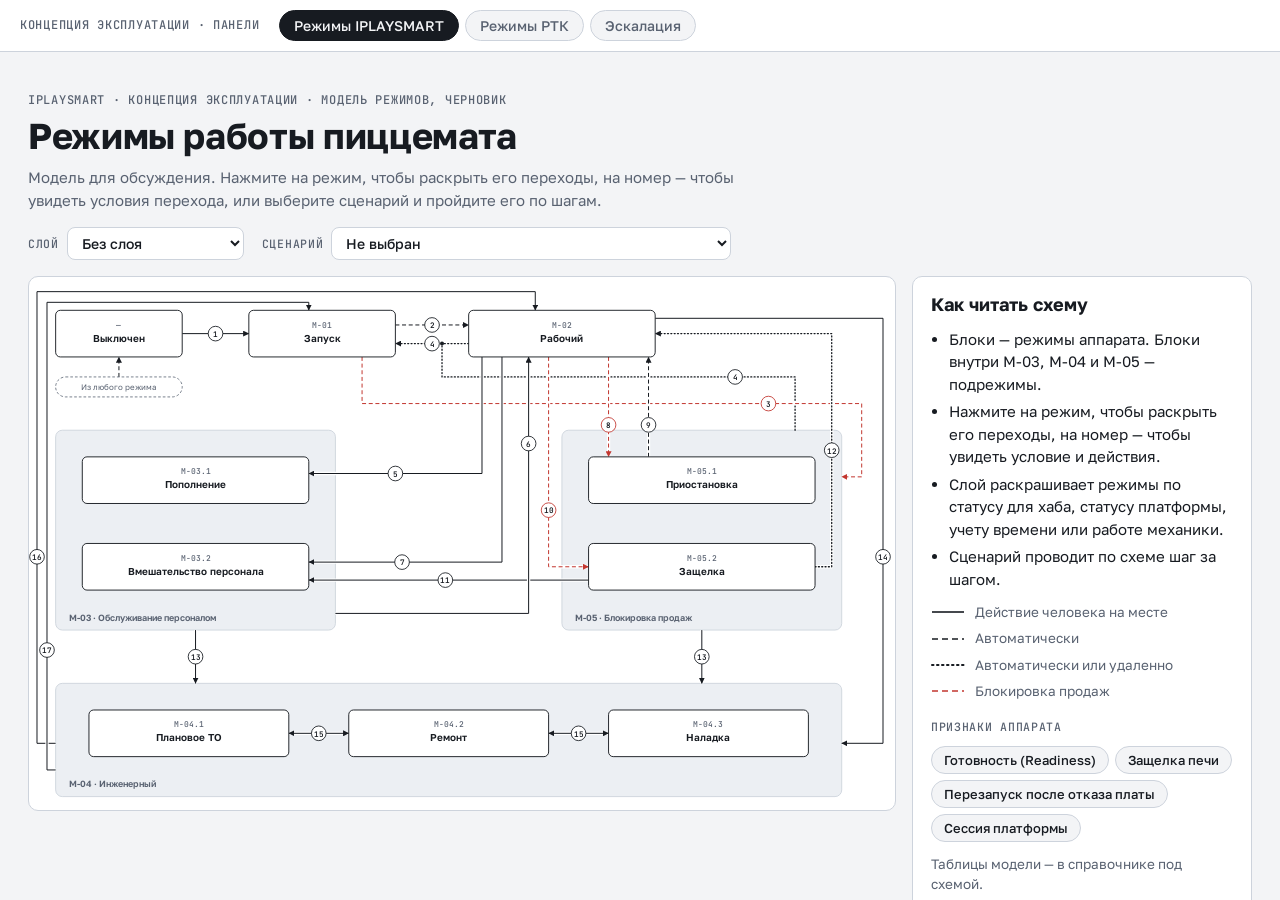
<file: index.html>
<!doctype html>
<html lang="ru">
<head>
<meta charset="utf-8">
<meta name="viewport" content="width=device-width, initial-scale=1">
<title>Концепция эксплуатации: панели</title>
<link rel="preconnect" href="https://fonts.googleapis.com">
<link rel="preconnect" href="https://fonts.gstatic.com" crossorigin>
<link rel="stylesheet" href="https://fonts.googleapis.com/css2?family=Golos+Text:wght@400;500;600;700&family=JetBrains+Mono:wght@400;500;600&display=swap">
<style>
:root{--bg:#f3f4f6;--surface:#ffffff;--fg:#171b21;--muted:#596271;--line:#cdd3dc;--sel:#e6eaf0;--font-body:"Golos Text",system-ui,-apple-system,"Segoe UI",Roboto,Arial,sans-serif;--font-mono:"JetBrains Mono",ui-monospace,Menlo,Consolas,monospace}
@media (prefers-color-scheme: dark){:root:not([data-theme="light"]){--bg:#111317;--surface:#191c21;--fg:#e6e9ed;--muted:#9aa3af;--line:#343a44;--sel:#232830;color-scheme:dark}}
:root[data-theme="dark"]{--bg:#111317;--surface:#191c21;--fg:#e6e9ed;--muted:#9aa3af;--line:#343a44;--sel:#232830;color-scheme:dark}
html,body{margin:0;height:100%}
body{background:var(--bg);color:var(--fg);font:15px/1.5 var(--font-body);display:flex;flex-direction:column}
.bar{display:flex;flex-wrap:wrap;align-items:center;gap:8px 20px;padding:10px 20px;background:var(--surface);border-bottom:1px solid var(--line)}
.bar .t{font:500 12px/1.4 var(--font-mono);letter-spacing:.06em;text-transform:uppercase;color:var(--muted)}
.tabs{display:flex;flex-wrap:wrap;gap:6px}
.tabs button{font:500 14px var(--font-body);padding:6px 14px;border:1px solid var(--line);border-radius:999px;background:var(--bg);color:var(--muted);cursor:pointer}
.tabs button[aria-selected="true"]{background:var(--fg);color:var(--bg);border-color:var(--fg)}
.tabs button:focus-visible{outline:2px solid var(--fg);outline-offset:2px}
main{flex:1;min-height:0;position:relative}
iframe{position:absolute;inset:0;width:100%;height:100%;border:0;background:var(--bg)}
[hidden]{display:none!important}
</style>
</head>
<body>
<div class="bar">
  <span class="t">Концепция эксплуатации · панели</span>
  <div class="tabs" role="tablist" aria-label="Панели">
    <button type="button" role="tab" data-p="ips" aria-selected="true">Режимы IPLAYSMART</button>
    <button type="button" role="tab" data-p="rtk" aria-selected="false">Режимы РТК</button>
    <button type="button" role="tab" data-p="esc" aria-selected="false">Эскалация</button>
  </div>
</div>
<main id="frames"></main>
<script type="application/json" id="pages">{"ips":"<!doctype html>\n<html lang=\"ru\">\n<head>\n<meta charset=\"utf-8\">\n<meta name=\"viewport\" content=\"width=device-width, initial-scale=1\">\n<title>Режимы пиццемата IPLAYSMART<\/title>\n<link rel=\"preconnect\" href=\"https://fonts.googleapis.com\">\n<link rel=\"preconnect\" href=\"https://fonts.gstatic.com\" crossorigin>\n<link rel=\"stylesheet\" href=\"https://fonts.googleapis.com/css2?family=Golos+Text:wght@400;500;600;700&family=JetBrains+Mono:wght@400;500;600&display=swap\">\n<style>/* Схема-лист: шапка с навигацией, панель управления, диаграмма во всю ширину, карточка выделения, справочные разделы */\n:root{\n  --bg:#f3f4f6; --surface:#ffffff; --fg:#171b21; --muted:#596271; --line:#cdd3dc; --comp:#eceff3; --sel:#e6eaf0;\n  --ok:#2e8049; --ok-bg:#e1f1e6;\n  --part:#a86e14; --part-bg:#f8edd4;\n  --pause:#3a66b8; --pause-bg:#e3ebfa;\n  --off:#b0413f; --off-bg:#f6e2e1;\n  --none:#768090; --none-bg:#e7eaee;\n  --danger:#c2362f;\n  --font-body:\"Golos Text\", system-ui, -apple-system, \"Segoe UI\", Roboto, Arial, sans-serif;\n  --font-mono:\"JetBrains Mono\", ui-monospace, SFMono-Regular, Menlo, Consolas, monospace;\n}\n@media (prefers-color-scheme: dark){\n  :root:not([data-theme=\"light\"]){\n    --bg:#111317; --surface:#191c21; --fg:#e6e9ed; --muted:#9aa3af; --line:#343a44; --comp:#15181c; --sel:#232830;\n    --ok:#5fbf80; --ok-bg:#15291c; --part:#e0a64a; --part-bg:#32260e; --pause:#80a7ee; --pause-bg:#172239;\n    --off:#e2797a; --off-bg:#361b1c; --none:#9aa3b0; --none-bg:#22262d; --danger:#ef6b63;\n    color-scheme:dark;\n  }\n}\n:root[data-theme=\"dark\"]{\n  --bg:#111317; --surface:#191c21; --fg:#e6e9ed; --muted:#9aa3af; --line:#343a44; --comp:#15181c; --sel:#232830;\n  --ok:#5fbf80; --ok-bg:#15291c; --part:#e0a64a; --part-bg:#32260e; --pause:#80a7ee; --pause-bg:#172239;\n  --off:#e2797a; --off-bg:#361b1c; --none:#9aa3b0; --none-bg:#22262d; --danger:#ef6b63;\n  color-scheme:dark;\n}\nbody{background:var(--bg);color:var(--fg);font:15px/1.5 var(--font-body)}\n.wrap{max-width:1300px;margin:0 auto;padding-inline:20px;padding-block:32px 56px;display:grid;gap:20px}\n.eyebrow{font:500 12px/1.4 var(--font-mono);letter-spacing:.06em;text-transform:uppercase;color:var(--muted)}\nh1{font-size:clamp(26px,3.4vw,36px);line-height:1.15;font-weight:700;letter-spacing:-.01em;margin:6px 0 10px;text-wrap:balance}\n.lead{max-width:72ch;margin:0;color:var(--muted)}\n.meta{display:flex;flex-wrap:wrap;gap:6px 18px;margin-top:12px;font:500 13px var(--font-mono)}\n.toc{display:flex;flex-wrap:wrap;gap:6px 8px;margin-top:16px}\n.toc a{font:500 13px var(--font-body);color:var(--fg);text-decoration:none;padding:5px 11px;border:1px solid var(--line);border-radius:999px;background:var(--surface)}\n.toc a:hover{background:var(--sel)}\n.toolbar{display:flex;flex-wrap:wrap;align-items:center;gap:12px 28px;scroll-margin-top:16px}\n.group{display:flex;flex-wrap:wrap;align-items:center;gap:8px 14px;min-width:0}\n.glabel,.d-cols h4,.kv dt,th{font:500 11.5px var(--font-mono);letter-spacing:.06em;text-transform:uppercase;color:var(--muted)}\n.seg{display:inline-flex;flex-wrap:wrap;border:1px solid var(--line);border-radius:8px;padding:2px;background:var(--surface)}\n.seg button{font:500 13.5px var(--font-body);padding:6px 12px;border:0;border-radius:6px;background:transparent;color:var(--muted);cursor:pointer}\n.seg button[aria-pressed=\"true\"]{background:var(--fg);color:var(--bg)}\n.seg button:focus-visible,.reset:focus-visible,.tlink:focus-visible,.goto:focus-visible,.toc a:focus-visible{outline:2px solid var(--fg);outline-offset:2px}\n.legend{display:flex;flex-wrap:wrap;gap:6px 14px;font-size:13px;color:var(--muted)}\n.legend span{display:inline-flex;align-items:center;gap:6px;white-space:nowrap}\n.sw{width:12px;height:12px;border-radius:3px;border:1.5px solid;display:inline-block}\n.lg line{stroke:var(--fg);stroke-width:1.6}\n.lg .dash{stroke-dasharray:6 4}\n.lg .dot{stroke-dasharray:1.5 3.5;stroke-linecap:round;stroke-width:2}\n.lg .danger{stroke:var(--danger);stroke-dasharray:6 4}\n.reset{font:500 13px var(--font-body);padding:6px 12px;border:1px solid var(--line);border-radius:8px;background:var(--surface);color:var(--fg);cursor:pointer}\n\nfigure.diagram{margin:0;background:var(--surface);border:1px solid var(--line);border-radius:10px;overflow:hidden}\n.scroll{overflow-x:auto}\n#sm{display:block;width:100%;min-width:980px;height:auto;color:var(--fg)}\nfigcaption{padding:10px 16px 14px;border-top:1px solid var(--line);font-size:13px;color:var(--muted)}\n#sm text{font-family:var(--font-body)}\n#sm .node rect{stroke-width:1.6}\n#sm .nid{font:500 11px var(--font-mono);fill:var(--muted);text-anchor:middle}\n#sm .nname{font-size:13.5px;font-weight:600;fill:var(--fg);text-anchor:middle}\n#sm .nstat{font-size:11px;font-weight:500;fill:var(--muted);text-anchor:middle}\n#sm .atitle{font-size:11.5px;font-weight:600;fill:var(--fg)}\n#sm .aval{font-size:11px;fill:var(--muted)}\n#sm .divl{stroke:var(--line);stroke-width:1}\n#sm .comp rect{fill:var(--comp);stroke:var(--line);stroke-width:1.3}\n#sm .ctitle{font-size:12.5px;font-weight:600;fill:var(--muted)}\n#sm .grp{fill:none;stroke:var(--muted);stroke-width:1.2;stroke-dasharray:4 3}\n#sm .pseudo rect{fill:var(--surface);stroke:var(--muted);stroke-width:1.2;stroke-dasharray:4 3}\n#sm .pseudo text{font-size:12px;fill:var(--muted);text-anchor:middle}\n#sm .tr path{fill:none;stroke-linejoin:round}\n#sm .tr path.halo{stroke:var(--surface);stroke-width:5}\n#sm .tr path.ln{stroke:var(--fg);stroke-width:1.5}\n#sm .tr.auto path.ln,#sm .tr.safety path.ln{stroke-dasharray:6 4}\n#sm .tr.remote path.ln{stroke-dasharray:1.5 3.5;stroke-linecap:round;stroke-width:2}\n#sm .tr.safety path.ln{stroke:var(--danger)}\n#sm .tr path.hit{stroke:transparent;stroke-width:14}\n#sm .junc{fill:var(--fg)}\n#sm .badge circle{fill:var(--surface);stroke:var(--fg);stroke-width:1.3}\n#sm .tr.safety .badge circle{stroke:var(--danger)}\n#sm .badge text{font:600 10.5px var(--font-mono);fill:var(--fg);text-anchor:middle;dominant-baseline:central}\n#sm .mk-fg{fill:var(--fg)}\n#sm .mk-danger{fill:var(--danger)}\n#sm .node,#sm .badge,#sm .pseudo,#sm .tr{cursor:pointer}\n#sm .node:focus,#sm .badge:focus,#sm .pseudo:focus{outline:none}\n#sm .node:focus-visible rect{stroke-width:3.2}\n#sm .badge:focus-visible circle{stroke-width:2.8}\n#sm .node,#sm .tr,#sm .pseudo,#sm .grp{transition:opacity .15s}\n#sm.has-sel .node:not(.on),#sm.has-sel .tr:not(.on),#sm.has-sel .pseudo:not(.on){opacity:.15}\n#sm.has-sel .comp:not(.on){opacity:.5}\n#sm .tr.on path.ln{stroke-width:2.6}\n#sm .tr.on .badge circle{stroke-width:2.2}\n#sm .node.cur rect{stroke-width:3.2}\n\n.detail{background:var(--surface);border:1px solid var(--line);border-radius:10px;padding:18px 20px;display:grid;gap:14px;min-width:0}\n.detail .hint{margin:0;color:var(--muted)}\n.d-head{display:flex;flex-wrap:wrap;align-items:baseline;gap:4px 12px}\n.d-id{font:600 13px var(--font-mono);color:var(--muted)}\n.d-head h3{margin:0;font-size:20px;line-height:1.25;font-weight:700;text-wrap:balance}\n.d-desc{margin:0;max-width:75ch}\n.chips{display:flex;flex-wrap:wrap;gap:8px}\n.chip{display:inline-flex;align-items:center;gap:8px;padding:4px 10px;border:1px solid var(--line);border-radius:999px;font-size:13px;background:var(--bg);max-width:100%}\n.chip b{font-weight:500;color:var(--muted);white-space:nowrap}\n.st{display:inline-flex;align-items:center;gap:7px}\n.st i{width:9px;height:9px;border-radius:50%;display:inline-block;flex:none}\n.d-cols{display:grid;grid-template-columns:repeat(auto-fit,minmax(280px,1fr));gap:14px 28px}\n.d-cols h4{margin:0 0 6px}\n.d-cols ul{list-style:none;margin:0;padding:0;display:grid;gap:4px}\n.tlink{display:grid;grid-template-columns:34px 1fr;gap:0 10px;width:100%;text-align:left;padding:6px 8px;border:0;border-radius:6px;background:transparent;color:var(--fg);font:inherit;cursor:pointer}\n.tlink:hover{background:var(--sel)}\n.tn{grid-row:span 2;font:600 11px var(--font-mono);display:inline-grid;place-items:center;width:28px;height:28px;border:1.3px solid var(--fg);border-radius:50%;align-self:start}\n.tlink.safety .tn{border-color:var(--danger)}\n.tlink span:not(.tn){font-size:14px;font-weight:500}\n.tlink small{font-size:13px;color:var(--muted)}\n.empty,.note{font-size:13.5px;color:var(--muted)}\n.note{margin:0;max-width:85ch}\n.kv{display:grid;grid-template-columns:max-content minmax(0,1fr);gap:8px 18px;margin:0}\n.kv dt{line-height:1.9}\n.kv dd{margin:0}\n.goto{display:inline-flex;align-items:center;gap:8px;padding:5px 12px;border:1px solid var(--line);border-radius:999px;background:var(--bg);color:var(--fg);font:500 13px var(--font-body);cursor:pointer}\n.goto:hover{background:var(--sel)}\n.goto code{font:600 12px var(--font-mono);color:var(--muted)}\n.rc{list-style:none;margin:0;padding:0;display:grid;gap:4px;font-size:14px}\n.rc i{font-style:normal;color:var(--muted)}\n\n.sec{display:grid;gap:10px;scroll-margin-top:16px;min-width:0}\n.sec h2{font-size:18px;font-weight:700;margin:8px 0 0}\n.sec h3{font-size:14.5px;font-weight:600;margin:6px 0 0}\n.sec p{margin:0;max-width:80ch}\n.card{background:var(--surface);border:1px solid var(--line);border-radius:10px;padding:16px 20px;display:grid;gap:10px;min-width:0}\n.cols2{display:grid;grid-template-columns:repeat(auto-fit,minmax(300px,1fr));gap:12px 32px}\n.plain,.steps{margin:0;padding-left:20px;display:grid;gap:4px}\n.tscroll{overflow-x:auto;background:var(--surface);border:1px solid var(--line);border-radius:10px}\ntable{width:100%;min-width:820px;border-collapse:collapse;font-size:14px}\ntable.wide{min-width:1120px}\nth{text-align:left;padding:10px 12px;border-bottom:1px solid var(--line);background:var(--surface);white-space:nowrap}\ntd{padding:9px 12px;border-bottom:1px solid var(--line);vertical-align:top}\ntbody tr:last-child td{border-bottom:0}\ntbody tr[data-s],tbody tr[data-t]{cursor:pointer}\ntbody tr[data-s]:hover td,tbody tr[data-t]:hover td,tbody tr.sel td{background:var(--sel)}\ntbody tr.sel td:first-child{box-shadow:inset 3px 0 0 var(--fg)}\ntbody tr:focus-visible{outline:2px solid var(--fg);outline-offset:-2px}\ntd.id{font:500 13px var(--font-mono);white-space:nowrap;font-variant-numeric:tabular-nums}\ntr.sub td.id{padding-left:28px;color:var(--muted)}\ntr.parent td:nth-child(2){font-weight:600}\ntd.path{white-space:nowrap;font-weight:500}\ntable.matrix{min-width:1080px}\n.matrix th.m{text-align:center;white-space:normal;min-width:96px}\n.matrix th.m small{display:block;font:400 11px var(--font-body);letter-spacing:0;text-transform:none;color:var(--muted)}\n.matrix td.c{text-align:center;vertical-align:middle;padding:6px}\n.cell{display:inline-flex;flex-direction:column;align-items:center;gap:2px;min-width:62px;padding:4px 6px;border-radius:6px;font-size:12.5px;font-weight:600;line-height:1.25}\n.cell small{font-weight:400;font-size:11px;max-width:112px}\n.c-y{background:var(--ok-bg);color:var(--ok)}\n.c-c{background:var(--part-bg);color:var(--part)}\n.c-n{color:var(--muted);font-weight:500}\n.c-u{border:1px dashed var(--muted);color:var(--muted);font-weight:500}\ntd.cmd{font-weight:600;min-width:200px}\ntd.cmd small{display:block;font:500 11.5px var(--font-mono);color:var(--muted);margin-top:3px}\ntd.cmd span{display:block;font-weight:400;font-size:12.5px;color:var(--muted);margin-top:2px}\n.mlegend{display:flex;flex-wrap:wrap;gap:8px 14px;align-items:center;font-size:13px;color:var(--muted)}\nfooter{font-size:13px;color:var(--muted);max-width:80ch}\n@media (prefers-reduced-motion: reduce){#sm .node,#sm .tr,#sm .pseudo,#sm .grp{transition:none}}\n:root{--shadow:0 10px 30px rgba(20,24,31,.16)}\n@media (prefers-color-scheme: dark){:root:not([data-theme=\"light\"]){--shadow:0 10px 30px rgba(0,0,0,.55)}}\n:root[data-theme=\"dark\"]{--shadow:0 10px 30px rgba(0,0,0,.55)}\n#tm{min-width:1340px}\n.ref{font:500 .9em var(--font-mono);color:inherit;background:none;border:0;border-bottom:1px dotted currentColor;padding:0;margin:0;cursor:pointer;line-height:inherit}\n.ref:hover{color:var(--pause)}\n.ref:focus-visible,.rc-x:focus-visible,#sm .fl:focus-visible rect{outline:2px solid var(--fg);outline-offset:2px}\n.refcard{position:fixed;left:16px;right:16px;bottom:calc(16px + env(safe-area-inset-bottom, 0px));z-index:10;max-width:640px;margin-inline:auto;background:var(--surface);border:1px solid var(--line);border-radius:12px;box-shadow:var(--shadow);padding:14px 16px;display:grid;gap:8px;max-height:55vh;overflow:auto}\n.rc-head{display:flex;align-items:baseline;gap:10px}\n.rc-head code{font:600 13px var(--font-mono)}\n.rc-head span{font-size:12.5px;color:var(--muted);flex:1;min-width:0}\n.rc-x{border:0;background:none;color:var(--muted);font-size:22px;line-height:1;cursor:pointer;padding:0 4px}\n.refcard p{margin:0;font-size:14px}\n.rc-st{font-size:12.5px;color:var(--muted)}\ntr.x td{color:var(--muted)}\ntr.x td:not(:first-child){font-style:italic}\n.dchip{display:inline-block;padding:2px 9px;border-radius:999px;font-size:12.5px;font-weight:600;white-space:nowrap}\n.d-ok{background:var(--ok-bg);color:var(--ok)}\n.d-none{background:var(--none-bg);color:var(--none)}\n.d-part{background:var(--part-bg);color:var(--part)}\n.d-pause{background:var(--pause-bg);color:var(--pause)}\n.steps li,.plain li{max-width:85ch}\n.detail ol{margin:0;padding-left:20px;display:grid;gap:3px}\n#sm .fbox{fill:var(--surface);stroke:var(--line);stroke-width:1.2}\n#sm .fl rect{fill:var(--bg);stroke:var(--muted);stroke-width:1}\n#sm .fl text{font-size:11.5px;fill:var(--fg)}\n#sm .fl{cursor:pointer;transition:opacity .15s}\n#sm .fl:focus{outline:none}\n#sm .fl.cur rect{stroke:var(--fg);stroke-width:2}\n#sm.has-sel .fl:not(.on){opacity:.35}\n@media (prefers-reduced-motion: reduce){#sm .fl{transition:none}}\n[hidden]{display:none!important}\n.wrap{max-width:1480px;gap:16px}\nheader .lead{max-width:80ch}\n.controls{display:flex;flex-wrap:wrap;align-items:center;gap:10px 18px}\n.wrap > *{min-width:0}\n.ctl{display:inline-flex;align-items:center;gap:8px;max-width:100%;min-width:0;font:500 11.5px var(--font-mono);letter-spacing:.06em;text-transform:uppercase;color:var(--muted)}\n.ctl select{min-width:0;flex:0 1 auto;font:500 14px var(--font-body);letter-spacing:0;text-transform:none;color:var(--fg);background:var(--surface);border:1px solid var(--line);border-radius:8px;padding:6px 10px;max-width:100%}\n.ctl select:focus-visible{outline:2px solid var(--fg);outline-offset:2px}\n.main{display:grid;grid-template-columns:minmax(0,1fr);gap:16px;align-items:start}\n.side{background:var(--surface);border:1px solid var(--line);border-radius:10px;padding:16px 18px;display:grid;gap:12px;min-width:0;align-content:start}\n@media (min-width:1200px){\n  .main{grid-template-columns:minmax(0,1fr) 340px}\n  .side{position:sticky;top:calc(12px + env(safe-area-inset-top, 0px));max-height:calc(100vh - 24px);overflow:auto}\n}\n.side h3{margin:0;font-size:18px;line-height:1.25;font-weight:700;text-wrap:balance}\n.side p{margin:0}\n.side ul,.side ol{margin:0;padding-left:18px;display:grid;gap:5px}\n.side .kv{grid-template-columns:minmax(0,1fr);gap:2px 0}\n.side .kv dt{line-height:1.4;margin-top:8px}\n.side .kv dd{font-size:14px}\n.side .d-cols{grid-template-columns:minmax(0,1fr)}\n.crumb{font:500 12px var(--font-mono);color:var(--muted)}\n.back{justify-self:start;font:500 13px var(--font-body);padding:5px 10px;border:1px solid var(--line);border-radius:8px;background:var(--bg);color:var(--fg);cursor:pointer}\n.nav{display:flex;flex-wrap:wrap;gap:8px;align-items:center}\n.nav button{font:500 13.5px var(--font-body);padding:7px 14px;border:1px solid var(--line);border-radius:8px;background:var(--bg);color:var(--fg);cursor:pointer}\n.nav button.primary{background:var(--fg);color:var(--bg);border-color:var(--fg)}\n.nav button:disabled{opacity:.4;cursor:default}\n.nav .step{font:500 12px var(--font-mono);color:var(--muted);margin-left:auto}\n.back:focus-visible,.nav button:focus-visible,.tabs button:focus-visible,.refblock summary:focus-visible{outline:2px solid var(--fg);outline-offset:2px}\n.attrs{display:grid;gap:6px;margin:0;padding:10px 12px;background:var(--bg);border-radius:8px;font-size:13.5px}\n.attrs b{font-weight:600}\n.lgline{display:grid;grid-template-columns:34px 1fr;gap:6px 10px;align-items:center;font-size:13.5px;color:var(--muted)}\n.lgline svg line{stroke:var(--fg);stroke-width:1.6}\n.lgline .cyc{stroke-width:3}\n.lgline .thin{stroke:var(--muted);stroke-width:1.4}\n.lgline .dash{stroke-dasharray:6 4}\n.lgline .dot{stroke-dasharray:1.5 3.5;stroke-linecap:round;stroke-width:2}\n.lgline .danger{stroke:var(--danger);stroke-dasharray:6 4}\n#legend:empty{display:none}\n\n#sm{min-width:900px}\n@media (min-width:1200px){#sm{min-width:0}}\n#sm .nid{font-size:12px}\n#sm .nname{font-size:15px}\n#sm .nstat{font-size:12px}\n#sm .ctitle{font-size:13.5px}\n#sm .badge text{font-size:11.5px}\n#sm.v-ov #g-dt{display:none}\n#sm.v-dt #g-ov{display:none}\n#sm:not(.l-safety) #g-flags{display:none}\n#sm.l-none .node.atom rect{fill:var(--surface);stroke:var(--fg);stroke-width:1.4}\n#sm.v-ov.l-none .node.sub rect{fill:transparent;stroke:var(--muted);stroke-dasharray:4 3;stroke-width:1.2}\n#sm.v-ov.l-none .node.sub text{fill:var(--muted)}\n#sm .ag path{fill:none;stroke-linejoin:round}\n#sm .ag path.halo{stroke:var(--surface);stroke-width:6}\n#sm .ag path.ln{stroke:var(--muted);stroke-width:1.4}\n#sm .ag.cycle path.ln{stroke:var(--fg);stroke-width:2.8}\n#sm .ag.safety path.ln{stroke:var(--danger);stroke-dasharray:6 4}\n#sm .ag.remote path.ln{stroke-dasharray:1.5 3.5;stroke-linecap:round;stroke-width:2}\n#sm .ag path.hit{stroke:transparent;stroke-width:16}\n#sm .ag{cursor:pointer;transition:opacity .15s}\n#sm .ag:focus{outline:none}\n#sm .ag:focus-visible path.ln{stroke-width:4}\n#sm .pill rect{fill:var(--surface);stroke:var(--muted);stroke-width:1.2}\n#sm .pill text{font:600 11.5px var(--font-mono);fill:var(--muted);text-anchor:middle;dominant-baseline:central}\n#sm .mk-muted{fill:var(--muted)}\n#sm.has-sel .ag:not(.on){opacity:.15}\n#sm .ag.on path.ln{stroke-width:3.2}\n#sm.has-sel .tr.trail{opacity:.5}\n#sm.has-sel .node.trail{opacity:.65}\n@media (prefers-reduced-motion: reduce){#sm .ag{transition:none}}\n\n.refblock{background:var(--surface);border:1px solid var(--line);border-radius:10px;padding:0 18px}\n.refblock summary{cursor:pointer;padding:14px 0;font-weight:700;font-size:16px}\n.refblock summary span{font-weight:400;font-size:13.5px;color:var(--muted);margin-left:8px}\n.refblock[open]{padding-bottom:18px}\n.tabs{display:flex;flex-wrap:wrap;gap:6px;margin-bottom:14px}\n.tabs button{font:500 13.5px var(--font-body);padding:6px 12px;border:1px solid var(--line);border-radius:999px;background:var(--bg);color:var(--muted);cursor:pointer}\n.tabs button[aria-selected=\"true\"]{background:var(--fg);color:var(--bg);border-color:var(--fg)}\n.tabp{display:grid;gap:10px;min-width:0}\n.pillsample{justify-self:start;font:600 11.5px var(--font-mono);color:var(--muted);border:1.2px solid var(--muted);border-radius:10px;padding:0 7px;line-height:18px}\n.rsec{display:grid;gap:10px;min-width:0}\n.rsec + .rsec{margin-top:10px}\n.rsec h3{margin:4px 0 0;font-size:16px;font-weight:700}\n.card p{margin:0;max-width:85ch}\n.dg{display:inline-block;margin-left:4px;padding:0 7px;border-radius:999px;font-size:11.5px;font-weight:600;line-height:18px;background:var(--off-bg);color:var(--off);white-space:nowrap}\ntable.matrix{min-width:1220px}\ntd.dz{font-size:13px;min-width:150px}\n.side h4{margin:6px 0 0;font:500 11.5px var(--font-mono);letter-spacing:.06em;text-transform:uppercase;color:var(--muted)}\n\n.side .chips{gap:6px}\n.pnav{display:flex;flex-wrap:wrap;gap:6px;margin-top:14px}\n.pnav a,.pnav span{font:500 13px var(--font-body);padding:5px 12px;border:1px solid var(--line);border-radius:999px;color:var(--fg);text-decoration:none;background:var(--surface)}\n.pnav span{background:var(--fg);color:var(--bg);border-color:var(--fg)}\n.pnav a:hover{background:var(--sel)}\n\n#sm .tr.lock path.ln{stroke:var(--danger);stroke-dasharray:6 4}\n#sm .tr.lock .badge circle{stroke:var(--danger)}\n#sm .node.comp rect{fill:var(--comp);stroke:var(--line)}\n#sm .node.comp.on rect{stroke:var(--muted)}\n#sm .junc{fill:var(--fg)}\n.scheme-only header,.scheme-only .controls,.scheme-only .side,.scheme-only .refblock,.scheme-only footer{display:none}\n.scheme-only .wrap{padding:0;max-width:none}\n.scheme-only .main{display:block}\n.scheme-only figure.diagram{border:0;border-radius:0}\n.scheme-only #sm{min-width:0}\n<\/style>\n<\/head>\n<body>\n<div class=\"wrap\">\n  <header>\n    <div class=\"eyebrow\">IPLAYSMART · Концепция эксплуатации · модель режимов, черновик<\/div>\n    <h1>Режимы работы пиццемата<\/h1>\n    <p class=\"lead\">Модель для обсуждения. Нажмите на режим, чтобы раскрыть его переходы, на номер — чтобы увидеть условия перехода, или выберите сценарий и пройдите его по шагам.<\/p>  <\/header>\n\n  <div class=\"controls\">\n    <label class=\"ctl\" for=\"layer\">Слой\n      <select id=\"layer\">\n        <option value=\"none\">Без слоя<\/option>\n        <option value=\"hub\">Статус для хаба<\/option>\n        <option value=\"plat\">Статус платформы<\/option>\n        <option value=\"time\">Учет времени<\/option>\n        <option value=\"motion\">Механика и нагрев<\/option>\n      <\/select>\n    <\/label>\n    <label class=\"ctl\" for=\"scen\">Сценарий\n      <select id=\"scen\"><option value=\"\">Не выбран<\/option><\/select>\n    <\/label>\n    <div class=\"legend\" id=\"legend\"><\/div>\n  <\/div>\n\n  <div class=\"main\">\n    <figure class=\"diagram\" id=\"fig\">\n      <div class=\"scroll\">\n        <svg id=\"sm\" viewBox=\"0 0 1300 800\" role=\"group\" aria-label=\"Схема режимов пиццемата: режимы, подрежимы и переходы\"><\/svg>\n      <\/div>\n    <\/figure>\n    <aside class=\"side\" id=\"card\" aria-live=\"polite\"><\/aside>\n  <\/div>\n\n  <details class=\"refblock\" id=\"ref\">\n    <summary>Справочник модели<span>принципы, режимы, переходы, причины отказа, отказы, команды, заказ, параметры, решения, вопросы<\/span><\/summary>\n    <div class=\"tabs\" role=\"tablist\" aria-label=\"Разделы справочника\" id=\"tabs\"><\/div>\n    <div id=\"tabps\"><\/div>\n  <\/details>\n\n  <footer>Панель построена из той же модели, что и документ «IPS_ Концепция эксплуатации» (model/ips-model.js). Факты — по агенту 2.2.25, ЧТЗ v1.1, ICD-IPSM rev01 и документам изготовителя. Пометка «Требует обсуждения» означает предложение, не утвержденное владельцем продукта.<\/footer>\n<\/div>\n<script>\nconst M = {\"meta\":{\"title\":\"Концепция эксплуатации\",\"object\":\"вендинговый аппарат разогрева пиццы IPLAYSMART\",\"code\":\"ConOps-IPSM\",\"org\":\"ООО «Кибершеф». Москва, 2026\",\"rev\":\"00\",\"date\":\"03.11.2026\",\"status\":\"Черновик\",\"basis\":\"Агент шлюза 2.2.25 на обоих аппаратах, Android-приложение изготовителя 1.1.66\"},\"intro\":{\"background\":[\"Пиццемат IPLAYSMART (вендинговый аппарат разогрева пиццы 5-го поколения, изготовитель Guangzhou iPlaySmart Technology) продает замороженную пиццу, разогревает ее и выдает покупателю в окно выдачи. Аппарат работает в Контуре зоны кафетерия магазина «ВкусВилл»: заказ и оплата проходят на кассе самообслуживания (КСО) Контура, хаб интеграции передает аппарату оплаченный заказ.\",\"Аппарат — покупное готовое изделие. Штатное Android-приложение изготовителя (Aiwan, com.aiwan.automat) управляет платой готовки и связано с облаком изготовителя. Интегратор встроил в приложение шлюз (агент): локальный REST-интерфейс для хаба, локальный MQTT для подрядчика хаба и канал в систему мониторинга RB Monitoring. Механику, нагрев и холодильник аппарата интегратор не меняет.\",\"Документ описывает эксплуатацию аппарата в Контуре: режимы, роли, переходы, сценарии штатной и нештатной работы. Устройство шлюза и форматы обмена описаны в ICD-IPSM и ЧТЗ интеграции, документ ссылается на них и не повторяет их.\",\"Описано состояние на пилоте (две точки) и целевое решение. Отличия этапов приведены в приложении Г. Положения с пометкой «Требует обсуждения» — предложения, они не подтверждены владельцем продукта.\"],\"kpi\":[[\"Показатель\",\"Значение\"],[\"Пропускная способность\",\"Ограничена одной печью: пиццы готовятся по одной. Время цикла задает программа разогрева товара (по продукт-листу этапа 1 — 260 °C, 130 с) плюс перемещения. Целевое значение не определено\"],[\"Коэффициент эксплуатационной готовности\",\"Не определено. Измеряется по времени в M-02 с открытым приемом в часы работы точки (раздел 2.4, приложение Е.2)\"],[\"Доля заказов без итога\",\"Цель — ноль заказов в статусе «ожидание» дольше 15 мин. Обеспечено агентом с 2.2.20 (приложение Е.6)\"],[\"Время реакции на блокировку\",\"Не определено. Защелку печи снимает человек после осмотра (раздел 2.4)\"],[\"Конфигурация\",\"Единая для всех точек: одна сборка APK с агентом, один формат обмена с хабом\"]],\"assumptions\":[\"Аппарат стоит в торговом зале с поддерживаемым климатом. Изготовитель допускает установку внутри и снаружи помещения, без дождя и прямого солнца, с зазором не менее 30 см за задней стенкой для отвода тепла.\",\"Магазин дает электропитание 220 В с заземлением (номинальная мощность по руководству — 8,7 кВт), сетевое подключение (Ethernet или LTE-модем) и место для пополнения.\",\"Оплата и фискализация выполняются в Контуре на КСО. Хаб передает аппарату только оплаченные заказы. Возврат денег по невыданной позиции выполняет Контур по итогу, который сообщил аппарат.\",\"Пиццы поступают замороженными в коробках 12″ и хранятся в холодильной камере аппарата в ячейках, сгруппированных по видам. Пополняет и отмечает ячейки сотрудник магазина.\",\"Аппарат и КСО находятся в одном сегменте локальной сети точки. Хаб обращается к аппарату по LAN, без облака изготовителя.\",\"Мониторинг ведет диспетчер в RB Monitoring. Удаленный доступ инженера — через ADB-туннель через VPS интегратора.\",\"Ремонт механики, печи и холодильника выполняет сервисный инженер. Запасные части — по перечню изнашиваемых деталей изготовителя.\"],\"limits\":[\"Кнопки аварийного останова нет. Чтобы остановить аппарат немедленно, его обесточивают (акт приемки от 30.07.2026).\",\"Датчика «пицца в печи» нет. После невыданной позиции аппарат не знает, осталась ли пицца в камере, поэтому ставит защелку печи до осмотра человеком.\",\"Датчиков улицы, испарителя и влажности нет. Аппарат сообщает только температуру холодильной камеры и печи.\",\"Вход в сервисное меню защищен служебным кодом изготовителя. Персонал и инженер программно не различаются.\",\"Плата готовки управляется только через приложение изготовителя по последовательному порту. Интегратор не меняет прошивку платы и форматы JSON подрядчика хаба.\",\"Второй вход в облако изготовителя от имени аппарата запрещен: он вытесняет сессию аппарата.\"],\"modules\":[[\"Узел\",\"Назначение\"],[\"Холодильная камера\",\"Хранение замороженной пиццы в ячейках (на экране пополнения — 01…67), группы ячеек по видам пиццы. Режимы охлаждения или заморозки, оттаивание по таймеру, УФ-обеззараживание\"],[\"Тележка и лоток ячеек\",\"Извлекают коробку из ячейки и через дверцу холодильника подают ее в печь\"],[\"Печь\",\"Разогрев: нагревательные элементы, СВЧ или оба способа. Поддон с подъемом, вилка, поворотный стол. Программа разогрева задается на товар\"],[\"Окно выдачи\",\"Автоматическая дверь с фотоэлементом защиты от прищемления\"],[\"Компьютер аппарата\",\"Android 7.1.2 (rk3288), сенсорный экран, приложение изготовителя с агентом интегратора, Termux (локальный брокер MQTT, ADB-туннель)\"],[\"Плата готовки\",\"Управляет механикой и нагревом, отвечает на опрос статуса и сообщает температуры\"]],\"customer\":[\"Покупатель выбирает пиццу на КСО, оплачивает заказ (СБП, банковская карта, приложение ВкусВилл), получает чек и номер заказа.\",\"Хаб передает аппарату оплаченный заказ (POST /v1/vend). Аппарат принимает заказ и ставит позиции в очередь платы.\",\"Плата извлекает коробку из ячейки, разогревает пиццу и выдает ее в окно. На КСО покупатель видит «Заказ готов».\",\"Покупатель забирает пиццу из окна выдачи. Кнопка «Следующий заказ» на КСО освобождает кассу.\",\"Если позиция не выдана, аппарат сообщает итог «не выдан» с причиной. Возврат денег выполняет Контур.\"],\"externals\":[[\"Внешняя система\",\"Взаимодействие с аппаратом\"],[\"Хаб интеграции Контура (через КСО)\",\"Передает оплаченные заказы (REST :8787), получает перечень ячеек и остатки, итоги позиций, хартбит и ошибки (MQTT :1883). Интерфейс IF-27, документ ICD-IPSM\"],[\"RB Monitoring (диспетчеризация)\",\"Получает статус аппарата, температуры, фазы заказов и ошибки по MQTTS с клиентским сертификатом. Передает команды: опрос, остатки, перезагрузка, ADB-туннель, обновление агента\"],[\"Облако изготовителя Aiwan\",\"Учет заказов и ячеек изготовителя. Обмен ведет только приложение аппарата. Хаб и диспетчер к облаку не обращаются\"],[\"Репозиторий релизов агента\",\"Источник пакета обновления (OTA) агента\"],[\"VPS интегратора\",\"Обратный ADB-туннель для удаленной диагностики и установки\"],[\"Инженерная инфраструктура магазина\",\"Электропитание, сеть, размещение\"]]},\"needs\":[[\"Заинтересованная сторона\",\"Ожидание от аппарата\"],[\"Бизнес\",\"Продажа горячей пиццы без персонала у аппарата, предсказуемая выручка\"],[\"Покупатель\",\"Горячая пицца за несколько минут после оплаты. Если пицца не выдана — честный итог и возврат денег\"],[\"Сотрудник магазина\",\"Пополнение по понятной инструкции за несколько минут, без инженерной квалификации\"],[\"Диспетчер\",\"Видеть, доступен ли аппарат и почему нет, получать события о невыдаче и блокировках, восстанавливать работу удаленно, где это безопасно\"],[\"Подрядчик хаба\",\"Стабильный контракт REST и MQTT, однозначный итог каждой позиции\"],[\"Сервисный инженер\",\"Диагностика по журналам и дампам обмена с платой без выезда, ремонт механики на месте\"],[\"Интегратор (разработчик агента)\",\"Обновление агента удаленно, без потери настроек и сертификатов, с откатом через ADB\"]],\"functions\":[[\"Функция\",\"Что делает аппарат\"],[\"Прием заказов\",\"Принимает от хаба оплаченный заказ, проверяет готовность и остаток, ставит позиции в очередь платы. Отказывает с причиной (409, 503), если принять нельзя\"],[\"Хранение\",\"Держит пиццу в холодильной камере, ведет остатки ячеек по отметкам персонала, останавливает продажу при превышении температуры\"],[\"Приготовление и выдача\",\"Подает коробку в печь, разогревает по программе товара, выдает в окно\"],[\"Учет итога\",\"Ведет журнал заказов, сообщает итог каждой позиции: выдан, частично, не выдан, не подтвержден\"],[\"Защита от повторной готовки\",\"Ставит защелку печи после невыданной позиции, пока человек не проверит камеру\"],[\"Самовосстановление\",\"Перезапускает приложение, если плата не приняла задачу готовки, и передает дело инженеру при повторе\"],[\"Мониторинг\",\"Публикует хартбит, температуры, фазы заказов и ошибки на платформу и в локальный MQTT\"],[\"Удаленное обслуживание\",\"Выполняет команды платформы из белого списка, принимает обновление агента, открывает ADB-туннель\"]],\"roles\":[[\"Роль\",\"Что делает с аппаратом\"],[\"Покупатель\",\"Оплачивает заказ на КСО, забирает пиццу из окна выдачи\"],[\"Сотрудник магазина\",\"Пополняет ячейки и отмечает их в сервисном меню. По вызову диспетчера осматривает печь и окно выдачи, извлекает оставшуюся пиццу, сообщает «камера пуста». Не пользуется тестовым окном\"],[\"Диспетчер\",\"Следит за аппаратами в RB Monitoring, отдает удаленные команды, снимает защелку печи после подтверждения человека на месте, вызывает инженера\"],[\"Сервисный инженер\",\"ТО, ремонт и наладка на месте: тестовое окно, позиционирование ячеек, программы разогрева, устранение замятий\"],[\"Инженер-интегратор\",\"Выпускает агент, диагностирует по журналам и дампам удаленно, устанавливает APK\"],[\"Технолог\",\"Задает товар, время и температуру разогрева. С аппаратом напрямую не работает\"],[\"Изготовитель\",\"Гарантия и поддержка механики, печи, холодильника и приложения\"]],\"hmi\":[[\"Кто\",\"Средство\",\"Назначение\"],[\"Покупатель\",\"КСО Контура\",\"Выбор, оплата, номер заказа, «Заказ готов»\"],[\"Покупатель\",\"Окно выдачи\",\"Получение пиццы\"],[\"Покупатель\",\"Экран аппарата\",\"Состояние аппарата и выдачи. Продажа с экрана аппарата в Контуре не используется\"],[\"Сотрудник, инженер\",\"Ключ дверей аппарата\",\"Доступ к холодильной камере и узлам\"],[\"Сотрудник, инженер\",\"Сервисное меню (служебный код)\",\"Отметка ячеек, сброс ошибок, журнал отказов, пауза, перезапуск. Тестовое окно — только инженер\"],[\"Диспетчер\",\"RB Monitoring\",\"Статус, температуры, события, команды\"],[\"Инженер-интегратор\",\"ADB-туннель, локальный REST\",\"Журналы, дампы, снятие защелки, установка APK\"]],\"principles\":[\"Режим выделяется, если он отличается от соседних хотя бы одним из пяти признаков и это отличие можно проверить: прием заказов, механика и нагрев, кто внутри аппарата, статус для хаба, учет времени.\",\"Подрежим наследует свойства режима и добавляет свои. Подрежимы одного режима взаимоисключающие.\",\"Типовой день проходит так: M-02 → M-03.1 → M-02. Аппарат включен круглосуточно, потому что холодильная камера хранит товар. Работа вне часов точки требует обсуждения (В-01).\",\"Готовность к заказу определяется одним правилом Readiness: плата отвечала на опрос не более 30 с назад, статус платы не 7, защелки печи нет. То же значение получают хаб (/health, iplaysmart/status) и платформа.\",\"В RB Monitoring признак online означает живую сессию MQTTS, а не готовность. Готовность смотрят в /health. Два «онлайна» не смешивают.\",\"Защелка печи снимается только после того, как человек на месте подтвердил, что камера пуста. Перезапуск, перезагрузка и обновление защелку не снимают.\",\"Пока открыто сервисное меню, приложение закрывает порт платы. Сервисное меню и тестовое окно не открывают, пока в очереди есть заказ.\",\"Заказ не висит без итога: позиция без событий платы закрывается по таймауту с причиной (приложение Е.6).\",\"Агент не готовит пиццу сам. Готовка начинается только по оплаченному заказу хаба или по команде инженера в тестовом окне.\",\"Опасные удаленные команды выполняются только при пустой очереди и только из режима, указанного в приложении Е.5.\"],\"modes\":[{\"id\":\"OFF\",\"disp\":\"—\",\"name\":\"Выключен\",\"purpose\":\"Монтаж, перевозка, пропадание сети, остановка вместо аварийного останова\",\"accept\":\"Нет\",\"motion\":\"Обесточены. Холодильная камера не охлаждает\",\"person\":\"По процедуре\",\"hub\":\"Нет связи: соединение с :8787 отклонено или таймаут\",\"plat\":\"online:false по Will\",\"time\":\"В часы работы точки — организационный простой, иначе не учитывается\"},{\"id\":\"M-01\",\"disp\":\"M-01\",\"name\":\"Запуск\",\"purpose\":\"Загрузка Android, автозапуск брокера и туннеля, старт приложения и агента, выход на главный экран, возобновление опроса платы, прогрев печи\",\"accept\":\"Нет\",\"motion\":\"Самопроверка изготовителя, прогрев печи\",\"person\":\"Никого\",\"hub\":\"Нет связи, затем /health online:false\",\"plat\":\"online:false до сессии MQTTS\",\"time\":\"Как у режима, из которого выполнен вход\"},{\"id\":\"M-02\",\"disp\":\"M-02\",\"name\":\"Рабочий\",\"purpose\":\"Прием, разогрев и выдача пиццы\",\"accept\":\"Да, если нет причин П1\",\"motion\":\"Автоматически по заказу\",\"person\":\"Никого, двери закрыты\",\"hub\":\"/health online:true или 409 с причиной\",\"plat\":\"online:true, фазы заказов\",\"time\":\"Рабочее время, при причинах П1 — по причине\"},{\"id\":\"M-03\",\"disp\":\"M-03\",\"name\":\"Обслуживание персоналом\",\"purpose\":\"Работы сотрудника магазина через дверь и сервисное меню\"},{\"id\":\"M-03.1\",\"disp\":\"M-03.1\",\"name\":\"Пополнение\",\"purpose\":\"Загрузка коробок в ячейки, отметка ячеек и сохранение по видам, проверка сроков, уборка\",\"accept\":\"Нет\",\"motion\":\"Опрос платы прерван сервисным меню\",\"person\":\"Сотрудник магазина\",\"hub\":\"online:false через 30 с после закрытия порта\",\"plat\":\"online:true (сессия жива)\",\"time\":\"Плановый простой\"},{\"id\":\"M-03.2\",\"disp\":\"M-03.2\",\"name\":\"Вмешательство персонала\",\"purpose\":\"Осмотр печи и окна выдачи, извлечение оставшейся пиццы, сброс ошибок по указанию диспетчера\",\"accept\":\"Нет\",\"motion\":\"Опрос платы прерван сервисным меню\",\"person\":\"Сотрудник магазина\",\"hub\":\"online:false\",\"plat\":\"online:true\",\"time\":\"Внеплановый простой\"},{\"id\":\"M-04\",\"disp\":\"M-04\",\"name\":\"Инженерный\",\"purpose\":\"Работы сервисного инженера на месте\"},{\"id\":\"M-04.1\",\"disp\":\"M-04.1\",\"name\":\"Плановое ТО\",\"purpose\":\"ТО по регламенту изготовителя: чистка, проверка механики, печи, холодильника\",\"accept\":\"Нет\",\"motion\":\"Ручное управление из тестового окна\",\"person\":\"Сервисный инженер\",\"hub\":\"online:false\",\"plat\":\"online:true\",\"time\":\"Плановый простой\"},{\"id\":\"M-04.2\",\"disp\":\"M-04.2\",\"name\":\"Ремонт\",\"purpose\":\"Устранение отказа: замятие коробки, мотор, датчик, печь, холодильник\",\"accept\":\"Нет\",\"motion\":\"Ручное управление из тестового окна\",\"person\":\"Сервисный инженер\",\"hub\":\"online:false\",\"plat\":\"online:true\",\"time\":\"Внеплановый простой\"},{\"id\":\"M-04.3\",\"disp\":\"M-04.3\",\"name\":\"Наладка\",\"purpose\":\"Пусконаладка, позиционирование ячеек, программы разогрева, установка APK на месте, перемещение, вывод из эксплуатации\",\"accept\":\"Нет\",\"motion\":\"Ручное управление из тестового окна\",\"person\":\"Сервисный инженер, интегратор\",\"hub\":\"online:false\",\"plat\":\"online:true\",\"time\":\"Плановый простой\"},{\"id\":\"M-05\",\"disp\":\"M-05\",\"name\":\"Блокировка продаж\",\"purpose\":\"Аппарат включен, на главном экране, но заказы не принимает\"},{\"id\":\"M-05.1\",\"disp\":\"M-05.1\",\"name\":\"Приостановка\",\"purpose\":\"Статус платы 7 («использование приостановлено»), превышение температуры холодильной камеры, пауза из сервисного меню. Снимается автоматически или с экрана\",\"accept\":\"Нет, 409\",\"motion\":\"Готовка не начинается, охлаждение работает\",\"person\":\"Никого\",\"hub\":\"online:false, событие machine_blocked\",\"plat\":\"online:true, событие блокировки\",\"time\":\"Внеплановый простой, пауза — по причине\"},{\"id\":\"M-05.2\",\"disp\":\"M-05.2\",\"name\":\"Защелка\",\"purpose\":\"После невыданной позиции в камере может остаться пицца, либо плата повторно не принимает задачи готовки. Снимается только после проверки человеком\",\"accept\":\"Нет, 409\",\"motion\":\"Новая готовка запрещена\",\"person\":\"Никого до осмотра\",\"hub\":\"online:false, oven_blocked:true с причиной и заказом\",\"plat\":\"online:true, блокирующее событие\",\"time\":\"Внеплановый простой\"}],\"flags\":[{\"id\":\"ready\",\"name\":\"Готовность (Readiness)\",\"set\":\"Плата ответила на опрос не более 30 с назад, статус платы не 7, защелки нет\",\"clear\":\"Нарушено любое условие\",\"act\":\"Определяет online в /health и iplaysmart/status. /v1/vend при online:false отвечает 409\",\"t\":[2,6,9,12]},{\"id\":\"latch\",\"name\":\"Защелка печи\",\"set\":\"Позиция «не выдан» (пицца могла остаться в камере), повторный отказ платы в течение часа после перезапуска, процесс не перезапустился за 90 с\",\"clear\":\"POST /v1/oven/clear после подтверждения человека на месте, что камера пуста. Успешная выдача\",\"act\":\"Хранится в файле, переживает перезапуск и обновление. Запрещает новую готовку. Событие oven_blocked на платформу\",\"t\":[3,10,11,12]},{\"id\":\"restart\",\"name\":\"Перезапуск после отказа платы\",\"set\":\"Плата не подтвердила задачу готовки за 45 с (первый раз)\",\"clear\":\"Новый процесс приложения\",\"act\":\"/v1/vend отвечает 409 «повторите через минуту», очередь не отправляется, приложение перезапускается не чаще раза в час\",\"t\":[4]},{\"id\":\"plat\",\"name\":\"Сессия платформы\",\"set\":\"Установлена сессия MQTTS с RB Monitoring\",\"clear\":\"60 с без входящих пакетов, обрыв сети\",\"act\":\"Без сессии удаленные команды не доходят, события фаз заказа теряются (очереди платформы нет)\",\"t\":[]}],\"attrs02\":[[\"Признак\",\"Значения\",\"Правила\"],[\"П1 Прием\",\"Перечень активных причин отказа в приеме. Пустой перечень — прием открыт\",\"Причины и учет времени — в приложении Е.2. Причина снимается сама при устранении\"],[\"П2 Исполнение\",\"Простой (0), Готовит (1), Нужно подтверждение (2) — статус платы\",\"Пока плата не в простое или в очереди есть позиции, сервисное меню, тестовое окно, перезагрузку и обновление не выполняют\"],[\"П3 Состав меню\",\"Ячейки с остатком больше нуля и включенным каналом\",\"Остаток уменьшается при выдаче и задается отметкой ячеек или POST /v1/stock. Хаб опрашивает /v1/channels раз в 5 мин\"]],\"trans\":[{\"n\":1,\"from\":[\"OFF\"],\"to\":[\"M-01\"],\"fromL\":\"Выключен\",\"toL\":\"M-01\",\"kind\":\"human\",\"who\":\"Сотрудник или инженер на месте; автоматически при возврате сети\",\"cond\":\"Подано питание\",\"act\":\"Загрузка Android, автозапуск брокера MQTT и ADB-туннеля, запуск приложения и агента\"},{\"n\":2,\"from\":[\"M-01\"],\"to\":[\"M-02\"],\"fromL\":\"M-01\",\"toL\":\"M-02\",\"kind\":\"auto\",\"who\":\"Автоматически\",\"cond\":\"Главный экран продаж на переднем плане, плата отвечает на опрос, статус платы не 7, защелки нет\",\"act\":\"/health online:true, хартбит iplaysmart/status, статус на платформу\"},{\"n\":3,\"from\":[\"M-01\"],\"to\":[\"M-05\"],\"fromL\":\"M-01\",\"toL\":\"M-05\",\"kind\":\"lock\",\"who\":\"Автоматически\",\"cond\":\"При старте действует защелка печи из файла или плата сообщает статус 7\",\"act\":\"Отказ в приеме, /health oven_blocked:true или machine_blocked\"},{\"n\":4,\"from\":[\"M-02\",\"M-05\"],\"to\":[\"M-01\"],\"fromL\":\"M-02, M-05\",\"toL\":\"M-01\",\"kind\":\"remote\",\"who\":\"Автоматически: первый отказ платы принять задачу, падение процесса. Диспетчер удаленно: перезагрузка, обновление агента\",\"cond\":\"Для команд диспетчера — очередь пуста, П2 = «Простой». Авто-перезапуск — не чаще раза в час\",\"act\":\"Позиции, не начатые до перезапуска, закрываются через 60 с после старта с причиной «автомат перезапускался». Начатые — через 15 мин как неподтвержденные\"},{\"n\":5,\"from\":[\"M-02\"],\"to\":[\"M-03.1\"],\"fromL\":\"M-02\",\"toL\":\"M-03.1\",\"kind\":\"human\",\"who\":\"Сотрудник, ключ и сервисное меню\",\"cond\":\"Очередь пуста, П2 = «Простой». Сейчас проверяется только организационно\",\"act\":\"Сервисное меню закрывает порт платы, через 30 с /health online:false\"},{\"n\":6,\"from\":[\"M-03\"],\"to\":[\"M-02\"],\"fromL\":\"M-03\",\"toL\":\"M-02\",\"kind\":\"human\",\"who\":\"Сотрудник, выход из меню «Назад»\",\"cond\":\"Ячейки отмечены и сохранены по видам, двери закрыты, защелки нет\",\"act\":\"Главный экран, опрос платы возобновлен. Если защелка не снята, аппарат остается в M-05.2\"},{\"n\":7,\"from\":[\"M-02\"],\"to\":[\"M-03.2\"],\"fromL\":\"M-02\",\"toL\":\"M-03.2\",\"kind\":\"human\",\"who\":\"Сотрудник по вызову диспетчера\",\"cond\":\"Ошибка платы, пицца не забрана или застряла в окне выдачи. Очередь пуста\",\"act\":\"Как T-05\"},{\"n\":8,\"from\":[\"M-02\"],\"to\":[\"M-05.1\"],\"fromL\":\"M-02\",\"toL\":\"M-05.1\",\"kind\":\"lock\",\"who\":\"Автоматически; сотрудник — пауза\",\"cond\":\"Статус платы 7, температура камеры выше порога отключения, кнопка «Пауза» в сервисном меню\",\"act\":\"409 на /v1/vend, событие machine_blocked (blocking:true)\"},{\"n\":9,\"from\":[\"M-05.1\"],\"to\":[\"M-02\"],\"fromL\":\"M-05.1\",\"toL\":\"M-02\",\"kind\":\"auto\",\"who\":\"Автоматически; сотрудник — снятие паузы с экрана\",\"cond\":\"Статус 7 снят (авто-сброс с 2.2.7), температура вернулась в норму за время восстановления, пауза снята\",\"act\":\"Событие machine_unblocked, прием открыт\"},{\"n\":10,\"from\":[\"M-02\"],\"to\":[\"M-05.2\"],\"fromL\":\"M-02\",\"toL\":\"M-05.2\",\"kind\":\"lock\",\"who\":\"Автоматически\",\"cond\":\"Позиция «не выдан» (плата вернула ошибку, пицца могла остаться в камере); повторный отказ платы в течение часа после авто-перезапуска; процесс жив через 90 с после отказа\",\"act\":\"Защелка в файле, 409 «нужна проверка печи» или «нужен техник», событие oven_blocked или блокирующее board_no_ack на платформу\"},{\"n\":11,\"from\":[\"M-05.2\"],\"to\":[\"M-03.2\"],\"fromL\":\"M-05.2\",\"toL\":\"M-03.2\",\"kind\":\"human\",\"who\":\"Сотрудник или инженер на месте по вызову диспетчера\",\"cond\":\"—\",\"act\":\"Защелка сохраняется до T-12\"},{\"n\":12,\"from\":[\"M-05.2\"],\"to\":[\"M-02\"],\"fromL\":\"M-05.2\",\"toL\":\"M-02\",\"kind\":\"remote\",\"who\":\"Диспетчер или интегратор удаленно, POST /v1/oven/clear\",\"cond\":\"Человек на месте подтвердил: камера печи пуста, окно выдачи свободно, причина отказа платы устранена\",\"act\":\"Событие oven_cleared на платформу, прием открыт\"},{\"n\":13,\"from\":[\"M-03\",\"M-05\"],\"to\":[\"M-04\"],\"fromL\":\"M-03, M-05\",\"toL\":\"M-04\",\"kind\":\"human\",\"who\":\"Сервисный инженер на месте\",\"cond\":\"Вызов диспетчера, замятие, отказ механизма, повторная защелка\",\"act\":\"Инженер работает из сервисного меню и тестового окна\"},{\"n\":14,\"from\":[\"M-02\"],\"to\":[\"M-04\"],\"fromL\":\"M-02\",\"toL\":\"M-04\",\"kind\":\"human\",\"who\":\"Сервисный инженер на месте\",\"cond\":\"Очередь пуста, П2 = «Простой». Плановое ТО — по графику\",\"act\":\"Как T-05\"},{\"n\":15,\"from\":[\"M-04\"],\"to\":[\"M-04\"],\"fromL\":\"M-04.x\",\"toL\":\"M-04.y\",\"kind\":\"human\",\"who\":\"Сервисный инженер\",\"cond\":\"—\",\"act\":\"—\"},{\"n\":16,\"from\":[\"M-04\"],\"to\":[\"M-02\"],\"fromL\":\"M-04\",\"toL\":\"M-02\",\"kind\":\"human\",\"who\":\"Сервисный инженер, выход из меню\",\"cond\":\"После ремонта, замены узла или позиционирования выполнен тестовый цикл. Двери закрыты, защелка снята\",\"act\":\"Как T-06\"},{\"n\":17,\"from\":[\"M-04\"],\"to\":[\"M-01\"],\"fromL\":\"M-04\",\"toL\":\"M-01\",\"kind\":\"human\",\"who\":\"Сервисный инженер или интегратор\",\"cond\":\"Перезапуск приложения, установка APK, перезагрузка\",\"act\":\"Как T-04. После установки проверить запуск агента и /health\"},{\"n\":18,\"from\":[\"*\"],\"to\":[\"OFF\"],\"fromL\":\"Любой\",\"toL\":\"Выключен\",\"kind\":\"auto\",\"who\":\"Автоматически при пропадании сети; человек на месте — выключение, в том числе вместо аварийного останова\",\"cond\":\"Для штатного выключения — очередь пуста, окно выдачи свободно\",\"act\":\"Очередь платы в памяти теряется. При возврате сети — T-01\"}],\"reasons\":[[\"Причина\",\"Возникает\",\"Снимается\",\"Ответ /v1/vend\",\"Учет времени\"],[\"Нет остатка в ячейке\",\"Остаток канала 0 или канал выключен\",\"Пополнение и отметка ячейки, POST /v1/stock\",\"409 по позиции\",\"Организационный простой, если пусты все ячейки\"],[\"Предыдущий заказ еще передается\",\"Предыдущий /v1/vend не передан в очередь (до 30 с)\",\"Окончание передачи\",\"503\",\"Рабочее время\"],[\"Перезапуск после отказа платы\",\"Плата не подтвердила задачу 45 с\",\"Новый процесс\",\"409 «повторите через минуту»\",\"Внеплановый простой\"],[\"Плата не отвечает\",\"Нет ответа на опрос 30 с\",\"Ответ платы\",\"409\",\"Внеплановый простой, в M-03 и M-04 — по режиму\"],[\"Статус платы 7\",\"Плата сообщила «использование приостановлено»\",\"Авто-сброс, сброс ошибок\",\"409\",\"Внеплановый простой (M-05.1)\"],[\"Температура камеры выше порога\",\"Функция изготовителя «температура автоотключения»\",\"Возврат температуры за время восстановления\",\"409\",\"Внеплановый простой (M-05.1)\"],[\"Пауза\",\"Кнопка в сервисном меню\",\"Снятие паузы с экрана\",\"409\",\"Требует обсуждения: плановый или организационный\"],[\"Защелка печи\",\"T-10\",\"T-12\",\"409 с причиной\",\"Внеплановый простой (M-05.2)\"],[\"Нет связи хаба с аппаратом\",\"Сбой LAN, падение приложения\",\"Восстановление связи\",\"Таймаут\",\"Организационный простой, при падении приложения — внеплановый\"],[\"Вне часов работы точки\",\"График точки\",\"Начало графика\",\"Требует обсуждения (В-01)\",\"Не учитывается\"]],\"reasonsNote\":\"Правило старшинства: при нескольких причинах время учитывается по старшей категории — внеплановый, затем организационный, затем плановый простой. Без причин — рабочее время. Категории учета предложены по образцу РТК и требуют утверждения.\",\"failures\":{\"intro\":\"Отказ, требующий инженера, — состояние, которое сотрудник магазина и диспетчер не устраняют удаленно или без инструмента. К таким отказам относятся:\",\"items\":[\"замятие коробки (обычно при загрузке не язычком вперед) — аппарат стоит до приезда инженера,\",\"отказ мотора, концевика или датчика тележки, лотка, двери холодильника, печи или окна выдачи (событие error_raised с кодом платы),\",\"повторный отказ платы принять задачу готовки в течение часа после авто-перезапуска («нужен техник»),\",\"перегрев или недостаточный нагрев печи, задымление,\",\"холодильная камера не держит температуру, обледенение при выключенном оттаивании,\",\"отказ фотоэлемента окна выдачи (дверь не закрывается при ярком свете).\"],\"note\":\"Перечень составлен по руководству изготовителя и журналу инцидентов пилота. Классификацию «критический / существенный» требует утвердить владелец продукта (В-07).\"},\"rcols\":[\"M-01\",\"M-02\",\"M-03\",\"M-04\",\"M-05.1\",\"M-05.2\"],\"cmds\":[{\"cmd\":\"ping\",\"ch\":\"Платформа\",\"danger\":\"Нет\",\"cells\":{\"M-01\":[\"y\"],\"M-02\":[\"y\"],\"M-03\":[\"y\"],\"M-04\":[\"y\"],\"M-05.1\":[\"y\"],\"M-05.2\":[\"y\"]},\"note\":\"Ответ pong\"},{\"cmd\":\"stock / get_stock\",\"ch\":\"Платформа\",\"danger\":\"Нет\",\"cells\":{\"M-02\":[\"y\"],\"M-03\":[\"y\"],\"M-04\":[\"y\"],\"M-05.1\":[\"y\"],\"M-05.2\":[\"y\"]},\"note\":\"Снимок остатков\"},{\"cmd\":\"adb_tunnel, adb_restart\",\"ch\":\"Платформа\",\"danger\":\"Нет\",\"cells\":{\"M-01\":[\"y\"],\"M-02\":[\"y\"],\"M-03\":[\"y\"],\"M-04\":[\"y\"],\"M-05.1\":[\"y\"],\"M-05.2\":[\"y\"]},\"note\":\"Сторож туннеля в Termux, перезапуск adbd\"},{\"cmd\":\"reboot / reboot_android\",\"ch\":\"Платформа\",\"danger\":\"Да: прерывает готовку\",\"cells\":{\"M-02\":[\"c\",\"очередь пуста\"],\"M-05.1\":[\"y\"],\"M-05.2\":[\"c\",\"защелка сохраняется\"]},\"note\":\"Ведет в M-01 по T-04\"},{\"cmd\":\"ota / update\",\"ch\":\"Платформа\",\"danger\":\"Да: перезапуск приложения\",\"cells\":{\"M-02\":[\"c\",\"очередь пуста\"],\"M-05.1\":[\"y\"],\"M-05.2\":[\"y\"]},\"note\":\"Пакет агента, сертификаты и настройки не затираются. Ведет в M-01\"},{\"cmd\":\"unlock\",\"ch\":\"Платформа\",\"danger\":\"Нет\",\"cells\":{},\"note\":\"Замка нет, ответ ok:false\"},{\"cmd\":\"POST /v1/vend\",\"ch\":\"Хаб, LAN\",\"danger\":\"Да: запускает механику и нагрев\",\"cells\":{\"M-02\":[\"y\"]},\"note\":\"Только оплаченный заказ. 409 при online:false, 503 при незавершенной передаче\"},{\"cmd\":\"POST /v1/stock\",\"ch\":\"Хаб, LAN\",\"danger\":\"Нет\",\"cells\":{\"M-02\":[\"y\"],\"M-03\":[\"y\"],\"M-04\":[\"y\"],\"M-05.1\":[\"y\"],\"M-05.2\":[\"y\"]},\"note\":\"Абсолютный остаток. Не заменяет отметку ячеек при пополнении\"},{\"cmd\":\"POST /v1/oven/clear\",\"ch\":\"Интегратор, туннель\",\"danger\":\"Да: разрешает новую готовку\",\"cells\":{\"M-05.2\":[\"c\",\"после подтверждения на месте\"]},\"note\":\"Снимает защелку (T-12)\"},{\"cmd\":\"POST /v1/board/clear\",\"ch\":\"Интегратор, туннель\",\"danger\":\"Да: стирает очередь платы\",\"cells\":{\"M-04\":[\"y\"],\"M-05.2\":[\"c\",\"очередь проверена\"]},\"note\":\"Ручная очистка очереди\"},{\"cmd\":\"Второй вход в облако изготовителя\",\"ch\":\"—\",\"danger\":\"Запрещено\",\"cells\":{},\"note\":\"Вытесняет сессию аппарата\"}],\"cmdsNote\":[\"Опасная команда — та, после которой без действий человека начинаются движение механизмов или нагрев, либо прерывается начатая готовка, либо снимается защита от повторной готовки.\",\"Команды вне таблицы недопустимы. Возврат в работу из M-03 и M-04 выполняет только человек на месте.\",\"Команды платформы приходят по MQTTS с клиентским сертификатом аппарата. Задержка выполнения (delayMs) — не более 30 с.\",\"Снятие защелки через туннель — решение пилота. В целевом решении предлагается команда платформы oven_clear с обязательным полем «кто подтвердил на месте» (В-05).\"],\"orderStates\":[[\"Состояние позиции\",\"result_code / result\",\"Определение\"],[\"Принята\",\"1 / pending\",\"Заказ принят /v1/vend или кнопкой бесплатного заказа на экране, на платформу ушло order_accepted\"],[\"Готовится\",\"1 / pending, local_state 1\",\"Плата начала готовку штуки. В MQTT подрядчика не публикуется, на платформу — фаза dispensing\"],[\"Выдана\",\"2 / dispensed\",\"Плата сообщила об успехе, экран «заберите». Конечное\"],[\"Частично выдана\",\"3 / partial\",\"Выдана часть штук позиции. Конечное\"],[\"Не выдана\",\"4 / failed\",\"Ошибка платы, отказ до подтверждения, плата не приняла задачу, таймаут. Причина в result_text. Конечное\"],[\"Не подтверждена\",\"4 / failed, unconfirmed:true\",\"Готовка начиналась, итог не пришел. Нужна ручная проверка выдачи. Конечное\"]],\"orderTrans\":[[\"№\",\"Из\",\"В\",\"Событие\"],[\"З-01\",\"—\",\"Принята\",\"POST /v1/vend 200, событие iplaysmart/order, order_accepted на платформу\"],[\"З-02\",\"Принята\",\"Готовится\",\"Плата начала готовку (onMaking)\"],[\"З-03\",\"Готовится\",\"Выдана\",\"board_ready, local_state 2\"],[\"З-04\",\"Готовится\",\"Не выдана\",\"board_failed, local_state 3. Ставится защелка печи (T-10)\"],[\"З-05\",\"Принята\",\"Не выдана\",\"shipment_failed (отказ до подтверждения) или board_no_ack (45 с без подтверждения). Пиццы нет\"],[\"З-06\",\"Принята\",\"Не выдана\",\"Через 60 с после старта процесса: «автомат перезапускался до начала готовки»\"],[\"З-07\",\"Принята\",\"Не выдана\",\"15 мин без событий и не в очереди платы: «плата не начала готовку»\"],[\"З-08\",\"Готовится\",\"Не подтверждена\",\"15 мин без итога: «результат не подтвержден — проверьте выдачу», order_expired\"],[\"З-09\",\"Готовится\",\"Частично выдана\",\"Часть штук выдана, остальные закрыты по З-04…З-08\"]],\"orderNotes\":[\"Конечный статус не меняется: поздний итог от платы после закрытия отбрасывается.\",\"События order_expired и order_error уходят один раз и только для заказов не старше 24 ч. Более старые закрываются без событий.\",\"Хаб считает ответ /v1/vend принятием заказа, а не выдачей. Источник истины по позиции — iplaysmart/order/item, резерв — GET /v1/orders/{id}.\",\"Повторная передача того же заказа хабом опирается на client_order_id и GET /v1/jobs/{client_order_id}. Второй /v1/vend при зависшем первом сразу получает 503 — двойной пиццы нет.\"],\"params\":[[\"Параметр\",\"Значение\"],[\"Порог живости платы\",\"30 с с последнего ответа на опрос\"],[\"Хартбит iplaysmart/status и device_status\",\"30 с\"],[\"Признак падения приложения для хаба\",\"Нет хартбита 60–90 с и нет ответа /health\"],[\"Ожидание подтверждения задачи платой\",\"45 с, повторы кадра через 5 с, до 3 раз\"],[\"Авто-перезапуск приложения\",\"Не чаще раза в час, проверка через 90 с\"],[\"Закрытие позиции без событий\",\"15 мин; не начатые до перезапуска — 60 с после старта\"],[\"Срок отправки событий о закрытии\",\"Заказы не старше 24 ч\"],[\"Ответ /v1/vend\",\"До 30 с (передача в очередь 15 + 15 с)\"],[\"Таймаут хаба на REST по ICD-IPSM\",\"20 с — меньше максимального ответа /v1/vend, требует согласования (В-04)\"],[\"Опрос /v1/channels хабом\",\"5 мин\"],[\"Сессия платформы\",\"keepalive 45 с, связь мертва после 60 с без входящих, переподключение через 3 с\"],[\"Оповещение «аппарат недоступен»\",\"online:false дольше 2 мин\"],[\"Программа разогрева\",\"На товар. Продукт-лист этапа 1: 260 °C, 130 с\"],[\"Порог отключения по температуре камеры, время восстановления\",\"Настройка изготовителя, значения не утверждены (В-06)\"],[\"Оттаивание\",\"Рекомендация изготовителя — каждые 15 мин при температуре ниже −10 °C\"],[\"Дамп обмена с платой\",\"Кольцо 3 мин или 3000 кадров, хранится 30 файлов\"],[\"Очередь публикаций агента\",\"200 сообщений\"]],\"scen\":[{\"id\":\"OS-101\",\"grp\":\"norm\",\"name\":\"Ввод в работу после включения\",\"start\":\"Аппарат выключен, ячейки загружены.\",\"steps\":[[\"Сотрудник или инженер включает питание.\",\"T-1\"],[\"Android загружается, автозапуск поднимает брокер MQTT и ADB-туннель, стартует приложение и агент.\",\"M-01\"],[\"Приложение выходит на главный экран продаж, плата отвечает на опрос, печь прогревается.\",\"M-01\"],[\"Если защелки нет и статус платы не 7, аппарат переходит в M-02: /health online:true, хартбит в iplaysmart/status, статус на платформу.\",\"T-2\"],[\"Если при старте действует защелка, аппарат остается заблокированным (OS-201).\",\"T-3\"]],\"result\":\"Аппарат принимает заказы.\"},{\"id\":\"OS-102\",\"grp\":\"norm\",\"name\":\"Покупка пиццы\",\"start\":\"M-02, прием открыт, в ячейке есть пицца.\",\"steps\":[[\"Покупатель выбирает пиццу на КСО и оплачивает.\",\"M-02\"],[\"Хаб передает заказ POST /v1/vend с client_order_id. Аппарат отвечает 200, все позиции «ожидание». В iplaysmart/order уходит тот же снимок, на платформу — order_accepted.\",\"M-02\"],[\"Плата извлекает коробку, разогревает пиццу по программе товара и выдает в окно.\",\"M-02\"],[\"Аппарат публикует board_ready в iplaysmart/order/item. Хаб показывает на КСО «Заказ готов».\",\"M-02\"],[\"Покупатель забирает пиццу из окна выдачи.\",\"M-02\"]],\"result\":\"Позиция выдана, остаток ячейки уменьшен.\"},{\"id\":\"OS-103\",\"grp\":\"norm\",\"name\":\"Заказ из нескольких пицц\",\"start\":\"M-02, в заказе несколько позиций.\",\"steps\":[[\"Хаб передает один /v1/vend с несколькими позициями.\",\"M-02\"],[\"Печь одна, поэтому плата готовит пиццы по очереди. Итог по каждой позиции приходит отдельным событием.\",\"M-02\"],[\"Если одна позиция не выдана, остальные продолжаются. Хаб показывает частичное исполнение, Контур возвращает деньги за невыданную.\",\"M-02\"]],\"result\":\"Каждая позиция имеет конечный итог.\",\"discuss\":\"Порядок выдачи нескольких пицц из одного окна и сообщение покупателю — требует обсуждения с бизнесом.\"},{\"id\":\"OS-104\",\"grp\":\"norm\",\"name\":\"Пополнение\",\"start\":\"M-02, мало остатка или плановое время пополнения.\",\"steps\":[[\"Сотрудник убеждается, что аппарат не готовит и очереди нет.\",\"M-02\"],[\"Сотрудник открывает дверь ключом и входит в сервисное меню. Аппарат перестает принимать заказы.\",\"T-5\"],[\"Сотрудник кладет коробки язычком вперед в ячейки своего вида, отмечает ячейки и нажимает «Сохранить» под каждым видом.\",\"M-03.1\"],[\"Сотрудник выходит из меню и закрывает двери.\",\"T-6\"],[\"Аппарат возобновляет опрос платы и прием. Хаб видит новые остатки в /v1/channels не позже чем через 5 мин.\",\"M-02\"]],\"result\":\"Ячейки пополнены и отмечены, аппарат в работе.\"},{\"id\":\"OS-105\",\"grp\":\"norm\",\"name\":\"Плановое ТО\",\"start\":\"Наступил срок ТО по регламенту изготовителя.\",\"steps\":[[\"Инженер дожидается пустой очереди и входит в сервисное меню.\",\"T-14\"],[\"Инженер выполняет работы, при необходимости управляет узлами из тестового окна.\",\"M-04.1\"],[\"После замены узла или позиционирования инженер проводит тестовый цикл.\",\"M-04.1\"],[\"Инженер выходит из меню.\",\"T-16\"]],\"result\":\"ТО выполнено, аппарат в работе.\"},{\"id\":\"OS-106\",\"grp\":\"norm\",\"name\":\"Обновление агента\",\"start\":\"Выпущена новая версия агента.\",\"steps\":[[\"Интегратор выпускает пакет: версия, APK, архив обновления в репозитории релизов.\",\"M-02\"],[\"Диспетчер убеждается, что очередь пуста, и отдает команду ota.\",\"M-02\"],[\"Аппарат скачивает пакет с докачкой, устанавливает APK и перезапускает приложение. Сертификаты и настройки не затираются.\",\"T-4\"],[\"Аппарат проходит запуск и возвращается в M-02. Диспетчер видит новую версию в статусе, интегратор проверяет /health.\",\"T-2\"],[\"Если обновление сорвалось, интегратор ставит APK через ADB-туннель.\",\"M-04.3\"]],\"result\":\"Аппарат работает на новой версии агента.\"},{\"id\":\"OS-201\",\"grp\":\"fail\",\"name\":\"Пицца не выдана: защелка печи\",\"start\":\"M-02, плата вернула ошибку по позиции.\",\"steps\":[[\"Позиция закрывается «не выдан» (board_failed). Пицца могла остаться в камере, датчика нет.\",\"M-02\"],[\"Аппарат ставит защелку печи и перестает принимать заказы. На платформу уходит oven_blocked.\",\"T-10\"],[\"Диспетчер вызывает сотрудника или инженера к аппарату.\",\"M-05.2\"],[\"Человек на месте открывает аппарат, осматривает печь и окно, извлекает пиццу.\",\"T-11\"],[\"Человек подтверждает «камера пуста». Диспетчер или интегратор снимает защелку.\",\"T-12\"]],\"result\":\"Камера пуста, прием возобновлен, Контур вернул деньги за позицию.\"},{\"id\":\"OS-202\",\"grp\":\"fail\",\"name\":\"Плата не приняла задачу готовки\",\"start\":\"M-02, задача готовки отправлена, плата отвечает на опрос, но не подтверждает задачу.\",\"steps\":[[\"Агент повторяет кадр до 3 раз через 5 с. Через 45 с без подтверждения позиция закрывается «не выдан», пиццы нет (board_no_ack).\",\"M-02\"],[\"Аппарат перестает принимать заказы и перезапускает приложение. Дамп обмена с платой сохраняется для разбора.\",\"T-4\"],[\"Новый процесс проходит запуск и принимает заказы.\",\"T-2\"],[\"Если отказ повторился в течение часа, ставится защелка «нужен техник», диспетчер вызывает инженера.\",\"T-10\"],[\"Инженер устраняет причину, защелку снимают.\",\"T-12\"]],\"result\":\"Аппарат восстановлен перезапуском или ждет инженера.\"},{\"id\":\"OS-203\",\"grp\":\"fail\",\"name\":\"Заказ без итога\",\"start\":\"M-02, по позиции нет событий от платы.\",\"steps\":[[\"Если позиция не начата и аппарат перезапускался, через 60 с после старта она закрывается «автомат перезапускался до начала готовки».\",\"M-02\"],[\"Если позиция не начата и не стоит в очереди платы 15 мин — «плата не начала готовку».\",\"M-02\"],[\"Если готовка началась, но итог не пришел 15 мин, позиция закрывается как неподтвержденная, на платформу уходит order_error с unconfirmed.\",\"M-02\"],[\"Хаб передает итог, Контур возвращает деньги. Неподтвержденную позицию проверяют вручную.\",\"M-02\"]],\"result\":\"У каждой позиции есть конечный итог.\",\"discuss\":\"Ставить ли защелку при неподтвержденной позиции — В-08.\"},{\"id\":\"OS-204\",\"grp\":\"fail\",\"name\":\"Блокировка платы (статус 7)\",\"start\":\"M-02, плата сообщила «использование приостановлено».\",\"steps\":[[\"Аппарат публикует machine_blocked, /v1/vend отвечает 409.\",\"T-8\"],[\"Агент сбрасывает статус 7 автоматически. Если не вышло, сотрудник по указанию диспетчера сбрасывает ошибки в сервисном меню.\",\"M-05.1\"],[\"После снятия статуса аппарат публикует machine_unblocked и принимает заказы.\",\"T-9\"]],\"result\":\"Аппарат в работе.\"},{\"id\":\"OS-205\",\"grp\":\"fail\",\"name\":\"Ошибка механизма, замятие коробки\",\"start\":\"M-02, плата сообщила код ошибки мотора или датчика.\",\"steps\":[[\"Аппарат публикует error_raised с кодом и текстом ошибки. Позиция закрывается «не выдан», ставится защелка.\",\"T-10\"],[\"Диспетчер по коду определяет, нужен ли инженер, и вызывает его.\",\"M-05.2\"],[\"Инженер в сервисном меню устраняет замятие или меняет узел, проверяет узел в тестовом окне.\",\"T-13\"],[\"Инженер снимает защелку и выходит из меню.\",\"T-16\"]],\"result\":\"Механизм исправен, аппарат в работе.\"},{\"id\":\"OS-206\",\"grp\":\"fail\",\"name\":\"Нарушение температуры камеры\",\"start\":\"M-02, температура холодильной камеры выше порога отключения.\",\"steps\":[[\"Аппарат останавливает продажу по функции изготовителя. Температура видна на платформе (freezerTempC).\",\"T-8\"],[\"Если температура вернулась за время восстановления, продажа возобновляется.\",\"T-9\"],[\"Если нет, диспетчер вызывает инженера. Товар с нарушенным хранением сотрудник утилизирует по правилам технолога.\",\"T-13\"]],\"result\":\"Товар хранится при заданной температуре.\",\"discuss\":\"Порог, время восстановления и правило утилизации — В-06.\"},{\"id\":\"OS-207\",\"grp\":\"fail\",\"name\":\"Пропадание сети\",\"start\":\"Любой режим, пропала сеть 220 В.\",\"steps\":[[\"Аппарат обесточен: печь, механика и холодильник остановлены. ИБП нет.\",\"T-18\"],[\"Очередь платы в памяти теряется. Платформа получает online:false по Will.\",\"OFF\"],[\"При возврате сети аппарат включается сам.\",\"T-1\"],[\"Позиции, не начатые до пропадания, закрываются через 60 с после старта. Начатые — через 15 мин как неподтвержденные.\",\"M-01\"],[\"Аппарат возвращается в M-02 или, если действует защелка, в M-05.2.\",\"T-2\"]],\"result\":\"Аппарат в работе, итоги прерванных позиций переданы.\",\"discuss\":\"Проверка камеры после пропадания сети во время готовки — В-08.\"},{\"id\":\"OS-208\",\"grp\":\"fail\",\"name\":\"Нет связи хаба с аппаратом\",\"start\":\"M-02, хаб не получает ответ от :8787 и хартбит.\",\"steps\":[[\"Хаб считает аппарат недоступным: нет ответа /health и нет хартбита 60–90 с. Пиццы на КСО не продаются.\",\"M-02\"],[\"Если платформа видит аппарат online, причина в локальной сети или КСО. Если нет — в аппарате или его подключении.\",\"M-02\"],[\"После восстановления хаб сверяет заказы по GET /v1/orders/{id} и /v1/jobs/{client_order_id}.\",\"M-02\"]],\"result\":\"Связь восстановлена, итоги заказов сверены.\"},{\"id\":\"OS-209\",\"grp\":\"fail\",\"name\":\"Нет связи с платформой\",\"start\":\"M-02, сессия MQTTS разорвана, хаб доступен.\",\"steps\":[[\"Аппарат продолжает продавать. Команды платформы и обновления не доходят.\",\"M-02\"],[\"Платформа показывает online:false. Оповещение — если это длится дольше 2 мин.\",\"M-02\"],[\"Агент переподключается каждые 3 с. События фаз заказа за время обрыва теряются (очереди нет).\",\"M-02\"]],\"result\":\"Продажи не прерывались, статус на платформе восстановлен.\"},{\"id\":\"OS-210\",\"grp\":\"fail\",\"name\":\"Сервисное меню открыто во время готовки\",\"start\":\"M-02, плата готовит, сотрудник открыл сервисное меню или тестовое окно.\",\"steps\":[[\"Приложение закрывает и открывает порт платы. Итог текущей позиции может потеряться.\",\"T-5\"],[\"Позиция закрывается по таймауту как неподтвержденная или «не выдан» с защелкой.\",\"M-03.1\"],[\"Диспетчер проверяет выдачу и, при защелке, ведет по OS-201.\",\"M-05.2\"]],\"result\":\"Итог позиции известен, камера проверена.\",\"discuss\":\"Агент не запрещает открыть меню во время готовки. Нужен запрет или предупреждение на экране — В-09.\"},{\"id\":\"OS-211\",\"grp\":\"fail\",\"name\":\"Пицца не забрана из окна выдачи\",\"start\":\"M-02, позиция выдана, покупатель не забрал пиццу.\",\"steps\":[[\"Поведение аппарата при незабранной пицце и при следующем заказе не описано изготовителем.\",\"M-02\"],[\"Предлагается: диспетчер по событию вызывает сотрудника, сотрудник извлекает пиццу по T-07.\",\"T-7\"]],\"result\":\"Окно выдачи свободно.\",\"discuss\":\"Требует обсуждения: таймаут, сообщение покупателю, судьба пиццы (В-03).\"}],\"escalation\":[\"Звукового вызова сотрудника у аппарата нет. Все события идут диспетчеру через RB Monitoring и подрядчику хаба через iplaysmart/error.\",\"Блокирующие события: oven_blocked, board_no_ack с блокировкой, machine_blocked, отсутствие online дольше 2 мин. Диспетчер вызывает сотрудника магазина или инженера по матрице эскалации (приложение Д).\",\"Неблокирующие события: error_raised без блокировки, order_expired, unconfirmed. Диспетчер разбирает их в рабочем порядке.\"],\"physical\":[\"Аппарат устанавливается в торговом зале на ровном полу, с зазором не менее 30 см за задней стенкой.\",\"Питание 220 В с заземлением, номинальная мощность 8,7 кВт по руководству изготовителя. Есть электрическая схема трехфазного исполнения — исполнение для точек уточнить (В-10).\",\"Сеть: Ethernet в сегмент точки (для хаба) и выход в интернет (для платформы). Wi-Fi аппарата — только 2,4 ГГц.\",\"Рядом с аппаратом нужно место для коробок при пополнении. Дверь открывается ключом.\"],\"support\":[\"Первая линия — диспетчер: статус, события, перезагрузка, туннель, обновление агента.\",\"Вторая линия — интегратор: журналы ipsm_api, ipsm_platform, ipsm_orders, дампы обмена с платой, снятие защелки, установка APK.\",\"Третья линия — сервисный инженер на месте: механика, печь, холодильник. Время прибытия не определено.\",\"Изготовитель: гарантия, запасные части по перечню изнашиваемых деталей, консультации по механике.\",\"Релизы агента ведутся в репозитории ips-agent. Сборку и установку APK выполняет интегратор только по запросу и при пустой очереди.\"],\"risks\":[[\"№\",\"Риск\",\"Мера\"],[\"Р-01\",\"Обновление приложения изготовителем удалит агент\",\"Обновления изготовителя ставит только интегратор, после проверки на стенде (эмулятор контракта и аппарат лаборатории)\"],[\"Р-02\",\"Служебный код сервисного меню одинаков у всех аппаратов и напечатан в инструкции\",\"Ограничить распространение инструкции, включить пароль настроек изготовителя, рассмотреть разделение кодов персонала и инженера (В-02)\"],[\"Р-03\",\"Общий ключ REST и пароль MQTT для всех аппаратов\",\"Хранить в хранилище секретов, не публиковать в документах, ограничить доступ к сегменту сети\"],[\"Р-04\",\"Нет кнопки аварийного останова\",\"Оценка рисков, доступность автомата питания для сотрудника (В-11)\"],[\"Р-05\",\"Нет датчика пиццы в печи\",\"Защелка печи с проверкой человеком (решение 2)\"],[\"Р-06\",\"Таймаут хаба 20 с меньше ответа /v1/vend до 30 с — хаб повторит заказ, который аппарат уже принял\",\"Согласовать таймаут 35 с и обязательное использование client_order_id (В-04)\"],[\"Р-07\",\"QoS 0 в локальном MQTT, нет очереди событий платформы\",\"Сверка GET /v1/orders/{id}, персистентная очередь платформы в плане агента\"],[\"Р-08\",\"Повторное создание экрана продаж плодит циклы опроса и отправки вендора\",\"VendorGuard с 2.2.25, контроль vendor_shipment_loops = 1 в /health\"],[\"Р-09\",\"Загрузка коробки не той стороной вызывает замятие и простой до инженера\",\"Инструкция пополнения «язычком вперед», обучение сотрудников\"]],\"decisions\":[[\"№\",\"Решение\",\"Обоснование\"],[\"1\",\"Заказ хаба выполняется локально в приложении аппарата, без облачной удаленной выдачи изготовителя как основного пути\",\"Независимость от облака изготовителя, предсказуемое время приема\"],[\"2\",\"После невыданной позиции ставится защелка печи. Снимается только после подтверждения человеком на месте, что камера пуста. Переживает перезапуск и обновление\",\"Датчика пиццы в печи нет, вторая готовка при пицце в камере опасна\"],[\"3\",\"Первый отказ платы принять задачу — заказ «не выдан» и авто-перезапуск приложения не чаще раза в час. Повтор в течение часа — защелка «нужен техник»\",\"Перезапуск лечит переполнение очереди отправки, систематический отказ требует инженера\"],[\"4\",\"Позиция без итога закрывается по таймауту: 60 с после старта для не начатых до перезапуска, 15 мин для остальных. Начатые без итога — «не подтверждена»\",\"Покупатель и Контур получают итог, возврат не зависает\"],[\"5\",\"Готовность определяется одним правилом Readiness и одинаково отдается хабу и платформе\",\"Один ответ на вопрос «можно ли продать сейчас»\"],[\"6\",\"online платформы — сессия MQTTS, online хаба — готовность. Их не смешивают. Оповещение о недоступности — после 2 мин online:false\",\"Короткие online:false при перезапусках — норма\"],[\"7\",\"При online:false /v1/vend отвечает 409, второй /v1/vend при незавершенном первом — 503\",\"Нет приема заказов, которые аппарат не выполнит, нет двойной пиццы\"],[\"8\",\"Формат JSON подрядчика хаба не меняется, новые поля только добавляются\",\"Совместимость с хабом и КСО\"],[\"9\",\"Обновление агента — удаленно пакетом, только при пустой очереди. Сертификаты и локальные настройки обновлением не затираются\",\"Обновление без выезда, без потери связи с платформой\"],[\"10\",\"Агент не выдумывает датчики: на платформу идут только температуры камеры и печи\",\"Достоверность мониторинга\"],[\"11\",\"Режимы аппарата: Выключен, M-01 Запуск, M-02 Рабочий, M-03 Обслуживание персоналом (M-03.1, M-03.2), M-04 Инженерный (M-04.1, M-04.2, M-04.3), M-05 Блокировка продаж (M-05.1, M-05.2)\",\"Режимы различаются пятью признаками раздела 2.4. Требует утверждения\"],[\"12\",\"Диагностика и установка APK — через ADB-туннель, поднимаемый командой платформы\",\"Аппарат за NAT, локальная сеть точки с офиса не маршрутизируется\"]],\"esc\":{\"intro\":[\"Инциденты собираются в платформе мониторинга RB Monitoring и эскалируются диспетчеру-дежурному сервисному инженеру (далее — дежурный). Каждый инцидент дублируется в Тех-бот — группу в Telegram или Max — и задачей в Яндекс Трекер руководителю сервиса.\",\"Дежурный определяет тип инцидента по матрице Д.3, выбирает одно или несколько направлений эскалации и контролирует закрытие инцидента.\"],\"steps\":[\"Аппарат публикует событие или перестает выходить на связь. Платформа мониторинга регистрирует инцидент: аппарат, точку, тип, время и номер заказа, если он есть. Пропадание связи регистрируется, если «health»: false держится дольше 2 мин.\",\"Платформа дублирует инцидент в Тех-бот (группа Telegram или Max) и задачей в Яндекс Трекер руководителю сервиса.\",\"Дежурный принимает инцидент и определяет его тип по матрице Д.3.\",\"Дежурный эскалирует инцидент по одному или нескольким направлениям: СП Тилпос, инженер-интегратор КШ, сотрудник ТТ, выезд сервисного инженера.\",\"Дежурный записывает в инциденте действия, ответы получателей и причину.\",\"Дежурный контролирует закрытие по критериям Д.4 и закрывает инцидент. Тех-бот публикует закрытие.\"],\"sources\":[{\"id\":\"dev\",\"name\":\"Аппарат IPLAYSMART\",\"sub\":\"события, температуры, «health»\"},{\"id\":\"plat\",\"name\":\"Платформа мониторинга\",\"sub\":\"RB Monitoring · регистрирует инцидент\"},{\"id\":\"bot\",\"name\":\"Тех-бот\",\"sub\":\"группа Telegram или Max\"},{\"id\":\"yt\",\"name\":\"Руководитель сервиса\",\"sub\":\"задача в Яндекс Трекере\"},{\"id\":\"duty\",\"name\":\"Диспетчер-дежурный сервисный инженер\",\"sub\":\"принимает решение, контролирует закрытие\"},{\"id\":\"close\",\"name\":\"Закрытие инцидента\",\"sub\":\"критерии Д.4\"}],\"routes\":[{\"id\":\"tilpos\",\"name\":\"СП Тилпос\",\"sub\":\"звонок\",\"ch\":\"Звонок\",\"what\":\"Проблемы касс: POS-терминал, фискальный регистратор, зависание, интерфейс КСО, СБП и другие платежи\",\"give\":\"Точка, номер КСО, время, номер чека или заказа, что видит сотрудник\"},{\"id\":\"ksh\",\"name\":\"Инженер-интегратор КШ\",\"sub\":\"Тех-бот, звонок\",\"ch\":\"Тех-бот, звонок\",\"what\":\"Диагностика по журналам и дампам обмена с платой, анализ первопричины, снятие блокировки на пилоте, обновление агента. При причине на стороне хаба привлекает Интегратора-Тилси\",\"give\":\"Аппарат, время, номер заказа, событие платформы\"},{\"id\":\"tt\",\"name\":\"Сотрудник ТТ\",\"sub\":\"звонок\",\"ch\":\"Звонок\",\"what\":\"Уточнение обстоятельств и дополнительные инструкции: осмотр печи и окна выдачи, извлечение пиццы, сброс ошибок, пополнение, возврат денег покупателю через интерфейс администратора КСО\",\"give\":\"Что проверить и что сделать, кому сообщить результат\"},{\"id\":\"visit\",\"name\":\"Сервисный инженер\",\"sub\":\"выезд или назначение\",\"ch\":\"Выезд дежурного или назначение через руководителя сервиса\",\"what\":\"Ремонт механики, печи, холодильной камеры, устранение замятия, повторная блокировка «нужен техник»\",\"give\":\"Аппарат, точка, код ошибки, что уже сделано на месте\"}],\"second\":[{\"id\":\"tilsi\",\"name\":\"Интегратор-Тилси\",\"sub\":\"второй уровень\",\"from\":\"ksh\",\"what\":\"Расследование невыдачи после оплаты и сбоев связи хаба с аппаратом\"}],\"incidents\":[[\"И-01\",\"Аппарат недоступен\",\"«health»: false дольше 2 мин, нет хартбита\",\"Блокирующий\",\"Проверить, нет ли обрыва связи у нескольких аппаратов. Позвонить в ТТ: есть ли питание, что на экране аппарата\",{\"tt\":\"p\",\"ksh\":\"s\",\"visit\":\"s\"},\"Аппарат на связи, /health «health»: true\"],[\"И-02\",\"Пицца не выдана, блокировка печи\",\"oven_blocked, позиция «не выдан»\",\"Блокирующий\",\"Позвонить в ТТ: осмотреть печь и окно выдачи, извлечь пиццу, подтвердить «камера пуста», вернуть деньги покупателю\",{\"tt\":\"p\",\"ksh\":\"s\",\"visit\":\"s\"},\"Блокировка снята после подтверждения на месте, деньги возвращены\"],[\"И-03\",\"Плата не принимает задачи, «нужен техник»\",\"board_no_ack с блокировкой\",\"Блокирующий\",\"Передать инцидент интегратору КШ для анализа дампа, назначить выезд\",{\"ksh\":\"p\",\"visit\":\"p\",\"tt\":\"s\"},\"Причина устранена, блокировка снята, аппарат в M-02\"],[\"И-04\",\"Блокировка платы не снялась\",\"machine_blocked без machine_unblocked\",\"Блокирующий\",\"Позвонить в ТТ: сбросить ошибки в сервисном меню по инструкции\",{\"tt\":\"p\",\"ksh\":\"s\",\"visit\":\"s\"},\"machine_unblocked, аппарат в M-02\"],[\"И-05\",\"Ошибка механизма, замятие коробки\",\"error_raised с кодом мотора или датчика\",\"Блокирующий\",\"По коду ошибки определить узел. Позвонить в ТТ: уточнить, как загружали коробки\",{\"visit\":\"p\",\"tt\":\"s\"},\"Механизм исправен, блокировка снята\"],[\"И-06\",\"Температура камеры вне нормы\",\"freezerTempC вне нормы, приостановка продаж\",\"Блокирующий\",\"Позвонить в ТТ: закрыты ли двери, состояние товара. Товар с нарушенным хранением утилизируется по правилам технолога\",{\"tt\":\"p\",\"visit\":\"s\"},\"Температура в норме, продажи возобновлены\"],[\"И-07\",\"Позиция без итога\",\"order_error с unconfirmed, order_expired\",\"Неблокирующий\",\"Позвонить в ТТ: проверить, выдана ли пицца. При невыдаче — возврат денег. Передать интегратору КШ\",{\"tt\":\"p\",\"ksh\":\"p\"},\"Итог подтвержден, возврат выполнен, причина записана\"],[\"И-08\",\"Невыдача после оплаты (обращение покупателя)\",\"Обращение ТТ или покупателя, нет события выдачи\",\"Неблокирующий\",\"Позвонить в ТТ: вернуть деньги через интерфейс администратора КСО. Передать интегратору КШ для расследования с Интегратором-Тилси\",{\"tt\":\"p\",\"ksh\":\"p\",\"tilpos\":\"s\"},\"Деньги возвращены, причина найдена\"],[\"И-09\",\"Проблема кассы\",\"Сообщение ТТ: POS-терминал, фискальный регистратор, зависание, интерфейс, СБП\",\"Блокирующий\",\"Позвонить в СП Тилпос\",{\"tilpos\":\"p\",\"tt\":\"s\"},\"КСО принимает оплату\"],[\"И-10\",\"КСО не видит аппарат\",\"Платформа: «health»: true, продаж нет, ошибки хаба\",\"Блокирующий\",\"Передать интегратору КШ: проверить /health и сеть точки. Позвонить в ТТ: проверить сетевой кабель\",{\"ksh\":\"p\",\"tt\":\"s\",\"tilpos\":\"s\"},\"Хаб получает /health, продажи идут\"],[\"И-11\",\"Пицца не забрана из окна выдачи\",\"Сообщение ТТ (события аппарата нет)\",\"Неблокирующий\",\"Позвонить в ТТ: извлечь пиццу\",{\"tt\":\"p\"},\"Окно выдачи свободно\"],[\"И-12\",\"Нет товара\",\"Все ячейки пусты\",\"Неблокирующий\",\"Позвонить в ТТ: пополнить и отметить ячейки\",{\"tt\":\"p\"},\"Остаток больше нуля в /v1/channels\"],[\"И-13\",\"Частые перезапуски приложения\",\"Короткие «health»: false, перезапуски, error_raised CrashGuard\",\"Неблокирующий\",\"Передать интегратору КШ\",{\"ksh\":\"p\"},\"Причина найдена, перезапуски прекратились\"],[\"И-14\",\"Сбой обновления агента\",\"Версия агента не изменилась, ошибка OTA\",\"Неблокирующий\",\"Передать интегратору КШ\",{\"ksh\":\"p\"},\"Аппарат на новой версии, /health «health»: true\"]],\"closing\":[\"Аппарат вернулся в M-02 и на платформе «health»: true, либо выезд назначен и записан в Яндекс Трекере.\",\"Блокировка печи снята только после подтверждения человеком на месте, что камера пуста.\",\"По каждой невыданной позиции деньги покупателю возвращены.\",\"В инциденте записаны причина, действия и кто их выполнил.\",\"Тех-бот опубликовал закрытие инцидента.\"],\"note\":\"Сроки реакции и закрытия по типам инцидентов не определены и требуют утверждения.\",\"rtk\":{\"name\":\"РТК «Робокафе»\",\"dev\":\"РТК «Робокафе»\",\"devSub\":\"события, телеметрия, звуковой вызов в зале\",\"platSub\":\"диспетчеризация · регистрирует инцидент\",\"intro\":[\"РТК сначала вызывает сотрудника магазина звуковым сообщением в торговом зале. Если событие не устранено за 10 мин, а истекший срок выдачи — за 30 мин, инцидент уходит дежурному. Без связи с диспетчеризацией РТК повторяет звуковое сообщение каждые 15 мин.\",\"Дальше процесс общий: платформа мониторинга регистрирует инцидент, дублирует его в Тех-бот и в Яндекс Трекер, дежурный выбирает направления эскалации и контролирует закрытие.\"],\"steps\":[\"РТК вызывает сотрудника магазина звуковым сообщением «Внимание, требуется помощь в кафетерии».\",\"Если событие не устранено за 10 мин (истекший срок выдачи — за 30 мин), или произошел критический отказ, или РТК не на связи, платформа мониторинга регистрирует инцидент: РТК, точку, режим, тип, время и номер заказа.\",\"Платформа дублирует инцидент в Тех-бот (группа Telegram или Max) и задачей в Яндекс Трекер руководителю сервиса.\",\"Дежурный принимает инцидент и определяет его тип по матрице.\",\"Дежурный эскалирует инцидент: СП Тилпос, инженер-интегратор КШ, сотрудник ТТ, выезд сервисного инженера. Удаленные команды выполняет только из белого списка (приложение Е.5 концепции РТК).\",\"Дежурный записывает в инциденте действия, ответы получателей и причину.\",\"Дежурный контролирует закрытие и закрывает инцидент. Тех-бот публикует закрытие.\"],\"routeWhat\":{\"ksh\":\"Разбор журналов РТК и первопричины, удаленное восстановление подсистем по белому списку, обновление ПО и технологических карт. При причине на стороне хаба привлекает Интегратора-Тилси\",\"tt\":\"Уточнение обстоятельств и дополнительные инструкции: уборка упавших предметов и проливов, утилизация брака, извлечение невостребованных заказов, ручное завершение позиции, пуск после остановки на месте, ежедневное обслуживание\",\"visit\":\"Внеплановое ТО после критического отказа, ручной возврат манипулятора на траекторию, ремонт сборки, снятие отметки «Критический отказ». Прибытие не позднее 4 ч после уведомления\"},\"incidents\":[[\"РИ-01\",\"РТК не на связи\",\"Нет телеметрии, статус «Нет связи»\",\"Неблокирующий\",\"Позвонить в ТТ: работает ли РТК, что на сервисной панели. Без связи РТК продолжает продавать и сам повторяет звуковой вызов\",{\"tt\":\"p\",\"ksh\":\"s\",\"visit\":\"s\"},\"Связь восстановлена, журнал за время без связи передан\"],[\"РИ-02\",\"Столкновение манипулятора\",\"Переход в M-06 по столкновению\",\"Блокирующий\",\"Позвонить в ТТ: осмотреть зону, при необходимости убрать (M-04.2), выполнить пуск на месте\",{\"tt\":\"p\",\"ksh\":\"s\"},\"РТК в M-03, прием открыт\"],[\"РИ-03\",\"Критический отказ\",\"Отметка «Критический отказ», M-05.2, отказ из перечня или повторное столкновение\",\"Блокирующий\",\"Назначить выезд. Не выставленные в ячейки позиции РТК отменил, возврат выполняет Контур. Передать интегратору КШ для разбора\",{\"visit\":\"p\",\"ksh\":\"s\",\"tt\":\"s\"},\"Инженер устранил отказ, снял отметку, провел тестовый цикл, РТК в M-03\"],[\"РИ-04\",\"Аварийный останов или открытие двери\",\"Переход в M-06 по функции безопасности\",\"Блокирующий\",\"Позвонить в ТТ: выяснить причину, убрать, выполнить сброс и пуск на месте. Если отклонение от траектории больше Δ — назначить выезд\",{\"tt\":\"p\",\"visit\":\"s\"},\"РТК в M-03\"],[\"РИ-05\",\"Требуется вмешательство персонала\",\"П2 = «Ожидание вмешательства»: упавший предмет, пролив, затор диспенсера\",\"Блокирующий\",\"Позвонить в ТТ: войти по запросу входа (M-04.2), устранить, выполнить пуск\",{\"tt\":\"p\"},\"Зона убрана, РТК в M-03\"],[\"РИ-06\",\"Протечка воды\",\"Датчик протечки, критический отказ, M-05.2\",\"Блокирующий\",\"Позвонить в ТТ: убрать воду снаружи и в рабочей зоне. Назначить выезд\",{\"tt\":\"p\",\"visit\":\"p\"},\"Протечка устранена, отметка снята, РТК в M-03\"],[\"РИ-07\",\"Брак, исчерпаны попытки\",\"Брак в ячейке, позиция отменена после 3 попыток\",\"Неблокирующий\",\"Позвонить в ТТ: утилизировать брак. При повторах — передать интегратору КШ\",{\"tt\":\"p\",\"ksh\":\"s\"},\"Ячейка брака свободна, причина повторов найдена\"],[\"РИ-08\",\"Невостребованный заказ\",\"Истек срок выдачи, ячейка не освобождена 30 мин\",\"Неблокирующий\",\"Позвонить в ТТ: извлечь заказ с сервисной панели\",{\"tt\":\"p\"},\"Ячейка свободна\"],[\"РИ-09\",\"Нет свободной ячейки\",\"Причина П1 «Нет свободной ячейки»\",\"Блокирующий\",\"Позвонить в ТТ: освободить ячейки\",{\"tt\":\"p\"},\"Причина П1 снята\"],[\"РИ-10\",\"Отказ сборки, ограниченное меню\",\"Отметка «Деградированный», позиции скрыты\",\"Неблокирующий\",\"Попробовать удаленное восстановление по белому списку. Если не помогло — назначить выезд\",{\"ksh\":\"p\",\"visit\":\"s\"},\"Сборка исправна, позиции в меню\"],[\"РИ-11\",\"Запасы, сроки годности, температура хранения\",\"Низкий запас, исключение позиций, нарушение температуры витрины\",\"Неблокирующий\",\"Позвонить в ТТ: пополнить, снять товар с нарушенным хранением. При нарушении температуры — назначить выезд\",{\"tt\":\"p\",\"visit\":\"s\"},\"Меню и витрина соответствуют запасам и условиям хранения\"],[\"РИ-12\",\"Пропадание сети, разряд ИБП\",\"Причина П1 «Нет сетевого питания», M-06 по заряду ИБП\",\"Блокирующий\",\"Позвонить в ТТ: есть ли сеть в магазине. После возврата сети — пуск на месте\",{\"tt\":\"p\",\"visit\":\"s\"},\"РТК в M-03\"],[\"РИ-13\",\"Хаб недоступен\",\"Причина П1 «Нет связи с хабом»\",\"Блокирующий\",\"Передать интегратору КШ. Позвонить в ТТ: запускать оплаченные заказы с сервисной панели\",{\"ksh\":\"p\",\"tt\":\"s\"},\"Связь с хабом восстановлена, журнал заказов передан\"],[\"РИ-14\",\"Пожарный сигнал\",\"M-06 по пожарному сигналу\",\"Блокирующий\",\"Позвонить в ТТ: после отбоя тревоги осмотреть зону, включить нагрев, выполнить пуск\",{\"tt\":\"p\",\"visit\":\"s\"},\"РТК в M-03\"],[\"РИ-15\",\"Ежедневное обслуживание не выполнено\",\"Через 30 мин после планового времени обслуживание не начато\",\"Неблокирующий\",\"Позвонить в ТТ. В конце смены удаленно выключить нагрев\",{\"tt\":\"p\"},\"Обслуживание выполнено, тракт молока промыт\"],[\"РИ-16\",\"Сбой подсистемы\",\"Уведомление о сбое при П2 = «Ожидание» или «Восстановление»\",\"Неблокирующий\",\"Выполнить команду из белого списка: перезапуск, промывка, диагностика. Не помогло — поставить отметку «Критический отказ»\",{\"ksh\":\"p\",\"visit\":\"s\"},\"Сбой устранен или назначен выезд\"],[\"РИ-17\",\"Проблема кассы\",\"Сообщение ТТ: POS-терминал, фискальный регистратор, зависание, интерфейс, СБП\",\"Блокирующий\",\"Позвонить в СП Тилпос\",{\"tilpos\":\"p\",\"tt\":\"s\"},\"КСО принимает оплату\"]],\"closing\":[\"РТК вернулся в M-03 и прием открыт, либо выезд назначен и записан в Яндекс Трекере.\",\"Отметку «Критический отказ» снял сервисный инженер на месте после тестового цикла.\",\"Пуск после остановки выполнен человеком на месте по условию У-1.\",\"По отмененным позициям Контур выполнил возврат денег.\",\"В инциденте записаны причина, действия и кто их выполнил. Тех-бот опубликовал закрытие.\"]}},\"stages\":[[\"Этап\",\"Содержание\",\"Состояние на 03.11.2026\"],[\"Пилот\",\"IPS-0001 и IPS-0002, две точки (Красногорск, Подмосковный б-р 2; вторая точка по листу товаров — Липовой Рощи, 5)\",\"Агент 2.2.25 на обоих, установлен 03.11. Защелка IPS-0002 снята 03.11 после проверки печи\"],[\"Интеграция с КСО\",\"Продажа через КСО и хаб по ICD-IPSM\",\"КСО опрашивает /v1/channels, заказы через /v1/vend с 30.10 не поступали — нужен журнал КСО\"],[\"Тиражирование\",\"Новые точки с единой сборкой APK и сертификатами платформы\",\"Не начато\"]],\"diffs\":[\"На пилоте защелку снимает интегратор через туннель. В целевом решении — команда платформы с подтверждением на месте.\",\"На пилоте брокер MQTT и туннель работают в Termux на аппарате. Вынос брокера на сторону хаба — решение архитектора.\",\"На пилоте нет матрицы эскалации и регламента вызова сотрудника.\"],\"questions\":[[\"№\",\"Вопрос\",\"Кому\"],[\"В-01\",\"Работает ли аппарат вне часов точки. Нужен ли дежурный режим: охлаждение без продажи, хаб не шлет заказы\",\"Бизнес\"],[\"В-02\",\"Разделить доступ персонала и инженера к сервисному меню, сменить заводской код\",\"Владелец продукта, изготовитель\"],[\"В-03\",\"Что делать с незабранной пиццей: таймаут окна выдачи, сообщение покупателю, утилизация\",\"Бизнес, изготовитель\"],[\"В-04\",\"Таймаут хаба на /v1/vend (сейчас 20 с при ответе до 30 с), обязательность client_order_id\",\"Подрядчик хаба\"],[\"В-05\",\"Команда платформы для снятия защелки с полем «кто подтвердил на месте»\",\"Интегратор, диспетчеризация\"],[\"В-06\",\"Порог отключения по температуре камеры, время восстановления, правило утилизации товара\",\"Технолог, изготовитель\"],[\"В-07\",\"Классификация отказов и время прибытия инженера\",\"Владелец продукта\"],[\"В-08\",\"Ставить ли защелку при неподтвержденной позиции и после пропадания сети во время готовки\",\"Владелец продукта\"],[\"В-09\",\"Запрет или предупреждение при входе в сервисное меню во время готовки\",\"Интегратор, изготовитель\"],[\"В-10\",\"Исполнение питания для точек: однофазное или трехфазное\",\"Изготовитель, магазин\"],[\"В-11\",\"Замена аварийного останова: доступ сотрудника к автомату питания, оценка рисков\",\"Владелец продукта\"],[\"В-12\",\"Синяя кнопка при пополнении («из режима кассы в режим вендинга») — что именно она переключает\",\"Изготовитель\"],[\"В-13\",\"Категории учета времени и целевой коэффициент готовности\",\"Владелец продукта\"]],\"docs\":[[\"Обозначение\",\"Документ\"],[\"Д1\",\"ICD-IPSM rev01. Интерфейсная спецификация аппарата IPlaySmart и хаба интеграции\"],[\"Д2\",\"ЧТЗ «Интеграция IPLAYSMART (пицца-автомат) и КСО», версия 1.1\"],[\"Д3\",\"Руководство по эксплуатации изготовителя, 5th Pizza Vending Machine\"],[\"Д4\",\"Инструкция «Как пополнять пиццемат», 11 шагов\"],[\"Д5\",\"Инструкция «Как покупать», 9 шагов\"],[\"Д6\",\"Акт приемки и осмотра № 1 от 30.07.2026\"],[\"Д7\",\"Контекст проекта IPLAYSMART (агент 2.2.25), PLATFORM_STATUS.md\"],[\"Д8\",\"РТК: Концепция эксплуатации — образец структуры\"]],\"abbr\":[[\"Сокращение\",\"Расшифровка\"],[\"КСО\",\"Касса самообслуживания Контура\"],[\"Хаб\",\"Хаб интеграции Контура\"],[\"Агент\",\"Шлюз интегратора внутри приложения аппарата\"],[\"Защелка\",\"Блокировка новой готовки после невыданной позиции (OvenGuard)\"],[\"Readiness\",\"Правило готовности аппарата к заказу\"],[\"OTA\",\"Удаленное обновление агента\"],[\"MQTTS\",\"MQTT поверх TLS с клиентским сертификатом\"]]};\n/* Панель режимов пиццемата. M — модель из model/ips-model.js, вставляется при сборке */\nconst NS = 'http://www.w3.org/2000/svg';\nconst $ = s => document.querySelector(s);\nconst esc = s => String(s).replace(/[&<>\"]/g, c => ({'&':'&amp;','<':'&lt;','>':'&gt;','\"':'&quot;'}[c]));\nconst md = s => esc(s).replace(/\\*\\*([^*]+)\\*\\*/g, '<b>$1<\/b>');\nfunction el(tag, attrs, parent){\n  const e = document.createElementNS(NS, tag);\n  for (const k in attrs) e.setAttribute(k, attrs[k]);\n  if (parent) parent.appendChild(e);\n  return e;\n}\nfunction txt(parent, x, y, cls, s){\n  const t = el('text', {x, y, class: cls}, parent);\n  t.textContent = s;\n  return t;\n}\n\nconst MODES = Object.fromEntries(M.modes.map(m => [m.id, m]));\nconst par = id => id.indexOf('.') > 0 ? id.slice(0, id.indexOf('.')) : null;\nconst rel = (list, id) => list.some(x => x === '*' || x === id || x === par(id) || par(x) === id);\nconst tid = n => 'T-' + String(n).padStart(2, '0');\nconst TM = Object.fromEntries(M.trans.map(t => [t.n, t]));\nconst label = t => t.fromL + ' → ' + t.toL;\nconst KIND = {human:'действие человека на месте', auto:'автоматически', remote:'автоматически или удаленно', lock:'блокировка продаж'};\n\n/* Геометрия схемы, единицы viewBox 1300 x 800 */\nconst COMPS = [\n  {id:'M-03', x:40, y:230, w:420, h:300, tx:60, ty:516},\n  {id:'M-05', x:800, y:230, w:420, h:300, tx:820, ty:516},\n  {id:'M-04', x:40, y:610, w:1180, h:170, tx:60, ty:766}\n];\nconst NODES = [\n  {id:'OFF', x:40, y:50, w:190, h:70},\n  {id:'M-01', x:330, y:50, w:220, h:70},\n  {id:'M-02', x:660, y:50, w:280, h:70},\n  {id:'M-03.1', x:80, y:270, w:340, h:70},\n  {id:'M-03.2', x:80, y:400, w:340, h:70},\n  {id:'M-05.1', x:840, y:270, w:340, h:70},\n  {id:'M-05.2', x:840, y:400, w:340, h:70},\n  {id:'M-04.1', x:90, y:650, w:300, h:70},\n  {id:'M-04.2', x:480, y:650, w:300, h:70},\n  {id:'M-04.3', x:870, y:650, w:300, h:70}\n];\nconst PSEUDO = [{t:18, x:40, y:150, w:190, h:30, label:'Из любого режима'}];\n/* p — ломаные, b — центры номеров, na — номера ломаных без стрелки (примыкание к другой линии) */\nconst EDGES = [\n  {t:18, p:[[[135,150],[135,120]]], b:[]},\n  {t:1, p:[[[230,85],[330,85]]], b:[[280,85]]},\n  {t:2, p:[[[550,72],[660,72]]], b:[[605,72]]},\n  {t:4, p:[[[660,100],[550,100]], [[1150,230],[1150,150],[620,150],[620,100]]], b:[[605,100],[1060,150]], na:[1]},\n  {t:3, p:[[[500,120],[500,190],[1250,190],[1250,300],[1220,300]]], b:[[1110,190]]},\n  {t:14, p:[[[940,62],[1282,62],[1282,700],[1220,700]]], b:[[1282,420]]},\n  {t:12, p:[[[1180,435],[1205,435],[1205,85],[940,85]]], b:[[1205,260]]},\n  {t:5, p:[[[680,120],[680,295],[420,295]]], b:[[550,295]]},\n  {t:7, p:[[[710,120],[710,428],[420,428]]], b:[[560,428]]},\n  {t:11, p:[[[840,455],[420,455]]], b:[[625,455]]},\n  {t:6, p:[[[460,505],[750,505],[750,120]]], b:[[750,250]]},\n  {t:10, p:[[[780,120],[780,435],[840,435]]], b:[[780,350]]},\n  {t:8, p:[[[870,120],[870,270]]], b:[[870,222]]},\n  {t:9, p:[[[930,270],[930,120]]], b:[[930,222]]},\n  {t:13, p:[[[250,530],[250,610]], [[1010,530],[1010,610]]], b:[[250,570],[1010,570]]},\n  {t:15, p:[[[390,685],[480,685]], [[780,685],[870,685]]], b:[[435,685],[825,685]], both:true},\n  {t:16, p:[[[40,700],[12,700],[12,22],[760,22],[760,50]]], b:[[12,420]]},\n  {t:17, p:[[[40,740],[27,740],[27,38],[420,38],[420,50]]], b:[[27,560]]}\n];\nconst NG = Object.fromEntries(NODES.map(n => [n.id, n]));\nconst pathD = pts => 'M' + pts.map(p => p.join(',')).join(' L');\n\n/* Слои: [категория цвета, подпись на схеме] */\nconst LAYERS = {\n  hub:{name:'Статус для хаба', cat:{\n    'OFF':['none','Нет связи'], 'M-01':['off','Нет связи, затем недоступен'], 'M-02':['ok','Доступен или 409 с причиной'],\n    'M-03.1':['off','Недоступен'], 'M-03.2':['off','Недоступен'], 'M-04.1':['off','Недоступен'], 'M-04.2':['off','Недоступен'], 'M-04.3':['off','Недоступен'],\n    'M-05.1':['off','Недоступен, machine_blocked'], 'M-05.2':['off','Недоступен, oven_blocked']},\n    legend:[['ok','Доступен'],['off','Недоступен: /health online:false или 409'],['none','Нет связи']],\n    info:'Хаб смотрит GET /health и хартбит iplaysmart/status. online:true — можно передавать заказ. Отказ в приеме приходит ответом 409 с причиной.'},\n  plat:{name:'Статус платформы', cat:{\n    'OFF':['none','online:false по Will'], 'M-01':['part','online после сессии MQTTS'], 'M-02':['ok','online:true'],\n    'M-03.1':['ok','online:true'], 'M-03.2':['ok','online:true'], 'M-04.1':['ok','online:true'], 'M-04.2':['ok','online:true'], 'M-04.3':['ok','online:true'],\n    'M-05.1':['part','online:true, событие блокировки'], 'M-05.2':['part','online:true, блокирующее событие']},\n    legend:[['ok','Сессия MQTTS жива'],['part','Сессия жива, есть блокировка или идет запуск'],['none','Нет сессии']],\n    info:'В RB Monitoring online означает живую сессию MQTTS, а не готовность к заказу. Поэтому в M-03 и M-04 аппарат на платформе зеленый, хотя заказы не принимает. Готовность — в слое «Статус для хаба».'},\n  time:{name:'Учет времени', cat:{\n    'OFF':['none','Организационный в часы работы'], 'M-01':['part','Как у режима входа'], 'M-02':['ok','Рабочее или по причинам П1'],\n    'M-03.1':['pause','Плановый простой'], 'M-03.2':['off','Внеплановый простой'], 'M-04.1':['pause','Плановый простой'], 'M-04.2':['off','Внеплановый простой'], 'M-04.3':['pause','Плановый простой'],\n    'M-05.1':['off','Внеплановый простой'], 'M-05.2':['off','Внеплановый простой']},\n    legend:[['ok','Рабочее время'],['pause','Плановый простой'],['off','Внеплановый простой'],['none','Организационный или не учитывается'],['part','По режиму входа']],\n    info:'Категории предложены по образцу РТК и требуют утверждения (В-13). При нескольких причинах время учитывается по старшей категории.'},\n  motion:{name:'Механика и нагрев', cat:{\n    'OFF':['none','Обесточены'], 'M-01':['part','Самопроверка, прогрев печи'], 'M-02':['ok','Автоматически по заказу'],\n    'M-03.1':['none','Опрос платы прерван'], 'M-03.2':['none','Опрос платы прерван'], 'M-04.1':['part','Тестовое окно'], 'M-04.2':['part','Тестовое окно'], 'M-04.3':['part','Тестовое окно'],\n    'M-05.1':['none','Готовка не начинается'], 'M-05.2':['off','Готовка запрещена до осмотра']},\n    legend:[['ok','Автоматически'],['part','Самопроверка или ручное управление'],['none','Не работают'],['off','Запрещены до осмотра человеком']],\n    info:'Кнопки аварийного останова нет: аппарат останавливают обесточиванием (T-18). Защелка печи запрещает новую готовку, пока человек не проверит камеру.'}\n};\n\nlet layer = 'none', sel = null, scen = null;\n\nfunction buildSvg(){\n  const svg = $('#sm');\n  const defs = el('defs', {}, svg);\n  [['ah','mk-fg'],['ahd','mk-danger']].forEach(([id, cls]) => {\n    const m = el('marker', {id, viewBox:'0 0 10 10', refX:'9.5', refY:'5', markerWidth:9, markerHeight:9, markerUnits:'userSpaceOnUse', orient:'auto-start-reverse'}, defs);\n    el('path', {d:'M0,0 L10,5 L0,10 z', class: cls}, m);\n  });\n  COMPS.forEach(c => {\n    const g = el('g', {class:'node comp', 'data-s': c.id, tabindex:'0', role:'button', 'aria-label': c.id + ' ' + MODES[c.id].name}, svg);\n    el('rect', {x:c.x, y:c.y, width:c.w, height:c.h, rx:10}, g);\n    txt(g, c.tx, c.ty, 'ctitle', c.id + ' · ' + MODES[c.id].name);\n  });\n  const gt = el('g', {}, svg);\n  EDGES.forEach(e => {\n    const t = TM[e.t];\n    const g = el('g', {class:'tr ' + t.kind, 'data-t': e.t}, gt);\n    e.p.forEach((pts, i) => {\n      const d = pathD(pts);\n      el('path', {d, class:'halo'}, g);\n      el('path', {d, class:'hit'}, g);\n      const a = {d, class:'ln'};\n      if (!(e.na || []).includes(i)) a['marker-end'] = t.kind === 'lock' ? 'url(#ahd)' : 'url(#ah)';\n      if (e.both) a['marker-start'] = 'url(#ah)';\n      el('path', a, g);\n      if ((e.na || []).includes(i)){ const [x, y] = pts[pts.length - 1]; el('circle', {cx:x, cy:y, r:3, class:'junc'}, g); }\n    });\n    e.b.forEach(([x, y]) => {\n      const b = el('g', {class:'badge', 'data-t': e.t, tabindex:'0', role:'button', 'aria-label':'Переход ' + tid(t.n) + ': ' + label(t)}, g);\n      el('circle', {cx:x, cy:y, r:11}, b);\n      txt(b, x, y + 0.5, '', String(e.t));\n    });\n  });\n  NODES.forEach(n => {\n    const m = MODES[n.id];\n    const g = el('g', {class:'node atom' + (par(n.id) ? ' sub' : ''), 'data-s': n.id, tabindex:'0', role:'button', 'aria-label': (n.id === 'OFF' ? '' : n.id + ' ') + m.name}, svg);\n    el('rect', {x:n.x, y:n.y, width:n.w, height:n.h, rx:7}, g);\n    const cx = n.x + n.w / 2;\n    txt(g, cx, 0, 'nid', m.disp);\n    txt(g, cx, 0, 'nname', m.name);\n    txt(g, cx, 0, 'nstat', '');\n  });\n  PSEUDO.forEach(p => {\n    const g = el('g', {class:'pseudo', 'data-t': p.t, tabindex:'0', role:'button', 'aria-label': p.label + ', переход ' + tid(p.t)}, svg);\n    el('rect', {x:p.x, y:p.y, width:p.w, height:p.h, rx:p.h / 2}, g);\n    txt(g, p.x + p.w / 2, p.y + p.h / 2 + 4, '', p.label);\n  });\n}\n\nfunction paint(){\n  const svg = $('#sm');\n  svg.classList.toggle('l-none', layer === 'none');\n  svg.querySelectorAll('.node.atom').forEach(g => {\n    const n = NG[g.dataset.s], my = n.y + n.h / 2;\n    const r = g.querySelector('rect'), [tId, tName, tStat] = g.querySelectorAll('text');\n    if (layer === 'none'){\n      r.style.fill = ''; r.style.stroke = '';\n      tStat.textContent = '';\n      tId.setAttribute('y', my - 9); tName.setAttribute('y', my + 12);\n    } else {\n      const [c, l] = LAYERS[layer].cat[g.dataset.s];\n      r.style.fill = `var(--${c}-bg)`; r.style.stroke = `var(--${c})`;\n      tStat.textContent = l;\n      tId.setAttribute('y', my - 17); tName.setAttribute('y', my + 3); tStat.setAttribute('y', my + 21);\n    }\n  });\n  $('#legend').innerHTML = layer === 'none' ? '' : LAYERS[layer].legend.map(([c, l]) => `<span><i class=\"sw\" style=\"background:var(--${c}-bg);border-color:var(--${c})\"><\/i>${esc(l)}<\/span>`).join('');\n}\n\n/* Выделение: режим, переход, признак */\nfunction related(){\n  if (scen){\n    const [, hl] = M.scen[scen.i].steps[scen.k];\n    if (/^T-/.test(hl)) return {k:'t', n:+hl.slice(2)};\n    return {k:'s', id:hl};\n  }\n  return sel;\n}\nfunction apply(){\n  const svg = $('#sm');\n  const s = related();\n  svg.classList.toggle('has-sel', !!s);\n  svg.querySelectorAll('.on, .cur').forEach(x => x.classList.remove('on', 'cur'));\n  if (s){\n    const onT = new Set(), onS = new Set();\n    if (s.k === 's'){\n      onS.add(s.id);\n      M.trans.forEach(t => {\n        const out = t.from[0] !== '*' && rel(t.from, s.id), inn = rel(t.to, s.id);\n        if (out || inn){ onT.add(t.n); (out ? t.to : t.from).forEach(x => x !== '*' && onS.add(x)); }\n      });\n    } else if (s.k === 't'){\n      const t = TM[s.n];\n      onT.add(t.n);\n      [...t.from, ...t.to].forEach(x => x !== '*' && onS.add(x));\n    } else if (s.k === 'f'){\n      (M.flags.find(f => f.id === s.id).t || []).forEach(n => { onT.add(n); [...TM[n].from, ...TM[n].to].forEach(x => onS.add(x)); });\n    }\n    svg.querySelectorAll('.tr, .pseudo').forEach(g => { if (onT.has(+g.dataset.t)) g.classList.add('on'); });\n    svg.querySelectorAll('.node').forEach(g => {\n      const id = g.dataset.s;\n      if ([...onS].some(x => x === id || par(x) === id || par(id) === x)) g.classList.add('on');\n      if (s.k === 's' && (id === s.id)) g.classList.add('cur');\n    });\n  }\n  renderCard();\n  document.querySelectorAll('#tm tbody tr, #tt tbody tr').forEach(r => r.classList.toggle('sel', !!sel && ((sel.k === 's' && r.dataset.s === sel.id) || (sel.k === 't' && +r.dataset.t === sel.n))));\n}\n\nconst tItem = t => `<li><button type=\"button\" class=\"tlink${t.kind === 'lock' ? ' safety' : ''}\" data-goto-t=\"${t.n}\"><span class=\"tn\">${t.n}<\/span><span>${esc(label(t))}<\/span><small>${esc(t.cond === '—' ? t.who : t.cond)}<\/small><\/button><\/li>`;\nconst tList = a => a.length ? '<ul>' + a.map(tItem).join('') + '<\/ul>' : '<div class=\"empty\">Переходов нет<\/div>';\nconst gotoS = k => `<button type=\"button\" class=\"goto\" data-goto-s=\"${k}\"><code>${esc(MODES[k].disp)}<\/code>${esc(MODES[k].name)}<\/button>`;\nconst gotoF = f => `<button type=\"button\" class=\"goto\" data-goto-f=\"${f.id}\">${esc(f.name)}<\/button>`;\nconst lgRow = (cls, text) => `<svg width=\"34\" height=\"10\" aria-hidden=\"true\"><line class=\"${cls}\" x1=\"1\" y1=\"5\" x2=\"33\" y2=\"5\"/><\/svg><span>${text}<\/span>`;\nconst rcol = id => id === 'OFF' ? null : (par(id) === 'M-03' || id === 'M-03') ? 'M-03' : (par(id) === 'M-04' || id === 'M-04') ? 'M-04' : (M.rcols.includes(id) ? id : null);\n\nfunction cmdsHtml(id){\n  const col = rcol(id);\n  if (id === 'OFF') return '<p class=\"note\">Связи нет, команды не поступают.<\/p>';\n  if (!col) return '<p class=\"note\">Команды заданы отдельно для M-05.1 и M-05.2.<\/p>';\n  const ok = M.cmds.filter(c => c.cells[col]).map(c => {\n    const cell = c.cells[col];\n    const d = /^Да/.test(c.danger) ? ' <span class=\"dg\">опасная<\/span>' : '';\n    return `<li>${esc(c.cmd)}${cell[1] ? ` <i>(${esc(cell[1])})<\/i>` : ''}${d}<\/li>`;\n  });\n  return `<h4>Удаленные и сервисные команды<\/h4>${ok.length ? `<ul class=\"rc\">${ok.join('')}<\/ul>` : '<div class=\"empty\">Нет<\/div>'}`;\n}\n\nfunction introHtml(){\n  return `<h3>Как читать схему<\/h3>\n    <ul>\n      <li>Блоки — режимы аппарата. Блоки внутри M-03, M-04 и M-05 — подрежимы.<\/li>\n      <li>Нажмите на режим, чтобы раскрыть его переходы, на номер — чтобы увидеть условие и действия.<\/li>\n      <li>Слой раскрашивает режимы по статусу для хаба, статусу платформы, учету времени или работе механики.<\/li>\n      <li>Сценарий проводит по схеме шаг за шагом.<\/li>\n    <\/ul>\n    <div class=\"lgline\">${lgRow('', 'Действие человека на месте')}${lgRow('dash', 'Автоматически')}${lgRow('dot', 'Автоматически или удаленно')}${lgRow('danger', 'Блокировка продаж')}<\/div>\n    ${layer !== 'none' ? `<p class=\"note\">${esc(LAYERS[layer].info)}<\/p>` : ''}\n    <h4>Признаки аппарата<\/h4><div class=\"chips\">${M.flags.map(gotoF).join('')}<\/div>\n    <p class=\"note\">Таблицы модели — в справочнике под схемой.<\/p>`;\n}\n\nconst FL = [['accept','Прием заказов'],['motion','Механика и нагрев'],['person','Кто внутри'],['hub','Статус для хаба'],['plat','Платформа'],['time','Учет времени']];\nfunction modeHtml(id){\n  const m = MODES[id];\n  const outs = M.trans.filter(t => t.from[0] !== '*' && rel(t.from, id));\n  const ins = M.trans.filter(t => rel(t.to, id));\n  const subs = M.modes.filter(x => par(x.id) === id);\n  const kind = par(id) ? 'Подрежим ' + par(id) : (subs.length ? 'Режим с подрежимами' : 'Режим');\n  const attrs = id === 'M-02' ? `<div class=\"attrs\">${M.attrs02.slice(1).map(r => `<div><b>${esc(r[0])}.<\/b> ${esc(r[1])}. ${esc(r[2])}<\/div>`).join('')}<\/div>` : '';\n  const kv = m.accept ? `<dl class=\"kv\">${FL.map(([k, l]) => `<dt>${l}<\/dt><dd>${esc(m[k])}<\/dd>`).join('')}<\/dl>` : '';\n  const fl = id === 'M-05.2' ? `<div class=\"chips\">${gotoF(M.flags[1])}<\/div>` : '';\n  return `<div class=\"crumb\">${kind}<\/div>\n    <div class=\"d-head\"><span class=\"d-id\">${esc(m.disp)}<\/span><h3>${esc(m.name)}<\/h3><\/div>\n    <p>${esc(m.purpose)}<\/p>\n    ${subs.length ? `<div class=\"chips\">${subs.map(x => gotoS(x.id)).join('')}<\/div>` : ''}\n    ${attrs}${kv}${fl}\n    <div class=\"d-cols\"><div><h4>Выход<\/h4>${tList(outs)}<\/div><div><h4>Вход<\/h4>${tList(ins)}<\/div><\/div>\n    ${subs.length ? '' : cmdsHtml(id)}`;\n}\nfunction transHtml(t){\n  const e = [...new Set([...t.from, ...t.to])].filter(x => MODES[x]);\n  return `<div class=\"crumb\">Переход ${tid(t.n)} · ${KIND[t.kind]}<\/div>\n    <h3>${esc(label(t))}<\/h3>\n    <dl class=\"kv\"><dt>Инициатор и канал<\/dt><dd>${esc(t.who)}<\/dd><dt>Условие<\/dt><dd>${esc(t.cond)}<\/dd><dt>Действия аппарата<\/dt><dd>${esc(t.act)}<\/dd><\/dl>\n    <div class=\"chips\">${e.map(gotoS).join('')}<\/div>`;\n}\nfunction flagHtml(id){\n  const f = M.flags.find(x => x.id === id);\n  return `<div class=\"crumb\">Признак аппарата<\/div><h3>${esc(f.name)}<\/h3>\n    <dl class=\"kv\"><dt>Устанавливается<\/dt><dd>${esc(f.set)}<\/dd><dt>Снимается<\/dt><dd>${esc(f.clear)}<\/dd><dt>Действие<\/dt><dd>${esc(f.act)}<\/dd><\/dl>\n    ${f.t.length ? `<div class=\"d-cols\"><div><h4>Связанные переходы<\/h4>${tList(f.t.map(n => TM[n]))}<\/div><\/div>` : ''}`;\n}\nfunction scenHtml(){\n  const s = M.scen[scen.i], [text, hl] = s.steps[scen.k], last = scen.k === s.steps.length - 1;\n  const where = /^T-/.test(hl) ? `<div class=\"chips\"><button type=\"button\" class=\"goto\" data-goto-t=\"${hl.slice(2)}\"><code>${tid(+hl.slice(2))}<\/code>${esc(label(TM[+hl.slice(2)]))}<\/button><\/div>` : `<div class=\"chips\">${gotoS(hl)}<\/div>`;\n  return `<div class=\"crumb\">${s.grp === 'norm' ? 'Штатный' : 'Нештатный'} сценарий ${s.id}<\/div>\n    <h3>${esc(s.name)}<\/h3>\n    ${scen.k === 0 ? `<p class=\"note\"><b>Исходное состояние.<\/b> ${esc(s.start)}<\/p>` : ''}\n    <p><b>Шаг ${scen.k + 1}.<\/b> ${esc(text)}<\/p>${where}\n    ${last ? `<p><b>Результат.<\/b> ${esc(s.result)}<\/p>` : ''}\n    ${s.discuss && last ? `<p class=\"note\"><b>Требует обсуждения.<\/b> ${esc(s.discuss)}<\/p>` : ''}\n    <div class=\"nav\"><button type=\"button\" data-act=\"prev\" ${scen.k === 0 ? 'disabled' : ''}>Назад<\/button><button type=\"button\" class=\"primary\" data-act=\"${last ? 'end' : 'next'}\">${last ? 'Завершить' : 'Далее'}<\/button><span class=\"step\">${scen.k + 1} / ${s.steps.length}<\/span><\/div>`;\n}\nfunction renderCard(){\n  let h;\n  if (scen) h = scenHtml();\n  else if (!sel) h = introHtml();\n  else {\n    const back = '<button type=\"button\" class=\"back\" data-act=\"back\">← К описанию схемы<\/button>';\n    h = back + (sel.k === 's' ? modeHtml(sel.id) : sel.k === 't' ? transHtml(TM[sel.n]) : flagHtml(sel.id));\n  }\n  $('#card').innerHTML = h;\n}\nfunction select(s){ scen = null; $('#scen').value = ''; sel = s; apply(); }\n\n/* Справочник */\nconst table = (rows, opts = {}) => `<div class=\"tscroll\"><table${opts.id ? ` id=\"${opts.id}\"` : ''}${opts.cls ? ` class=\"${opts.cls}\"` : ''}><thead><tr>${rows[0].map(c => `<th>${esc(c)}<\/th>`).join('')}<\/tr><\/thead><tbody>${rows.slice(1).map(r => `<tr>${r.map(c => `<td>${md(c)}<\/td>`).join('')}<\/tr>`).join('')}<\/tbody><\/table><\/div>`;\nfunction buildSections(){\n  const leaf = M.modes.filter(m => m.accept);\n  const modesT = `<div class=\"tscroll\"><table id=\"tm\" class=\"wide\"><thead><tr><th>Режим<\/th><th>Назначение<\/th>${FL.map(([, l]) => `<th>${l}<\/th>`).join('')}<\/tr><\/thead><tbody>${M.modes.map(m => `<tr data-s=\"${m.id}\" tabindex=\"0\" class=\"${par(m.id) ? 'sub' : (m.accept ? '' : 'parent')}\"><td class=\"id\">${esc(m.disp)}<\/td><td><b>${esc(m.name)}.<\/b> ${esc(m.purpose)}<\/td>${FL.map(([k]) => `<td>${esc(m[k] || '')}<\/td>`).join('')}<\/tr>`).join('')}<\/tbody><\/table><\/div>`;\n  const transT = `<div class=\"tscroll\"><table id=\"tt\" class=\"wide\"><thead><tr><th>№<\/th><th>Переход<\/th><th>Инициатор и канал<\/th><th>Условие<\/th><th>Действия аппарата<\/th><\/tr><\/thead><tbody>${M.trans.map(t => `<tr data-t=\"${t.n}\" tabindex=\"0\"><td class=\"id\">${tid(t.n)}<\/td><td class=\"path\">${esc(label(t))}<\/td><td>${esc(t.who)}<\/td><td>${esc(t.cond)}<\/td><td>${esc(t.act)}<\/td><\/tr>`).join('')}<\/tbody><\/table><\/div>`;\n  const cell = c => !c ? '<span class=\"cell c-n\">—<\/span>' : c[0] === 'y' ? '<span class=\"cell c-y\">да<\/span>' : `<span class=\"cell c-c\">с условием<small>${esc(c[1])}<\/small><\/span>`;\n  const matrix = `<div class=\"tscroll\"><table class=\"matrix\"><thead><tr><th>Команда<\/th><th>Опасная<\/th>${M.rcols.map(c => `<th class=\"m\">${c}<small>${esc(MODES[c] ? MODES[c].name : '')}<\/small><\/th>`).join('')}<\/tr><\/thead><tbody>${M.cmds.map(c => `<tr><td class=\"cmd\">${esc(c.cmd)}<small>${esc(c.ch)}<\/small><span>${esc(c.note)}<\/span><\/td><td class=\"dz\">${esc(c.danger)}<\/td>${M.rcols.map(k => `<td class=\"c\">${cell(c.cells[k])}<\/td>`).join('')}<\/tr>`).join('')}<\/tbody><\/table><\/div>`;\n  const ul = xs => `<ul class=\"plain\">${xs.map(x => `<li>${md(x)}<\/li>`).join('')}<\/ul>`;\n  const TABS = [\n    ['Принципы', `<div class=\"card\">${ul(M.principles)}<\/div><div class=\"rsec\"><h3>Признаки аппарата<\/h3>${table([['Признак','Устанавливается','Снимается','Действие']].concat(M.flags.map(f => [f.name, f.set, f.clear, f.act])))}<\/div><div class=\"rsec\"><h3>Признаки режима M-02<\/h3>${table(M.attrs02)}<\/div>`],\n    ['Режимы', modesT],\n    ['Переходы', transT],\n    ['Причины отказа', table(M.reasons, {cls:'wide'}) + `<p class=\"note\">${esc(M.reasonsNote)}<\/p>`],\n    ['Отказы', `<div class=\"card\"><p>${esc(M.failures.intro)}<\/p>${ul(M.failures.items)}<p class=\"note\">${esc(M.failures.note)}<\/p><\/div>`],\n    ['Команды', `<div class=\"card\">${ul(M.cmdsNote)}<\/div>${matrix}`],\n    ['Заказ', `<div class=\"rsec\"><h3>Состояния позиции<\/h3>${table(M.orderStates)}<\/div><div class=\"rsec\"><h3>Переходы<\/h3>${table(M.orderTrans)}<\/div><div class=\"card\">${ul(M.orderNotes)}<\/div>`],\n    ['Параметры', table(M.params)],\n    ['Решения', table(M.decisions)],\n    ['Риски', table(M.risks)],\n    ['Вопросы', table(M.questions)]\n  ];\n  $('#tabs').innerHTML = TABS.map(([n], i) => `<button type=\"button\" role=\"tab\" data-tab=\"tp${i}\" aria-selected=\"${i === 0}\">${n}<\/button>`).join('');\n  $('#tabps').innerHTML = TABS.map(([, h], i) => `<div class=\"tabp\" role=\"tabpanel\" id=\"tp${i}\" ${i ? 'hidden' : ''}>${h}<\/div>`).join('');\n}\n\n/* Запуск и события. #scheme — только схема, для картинки в документе */\nif (location.hash === '#scheme'){ document.documentElement.dataset.theme = 'light'; document.body.classList.add('scheme-only'); }\nM.scen.forEach((s, i) => { const o = document.createElement('option'); o.value = String(i); o.textContent = `${s.id} ${s.name}`; $('#scen').appendChild(o); });\nbuildSvg();\nbuildSections();\npaint();\napply();\n\nfunction pick(target){\n  const t = target.closest('[data-t]'), s = target.closest('[data-s]');\n  if (t) { select({k:'t', n:+t.dataset.t}); return true; }\n  if (s) { select({k:'s', id:s.dataset.s}); return true; }\n  return false;\n}\n$('#sm').addEventListener('click', ev => { if (!pick(ev.target) && (sel || scen)){ scen = null; sel = null; $('#scen').value = ''; apply(); } });\n$('#sm').addEventListener('keydown', ev => {\n  if (ev.key !== 'Enter' && ev.key !== ' ') return;\n  if (ev.target.closest('.badge, .pseudo, .node')){ ev.preventDefault(); pick(ev.target); }\n});\n$('#card').addEventListener('click', ev => {\n  const b = ev.target.closest('[data-act]');\n  if (b){\n    const a = b.dataset.act;\n    if (a === 'prev') scen.k--;\n    else if (a === 'next') scen.k++;\n    else { scen = null; sel = null; $('#scen').value = ''; }\n    apply();\n    return;\n  }\n  const t = ev.target.closest('[data-goto-t]'), s = ev.target.closest('[data-goto-s]'), f = ev.target.closest('[data-goto-f]');\n  if (t) select({k:'t', n:+t.dataset.gotoT});\n  else if (s) select({k:'s', id:s.dataset.gotoS});\n  else if (f) select({k:'f', id:f.dataset.gotoF});\n});\n$('#layer').addEventListener('change', e => { layer = e.target.value; paint(); apply(); });\n$('#scen').addEventListener('change', e => { sel = null; scen = e.target.value === '' ? null : {i:+e.target.value, k:0}; apply(); });\n$('#tabs').addEventListener('click', ev => {\n  const b = ev.target.closest('[role=\"tab\"]');\n  if (!b) return;\n  document.querySelectorAll('#tabs [role=\"tab\"]').forEach(x => { const on = x === b; x.setAttribute('aria-selected', String(on)); $('#' + x.dataset.tab).hidden = !on; });\n});\nfunction rowPick(ev){\n  if (ev.type === 'keydown' && ev.key !== 'Enter' && ev.key !== ' ') return;\n  const r = ev.target.closest('tr[data-s], tr[data-t]');\n  if (!r) return;\n  if (ev.type === 'keydown') ev.preventDefault();\n  select(r.dataset.s ? {k:'s', id:r.dataset.s} : {k:'t', n:+r.dataset.t});\n  $('#fig').scrollIntoView({behavior:'smooth', block:'start'});\n}\ndocument.addEventListener('click', ev => { if (ev.target.closest('#tm, #tt')) rowPick(ev); });\ndocument.addEventListener('keydown', ev => {\n  if (ev.target.closest && ev.target.closest('#tm, #tt')) rowPick(ev);\n  if (ev.key === 'Escape' && (sel || scen)){ sel = null; scen = null; $('#scen').value = ''; apply(); }\n});\n\n<\/script>\n<\/body>\n<\/html>\n","rtk":"<!doctype html>\n<html lang=\"ru\">\n<meta charset=\"utf-8\">\n<meta name=\"viewport\" content=\"width=device-width, initial-scale=1\">\n<title>Режимы работы РТК<\/title>\n<link rel=\"preconnect\" href=\"https://fonts.googleapis.com\">\n<link rel=\"preconnect\" href=\"https://fonts.gstatic.com\" crossorigin>\n<link rel=\"stylesheet\" href=\"https://fonts.googleapis.com/css2?family=Golos+Text:wght@400;500;600;700&family=JetBrains+Mono:wght@400;500;600&display=swap\">\n<style>\n/* Схема-лист: шапка с навигацией, панель управления, диаграмма во всю ширину, карточка выделения, справочные разделы */\n:root{\n  --bg:#f3f4f6; --surface:#ffffff; --fg:#171b21; --muted:#596271; --line:#cdd3dc; --comp:#eceff3; --sel:#e6eaf0;\n  --ok:#2e8049; --ok-bg:#e1f1e6;\n  --part:#a86e14; --part-bg:#f8edd4;\n  --pause:#3a66b8; --pause-bg:#e3ebfa;\n  --off:#b0413f; --off-bg:#f6e2e1;\n  --none:#768090; --none-bg:#e7eaee;\n  --danger:#c2362f;\n  --font-body:\"Golos Text\", system-ui, -apple-system, \"Segoe UI\", Roboto, Arial, sans-serif;\n  --font-mono:\"JetBrains Mono\", ui-monospace, SFMono-Regular, Menlo, Consolas, monospace;\n}\n@media (prefers-color-scheme: dark){\n  :root:not([data-theme=\"light\"]){\n    --bg:#111317; --surface:#191c21; --fg:#e6e9ed; --muted:#9aa3af; --line:#343a44; --comp:#15181c; --sel:#232830;\n    --ok:#5fbf80; --ok-bg:#15291c; --part:#e0a64a; --part-bg:#32260e; --pause:#80a7ee; --pause-bg:#172239;\n    --off:#e2797a; --off-bg:#361b1c; --none:#9aa3b0; --none-bg:#22262d; --danger:#ef6b63;\n    color-scheme:dark;\n  }\n}\n:root[data-theme=\"dark\"]{\n  --bg:#111317; --surface:#191c21; --fg:#e6e9ed; --muted:#9aa3af; --line:#343a44; --comp:#15181c; --sel:#232830;\n  --ok:#5fbf80; --ok-bg:#15291c; --part:#e0a64a; --part-bg:#32260e; --pause:#80a7ee; --pause-bg:#172239;\n  --off:#e2797a; --off-bg:#361b1c; --none:#9aa3b0; --none-bg:#22262d; --danger:#ef6b63;\n  color-scheme:dark;\n}\nbody{background:var(--bg);color:var(--fg);font:15px/1.5 var(--font-body)}\n.wrap{max-width:1300px;margin:0 auto;padding-inline:20px;padding-block:32px 56px;display:grid;gap:20px}\n.eyebrow{font:500 12px/1.4 var(--font-mono);letter-spacing:.06em;text-transform:uppercase;color:var(--muted)}\nh1{font-size:clamp(26px,3.4vw,36px);line-height:1.15;font-weight:700;letter-spacing:-.01em;margin:6px 0 10px;text-wrap:balance}\n.lead{max-width:72ch;margin:0;color:var(--muted)}\n.meta{display:flex;flex-wrap:wrap;gap:6px 18px;margin-top:12px;font:500 13px var(--font-mono)}\n.toc{display:flex;flex-wrap:wrap;gap:6px 8px;margin-top:16px}\n.toc a{font:500 13px var(--font-body);color:var(--fg);text-decoration:none;padding:5px 11px;border:1px solid var(--line);border-radius:999px;background:var(--surface)}\n.toc a:hover{background:var(--sel)}\n.toolbar{display:flex;flex-wrap:wrap;align-items:center;gap:12px 28px;scroll-margin-top:16px}\n.group{display:flex;flex-wrap:wrap;align-items:center;gap:8px 14px;min-width:0}\n.glabel,.d-cols h4,.kv dt,th{font:500 11.5px var(--font-mono);letter-spacing:.06em;text-transform:uppercase;color:var(--muted)}\n.seg{display:inline-flex;flex-wrap:wrap;border:1px solid var(--line);border-radius:8px;padding:2px;background:var(--surface)}\n.seg button{font:500 13.5px var(--font-body);padding:6px 12px;border:0;border-radius:6px;background:transparent;color:var(--muted);cursor:pointer}\n.seg button[aria-pressed=\"true\"]{background:var(--fg);color:var(--bg)}\n.seg button:focus-visible,.reset:focus-visible,.tlink:focus-visible,.goto:focus-visible,.toc a:focus-visible{outline:2px solid var(--fg);outline-offset:2px}\n.legend{display:flex;flex-wrap:wrap;gap:6px 14px;font-size:13px;color:var(--muted)}\n.legend span{display:inline-flex;align-items:center;gap:6px;white-space:nowrap}\n.sw{width:12px;height:12px;border-radius:3px;border:1.5px solid;display:inline-block}\n.lg line{stroke:var(--fg);stroke-width:1.6}\n.lg .dash{stroke-dasharray:6 4}\n.lg .dot{stroke-dasharray:1.5 3.5;stroke-linecap:round;stroke-width:2}\n.lg .danger{stroke:var(--danger);stroke-dasharray:6 4}\n.reset{font:500 13px var(--font-body);padding:6px 12px;border:1px solid var(--line);border-radius:8px;background:var(--surface);color:var(--fg);cursor:pointer}\n\nfigure.diagram{margin:0;background:var(--surface);border:1px solid var(--line);border-radius:10px;overflow:hidden}\n.scroll{overflow-x:auto}\n#sm{display:block;width:100%;min-width:980px;height:auto;color:var(--fg)}\nfigcaption{padding:10px 16px 14px;border-top:1px solid var(--line);font-size:13px;color:var(--muted)}\n#sm text{font-family:var(--font-body)}\n#sm .node rect{stroke-width:1.6}\n#sm .nid{font:500 11px var(--font-mono);fill:var(--muted);text-anchor:middle}\n#sm .nname{font-size:13.5px;font-weight:600;fill:var(--fg);text-anchor:middle}\n#sm .nstat{font-size:11px;font-weight:500;fill:var(--muted);text-anchor:middle}\n#sm .atitle{font-size:11.5px;font-weight:600;fill:var(--fg)}\n#sm .aval{font-size:11px;fill:var(--muted)}\n#sm .divl{stroke:var(--line);stroke-width:1}\n#sm .comp rect{fill:var(--comp);stroke:var(--line);stroke-width:1.3}\n#sm .ctitle{font-size:12.5px;font-weight:600;fill:var(--muted)}\n#sm .grp{fill:none;stroke:var(--muted);stroke-width:1.2;stroke-dasharray:4 3}\n#sm .pseudo rect{fill:var(--surface);stroke:var(--muted);stroke-width:1.2;stroke-dasharray:4 3}\n#sm .pseudo text{font-size:12px;fill:var(--muted);text-anchor:middle}\n#sm .tr path{fill:none;stroke-linejoin:round}\n#sm .tr path.halo{stroke:var(--surface);stroke-width:5}\n#sm .tr path.ln{stroke:var(--fg);stroke-width:1.5}\n#sm .tr.auto path.ln,#sm .tr.safety path.ln{stroke-dasharray:6 4}\n#sm .tr.remote path.ln{stroke-dasharray:1.5 3.5;stroke-linecap:round;stroke-width:2}\n#sm .tr.safety path.ln{stroke:var(--danger)}\n#sm .tr path.hit{stroke:transparent;stroke-width:14}\n#sm .junc{fill:var(--fg)}\n#sm .badge circle{fill:var(--surface);stroke:var(--fg);stroke-width:1.3}\n#sm .tr.safety .badge circle{stroke:var(--danger)}\n#sm .badge text{font:600 10.5px var(--font-mono);fill:var(--fg);text-anchor:middle;dominant-baseline:central}\n#sm .mk-fg{fill:var(--fg)}\n#sm .mk-danger{fill:var(--danger)}\n#sm .node,#sm .badge,#sm .pseudo,#sm .tr{cursor:pointer}\n#sm .node:focus,#sm .badge:focus,#sm .pseudo:focus{outline:none}\n#sm .node:focus-visible rect{stroke-width:3.2}\n#sm .badge:focus-visible circle{stroke-width:2.8}\n#sm .node,#sm .tr,#sm .pseudo,#sm .grp{transition:opacity .15s}\n#sm.has-sel .node:not(.on),#sm.has-sel .tr:not(.on),#sm.has-sel .pseudo:not(.on){opacity:.15}\n#sm.has-sel .comp:not(.on){opacity:.5}\n#sm .tr.on path.ln{stroke-width:2.6}\n#sm .tr.on .badge circle{stroke-width:2.2}\n#sm .node.cur rect{stroke-width:3.2}\n\n.detail{background:var(--surface);border:1px solid var(--line);border-radius:10px;padding:18px 20px;display:grid;gap:14px;min-width:0}\n.detail .hint{margin:0;color:var(--muted)}\n.d-head{display:flex;flex-wrap:wrap;align-items:baseline;gap:4px 12px}\n.d-id{font:600 13px var(--font-mono);color:var(--muted)}\n.d-head h3{margin:0;font-size:20px;line-height:1.25;font-weight:700;text-wrap:balance}\n.d-desc{margin:0;max-width:75ch}\n.chips{display:flex;flex-wrap:wrap;gap:8px}\n.chip{display:inline-flex;align-items:center;gap:8px;padding:4px 10px;border:1px solid var(--line);border-radius:999px;font-size:13px;background:var(--bg);max-width:100%}\n.chip b{font-weight:500;color:var(--muted);white-space:nowrap}\n.st{display:inline-flex;align-items:center;gap:7px}\n.st i{width:9px;height:9px;border-radius:50%;display:inline-block;flex:none}\n.d-cols{display:grid;grid-template-columns:repeat(auto-fit,minmax(280px,1fr));gap:14px 28px}\n.d-cols h4{margin:0 0 6px}\n.d-cols ul{list-style:none;margin:0;padding:0;display:grid;gap:4px}\n.tlink{display:grid;grid-template-columns:34px 1fr;gap:0 10px;width:100%;text-align:left;padding:6px 8px;border:0;border-radius:6px;background:transparent;color:var(--fg);font:inherit;cursor:pointer}\n.tlink:hover{background:var(--sel)}\n.tn{grid-row:span 2;font:600 11px var(--font-mono);display:inline-grid;place-items:center;width:28px;height:28px;border:1.3px solid var(--fg);border-radius:50%;align-self:start}\n.tlink.safety .tn{border-color:var(--danger)}\n.tlink span:not(.tn){font-size:14px;font-weight:500}\n.tlink small{font-size:13px;color:var(--muted)}\n.empty,.note{font-size:13.5px;color:var(--muted)}\n.note{margin:0;max-width:85ch}\n.kv{display:grid;grid-template-columns:max-content minmax(0,1fr);gap:8px 18px;margin:0}\n.kv dt{line-height:1.9}\n.kv dd{margin:0}\n.goto{display:inline-flex;align-items:center;gap:8px;padding:5px 12px;border:1px solid var(--line);border-radius:999px;background:var(--bg);color:var(--fg);font:500 13px var(--font-body);cursor:pointer}\n.goto:hover{background:var(--sel)}\n.goto code{font:600 12px var(--font-mono);color:var(--muted)}\n.rc{list-style:none;margin:0;padding:0;display:grid;gap:4px;font-size:14px}\n.rc i{font-style:normal;color:var(--muted)}\n\n.sec{display:grid;gap:10px;scroll-margin-top:16px;min-width:0}\n.sec h2{font-size:18px;font-weight:700;margin:8px 0 0}\n.sec h3{font-size:14.5px;font-weight:600;margin:6px 0 0}\n.sec p{margin:0;max-width:80ch}\n.card{background:var(--surface);border:1px solid var(--line);border-radius:10px;padding:16px 20px;display:grid;gap:10px;min-width:0}\n.cols2{display:grid;grid-template-columns:repeat(auto-fit,minmax(300px,1fr));gap:12px 32px}\n.plain,.steps{margin:0;padding-left:20px;display:grid;gap:4px}\n.tscroll{overflow-x:auto;background:var(--surface);border:1px solid var(--line);border-radius:10px}\ntable{width:100%;min-width:820px;border-collapse:collapse;font-size:14px}\ntable.wide{min-width:1120px}\nth{text-align:left;padding:10px 12px;border-bottom:1px solid var(--line);background:var(--surface);white-space:nowrap}\ntd{padding:9px 12px;border-bottom:1px solid var(--line);vertical-align:top}\ntbody tr:last-child td{border-bottom:0}\ntbody tr[data-s],tbody tr[data-t]{cursor:pointer}\ntbody tr[data-s]:hover td,tbody tr[data-t]:hover td,tbody tr.sel td{background:var(--sel)}\ntbody tr.sel td:first-child{box-shadow:inset 3px 0 0 var(--fg)}\ntbody tr:focus-visible{outline:2px solid var(--fg);outline-offset:-2px}\ntd.id{font:500 13px var(--font-mono);white-space:nowrap;font-variant-numeric:tabular-nums}\ntr.sub td.id{padding-left:28px;color:var(--muted)}\ntr.parent td:nth-child(2){font-weight:600}\ntd.path{white-space:nowrap;font-weight:500}\ntable.matrix{min-width:1080px}\n.matrix th.m{text-align:center;white-space:normal;min-width:96px}\n.matrix th.m small{display:block;font:400 11px var(--font-body);letter-spacing:0;text-transform:none;color:var(--muted)}\n.matrix td.c{text-align:center;vertical-align:middle;padding:6px}\n.cell{display:inline-flex;flex-direction:column;align-items:center;gap:2px;min-width:62px;padding:4px 6px;border-radius:6px;font-size:12.5px;font-weight:600;line-height:1.25}\n.cell small{font-weight:400;font-size:11px;max-width:112px}\n.c-y{background:var(--ok-bg);color:var(--ok)}\n.c-c{background:var(--part-bg);color:var(--part)}\n.c-n{color:var(--muted);font-weight:500}\n.c-u{border:1px dashed var(--muted);color:var(--muted);font-weight:500}\ntd.cmd{font-weight:600;min-width:200px}\ntd.cmd small{display:block;font:500 11.5px var(--font-mono);color:var(--muted);margin-top:3px}\ntd.cmd span{display:block;font-weight:400;font-size:12.5px;color:var(--muted);margin-top:2px}\n.mlegend{display:flex;flex-wrap:wrap;gap:8px 14px;align-items:center;font-size:13px;color:var(--muted)}\nfooter{font-size:13px;color:var(--muted);max-width:80ch}\n@media (prefers-reduced-motion: reduce){#sm .node,#sm .tr,#sm .pseudo,#sm .grp{transition:none}}\n:root{--shadow:0 10px 30px rgba(20,24,31,.16)}\n@media (prefers-color-scheme: dark){:root:not([data-theme=\"light\"]){--shadow:0 10px 30px rgba(0,0,0,.55)}}\n:root[data-theme=\"dark\"]{--shadow:0 10px 30px rgba(0,0,0,.55)}\n#tm{min-width:1340px}\n.ref{font:500 .9em var(--font-mono);color:inherit;background:none;border:0;border-bottom:1px dotted currentColor;padding:0;margin:0;cursor:pointer;line-height:inherit}\n.ref:hover{color:var(--pause)}\n.ref:focus-visible,.rc-x:focus-visible,#sm .fl:focus-visible rect{outline:2px solid var(--fg);outline-offset:2px}\n.refcard{position:fixed;left:16px;right:16px;bottom:calc(16px + env(safe-area-inset-bottom, 0px));z-index:10;max-width:640px;margin-inline:auto;background:var(--surface);border:1px solid var(--line);border-radius:12px;box-shadow:var(--shadow);padding:14px 16px;display:grid;gap:8px;max-height:55vh;overflow:auto}\n.rc-head{display:flex;align-items:baseline;gap:10px}\n.rc-head code{font:600 13px var(--font-mono)}\n.rc-head span{font-size:12.5px;color:var(--muted);flex:1;min-width:0}\n.rc-x{border:0;background:none;color:var(--muted);font-size:22px;line-height:1;cursor:pointer;padding:0 4px}\n.refcard p{margin:0;font-size:14px}\n.rc-st{font-size:12.5px;color:var(--muted)}\ntr.x td{color:var(--muted)}\ntr.x td:not(:first-child){font-style:italic}\n.dchip{display:inline-block;padding:2px 9px;border-radius:999px;font-size:12.5px;font-weight:600;white-space:nowrap}\n.d-ok{background:var(--ok-bg);color:var(--ok)}\n.d-none{background:var(--none-bg);color:var(--none)}\n.d-part{background:var(--part-bg);color:var(--part)}\n.d-pause{background:var(--pause-bg);color:var(--pause)}\n.steps li,.plain li{max-width:85ch}\n.detail ol{margin:0;padding-left:20px;display:grid;gap:3px}\n#sm .fbox{fill:var(--surface);stroke:var(--line);stroke-width:1.2}\n#sm .fl rect{fill:var(--bg);stroke:var(--muted);stroke-width:1}\n#sm .fl text{font-size:11.5px;fill:var(--fg)}\n#sm .fl{cursor:pointer;transition:opacity .15s}\n#sm .fl:focus{outline:none}\n#sm .fl.cur rect{stroke:var(--fg);stroke-width:2}\n#sm.has-sel .fl:not(.on){opacity:.35}\n@media (prefers-reduced-motion: reduce){#sm .fl{transition:none}}\n[hidden]{display:none!important}\n.wrap{max-width:1480px;gap:16px}\nheader .lead{max-width:80ch}\n.controls{display:flex;flex-wrap:wrap;align-items:center;gap:10px 18px}\n.wrap > *{min-width:0}\n.ctl{display:inline-flex;align-items:center;gap:8px;max-width:100%;min-width:0;font:500 11.5px var(--font-mono);letter-spacing:.06em;text-transform:uppercase;color:var(--muted)}\n.ctl select{min-width:0;flex:0 1 auto;font:500 14px var(--font-body);letter-spacing:0;text-transform:none;color:var(--fg);background:var(--surface);border:1px solid var(--line);border-radius:8px;padding:6px 10px;max-width:100%}\n.ctl select:focus-visible{outline:2px solid var(--fg);outline-offset:2px}\n.main{display:grid;grid-template-columns:minmax(0,1fr);gap:16px;align-items:start}\n.side{background:var(--surface);border:1px solid var(--line);border-radius:10px;padding:16px 18px;display:grid;gap:12px;min-width:0;align-content:start}\n@media (min-width:1200px){\n  .main{grid-template-columns:minmax(0,1fr) 340px}\n  .side{position:sticky;top:calc(12px + env(safe-area-inset-top, 0px));max-height:calc(100vh - 24px);overflow:auto}\n}\n.side h3{margin:0;font-size:18px;line-height:1.25;font-weight:700;text-wrap:balance}\n.side p{margin:0}\n.side ul,.side ol{margin:0;padding-left:18px;display:grid;gap:5px}\n.side .kv{grid-template-columns:minmax(0,1fr);gap:2px 0}\n.side .kv dt{line-height:1.4;margin-top:8px}\n.side .kv dd{font-size:14px}\n.side .d-cols{grid-template-columns:minmax(0,1fr)}\n.crumb{font:500 12px var(--font-mono);color:var(--muted)}\n.back{justify-self:start;font:500 13px var(--font-body);padding:5px 10px;border:1px solid var(--line);border-radius:8px;background:var(--bg);color:var(--fg);cursor:pointer}\n.nav{display:flex;flex-wrap:wrap;gap:8px;align-items:center}\n.nav button{font:500 13.5px var(--font-body);padding:7px 14px;border:1px solid var(--line);border-radius:8px;background:var(--bg);color:var(--fg);cursor:pointer}\n.nav button.primary{background:var(--fg);color:var(--bg);border-color:var(--fg)}\n.nav button:disabled{opacity:.4;cursor:default}\n.nav .step{font:500 12px var(--font-mono);color:var(--muted);margin-left:auto}\n.back:focus-visible,.nav button:focus-visible,.tabs button:focus-visible,.refblock summary:focus-visible{outline:2px solid var(--fg);outline-offset:2px}\n.attrs{display:grid;gap:6px;margin:0;padding:10px 12px;background:var(--bg);border-radius:8px;font-size:13.5px}\n.attrs b{font-weight:600}\n.lgline{display:grid;grid-template-columns:34px 1fr;gap:6px 10px;align-items:center;font-size:13.5px;color:var(--muted)}\n.lgline svg line{stroke:var(--fg);stroke-width:1.6}\n.lgline .cyc{stroke-width:3}\n.lgline .thin{stroke:var(--muted);stroke-width:1.4}\n.lgline .dash{stroke-dasharray:6 4}\n.lgline .dot{stroke-dasharray:1.5 3.5;stroke-linecap:round;stroke-width:2}\n.lgline .danger{stroke:var(--danger);stroke-dasharray:6 4}\n#legend:empty{display:none}\n\n#sm{min-width:900px}\n@media (min-width:1200px){#sm{min-width:0}}\n#sm .nid{font-size:12px}\n#sm .nname{font-size:15px}\n#sm .nstat{font-size:12px}\n#sm .ctitle{font-size:13.5px}\n#sm .badge text{font-size:11.5px}\n#sm.v-ov #g-dt{display:none}\n#sm.v-dt #g-ov{display:none}\n#sm:not(.l-safety) #g-flags{display:none}\n#sm.l-none .node.atom rect{fill:var(--surface);stroke:var(--fg);stroke-width:1.4}\n#sm.v-ov.l-none .node.sub rect{fill:transparent;stroke:var(--muted);stroke-dasharray:4 3;stroke-width:1.2}\n#sm.v-ov.l-none .node.sub text{fill:var(--muted)}\n#sm .ag path{fill:none;stroke-linejoin:round}\n#sm .ag path.halo{stroke:var(--surface);stroke-width:6}\n#sm .ag path.ln{stroke:var(--muted);stroke-width:1.4}\n#sm .ag.cycle path.ln{stroke:var(--fg);stroke-width:2.8}\n#sm .ag.safety path.ln{stroke:var(--danger);stroke-dasharray:6 4}\n#sm .ag.remote path.ln{stroke-dasharray:1.5 3.5;stroke-linecap:round;stroke-width:2}\n#sm .ag path.hit{stroke:transparent;stroke-width:16}\n#sm .ag{cursor:pointer;transition:opacity .15s}\n#sm .ag:focus{outline:none}\n#sm .ag:focus-visible path.ln{stroke-width:4}\n#sm .pill rect{fill:var(--surface);stroke:var(--muted);stroke-width:1.2}\n#sm .pill text{font:600 11.5px var(--font-mono);fill:var(--muted);text-anchor:middle;dominant-baseline:central}\n#sm .mk-muted{fill:var(--muted)}\n#sm.has-sel .ag:not(.on){opacity:.15}\n#sm .ag.on path.ln{stroke-width:3.2}\n#sm.has-sel .tr.trail{opacity:.5}\n#sm.has-sel .node.trail{opacity:.65}\n@media (prefers-reduced-motion: reduce){#sm .ag{transition:none}}\n\n.refblock{background:var(--surface);border:1px solid var(--line);border-radius:10px;padding:0 18px}\n.refblock summary{cursor:pointer;padding:14px 0;font-weight:700;font-size:16px}\n.refblock summary span{font-weight:400;font-size:13.5px;color:var(--muted);margin-left:8px}\n.refblock[open]{padding-bottom:18px}\n.tabs{display:flex;flex-wrap:wrap;gap:6px;margin-bottom:14px}\n.tabs button{font:500 13.5px var(--font-body);padding:6px 12px;border:1px solid var(--line);border-radius:999px;background:var(--bg);color:var(--muted);cursor:pointer}\n.tabs button[aria-selected=\"true\"]{background:var(--fg);color:var(--bg);border-color:var(--fg)}\n.tabp{display:grid;gap:10px;min-width:0}\n.pillsample{justify-self:start;font:600 11.5px var(--font-mono);color:var(--muted);border:1.2px solid var(--muted);border-radius:10px;padding:0 7px;line-height:18px}\n.rsec{display:grid;gap:10px;min-width:0}\n.rsec + .rsec{margin-top:10px}\n.rsec h3{margin:4px 0 0;font-size:16px;font-weight:700}\n.card p{margin:0;max-width:85ch}\n.dg{display:inline-block;margin-left:4px;padding:0 7px;border-radius:999px;font-size:11.5px;font-weight:600;line-height:18px;background:var(--off-bg);color:var(--off);white-space:nowrap}\ntable.matrix{min-width:1220px}\ntd.dz{font-size:13px;min-width:150px}\n.side h4{margin:6px 0 0;font:500 11.5px var(--font-mono);letter-spacing:.06em;text-transform:uppercase;color:var(--muted)}\n<\/style>\n\n<div class=\"wrap\">\n  <header>\n    <div class=\"eyebrow\">РТК · Модель режимов v3.2<\/div>\n    <h1>Режимы работы РТК<\/h1>\n    <p class=\"lead\">Модель для оценки специалистами. Начните с обзора: нажмите на режим, чтобы раскрыть его переходы, или выберите сценарий.<\/p>\n  <\/header>\n\n  <div class=\"controls\" id=\"scheme\">\n    <div class=\"seg\" role=\"group\" aria-label=\"Вид схемы\">\n      <button type=\"button\" id=\"v-ov\" data-view=\"ov\" aria-pressed=\"true\">Обзор<\/button>\n      <button type=\"button\" id=\"v-dt\" data-view=\"dt\" aria-pressed=\"false\">Все переходы<\/button>\n    <\/div>\n    <label class=\"ctl\" for=\"layer\">Слой\n      <select id=\"layer\">\n        <option value=\"none\">Без слоя<\/option>\n        <option value=\"safety\">Безопасность<\/option>\n        <option value=\"remote\">Удаленное управление<\/option>\n        <option value=\"time\">Учет времени<\/option>\n        <option value=\"hub\">Статус для хаба<\/option>\n      <\/select>\n    <\/label>\n    <label class=\"ctl\" for=\"scen\">Сценарий\n      <select id=\"scen\"><option value=\"\">Не выбран<\/option><\/select>\n    <\/label>\n    <div class=\"legend\" id=\"legend\"><\/div>\n  <\/div>\n\n  <div class=\"main\">\n    <figure class=\"diagram\" id=\"fig\">\n      <div class=\"scroll\">\n        <svg id=\"sm\" viewBox=\"0 0 1260 900\" role=\"group\" aria-label=\"Схема режимов РТК: семь режимов, подрежимы и переходы между ними\"><\/svg>\n      <\/div>\n    <\/figure>\n    <aside class=\"side\" id=\"card\" aria-live=\"polite\"><\/aside>\n  <\/div>\n\n  <details class=\"refblock\" id=\"ref\">\n    <summary>Справочник модели<span>принципы, У-1, режимы, переходы, питание и остановки, сбои, заказ, удаленные команды, параметры<\/span><\/summary>\n    <div class=\"tabs\" role=\"tablist\" aria-label=\"Разделы справочника\" id=\"tabs\"><\/div>\n    <div id=\"tabps\"><\/div>\n  <\/details>\n\n  <footer>Тексты и таблицы справочника воспроизводят «Модель режимов v3.2» без изменений. Схема, слои, сценарии и матрица удаленных команд являются производными представлениями. Шаги сценариев «Аварийный останов», «Столкновение», «Ручное завершение позиции» и «Пропадание питания» взяты из текста модели, остальные сценарии составлены из ее переходов. Формулировки по нажатию на ID взяты из книги «РТК: Системные требования» v22. При расхождении приоритет у документа модели.<\/footer>\n<\/div>\n<div id=\"refcard\" class=\"refcard\" role=\"dialog\" aria-label=\"Формулировка из книги требований\" hidden><\/div>\n<script>\nconst DOC = [\n{\n\"k\": \"p\",\n\"style\": \"Heading 2\",\n\"list\": false,\n\"t\": \"Модель режимов РТК v3.2\"\n},\n{\n\"k\": \"p\",\n\"style\": \"normal\",\n\"list\": false,\n\"t\": \"Сводная редакция: v3 с изменениями v3.1 и v3.2. Идентификаторы требований — по книге «РТК: Системные требования» v22. Номера режимов и переходов сохранены. Документ самодостаточен, предыдущие версии для работы с ним не нужны.\"\n},\n{\n\"k\": \"p\",\n\"style\": \"Heading 3\",\n\"list\": false,\n\"t\": \"Ответ на замечания к v3.1\"\n},\n{\n\"k\": \"t\",\n\"rows\": [\n[\n\"№\",\n\"Решение\",\n\"Что изменено\"\n],\n[\n\"1\",\n\"Принят первый вариант\",\n\"Подсистемы для удаленного перезапуска разделены на три группы. Без приводов и нагрева (SS-07.06, SS-07.07) — в любом режиме, в M-03 при П2 = «Ожидание». С приводами или нагревом (SS-05.02, SS-17.05.01, кофемашина, ледогенератор) — только в M-03 при П2 = «Ожидание». Контроллеры манипуляторов и оси — только в M-03 с переходом в M-06 по T-10. В M-05 их перезапускает инженер на месте, переход не нужен. Основание — ГОСТ Р 60.1.2.2, 5.6.5 k)\"\n],\n[\n\"2\",\n\"Принято\",\n\"В таблицу удаленных команд добавлен столбец «Опасная». Опасная команда — та, после которой без действий человека могут начаться движение приводов опасных движений или нагрев (5.6.5 e). На столбец ссылаются принцип 5 и признак «Локальное управление активно». Команды «Установить отметку» и «Перевести в M-05.2» объединены: в M-03 установка отметки запускает T-09 с парковкой, поэтому там команда опасная\"\n],\n[\n\"3\",\n\"Принято\",\n\"Категория 0 снимает питание приводов (ГОСТ Р МЭК 60204-1, 9.2.2). Контроллеры манипуляторов и оси остаются включенными и сохраняют положение. Подтверждение для AUBO и оси — В-18\"\n],\n[\n\"4\",\n\"Принято с изменением\",\n\"Введен параметр Δ — допустимое отклонение от запрограммированной траектории (В-19). В У-1 добавлено условие 6. Если оно не выполнено, пуск невозможен, манипулятор возвращает вручную сервисный инженер в M-05.2 (T-20). Отметку «Критический отказ» не ставим: это не отказ, отметка исказила бы наработку на отказ. Переоценить H-01.05, H-01.06, H-05.01\"\n],\n[\n\"5\",\n\"Принято\",\n\"Таблица причин П1 с категорией учета и правилом старшинства. Для M-06 категория учета зависит от причины входа\"\n],\n[\n\"6\",\n\"Принято, резерв не вводим\",\n\"Оценка — в разделе «Ячейка брака», решение — в разделе «Решения v3.2»\"\n],\n[\n\"7\",\n\"Принято\",\n\"Смена — интервал между двумя ежедневными обслуживаниями M-04.1. Окно T-13 и уведомление о невыполненном обслуживании отсчитываются от планового времени ежедневного обслуживания. Это параметр точки, для круглосуточной точки его задает магазин\"\n],\n[\n\"8\",\n\"Принято\",\n\"Ответ на Q-42 — раздел «Незавершенные заказы». Позицию доготавливает сотрудник магазина на оборудовании РТК, исполнитель не меняется, поэтому перемаршрутизации нет. З-11 требует пары IFR РТК → хаб и согласования с владельцем ConOps Контура\"\n],\n[\n\"Питание\",\n\"Выбрано решение 4\",\n\"При пропадании сети РТК приостанавливает прием, завершает текущую операцию, паркует манипуляторы и ждет на питании от ИБП. Сеть вернулась до порога заряда ИБП — прием возобновляется автоматически (SR-183). Заряд ниже порога — T-05 или T-10, учет как организационный простой\"\n]\n]\n},\n{\n\"k\": \"p\",\n\"style\": \"Heading 3\",\n\"list\": false,\n\"t\": \"Принципы\"\n},\n{\n\"k\": \"p\",\n\"style\": \"normal\",\n\"list\": true,\n\"t\": \"Режим выделяется, если он отличается от соседних хотя бы одним из пяти признаков и это отличие можно проверить отдельным требованием. Признаки: обслуживание покупателей, конфигурация безопасности, полномочия, статус для хаба, учет времени.\"\n},\n{\n\"k\": \"p\",\n\"style\": \"normal\",\n\"list\": true,\n\"t\": \"Подрежим наследует свойства режима и добавляет свои. Подрежимы одного режима взаимоисключающие.\"\n},\n{\n\"k\": \"p\",\n\"style\": \"normal\",\n\"list\": true,\n\"t\": \"Признак состояния не меняет пяти признаков режима, признаки могут действовать одновременно. Признаки РТК действуют в любом режиме, признаки П1–П3 — только в M-03.\"\n},\n{\n\"k\": \"p\",\n\"style\": \"normal\",\n\"list\": true,\n\"t\": \"В M-03 РТК входит только из M-02.\"\n},\n{\n\"k\": \"p\",\n\"style\": \"normal\",\n\"list\": true,\n\"t\": \"Пуск после остановки — возобновление движения приводов опасных движений после защитной остановки, после нахождения человека в зоне или после прерывания питания приводов. Такой пуск выполняет только человек на месте по условию У-1. Опасные удаленные команды допустимы только в M-03 при признаке «Зона подтверждена пустой» и неактивном локальном управлении.\"\n},\n{\n\"k\": \"p\",\n\"style\": \"normal\",\n\"list\": true,\n\"t\": \"Сработавшая функция безопасности сбрасывается только на месте. Смена режима ее не сбрасывает.\"\n},\n{\n\"k\": \"p\",\n\"style\": \"normal\",\n\"list\": true,\n\"t\": \"При отказе контроллера безопасности движение запрещено во всех режимах, включая ручное управление.\"\n},\n{\n\"k\": \"p\",\n\"style\": \"normal\",\n\"list\": true,\n\"t\": \"Требования к движению распространяются на все приводы опасных движений: манипуляторы, линейную ось, пресс гриля, платформы ячеек, устройство надевания крышек, диспенсеры, узел вскрытия.\"\n},\n{\n\"k\": \"p\",\n\"style\": \"normal\",\n\"list\": true,\n\"t\": \"Время учитывается только в пределах графика работы точки.\"\n},\n{\n\"k\": \"p\",\n\"style\": \"normal\",\n\"list\": true,\n\"t\": \"Единая точка управления: пока РТК в M-04 или в M-05 вне тестового цикла, он не передает команды оборудованию приготовления, включая промывку по расписанию (SR-270). Оборудованием управляют только с его панелей (ГОСТ Р МЭК 60204-1, 9.2.5.1).\"\n},\n{\n\"k\": \"p\",\n\"style\": \"Heading 3\",\n\"list\": false,\n\"t\": \"Условие пуска У-1\"\n},\n{\n\"k\": \"p\",\n\"style\": \"normal\",\n\"list\": false,\n\"t\": \"Применяется при входе в M-02 из M-04, M-05, M-06.\"\n},\n{\n\"k\": \"p\",\n\"style\": \"normal\",\n\"list\": true,\n\"t\": \"Команду подает человек у сервисной панели вне рабочей зоны. Зона просматривается полностью (В-2), людей в ней нет.\"\n},\n{\n\"k\": \"p\",\n\"style\": \"normal\",\n\"list\": true,\n\"t\": \"Дверь доступа закрыта и заперта.\"\n},\n{\n\"k\": \"p\",\n\"style\": \"normal\",\n\"list\": true,\n\"t\": \"Все функции безопасности исправны, ни одна не находится в сработавшем состоянии: кнопка аварийного останова отжата, пожарного сигнала нет, устройство блокировки двери исправно.\"\n},\n{\n\"k\": \"p\",\n\"style\": \"normal\",\n\"list\": true,\n\"t\": \"Отметки «Критический отказ» нет.\"\n},\n{\n\"k\": \"p\",\n\"style\": \"normal\",\n\"list\": true,\n\"t\": \"Ручное управление выключено.\"\n},\n{\n\"k\": \"p\",\n\"style\": \"normal\",\n\"list\": true,\n\"t\": \"Положение звеньев манипуляторов и кареток оси известно и отклоняется от запрограммированной траектории не более чем на Δ. Если условие не выполнено, сервисная панель показывает причину, диспетчер получает уведомление о вызове инженера.\"\n},\n{\n\"k\": \"p\",\n\"style\": \"normal\",\n\"list\": false,\n\"t\": \"Пуск выполняется двумя действиями: сброс сработавших функций, затем отдельная команда пуска (ГОСТ Р 60.1.2.2, 5.6.3.4.2, ГОСТ Р МЭК 60204-1, 9.2.5.4.1).\"\n},\n{\n\"k\": \"p\",\n\"style\": \"Heading 3\",\n\"list\": false,\n\"t\": \"Признаки РТК\"\n},\n{\n\"k\": \"t\",\n\"rows\": [\n[\n\"Признак\",\n\"Устанавливается\",\n\"Снимается\",\n\"Действие\"\n],\n[\n\"Критический отказ\",\n\"Автоматически при отказе из перечня или диспетчером\",\n\"Сервисным инженером на месте\",\n\"Блокирует У-1. Выход из M-04 — только по T-20 или T-26, из M-06 — только по T-18 или T-20\"\n],\n[\n\"Зона подтверждена пустой\",\n\"При пуске по У-1\",\n\"При открытии двери\",\n\"Разрешает опасные удаленные команды (ГОСТ Р 60.1.2.2, 5.6.5 i)\"\n],\n[\n\"Локальное управление активно\",\n\"Сессия на сервисной панели или включение пульта обучения\",\n\"Завершение сессии, выключение пульта\",\n\"Запрещает опасные удаленные команды (5.6.5 b, e). Неопасные команды разрешены\"\n]\n]\n},\n{\n\"k\": \"p\",\n\"style\": \"Heading 3\",\n\"list\": false,\n\"t\": \"Режимы\"\n},\n{\n\"k\": \"t\",\n\"rows\": [\n[\n\"ID\",\n\"Режим\",\n\"Назначение\",\n\"Прием\",\n\"Приводы опасных движений\",\n\"Человек в зоне\",\n\"Выдача из ячеек\",\n\"Статус для хаба\",\n\"Учет времени\"\n],\n[\n\"M-01\",\n\"Дежурный\",\n\"Вне графика или до запуска: хранение, контроль температуры и протечек, связь\",\n\"Нет\",\n\"Обесточены\",\n\"Нет, вход через M-04.1 или M-05\",\n\"Да\",\n\"Вне графика. В часы графика — «Недоступен», причина «не запущен»\",\n\"В часы графика — организационный простой\"\n],\n[\n\"M-02\",\n\"Запуск\",\n\"Возврат на траекторию и к ближайшей ключевой точке со скоростью не более 250 мм/с. Изделие, оставленное прерванной операцией в захвате (IF-RTK-08) или на позиции оборудования, переносится в ячейку брака. Позицию оборудования РТК определяет по шагу технологической карты. Затем исходное положение, прогрев, самопроверка, расчет П1 и П3. Если для брака нет свободной ячейки, M-02 приостанавливается, сервисная панель просит освободить ячейку\",\n\"Нет\",\n\"Автоматически, только операции M-02. Заказы не выполняются\",\n\"Нет\",\n\"Да\",\n\"Недоступен\",\n\"Как у режима, из которого выполнен вход\"\n],\n[\n\"M-03\",\n\"Рабочий\",\n\"Прием, приготовление, выдача. Состояние задают признаки П1–П3\",\n\"По П1\",\n\"Автоматически\",\n\"Нет\",\n\"Да\",\n\"«Доступен» или «Прием приостановлен» с причинами\",\n\"Рабочее время. При причинах П1 — по таблице причин\"\n],\n[\n\"M-04\",\n\"Обслуживание персоналом\",\n\"Работы сотрудника в зоне, вход по сигналу разрешения входа\",\n\"Нет\",\n\"Обесточены в парковочном положении (В-6)\",\n\"Сотрудник магазина\",\n\"Да\",\n\"Недоступен\",\n\"По подрежиму\"\n],\n[\n\"M-04.1\",\n\"Ежедневное обслуживание\",\n\"Пополнение, проверка сроков, уборка, отходы, извлечение невостребованных заказов и брака. В начале и в конце смены, до закрытия обязательно (Q-49). Пополнение в течение смены — тоже здесь\",\n\"\",\n\"\",\n\"\",\n\"\",\n\"\",\n\"Плановый простой\"\n],\n[\n\"M-04.2\",\n\"Оперативное вмешательство\",\n\"Упавший предмет, затор, пролив в рабочей зоне, уборка после M-06, ручное завершение позиции\",\n\"\",\n\"\",\n\"\",\n\"\",\n\"\",\n\"Внеплановый простой и счетчик вмешательств\"\n],\n[\n\"M-05\",\n\"Инженерный\",\n\"Работы инженера, вход по сигналу разрешения входа\",\n\"Нет\",\n\"Ручное управление с пульта: не более 250 мм/с, с деблокирующим устройством (5.6.4). Автоматически — только тестовый цикл при закрытой двери\",\n\"Сервисный инженер, инженер-разработчик\",\n\"Да\",\n\"Недоступен\",\n\"По подрежиму\"\n],\n[\n\"M-05.1\",\n\"Плановое ТО\",\n\"По графику (SR-160.1)\",\n\"\",\n\"\",\n\"Сервисный инженер\",\n\"\",\n\"\",\n\"Плановый простой\"\n],\n[\n\"M-05.2\",\n\"Внеплановое ТО\",\n\"Ремонт после критического отказа, ручной возврат манипуляторов на траекторию\",\n\"\",\n\"\",\n\"Сервисный инженер\",\n\"\",\n\"\",\n\"Внеплановый простой\"\n],\n[\n\"M-05.3\",\n\"Наладка\",\n\"Пусконаладка, траектории, калибровка, обновление ПО и технологических карт, перемещение, вывод из эксплуатации\",\n\"\",\n\"\",\n\"Инженер-разработчик, сервисный инженер\",\n\"\",\n\"\",\n\"Плановый простой\"\n],\n[\n\"M-06\",\n\"Защитная остановка\",\n\"Сработала функция безопасности, произошла остановка по столкновению, прервано питание приводов или заряд ИБП опустился ниже порога при отсутствии сети\",\n\"Нет\",\n\"Обесточены\",\n\"Нет. Для уборки — переход в M-04.2\",\n\"Да\",\n\"Недоступен\",\n\"По причине входа, таблица ниже\"\n],\n[\n\"—\",\n\"Выключен\",\n\"Монтаж, перевозка, демонтаж\",\n\"Нет\",\n\"Обесточены\",\n\"По процедуре монтажа\",\n\"Нет: без питания замки ячеек открываются (SR-109.1.2), поэтому ячейки должны быть пусты\",\n\"Нет связи\",\n\"Не учитывается\"\n]\n]\n},\n{\n\"k\": \"p\",\n\"style\": \"normal\",\n\"list\": false,\n\"t\": \"Пустая ячейка подрежима означает, что действует свойство режима. Нагрев включается командой сотрудника (Q-37) и выключается по пожарному сигналу в любом режиме. Охлаждение работает во всех режимах, кроме «Выключен».\"\n},\n{\n\"k\": \"p\",\n\"style\": \"Heading 3\",\n\"list\": false,\n\"t\": \"Признаки M-03\"\n},\n{\n\"k\": \"t\",\n\"rows\": [\n[\n\"Признак\",\n\"Значения\",\n\"Правила\"\n],\n[\n\"П1 Прием\",\n\"Перечень активных причин. Пустой перечень — прием открыт\",\n\"Причины и учет времени — в таблице причин. Причины снимаются автоматически при устранении, кроме команды диспетчера и блокировки возобновления: их снимает только диспетчер. При входе в M-03 (T-04) П1 рассчитывается по действующим причинам\"\n],\n[\n\"П2 Исполнение\",\n\"Ожидание, Приготовление, Восстановление, Ожидание вмешательства\",\n\"«Восстановление» — повтор после брака без участия человека. «Ожидание вмешательства» — движение остановлено в текущей точке, нужен сотрудник\"\n],\n[\n\"П3 Состав меню\",\n\"Доступные позиции и порции (SR-325, SR-325.1)\",\n\"Зависит от исправности сборок, остатков, сроков годности, температуры хранения, ручных исключений (SR-198) и промывки. Отказ сборки ставит отметку «Деградированный» (SR-182)\"\n]\n]\n},\n{\n\"k\": \"p\",\n\"style\": \"Heading 3\",\n\"list\": false,\n\"t\": \"Причины П1 и учет времени\"\n},\n{\n\"k\": \"t\",\n\"rows\": [\n[\n\"Причина\",\n\"Возникает\",\n\"Снимается\",\n\"Учет времени\"\n],\n[\n\"Запрос входа\",\n\"Кнопка запроса входа (T-07)\",\n\"Переход в M-04.2 или отмена запроса\",\n\"Внеплановый простой\"\n],\n[\n\"Запрос обслуживания\",\n\"Сервисная панель (T-06)\",\n\"Переход в M-04.1 или отмена запроса\",\n\"Плановый простой\"\n],\n[\n\"Запрос ТО или наладки\",\n\"Сервисная панель (T-08, T-25)\",\n\"Переход или отмена запроса\",\n\"Плановый простой\"\n],\n[\n\"Окончание графика\",\n\"За 8 мин до окончания графика (Q-38)\",\n\"Переход в M-04.1\",\n\"Плановый простой\"\n],\n[\n\"Ожидание вмешательства\",\n\"П2 = «Ожидание вмешательства»\",\n\"Переход в M-04.2\",\n\"Внеплановый простой\"\n],\n[\n\"Нет свободной ячейки\",\n\"Все ячейки заняты\",\n\"Освобождение ячейки\",\n\"Организационный простой\"\n],\n[\n\"Нет доступных позиций из-за отказов\",\n\"П3 пуст из-за отказов сборок или нарушения температуры хранения\",\n\"Восстановление\",\n\"Внеплановый простой\"\n],\n[\n\"Нет доступных позиций из-за запасов\",\n\"П3 пуст из-за остатков, сроков годности, ручных исключений\",\n\"Пополнение, возврат позиций\",\n\"Организационный простой\"\n],\n[\n\"Промывка по расписанию\",\n\"П3 пуст на время промывки (SR-270)\",\n\"Завершение промывки\",\n\"Плановый простой\"\n],\n[\n\"Нет сетевого питания\",\n\"Пропадание сети\",\n\"Восстановление сети\",\n\"Организационный простой\"\n],\n[\n\"Команда диспетчера\",\n\"Удаленная команда с кодом причины\",\n\"Только диспетчером\",\n\"По коду: техническая — внеплановый, организационная — организационный\"\n],\n[\n\"Блокировка возобновления\",\n\"Хаб (CS-SR-121 Контура)\",\n\"Только диспетчером\",\n\"Внеплановый простой\"\n]\n]\n},\n{\n\"k\": \"p\",\n\"style\": \"normal\",\n\"list\": false,\n\"t\": \"Правило старшинства. При нескольких причинах время учитывается по старшей категории: внеплановый простой, затем организационный, затем плановый. Без причин — рабочее время.\"\n},\n{\n\"k\": \"p\",\n\"style\": \"normal\",\n\"list\": false,\n\"t\": \"Учет M-06 по причине входа.\"\n},\n{\n\"k\": \"p\",\n\"style\": \"normal\",\n\"list\": true,\n\"t\": \"Кнопка аварийного останова, открытие двери, отказ функции безопасности, столкновение, прерывание питания приводов при исправной сети, перезапуск контроллера манипулятора или оси — внеплановый простой.\"\n},\n{\n\"k\": \"p\",\n\"style\": \"normal\",\n\"list\": true,\n\"t\": \"Пожарный сигнал, заряд ИБП ниже порога при отсутствии сети — организационный простой.\"\n},\n{\n\"k\": \"p\",\n\"style\": \"Heading 3\",\n\"list\": false,\n\"t\": \"Переходы\"\n},\n{\n\"k\": \"t\",\n\"rows\": [\n[\n\"№\",\n\"Из\",\n\"В\",\n\"Инициатор и канал\",\n\"Условие\",\n\"Действия РТК\"\n],\n[\n\"T-01\",\n\"M-01\",\n\"M-04.1\",\n\"Сотрудник магазина, сервисная панель\",\n\"Аутентификация\",\n\"Сигнал разрешения входа, дверь разблокирована\"\n],\n[\n\"T-02\",\n\"M-01, M-04\",\n\"M-05.1\",\n\"Сервисный инженер, сервисная панель\",\n\"Аутентификация\",\n\"Как T-01\"\n],\n[\n\"T-03\",\n\"M-01, M-02\",\n\"M-05.2\",\n\"Автоматически. Из M-01 также диспетчер удаленно\",\n\"Отказ из перечня или отметка диспетчера\",\n\"Отметка «Критический отказ», уведомление\"\n],\n[\n\"T-04\",\n\"M-02\",\n\"M-03\",\n\"Автоматически\",\n\"Самопроверка пройдена, отметки нет\",\n\"Расчет П1 и П3, статус передается хабу\"\n],\n[\n\"T-05\",\n\"M-02\",\n\"M-06\",\n\"Автоматически\",\n\"Сработала функция безопасности, произошла остановка по столкновению, прервано питание приводов (в том числе при перезапуске контроллера манипулятора или оси) или заряд ИБП ниже порога при отсутствии сети\",\n\"Остановка категории 0. При заряде ИБП — после завершения движения и парковки. Уведомление\"\n],\n[\n\"T-06\",\n\"M-03\",\n\"M-04.1\",\n\"Сотрудник, сервисная панель\",\n\"Принятые заказы выполнены, манипуляторы в парковочном положении\",\n\"С момента команды действует причина П1 «запрос обслуживания». При входе — как T-01\"\n],\n[\n\"T-07\",\n\"M-03\",\n\"M-04.2\",\n\"Сотрудник, кнопка запроса входа (SR-326)\",\n\"Текущая операция завершена или П2 = «Ожидание вмешательства»\",\n\"Как T-01. Не начатые позиции ждут (раздел «Незавершенные заказы»)\"\n],\n[\n\"T-08\",\n\"M-03\",\n\"M-05.1\",\n\"Сервисный инженер, сервисная панель\",\n\"Аутентификация, принятые заказы выполнены, парковка\",\n\"Как T-06\"\n],\n[\n\"T-09\",\n\"M-03\",\n\"M-05.2\",\n\"Автоматически или диспетчер удаленно\",\n\"При отказе из перечня — сразу, в безопасное состояние по реестру. По отметке диспетчера — после текущей операции и парковки\",\n\"Отметка «Критический отказ». Позиции, которые еще не стоят в ячейках, отменяются, заказ переходит по З-10 или З-06\"\n],\n[\n\"T-10\",\n\"M-03\",\n\"M-06\",\n\"Автоматически\",\n\"Как T-05\",\n\"Как T-05. Изделие остается в захвате до M-02\"\n],\n[\n\"T-11\",\n\"—\",\n\"—\",\n\"Исключен (Q-49)\",\n\"—\",\n\"Вместо перехода: если через 30 мин после планового времени ежедневного обслуживания в конце смены T-06 не выполнен, диспетчер получает уведомление\"\n],\n[\n\"T-12\",\n\"M-04\",\n\"M-02\",\n\"Сотрудник, сервисная панель\",\n\"У-1, работы подтверждены, загруженные продукты зарегистрированы (SR-273.1)\",\n\"Сброс, затем команда пуска\"\n],\n[\n\"T-13\",\n\"M-04.2\",\n\"M-04.1\",\n\"Сотрудник, сервисная панель\",\n\"Только в пределах 60 мин от планового времени ежедневного обслуживания\",\n\"—\"\n],\n[\n\"T-14\",\n\"M-04.1\",\n\"M-01\",\n\"Сотрудник, сервисная панель\",\n\"Дверь закрыта и заперта, отметки нет\",\n\"Нагрев выключен\"\n],\n[\n\"T-15\",\n\"M-05.x\",\n\"M-05.y\",\n\"Роль целевого подрежима, сервисная панель\",\n\"Из M-05.2 — только после снятия отметки\",\n\"—\"\n],\n[\n\"T-16\",\n\"M-05\",\n\"M-02\",\n\"Сервисный инженер, из M-05.3 также инженер-разработчик\",\n\"У-1. Тестовый цикл выполнен, если были ремонт, замена узла, калибровка, обновление ПО или технологических карт, перемещение, ручной возврат на траекторию\",\n\"Сброс, затем команда пуска\"\n],\n[\n\"T-17\",\n\"M-05\",\n\"M-01\",\n\"Как T-16\",\n\"Дверь закрыта и заперта, тестовый цикл как в T-16, отметки нет\",\n\"Нагрев выключен\"\n],\n[\n\"T-18\",\n\"M-06\",\n\"M-04.2\",\n\"Сотрудник, кнопка запроса входа\",\n\"—\",\n\"Как T-01. Сработавшая функция безопасности остается сработавшей\"\n],\n[\n\"T-19\",\n\"M-06\",\n\"M-02\",\n\"Сотрудник, кнопка сброса на сервисной панели\",\n\"У-1, причина устранена\",\n\"Сброс, затем команда пуска (ГОСТ Р 60.1.2.2, 5.6.3.4.2)\"\n],\n[\n\"T-20\",\n\"M-04, M-06\",\n\"M-05.2\",\n\"Сервисный инженер, сервисная панель\",\n\"Аутентификация\",\n\"Сработавшая функция остается сработавшей до T-16\"\n],\n[\n\"T-21\",\n\"Любой\",\n\"Прежний или M-06\",\n\"Автоматически\",\n\"Восстановление сетевого питания\",\n\"Если питание приводов не прерывалось, режим сохраняется, причина П1 «нет сетевого питания» снимается, прием возобновляется (SR-183). Если РТК был полностью обесточен, он включается в прежнем режиме, а вместо M-02 и M-03 — в M-06\"\n],\n[\n\"T-22\",\n\"Выключен\",\n\"M-01\",\n\"Штатное включение\",\n\"—\",\n\"—\"\n],\n[\n\"T-23\",\n\"M-01\",\n\"Выключен\",\n\"Сервисный инженер или сотрудник, на месте\",\n\"Ячейки пусты\",\n\"—\"\n],\n[\n\"T-24\",\n\"M-01, M-04\",\n\"M-05.3\",\n\"Инженер-разработчик или сервисный инженер, сервисная панель\",\n\"Аутентификация\",\n\"Как T-01\"\n],\n[\n\"T-25\",\n\"M-03\",\n\"M-05.3\",\n\"Инженер-разработчик или сервисный инженер, сервисная панель\",\n\"Как T-08\",\n\"Как T-06\"\n],\n[\n\"T-26\",\n\"M-04\",\n\"M-05.2\",\n\"Автоматически\",\n\"Сотрудник подтвердил завершение работ, дверь закрыта, отметка «Критический отказ» установлена\",\n\"Уведомление диспетчеру\"\n]\n]\n},\n{\n\"k\": \"p\",\n\"style\": \"Heading 3\",\n\"list\": false,\n\"t\": \"Пропадание сетевого питания\"\n},\n{\n\"k\": \"p\",\n\"style\": \"normal\",\n\"list\": true,\n\"t\": \"Сеть пропала в M-03: в П1 появляется причина «нет сетевого питания». Нагрев отключается: нагревательные элементы не питаются от ИБП (решение 4). Текущая операция завершается, изделие проходит обычный контроль и идет в ячейку выдачи или брака. Манипуляторы паркуются, П2 = «Ожидание», приводы остаются под питанием ИБП.\"\n},\n{\n\"k\": \"p\",\n\"style\": \"normal\",\n\"list\": true,\n\"t\": \"Сеть вернулась до порога заряда ИБП: T-21, причина снимается, нагрев включается, позиции с нагревом возвращаются в П3 после прогрева. Человек не нужен (SR-183).\"\n},\n{\n\"k\": \"p\",\n\"style\": \"normal\",\n\"list\": true,\n\"t\": \"Заряд ИБП ниже порога: T-10, питание приводов снимается в парковочном положении, РТК в M-06. Это плановая остановка, а не функция безопасности.\"\n},\n{\n\"k\": \"p\",\n\"style\": \"normal\",\n\"list\": true,\n\"t\": \"Сеть вернулась после этого: РТК остается в M-06, пуск на месте по T-19.\"\n},\n{\n\"k\": \"p\",\n\"style\": \"normal\",\n\"list\": true,\n\"t\": \"В M-02 действует та же логика с переходом T-05. В остальных режимах движения нет, режим сохраняется.\"\n},\n{\n\"k\": \"p\",\n\"style\": \"normal\",\n\"list\": false,\n\"t\": \"Автономность ИБП — не менее 5 мин (В-11).\"\n},\n{\n\"k\": \"p\",\n\"style\": \"Heading 3\",\n\"list\": false,\n\"t\": \"Категории остановки\"\n},\n{\n\"k\": \"p\",\n\"style\": \"normal\",\n\"list\": false,\n\"t\": \"Категории по ГОСТ Р МЭК 60204-1, 9.2.2: 0 — немедленное снятие питания приводов, 1 — управляемая остановка, затем снятие питания, 2 — управляемая остановка с сохранением питания.\"\n},\n{\n\"k\": \"t\",\n\"rows\": [\n[\n\"Функция\",\n\"Источник\",\n\"Категория\",\n\"Нагрев\"\n],\n[\n\"Аварийная остановка\",\n\"Кнопка SS-13.03\",\n\"0\",\n\"Выключается\"\n],\n[\n\"Защитная остановка по двери\",\n\"Устройство блокировки двери SS-15.03\",\n\"0\",\n\"Сохраняется\"\n],\n[\n\"Остановка по пожарному сигналу\",\n\"Пожарная сигнализация магазина (SR-299)\",\n\"0\",\n\"Выключается\"\n],\n[\n\"Остановка по столкновению\",\n\"Контроллер AUBO\",\n\"0 (В-13)\",\n\"Сохраняется\"\n],\n[\n\"Отказ контроллера безопасности\",\n\"Самодиагностика SS-13.05\",\n\"0\",\n\"Выключается\"\n]\n]\n},\n{\n\"k\": \"p\",\n\"style\": \"normal\",\n\"list\": true,\n\"t\": \"При категории 0 контроллеры манипуляторов и оси остаются включенными и сохраняют положение (В-18). Звенья AUBO и каретки оси удерживаются тормозами (В-16), захваты удерживают изделие без питания (В-17).\"\n},\n{\n\"k\": \"p\",\n\"style\": \"normal\",\n\"list\": true,\n\"t\": \"При категории 0 манипулятор может сойти с траектории. Поэтому автоматический возврат в M-02 выполняется только при отклонении не более Δ (условие 6 У-1).\"\n},\n{\n\"k\": \"p\",\n\"style\": \"normal\",\n\"list\": true,\n\"t\": \"Плановые остановки при переходе в M-04 и M-05 и при заряде ИБП ниже порога не являются функциями безопасности: РТК завершает операцию, паркует манипуляторы и снимает питание приводов.\"\n},\n{\n\"k\": \"p\",\n\"style\": \"normal\",\n\"list\": true,\n\"t\": \"После согласования таблица закрывает QQ-73 и переносится в реестр рисков как меры.\"\n},\n{\n\"k\": \"p\",\n\"style\": \"Heading 3\",\n\"list\": false,\n\"t\": \"Критические отказы\"\n},\n{\n\"k\": \"p\",\n\"style\": \"normal\",\n\"list\": false,\n\"t\": \"Критерий из Словаря: угроза безопасности людей, пищевой безопасности или сохранности оборудования.\"\n},\n{\n\"k\": \"p\",\n\"style\": \"normal\",\n\"list\": true,\n\"t\": \"Отказ контроллера безопасности или устройства блокировки двери.\"\n},\n{\n\"k\": \"p\",\n\"style\": \"normal\",\n\"list\": true,\n\"t\": \"Срабатывание электрозащиты.\"\n},\n{\n\"k\": \"p\",\n\"style\": \"normal\",\n\"list\": true,\n\"t\": \"Неконтролируемый нагрев или задымление.\"\n},\n{\n\"k\": \"p\",\n\"style\": \"normal\",\n\"list\": true,\n\"t\": \"Срабатывание датчика протечки.\"\n},\n{\n\"k\": \"p\",\n\"style\": \"normal\",\n\"list\": true,\n\"t\": \"Отказ привода манипулятора или линейной оси.\"\n},\n{\n\"k\": \"p\",\n\"style\": \"normal\",\n\"list\": true,\n\"t\": \"Повторное столкновение: второе в той же операции технологической карты или третье в любых операциях в течение смены.\"\n},\n{\n\"k\": \"p\",\n\"style\": \"normal\",\n\"list\": true,\n\"t\": \"Утечка хладагента (QQ-109, QQ-110 открыты).\"\n},\n{\n\"k\": \"p\",\n\"style\": \"Heading 3\",\n\"list\": false,\n\"t\": \"Технологические сбои\"\n},\n{\n\"k\": \"p\",\n\"style\": \"normal\",\n\"list\": false,\n\"t\": \"Лимиты: 3 попытки на позицию и 3 неудачи подряд на сборку (В-8). После исчерпания лимита позиция отменяется, РТК передает хабу код причины.\"\n},\n{\n\"k\": \"t\",\n\"rows\": [\n[\n\"Сбой\",\n\"Действие РТК\",\n\"Сотрудник\"\n],\n[\n\"Масса вне допуска (SR-285), пена не по эталону, крышка не надета\",\n\"Изделие ставится в ячейку брака, приготовление повторяется (П2 = «Восстановление»)\",\n\"Утилизирует брак из ячейки\"\n],\n[\n\"Отказ сборки во время приготовления\",\n\"Недоготовленное изделие ставится в ячейку брака, сборке ставится отметка «Деградированный», позиция готовится на другой сборке или отменяется\",\n\"То же. Ремонт сборки выполняет инженер\"\n],\n[\n\"Операции с сэндвичами\",\n\"Пробел: процесс не определен\",\n\"—\"\n],\n[\n\"Столкновение манипулятора\",\n\"Остановка категории 0, переход в M-06, звуковое сообщение. Второе столкновение в той же операции или третье за смену — отметка «Критический отказ»\",\n\"Осматривает зону, выполняет пуск на месте (T-19) или входит для уборки (T-18)\"\n],\n[\n\"Падение на рабочую поверхность\",\n\"П2 = «Ожидание вмешательства», звуковое сообщение, через 10 мин уведомление диспетчеру\",\n\"Убирает предмет в M-04.2\"\n],\n[\n\"Падение на пол, пролив\",\n\"Работа продолжается: манипулятор до пола не достает. Уведомление (SR-146.1), звуковое сообщение, через 10 мин уведомление диспетчеру\",\n\"Убирает, в рабочей зоне — через M-04.2\"\n],\n[\n\"Затор диспенсера\",\n\"Повтор подачи. При неудаче позиции этого типоразмера скрываются, сотрудник получает уведомление\",\n\"Устраняет затор\"\n]\n]\n},\n{\n\"k\": \"p\",\n\"style\": \"Heading 3\",\n\"list\": false,\n\"t\": \"Ячейка брака\"\n},\n{\n\"k\": \"p\",\n\"style\": \"normal\",\n\"list\": true,\n\"t\": \"Ячейка назначается в момент обнаружения брака, заранее не резервируется. Брак ставится в ту же ячейку, пока в ней есть посадочные места (2 стакана, SR-136.8.3), затем занимается следующая свободная.\"\n},\n{\n\"k\": \"p\",\n\"style\": \"normal\",\n\"list\": true,\n\"t\": \"Для покупателя ячейка заперта, на экране «Не для выдачи», номер заказа не показывается. Состояние ячейки «занята браком» нужно добавить в перечень SR-108.1.\"\n},\n{\n\"k\": \"p\",\n\"style\": \"normal\",\n\"list\": true,\n\"t\": \"Сотрудник получает уведомление и звуковое сообщение, открывает ячейку с сервисной панели (по аналогии с SR-110.5.1).\"\n},\n{\n\"k\": \"p\",\n\"style\": \"normal\",\n\"list\": true,\n\"t\": \"Расход на брак передается для ручного списания (CS-SN-020).\"\n},\n{\n\"k\": \"p\",\n\"style\": \"normal\",\n\"list\": true,\n\"t\": \"Если свободной ячейки нет: в M-03 изделие остается в захвате, П2 = «Ожидание вмешательства», в M-02 — приостановка с подсказкой на сервисной панели.\"\n},\n{\n\"k\": \"p\",\n\"style\": \"normal\",\n\"list\": false,\n\"t\": \"Оценка по замечанию 6. Пик 25 заказов в час, модель массового обслуживания с неограниченным числом мест (M/G/∞). Допущения консервативные: каждый покупатель ждет все 3 мин, 5% заказов истекают, 3% напитков уходят в брак, сотрудник освобождает ячейку через 15 мин после события.\"\n},\n{\n\"k\": \"p\",\n\"style\": \"normal\",\n\"list\": true,\n\"t\": \"Средняя занятость — 1,75 ячейки из 8. Если заказ в среднем занимает 1,3 ячейки — 2,2.\"\n},\n{\n\"k\": \"p\",\n\"style\": \"normal\",\n\"list\": true,\n\"t\": \"Вероятность занятости всех 8 ячеек — 0,05–0,2% пикового времени.\"\n},\n{\n\"k\": \"p\",\n\"style\": \"normal\",\n\"list\": true,\n\"t\": \"Остановка из-за брака без свободной ячейки дает менее 0,05% внепланового простоя в пик. Бюджет — 5%.\"\n},\n{\n\"k\": \"p\",\n\"style\": \"normal\",\n\"list\": true,\n\"t\": \"Постоянный резерв одной ячейки снижает емкость выдачи на 12,5%.\"\n},\n{\n\"k\": \"p\",\n\"style\": \"normal\",\n\"list\": true,\n\"t\": \"Вывод: резерв не нужен. Риск закрыт звуковым сообщением и эскалацией через 10 мин. На этапе 2 проверить допущения по фактической доле истекших заказов и брака.\"\n},\n{\n\"k\": \"p\",\n\"style\": \"Heading 3\",\n\"list\": false,\n\"t\": \"Звуковое оповещение и эскалация\"\n},\n{\n\"k\": \"p\",\n\"style\": \"normal\",\n\"list\": true,\n\"t\": \"РТК воспроизводит в торговом зале сообщение «Внимание, требуется помощь в кафетерии» при событиях: П2 = «Ожидание вмешательства», переход в M-06, пролив или загрязнение, истечение срока выдачи заказа, брак в ячейке.\"\n},\n{\n\"k\": \"p\",\n\"style\": \"normal\",\n\"list\": true,\n\"t\": \"Если событие не устранено за 10 мин после сообщения, уведомление уходит диспетчеру.\"\n},\n{\n\"k\": \"p\",\n\"style\": \"normal\",\n\"list\": true,\n\"t\": \"Канал оповещения и повтор сообщения — открытый вопрос QQ-120.\"\n},\n{\n\"k\": \"p\",\n\"style\": \"normal\",\n\"list\": true,\n\"t\": \"Требования: SR-352, SR-352.1, SR-352.2 (предложены в книгу). SR-189.1 поглощается SR-352.2.\"\n},\n{\n\"k\": \"p\",\n\"style\": \"Heading 3\",\n\"list\": false,\n\"t\": \"Незавершенные заказы (ответ на Q-42)\"\n},\n{\n\"k\": \"p\",\n\"style\": \"normal\",\n\"list\": true,\n\"t\": \"Изделие, оставленное остановкой в захвате или на позиции оборудования, при запуске (M-02) переносится в ячейку брака. Позиция возвращается в «В очереди» без увеличения счетчика попыток.\"\n},\n{\n\"k\": \"p\",\n\"style\": \"normal\",\n\"list\": true,\n\"t\": \"M-04.2 и M-06: не начатые позиции ждут возврата в M-03. Хаб получает статус «Недоступен» с причиной. РТК позиции по таймауту не отменяет: решение о возврате денег принимает Контур (CS-SR-009, CS-SR-029 Контура).\"\n},\n{\n\"k\": \"p\",\n\"style\": \"normal\",\n\"list\": true,\n\"t\": \"Ручное завершение позиции: в M-04.2 сотрудник магазина готовит позицию на оборудовании РТК с его панелей и передает покупателю. Ручную выдачу он подтверждает на сервисной панели. РТК переводит позицию в «Выдана» с признаком «вручную», списывает расход по технологической карте (SR-325.1.2) и передает хабу событие ручной выдачи с перечнем позиций. Исполнитель позиции не меняется, поэтому это не перемаршрутизация. Ответ закрывает QQ-119 книги.\"\n},\n{\n\"k\": \"p\",\n\"style\": \"normal\",\n\"list\": true,\n\"t\": \"M-05.2: РТК отменяет все позиции, которые еще не стоят в ячейках, с кодом причины «критический отказ». Позиции в ячейках покупатель забирает как обычно. Возврат денег за отмененные позиции выполняет Контур.\"\n},\n{\n\"k\": \"p\",\n\"style\": \"normal\",\n\"list\": true,\n\"t\": \"Нужны пары IFR с хабом: событие ручной выдачи с перечнем позиций (З-11), отмена позиции с кодом причины (З-10). Обе пары согласуются с владельцем ConOps Контура.\"\n},\n{\n\"k\": \"p\",\n\"style\": \"Heading 3\",\n\"list\": false,\n\"t\": \"Удаленные команды\"\n},\n{\n\"k\": \"p\",\n\"style\": \"normal\",\n\"list\": false,\n\"t\": \"Команды работают по белому списку. Все команды и режимы вне таблицы недопустимы, в том числе возврат в работу из M-04, M-05, M-06 и ручное управление (ГОСТ Р 60.1.2.2, 5.6.3.4.2, 5.6.5).\"\n},\n{\n\"k\": \"t\",\n\"rows\": [\n[\n\"Команда\",\n\"Допустима\",\n\"Опасная\",\n\"Основание\"\n],\n[\n\"Приостановить прием\",\n\"M-03\",\n\"Нет\",\n\"IF-09 Контура\"\n],\n[\n\"Возобновить прием\",\n\"M-03\",\n\"Да\",\n\"IF-09 Контура\"\n],\n[\n\"Скрыть позицию\",\n\"Любой режим\",\n\"Нет\",\n\"SR-198, SR-202\"\n],\n[\n\"Вернуть позицию\",\n\"Любой режим\",\n\"Да в M-03, в остальных нет\",\n\"SR-198\"\n],\n[\n\"Промывка трактов\",\n\"M-03 при П2 = «Ожидание»\",\n\"Да\",\n\"SR-202\"\n],\n[\n\"Перезапуск ПО без приводов и нагрева: SS-07.06, SS-07.07\",\n\"Любой режим, в M-03 — при П2 = «Ожидание»\",\n\"Нет\",\n\"SR-202\"\n],\n[\n\"Перезапуск подсистемы с приводами или нагревом: SS-05.02, SS-17.05.01, кофемашина, ледогенератор\",\n\"M-03 при П2 = «Ожидание»\",\n\"Да\",\n\"SR-202, 5.6.5 k)\"\n],\n[\n\"Перезапуск контроллера манипулятора или оси\",\n\"M-03 при П2 = «Ожидание». Ведет в M-06 по T-10\",\n\"Да\",\n\"SR-202, принцип 5\"\n],\n[\n\"Диагностический тест без движения и нагрева\",\n\"M-03 при П2 = «Ожидание», M-05.2\",\n\"Нет\",\n\"SR-211\"\n],\n[\n\"Диагностический тест с движением или нагревом\",\n\"M-03 при П2 = «Ожидание»\",\n\"Да\",\n\"SR-211, 5.6.5 i)\"\n],\n[\n\"Сценарий восстановления\",\n\"M-03 при П2 = «Восстановление»\",\n\"Да\",\n\"5.6.5 i)\"\n],\n[\n\"Установить отметку «Критический отказ»\",\n\"Любой режим, кроме M-02\",\n\"Да в M-03: запускает T-09 с парковкой. В остальных нет\",\n\"Словарь, политика доступа\"\n],\n[\n\"Блокировка возобновления (ведет хаб, РТК получает ее как причину П1)\",\n\"Любой режим\",\n\"Установка — нет, снятие — да, открывает прием\",\n\"CS-SR-121 Контура\"\n]\n]\n},\n{\n\"k\": \"p\",\n\"style\": \"normal\",\n\"list\": true,\n\"t\": \"Опасная команда выполняется только в M-03 при признаке «Зона подтверждена пустой» и неактивном локальном управлении (5.6.5 b, e, i). В M-03 зона всегда подтверждена пустой, потому что войти в M-03 можно только через У-1.\"\n},\n{\n\"k\": \"p\",\n\"style\": \"normal\",\n\"list\": true,\n\"t\": \"Пока выполняется удаленная команда, сервисная панель это показывает (5.6.5 g).\"\n},\n{\n\"k\": \"p\",\n\"style\": \"normal\",\n\"list\": true,\n\"t\": \"Контроллер и ПО безопасности (SS-13.05, SS-07.10) удаленно не перезапускаются.\"\n},\n{\n\"k\": \"p\",\n\"style\": \"Heading 3\",\n\"list\": false,\n\"t\": \"Машина состояний заказа\"\n},\n{\n\"k\": \"p\",\n\"style\": \"normal\",\n\"list\": false,\n\"t\": \"Состояние заказа сводное, детали — в состояниях позиций: «В очереди», «Готовится», «Готова» (в ячейке), «Выдана» (из ячейки или вручную), «Утилизирована», «Отменена» с кодом причины. Брак — событие: позиция возвращается в «В очереди», счетчик попыток увеличивается.\"\n},\n{\n\"k\": \"t\",\n\"rows\": [\n[\n\"Состояние\",\n\"Определение\"\n],\n[\n\"Принят\",\n\"Заказ получен от хаба (SR-292), оплата не подтверждена\"\n],\n[\n\"В очереди\",\n\"Оплата подтверждена (SR-294), приготовление не начато\"\n],\n[\n\"Готовится\",\n\"Приготовление начато, ни одна позиция не стоит в ячейке\"\n],\n[\n\"Частично готов\",\n\"Часть позиций стоит в ячейках и доступна покупателю, остальные будут готовы позже чем через 20 с\"\n],\n[\n\"Готов к выдаче\",\n\"Все неотмененные позиции стоят в ячейках или выданы вручную, хотя бы одна стоит в ячейке\"\n],\n[\n\"Выдан\",\n\"Все неотмененные позиции выданы из ячеек (SR-108.1.4) или вручную. Конечное\"\n],\n[\n\"Истек срок выдачи\",\n\"Время ожидания истекло хотя бы для одной ячейки заказа, ячейка занята\"\n],\n[\n\"Утилизирован\",\n\"Все ячейки заказа освобождены, хотя бы одна — сотрудником (SR-110.5.2). Конечное\"\n],\n[\n\"Отменен\",\n\"Все позиции отменены, указаны код причины и инициатор. Конечное\"\n]\n]\n},\n{\n\"k\": \"t\",\n\"rows\": [\n[\n\"№\",\n\"Из\",\n\"В\",\n\"Событие\"\n],\n[\n\"З-01\",\n\"—\",\n\"Принят\",\n\"Данные заказа от хаба\"\n],\n[\n\"З-02\",\n\"Принят\",\n\"В очереди\",\n\"Подтверждение оплаты\"\n],\n[\n\"З-03\",\n\"Принят, В очереди\",\n\"Отменен\",\n\"Отмена оплаты или таймаут (SR-293), инициатор — хаб\"\n],\n[\n\"З-04\",\n\"В очереди\",\n\"Готовится\",\n\"Начата первая позиция\"\n],\n[\n\"З-05\",\n\"Готовится\",\n\"Частично готов\",\n\"Первая позиция поставлена в ячейку, остальные не будут готовы в течение 20 с\"\n],\n[\n\"З-06\",\n\"Готовится, Частично готов\",\n\"Готов к выдаче\",\n\"Последняя неотмененная позиция поставлена в ячейку или выдана вручную, хотя бы одна позиция стоит в ячейке\"\n],\n[\n\"З-07\",\n\"Готов к выдаче\",\n\"Выдан\",\n\"Покупатель освободил последнюю занятую ячейку заказа\"\n],\n[\n\"З-08\",\n\"Частично готов, Готов к выдаче\",\n\"Истек срок выдачи\",\n\"Истекло время ожидания ячейки заказа. Остальные позиции доготавливаются и ставятся в ячейки\"\n],\n[\n\"З-09\",\n\"Истек срок выдачи\",\n\"Утилизирован\",\n\"Освобождена последняя занятая ячейка заказа\"\n],\n[\n\"З-10\",\n\"В очереди, Готовится\",\n\"Отменен\",\n\"Отменены все позиции заказа: исчерпаны попытки или критический отказ. Инициатор — РТК, код причины передается хабу\"\n],\n[\n\"З-11\",\n\"Готовится, Частично готов\",\n\"Выдан\",\n\"Сотрудник подтвердил ручную выдачу всех оставшихся позиций, в ячейках нет позиций заказа\"\n]\n]\n},\n{\n\"k\": \"p\",\n\"style\": \"normal\",\n\"list\": true,\n\"t\": \"Если отменены не все позиции, состояние заказа определяют оставшиеся: З-06, З-07 или З-11 с учетом отмененных позиций.\"\n},\n{\n\"k\": \"p\",\n\"style\": \"normal\",\n\"list\": true,\n\"t\": \"Время ожидания выдачи — 3 мин, отсчет для каждой ячейки от ее разблокировки со стороны покупателя (Q-57).\"\n},\n{\n\"k\": \"p\",\n\"style\": \"normal\",\n\"list\": true,\n\"t\": \"Ячейка с истекшим сроком заперта для покупателя (SR-109.1), освобождает ее сотрудник.\"\n},\n{\n\"k\": \"p\",\n\"style\": \"Heading 3\",\n\"list\": false,\n\"t\": \"Сценарии, измененные в v3.2\"\n},\n{\n\"k\": \"p\",\n\"style\": \"normal\",\n\"list\": false,\n\"t\": \"Аварийный останов\"\n},\n{\n\"k\": \"p\",\n\"style\": \"normal\",\n\"list\": true,\n\"t\": \"M-03: нажата кнопка аварийного останова. T-10: остановка категории 0, тормоза удерживают звенья и каретки, захват удерживает изделие, нагрев выключается, звуковое сообщение.\"\n},\n{\n\"k\": \"p\",\n\"style\": \"normal\",\n\"list\": true,\n\"t\": \"M-06: функция безопасности остается сработавшей до сброса на месте.\"\n},\n{\n\"k\": \"p\",\n\"style\": \"normal\",\n\"list\": true,\n\"t\": \"Нужна уборка — T-18 в M-04.2, затем T-12. Не нужна — T-19.\"\n},\n{\n\"k\": \"p\",\n\"style\": \"normal\",\n\"list\": true,\n\"t\": \"При проверке У-1 отклонение от траектории больше Δ: пуск невозможен, диспетчер вызывает инженера, инженер переходит в M-05.2 по T-20, возвращает манипулятор вручную и запускает РТК по T-16.\"\n},\n{\n\"k\": \"p\",\n\"style\": \"normal\",\n\"list\": true,\n\"t\": \"M-02: возврат через ближайшую ключевую точку со скоростью не более 250 мм/с, изделие из захвата или с позиции оборудования — в ячейку брака, самопроверка, T-04.\"\n},\n{\n\"k\": \"p\",\n\"style\": \"normal\",\n\"list\": false,\n\"t\": \"Пропадание питания — по разделу «Пропадание сетевого питания».\"\n},\n{\n\"k\": \"p\",\n\"style\": \"normal\",\n\"list\": false,\n\"t\": \"Столкновение\"\n},\n{\n\"k\": \"p\",\n\"style\": \"normal\",\n\"list\": true,\n\"t\": \"M-03: контроллер AUBO обнаружил столкновение. T-10: остановка категории 0, M-06, звуковое сообщение. Счетчики столкновений: по операции и за смену.\"\n},\n{\n\"k\": \"p\",\n\"style\": \"normal\",\n\"list\": true,\n\"t\": \"Первое столкновение: сотрудник осматривает зону и выполняет пуск на месте (T-19) или убирает (T-18, затем T-12).\"\n},\n{\n\"k\": \"p\",\n\"style\": \"normal\",\n\"list\": true,\n\"t\": \"Второе в той же операции или третье за смену: отметка «Критический отказ», выход из M-06 только по T-20.\"\n},\n{\n\"k\": \"p\",\n\"style\": \"normal\",\n\"list\": false,\n\"t\": \"Ручное завершение позиции\"\n},\n{\n\"k\": \"p\",\n\"style\": \"normal\",\n\"list\": true,\n\"t\": \"РТК в M-06 или в M-03 с П2 = «Ожидание вмешательства», заказ покупателя не готов.\"\n},\n{\n\"k\": \"p\",\n\"style\": \"normal\",\n\"list\": true,\n\"t\": \"Сотрудник запрашивает вход (T-18 или T-07), РТК в M-04.2 и не управляет оборудованием приготовления.\"\n},\n{\n\"k\": \"p\",\n\"style\": \"normal\",\n\"list\": true,\n\"t\": \"Сотрудник готовит позицию с панелей оборудования, передает покупателю, подтверждает ручную выдачу на сервисной панели.\"\n},\n{\n\"k\": \"p\",\n\"style\": \"normal\",\n\"list\": true,\n\"t\": \"РТК переводит позицию в «Выдана», списывает расход, передает хабу событие ручной выдачи. Заказ переходит по З-06 или З-11.\"\n},\n{\n\"k\": \"p\",\n\"style\": \"normal\",\n\"list\": true,\n\"t\": \"Сотрудник устраняет причину остановки, пуск по T-12.\"\n},\n{\n\"k\": \"p\",\n\"style\": \"Heading 3\",\n\"list\": false,\n\"t\": \"Параметры и определения\"\n},\n{\n\"k\": \"t\",\n\"rows\": [\n[\n\"Параметр\",\n\"Значение\",\n\"Источник\"\n],\n[\n\"Смена\",\n\"Интервал между двумя последовательными ежедневными обслуживаниями M-04.1\",\n\"Замечание 7\"\n],\n[\n\"Плановое время ежедневного обслуживания\",\n\"Начало и окончание графика, для круглосуточной точки задает магазин\",\n\"Замечание 7\"\n],\n[\n\"Время ожидания выдачи\",\n\"3 мин, по каждой ячейке от разблокировки\",\n\"Решение 7, Q-57\"\n],\n[\n\"Синхронизация выдачи позиций заказа\",\n\"20 с\",\n\"Решение 7\"\n],\n[\n\"N — эскалация диспетчеру\",\n\"10 мин\",\n\"Q-58\"\n],\n[\n\"Окно T-13\",\n\"60 мин от планового времени ежедневного обслуживания\",\n\"Q-58\"\n],\n[\n\"Уведомление о невыполненном обслуживании\",\n\"Через 30 мин после планового времени в конце смены\",\n\"v3, T-11\"\n],\n[\n\"Окончание приема\",\n\"За 8 мин до окончания графика\",\n\"Q-38\"\n],\n[\n\"Лимиты повтора\",\n\"3 попытки на позицию, 3 неудачи подряд на сборку\",\n\"В-8\"\n],\n[\n\"Лимиты столкновений\",\n\"2 в одной операции или 3 в любых операциях за смену\",\n\"Q-58\"\n],\n[\n\"Скорость возврата в M-02\",\n\"Не более 250 мм/с\",\n\"В-12\"\n],\n[\n\"Автономность ИБП\",\n\"Не менее 5 мин\",\n\"В-11\"\n],\n[\n\"Δ — допустимое отклонение от траектории\",\n\"Не определено\",\n\"В-19\"\n]\n]\n},\n{\n\"k\": \"p\",\n\"style\": \"Heading 3\",\n\"list\": false,\n\"t\": \"Вопросы к специалистам\"\n},\n{\n\"k\": \"p\",\n\"style\": \"normal\",\n\"list\": false,\n\"t\": \"В-16 и В-17 закрыты: у каждой каретки есть тормоз, захваты удерживают изделие без питания.\"\n},\n{\n\"k\": \"t\",\n\"rows\": [\n[\n\"№\",\n\"Вопрос\"\n],\n[\n\"В-18\",\n\"Остаются ли контроллеры AUBO i10 и контроллер оси включенными при остановке категории 0 по сигналу внешнего контроллера безопасности? Сохраняется ли положение звеньев и кареток после перезапуска контроллера, или нужен поиск исходной точки с движением?\"\n],\n[\n\"В-19\",\n\"Какое отклонение Δ от траектории допустимо для автоматического возврата, то есть каков радиус свободной от препятствий зоны вокруг траекторий? Каков тормозной путь звеньев и кареток при категории 0 на рабочих скоростях? Ответ нужен и для переоценки H-01.05, H-01.06, H-05.01\"\n]\n]\n},\n{\n\"k\": \"p\",\n\"style\": \"Heading 3\",\n\"list\": false,\n\"t\": \"Решения v3.2 для раздела «Принятые решения»\"\n},\n{\n\"k\": \"t\",\n\"rows\": [\n[\n\"№\",\n\"Решение\",\n\"Обоснование\",\n\"Норма\"\n],\n[\n\"12\",\n\"Все функции безопасности выполняют остановку категории 0\",\n\"AUBO по внешнему сигналу поддерживает только категорию 0 (В-13), у кареток есть тормоза (В-16), захваты удерживают изделие (В-17)\",\n\"ГОСТ Р МЭК 60204-1, 9.2.2, 9.2.5.4.2. ГОСТ Р 60.1.2.2, 5.3.8\"\n],\n[\n\"13\",\n\"Автоматический возврат после остановки — только при отклонении от траектории не более Δ. Иначе манипулятор возвращает инженер вручную\",\n\"Возврат из неизвестного положения может привести к столкновению с оборудованием\",\n\"Реестр рисков: H-01.06, H-05.01\"\n],\n[\n\"14\",\n\"При пропадании сети РТК завершает операцию, паркует манипуляторы и ждет на питании от ИБП. До порога заряда — автоматическое возобновление, после — защитная остановка\",\n\"Уточнение решения 4\",\n\"SR-183\"\n],\n[\n\"15\",\n\"Ячейка под брак заранее не резервируется\",\n\"Вклад во внеплановый простой менее 0,05%, резерв снижает емкость выдачи на 12,5%\",\n\"—\"\n],\n[\n\"16\",\n\"Смена — интервал между двумя ежедневными обслуживаниями\",\n\"Нужна для круглосуточных точек и счетчиков столкновений\",\n\"—\"\n],\n[\n\"17\",\n\"Второе столкновение в той же операции или третье за смену — критический отказ\",\n\"Повтор указывает на систематическую причину: смещение оборудования, сбой калибровки\",\n\"—\"\n],\n[\n\"18\",\n\"Звуковое сообщение в торговом зале и эскалация диспетчеру через 10 мин\",\n\"В целевом решении персонала в зоне кафетерия нет\",\n\"—\"\n],\n[\n\"19\",\n\"Позицию, которую РТК не может завершить, сотрудник доготавливает на оборудовании РТК. При критическом отказе позиции отменяются, возврат денег выполняет Контур\",\n\"Исполнитель не меняется, учет расхода сохраняется\",\n\"ГОСТ Р МЭК 60204-1, 9.2.5.1\"\n]\n]\n}\n];\nconst BOOK = {\"refs\": {\"SR-182\": {\"src\": \"L1\", \"text\": \"При отказе отдельной сборки приготовления РТК должен автоматически переходить в деградированный режим: скрывать из меню позиции, зависящие от отказавшей сборки, и продолжать прием и выполнение заказов по оставшимся доступным позициям.\", \"status\": \"Утверждено\", \"meta\": \"Надежность · FR\"}, \"SR-183\": {\"src\": \"L1\", \"text\": \"РТК должен автоматически восстанавливать рабочее состояние после кратковременного пропадания электропитания длительностью не более 5 минуты без вмешательства персонала.\", \"status\": \"Утверждено\", \"meta\": \"Надежность · FR\"}, \"SR-198\": {\"src\": \"L1\", \"text\": \"РТК должен обеспечивать временное исключение отдельных позиций меню из перечня доступных позиций, передаваемого в хаб интеграции (CS-03.06), без удаления реализации позиции в ПО РТК.\", \"status\": \"Измененное\", \"meta\": \"Меню · FR\"}, \"SR-202\": {\"src\": \"L1\", \"text\": \"РТК должен обеспечивать прием команд удаленного управления (перезапуск подсистем, принудительное скрытие позиций меню, запуск промывки) из диспетчерской системы мониторинга. Доступ к данным функциям определяется документом «Политика доступа к РТК».\", \"status\": \"Утверждено\", \"meta\": \"Интеграции · FR\"}, \"SR-211\": {\"src\": \"L1\", \"text\": \"РТК должен обеспечивать удаленный запуск диагностических тестов отдельных подсистем и сборок без перевода РТК в режим внепланового обслуживания. Доступ к данной функции определяется документом «Политика доступа к РТК».\", \"status\": \"Утверждено\", \"meta\": \"Диагностика · FR\"}, \"SR-270\": {\"src\": \"L1\", \"text\": \"РТК должен обеспечивать автоматический запуск цикла промывки систем подачи жидкостей по настраиваемому расписанию.\", \"status\": \"Утверждено\", \"meta\": \"Эксплуатация · FR\"}, \"SR-285\": {\"src\": \"L1\", \"text\": \"При выходе измеренной массы готового напитка за пределы допусков, определенных технологической картой, РТК должен заблокировать размещение заказа в ячейке выдачи и сформировать запись в журнале событий\", \"status\": \"Утверждено\", \"meta\": \"Приготовление · FR\"}, \"SR-292\": {\"src\": \"L1\", \"text\": \"ПО управления должно принимать от хаба интеграции данные оформленного заказа, включая: перечень выбранных позиций меню с параметрами кастомизации, выбранный тип упаковки горячих кулинарных изделий, опцию «Здесь / С собой», наличие крышки.\", \"status\": \"Измененное\", \"meta\": \"Интеграции · IFR\"}, \"SR-293\": {\"src\": \"L1\", \"text\": \"ПО управления должно принимать от хаба интеграции уведомление об отмене транзакции оплаты (по таймауту или по инициативе покупателя) и отменять соответствующий заказ в очереди приготовления.\", \"status\": \"Утверждено\", \"meta\": \"Интеграции · IFR\"}, \"SR-294\": {\"src\": \"L1\", \"text\": \"ПО управления должно принимать от хаба интеграции подтверждение успешной оплаты заказа перед началом приготовления.\", \"status\": \"Утверждено\", \"meta\": \"Интеграции · IFR\"}, \"SR-299\": {\"src\": \"L1\", \"text\": \"ПО управления должно принимать сигнал о задымлении от пожарной сигнализации магазина по согласованному интерфейсу.\", \"status\": \"Дискуссия\", \"meta\": \"Безопасность · IFR\"}, \"SR-325\": {\"src\": \"L1\", \"text\": \"РТК должен передавать хабу интеграции свой статус доступности и перечень позиций меню, доступных для приготовления в текущий момент.\", \"status\": \"Утверждено\", \"meta\": \"Интеграции · IFR\"}, \"SR-326\": {\"src\": \"L1\", \"text\": \"РТК должен обеспечивать процедуру запроса разрешения на вход персонала в защитную зону посредством нажатия кнопки запроса входа на сервисной панели. При подтверждении запроса РТК должен перевести манипуляторы в парковочное положение, приостановить работу исполнительных устройств, представляющих опасность для персонала, и сформировать сигнал о разрешении входа в защитную зону.\", \"status\": \"Утверждено\", \"meta\": \"Безопасность · FR\"}, \"SR-108.1\": {\"src\": \"L2\", \"text\": \"РТК должен отслеживать состояние каждой ячейки выдачи: свободна, зарезервирована, занята заказом, ожидает освобождения.\", \"status\": \"Утверждено\", \"meta\": \"Выдача заказов · FR\"}, \"SR-109.1\": {\"src\": \"L2\", \"text\": \"РТК должен удерживать дверь каждой ячейки в запертом состоянии во всех режимах, кроме состояния «готов к выдаче» и сервисного обслуживания.\", \"status\": \"Новое\", \"meta\": \"Выдача заказов · FR\"}, \"SR-146.1\": {\"src\": \"L2\", \"text\": \"При обнаружении загрязнения РТК должен формировать уведомление для сотрудника магазина с указанием зоны загрязнения.\", \"status\": \"Утверждено\", \"meta\": \"Эксплуатация · FR\"}, \"SR-160.1\": {\"src\": \"L2\", \"text\": \"Плановый визит сервисного инженера должен выполняться с интервалом не более 30 календарных дней, если документация производителей установленного оборудования не требует более частого обслуживания.\", \"status\": \"Утверждено\", \"meta\": \"Эксплуатация · CON\"}, \"SR-189.1\": {\"src\": \"L2\", \"text\": \"Если сотрудник магазина не подтвердил устранение загрязнения в течение установленного времени после уведомления, РТК должен выполнить эскалацию уведомления диспетчеру.\", \"status\": \"Утверждено\", \"meta\": \"Эксплуатация · FR\"}, \"SR-273.1\": {\"src\": \"L2\", \"text\": \"При пополнении расходных материалов сотрудник магазина должен регистрировать факт пополнения через интерфейс сервисной панели.\", \"status\": \"Утверждено\", \"meta\": \"Эксплуатация · FR\"}, \"SR-325.1\": {\"src\": \"L2\", \"text\": \"РТК должен передавать хабу интеграции (CS-03.06) расчетное количество порций, которое может быть приготовлено в текущий момент, отдельно по каждой позиции меню, с учетом совместного расходования общих ингредиентов и расходных материалов между позициями.\", \"status\": \"Утверждено\", \"meta\": \"Интеграции · FR\"}, \"SR-108.1.4\": {\"src\": \"L3\", \"text\": \"ПО управления должно переводить ячейку в состояние «свободна» после регистрации открытия и закрытия двери покупателем и снижения показания датчика наличия заказа ниже порога.\", \"status\": \"Утверждено\", \"meta\": \"Выдача заказов · FR\"}, \"SR-109.1.2\": {\"src\": \"L3\", \"text\": \"При отсутствии напряжения питания на замке дверь ячейки должна разблокироваться.\", \"status\": \"Утверждено\", \"meta\": \"Выдача заказов · CON\"}, \"SR-110.5.1\": {\"src\": \"L3\", \"text\": \"ПО должно предоставлять сотруднику магазина на сервисной панели функцию отпирания ячейки с истекшим сроком для утилизации заказа.\", \"status\": \"Утверждено\", \"meta\": \"Выдача заказов · FR\"}, \"SR-110.5.2\": {\"src\": \"L3\", \"text\": \"ПО должно переводить заказ в состояние «утилизирован» после закрытия двери ячейки, отпертой по SR-110.5.1, при отсутствии заказа на посадочной платформе по данным датчика наличия заказа.\", \"status\": \"Новое\", \"meta\": \"Выдача заказов · FR\"}, \"SR-136.8.3\": {\"src\": \"L3\", \"text\": \"Посадочная поверхность платформы должна иметь посадочные места под предметы заказа: не менее двух гнезд под стаканы из перечня SKU и посадочное место под упакованное кулинарное изделие, удерживающие предметы от смещения при движении платформы.\", \"status\": \"Утверждено\", \"meta\": \"Выдача заказов · FR\"}, \"SR-325.1.2\": {\"src\": \"L3\", \"text\": \"ПО управления должно уменьшать расчетные остатки по всем позициям, зависящим от израсходованного ресурса, по факту приготовления каждой порции.\", \"status\": \"Утверждено\", \"meta\": \"Интеграции · FR\"}, \"SS-05.02\": {\"src\": \"PBS\", \"text\": \"ПО управления подсистемой выдачи заказов. Программное обеспечение для управления замками дверей, датчиками состояния и наличия заказа, приводом выдвижной посадочной платформы, а также для рендеринга экрана ячейки (номер, состав, статус); предоставляет API для интеграции с внешними системами управления\", \"status\": \"Согласовано\", \"meta\": \"Сборка\"}, \"SS-07.06\": {\"src\": \"PBS\", \"text\": \"ПО диагностики, телеметрии и удаленного мониторинга. Сбор телеметрии со всех подсистем, журналирование, передача в диспетчерскую, интерфейс удаленного управления\", \"status\": \"Согласовано\", \"meta\": \"Сборка\"}, \"SS-07.07\": {\"src\": \"PBS\", \"text\": \"ПО системы компьютерного зрения для контроля загрязнений и качества выпускаемой продукции. Контроль разбросанных стаканов и крышек, контроль загрязнений на рабочих поверхностях, стенках, оборудовании и полу, контроль приготовления и качества напитков.\", \"status\": \"Новое\", \"meta\": \"Сборка\"}, \"SS-07.10\": {\"src\": \"PBS\", \"text\": \"ПО обеспечения функциональной безопасности. Программное обеспечение для промышленного контроллера безопасности: конфигурация логики безопасного останова, управление безопасными режимами манипуляторов\", \"status\": \"Согласовано\", \"meta\": \"Сборка\"}, \"SS-13.03\": {\"src\": \"PBS\", \"text\": \"Кнопка аварийного останова. Немедленное обесточивание всех движущихся частей\", \"status\": \"Согласовано\", \"meta\": \"Компонент\"}, \"SS-13.05\": {\"src\": \"PBS\", \"text\": \"Контроллер функциональной безопасности. Сертифицированный контроллер, независимый от промышленного компьютера\", \"status\": \"Согласовано\", \"meta\": \"Сборка\"}, \"SS-15.03\": {\"src\": \"PBS\", \"text\": \"Защитное ограждение рабочей зоны. Физический барьер, разделяющий зону работы манипуляторов и зоны доступа персонала и покупателей. Для функционала Группы A является основным средством защиты людей от движущихся частей манипуляторов в рабочем режиме\", \"status\": \"Согласовано\", \"meta\": \"Сборка\"}, \"SS-17.05.01\": {\"src\": \"PBS\", \"text\": \"Локальный контроллер станции напитков. Обеспечивает выполнение локальных управляющих операций станции по командам системы управления РТК, сбор состояний технологического оборудования и формирование результатов выполнения операций.\", \"status\": \"Согласовано\", \"meta\": \"Подсистема\"}, \"QQ-73\": {\"src\": \"Открытые вопросы\", \"text\": \"Дополнить SR требованиями по категории остановки (ГОСТ Р МЭК 60204-1). Пересмотреть требование об аварийной остановке путем немедленного обесточивания приводов и заменить эту формулировку на остановку по определенной категории. Проработать требование по безопасной остановке и связать ее с категорией остановки по ГОСТ. Проработать термины \\\"парковочное\\\" и \\\"безопасное\\\" положение манипулятора. Проработать порядок, в какой последовательности части РТК принимают безопасные состояния.\\nКомментарий: Проработать Катеришич М.Ю.\", \"status\": \"Открыт\", \"meta\": \"Источник: SR-137\"}, \"QQ-109\": {\"src\": \"Открытые вопросы\", \"text\": \"Какие способы обнаружения разгерметизации холодильного контура должны применяться в SS-17.02 и требуется ли прямое обнаружение хладагента либо допускается диагностика по параметрам работы системы охлаждения?\\nКомментарий: вопрос для формирования требований к холодильнику станции напитков\", \"status\": \"Открыт\", \"meta\": \"\"}, \"QQ-110\": {\"src\": \"Открытые вопросы\", \"text\": \"Какое безопасное состояние должно устанавливаться при подтвержденной или предполагаемой разгерметизации холодильного контура и при отказе средств ее обнаружения?\\nКомментарий: вопрос для формирования требований к холодильнику станции напитков\", \"status\": \"Открыт\", \"meta\": \"\"}, \"QQ-119\": {\"src\": \"Открытые вопросы\", \"text\": \"Можем ли мы обеспечить учет остатков РТК по кофе и молоку, если в целевом решении РТК вышел из строя и человек заходит в зону и самостоятельно готовит напиток на кофемашине?\", \"status\": \"Открыт\", \"meta\": \"\"}, \"H-01.05\": {\"src\": \"Реестр рисков РТК\", \"text\": \"Опасность: Разбрызгивание горячей жидкости при транспортировке стакана\\nОпасная ситуация: Манипулятор перемещает открытый стакан с горячим напитком (до надевания крышки) на высоте, при которой капли могут попасть на человека\\nОпасное событие: Резкое ускорение или торможение манипулятора приводит к расплескиванию горячей жидкости за пределы стакана\", \"status\": \"Начальный риск R6\", \"meta\": \"Термическая\"}, \"H-01.06\": {\"src\": \"Реестр рисков РТК\", \"text\": \"Опасность: Непреднамеренное движение манипулятора\\nОпасная ситуация: Человек находится вблизи манипулятора, считая его остановленным (пауза между операциями, деградированный режим)\\nОпасное событие: Сбой ПО, электромагнитные помехи или восстановление питания после кратковременного отключения вызывают незапланированное движение\", \"status\": \"Начальный риск R6\", \"meta\": \"Механическая\"}, \"H-05.01\": {\"src\": \"Реестр рисков РТК\", \"text\": \"Опасность: Неожиданное движение манипулятора при подаче питания для диагностики\\nОпасная ситуация: Манипулятор остановлен в произвольном положении после аварийного останова; инженер восстанавливает питание для запуска диагностических процедур\\nОпасное событие: Манипулятор выполняет буферизованную команду или начинает возврат в домашнюю позицию без предупреждения\", \"status\": \"Начальный риск R9\", \"meta\": \"Механическая\"}, \"IF-RTK-08\": {\"src\": \"Реестр интерфейсов РТК\", \"text\": \"Сторона A: ПО управления захватными устройствами (SS-01.05)\\nСторона B: Захват для стаканов (SS-01.03)\\nНаправление: A↔B\\nСодержание обмена: Позиция, усилие и скорость губок, наличие объекта, счетчик циклов смыкания\\nТребование A: — (Не написано)\\nТребование B: SR-135.3.4, SR-135.3.14, SR-135.3.32 (Не написано)\\nКомментарий: Управление недоступно при выключенном манипуляторе. Скорость губок в API A2 не опубликована\", \"status\": \"Черновик\", \"meta\": \"Информационный · Modbus RTU через tool I/O манипулятора · ICD-RTK-TOOL\"}}, \"glossary\": {\"Критический отказ\": \"Состояние, при котором продолжение работы создает угрозу безопасности людей, пищевой безопасности или сохранности оборудования. Примеры: задымление, неконтролируемый нагрев, отказ контроллера безопасности, отказ электрозащиты\"}};\n\n/* Разбор документа модели: DOC — блоки docx по порядку, BOOK — формулировки из книги требований.\n   Разделы ищутся по заголовкам третьего уровня, поэтому порядок разделов в документе не важен */\nconst SEC = {};\n(() => {\n  let cur = null;\n  DOC.forEach(b => {\n    if (b.k === 'p' && /^Heading 3/.test(b.style)){ cur = SEC[b.t] = []; return; }\n    if (cur) cur.push(b);\n  });\n})();\nconst secName = pre => Object.keys(SEC).find(k => k.startsWith(pre));\nfunction sec(pre){\n  const k = secName(pre);\n  if (!k) throw new Error('В модели нет раздела «' + pre + '»');\n  return SEC[k];\n}\nconst secTable = (pre, i = 0) => sec(pre).filter(b => b.k === 't')[i].rows;\nconst secItems = pre => sec(pre).filter(b => b.k === 'p' && b.list).map(b => b.t);\nconst secParas = pre => sec(pre).filter(b => b.k === 'p' && !b.list).map(b => b.t);\n\nconst MODES = {};\nconst ORDER = [];\nsecTable('Режимы').slice(1).forEach(r => {\n  const key = r[0] === '—' ? 'OFF' : r[0];\n  ORDER.push(key);\n  MODES[key] = {disp:r[0], name:r[1], purpose:r[2], accept:r[3], motion:r[4], person:r[5], issue:r[6], hub:r[7], time:r[8]};\n});\nconst FLABEL = {accept:'Прием', motion:'Приводы опасных движений', person:'Человек в зоне', issue:'Выдача из ячеек', hub:'Статус для хаба', time:'Учет времени'};\n\nconst KINDS = {1:'human',2:'human',3:'remote',4:'auto',5:'safety',6:'human',7:'human',8:'human',9:'remote',10:'safety',11:'excluded',12:'human',13:'human',14:'human',15:'human',16:'human',17:'human',18:'human',19:'human',20:'human',21:'auto',22:'human',23:'human',24:'human',25:'human',26:'auto'};\nconst KIND = {human:'действие человека на месте', auto:'автоматически', remote:'автоматически или удаленно', safety:'функция безопасности', excluded:'исключен'};\nconst ends = s => s === 'Выключен' ? ['OFF'] : s === 'Любой' ? ['*'] : s === 'Прежний или M-06' ? ['M-06'] : s === '—' ? [] : s.split(',').map(x => x.trim().replace(/\\.(x|y)$/, ''));\nconst T = secTable('Переходы').slice(1).map(r => {\n  const n = +r[0].slice(2);\n  return {n, id:r[0], fromL:r[1], toL:r[2], from:ends(r[1]), to:ends(r[2]), who:r[3], cond:r[4], act:r[5], kind:KINDS[n]};\n});\nconst TM = Object.fromEntries(T.map(t => [t.n, t]));\n\nconst FLAGS = {u1:{name:'Условие пуска У-1'}};\n['crit','empty','local'].forEach((k, i) => { const r = secTable('Признаки РТК')[i + 1]; FLAGS[k] = {name:r[0], set:r[1], clear:r[2], act:r[3]}; });\nconst FLAG_ORDER = ['u1','crit','empty','local'];\nconst FLAG_T = {u1:[12,16,19], crit:[3,4,9,12,14,15,16,17,18,19,20,26], empty:[12,16,19], local:[]};\n\n/* Категории цвета: [категория, краткая подпись на схеме] */\nconst SC = {\n  'OFF':{hub:['none','Нет связи'], time:['none','Не учитывается'], motion:['none','Обесточены']},\n  'M-01':{hub:['none','Вне графика или недоступен'], time:['none','Организационный простой'], motion:['none','Обесточены']},\n  'M-02':{hub:['off','Недоступен'], time:['part','Как у режима входа'], motion:['ok','Автоматически, запуск']},\n  'M-03':{hub:['ok','Доступен или прием приостановлен'], time:['ok','Рабочее или по причинам П1'], motion:['ok','Автоматически']},\n  'M-04.1':{hub:['off','Недоступен'], time:['pause','Плановый простой'], motion:['none','Обесточены']},\n  'M-04.2':{hub:['off','Недоступен'], time:['off','Внеплановый простой'], motion:['none','Обесточены']},\n  'M-05.1':{hub:['off','Недоступен'], time:['pause','Плановый простой'], motion:['part','Ручное, тестовый цикл']},\n  'M-05.2':{hub:['off','Недоступен'], time:['off','Внеплановый простой'], motion:['part','Ручное, тестовый цикл']},\n  'M-05.3':{hub:['off','Недоступен'], time:['pause','Плановый простой'], motion:['part','Ручное, тестовый цикл']},\n  'M-06':{hub:['off','Недоступен'], time:['part','По причине входа'], motion:['off','Обесточены до пуска на месте']}\n};\nconst LEG = {\n  hub:[['ok','Доступен или прием приостановлен'],['off','Недоступен'],['none','Вне графика или нет связи']],\n  time:[['ok','Рабочее время'],['pause','Плановый простой'],['off','Внеплановый простой'],['none','Организационный или не учитывается'],['part','По режиму или причине входа']],\n  motion:[['ok','Автоматически'],['part','Ручное и тестовый цикл'],['none','Обесточены'],['off','Обесточены до пуска на месте']]\n};\n\n/* Белый список удаленных команд по режимам. Не названное — недопустимо.\n   Разметка сопоставляется с таблицей модели по началу названия команды */\nconst RCOLS = ['M-01','M-02','M-03','M-04','M-05.1','M-05.2','M-05.3','M-06'];\nconst ALLY = Object.fromEntries(RCOLS.map(c => [c, ['y']]));\nconst W03 = ['c','при П2 = «Ожидание»'];\nconst RCELLS = [\n  ['Приостановить прием', {'M-03':['y']}],\n  ['Возобновить прием', {'M-03':['y']}],\n  ['Скрыть позицию', ALLY],\n  ['Вернуть позицию', ALLY],\n  ['Промывка трактов', {'M-03':W03}],\n  ['Перезапуск ПО без приводов', Object.assign({}, ALLY, {'M-03':W03})],\n  ['Перезапуск подсистемы с приводами', {'M-03':W03}],\n  ['Перезапуск контроллера', {'M-03':['c','при П2 = «Ожидание», ведет в M-06 по T-10']}],\n  ['Диагностический тест без движения', {'M-03':W03, 'M-05.2':['y']}],\n  ['Диагностический тест с движением', {'M-03':W03}],\n  ['Сценарий восстановления', {'M-03':['c','при П2 = «Восстановление»']}],\n  ['Установить отметку', Object.fromEntries(RCOLS.filter(c => c !== 'M-02').map(c => [c, ['y']]))],\n  ['Блокировка возобновления', ALLY]\n];\nfunction cellsFor(cmd){\n  const e = RCELLS.find(([p]) => cmd.startsWith(p));\n  if (!e) console.warn('Нет разметки для удаленной команды:', cmd);\n  return e ? e[1] : {};\n}\nconst RCMD = secTable('Удаленные команды').slice(1).map(r => ({cmd:r[0], allow:r[1], danger:r[2], basis:r[3], cells:cellsFor(r[0])}));\n/* Подпись по столбцу «Опасная» для команды в данном режиме */\nfunction dangerOf(r, col){\n  const d = r.danger;\n  if (/^Нет/.test(d)) return '';\n  if (/^Да в M-03/.test(d)) return col === 'M-03' ? 'опасная' : '';\n  if (/^Да/.test(d)) return 'опасная';\n  if (/снятие — да/.test(d)) return 'снятие опасное';\n  return '';\n}\n\n/* Геометрия схемы, единицы viewBox 1260 x 900 */\nconst COMPS = [\n  {id:'M-04', x:290, y:90, w:290, h:300, title:'M-04 · Обслуживание персоналом', tx:304, ty:112},\n  {id:'M-05', x:30, y:560, w:600, h:240, title:'M-05 · Инженерный', tx:300, ty:786}\n];\nconst NODES = [\n  {id:'OFF', x:40, y:14, w:200, h:62},\n  {id:'M-01', x:40, y:120, w:200, h:74},\n  {id:'M-04.1', x:320, y:132, w:230, h:74},\n  {id:'M-04.2', x:320, y:280, w:230, h:74},\n  {id:'M-02', x:650, y:132, w:200, h:74},\n  {id:'M-03', x:930, y:132, w:260, h:74},\n  {id:'M-05.1', x:40, y:646, w:150, h:74},\n  {id:'M-05.3', x:205, y:646, w:150, h:74},\n  {id:'M-05.2', x:440, y:646, w:170, h:74},\n  {id:'M-06', x:700, y:610, w:260, h:90}\n];\nconst PSEUDO = [{t:21, x:1010, y:640, w:190, h:32, label:'Восстановление питания'}];\nconst FBOX = {x:985, y:700, w:215, h:118, title:'У-1 и признаки РТК'};\n/* p — ломаные, b — центры номеров. Порядок задает наложение: позже нарисованная линия проходит поверх с разрывом */\nconst EDGES = [\n  {t:22, p:[[[100,76],[100,120]]], b:[[100,98]]},\n  {t:23, p:[[[180,120],[180,76]]], b:[[180,98]]},\n  {t:1, p:[[[240,148],[320,148]]], b:[[280,148]]},\n  {t:14, p:[[[320,182],[240,182]]], b:[[280,182]]},\n  {t:13, p:[[[435,280],[435,206]]], b:[[435,243]]},\n  {t:12, p:[[[580,169],[650,169]]], b:[[615,169]]},\n  {t:4, p:[[[850,169],[930,169]]], b:[[890,169]]},\n  {t:6, p:[[[1040,132],[1040,58],[535,58],[535,132]]], b:[[790,58]]},\n  {t:7, p:[[[985,132],[985,74],[565,74],[565,300],[550,300]]], b:[[565,243]]},\n  {t:17, p:[[[55,560],[55,194]]], b:[[55,300]]},\n  {t:24, p:[[[225,194],[225,646]], [[330,390],[330,646]]], b:[[225,300],[330,600]]},\n  {t:2, p:[[[85,194],[85,646]], [[300,390],[300,520],[150,520],[150,646]]], b:[[85,420],[300,430]]},\n  {t:26, p:[[[500,390],[500,646]]], b:[[500,430]]},\n  {t:3, p:[[[130,194],[130,470],[460,470],[460,646]], [[725,206],[725,530],[590,530],[590,646]]], b:[[130,360],[725,360]]},\n  {t:16, p:[[[560,560],[560,500],[690,500],[690,206]]], b:[[690,260]]},\n  {t:5, p:[[[760,206],[760,610]]], b:[[760,450]]},\n  {t:19, p:[[[830,610],[830,206]]], b:[[830,300]]},\n  {t:10, p:[[[950,206],[950,610]]], b:[[950,450]]},\n  {t:18, p:[[[700,630],[640,630],[640,330],[550,330]]], b:[[640,410]]},\n  {t:20, p:[[[700,690],[610,690]], [[540,390],[540,646]]], b:[[655,690],[540,610]]},\n  {t:15, p:[[[355,700],[440,700]]], b:[[397,700]], both:true},\n  {t:21, p:[[[1010,656],[960,656]]], b:[[985,656]]},\n  {t:9, p:[[[1190,190],[1215,190],[1215,830],[525,830],[525,720]]], b:[[900,830]]},\n  {t:25, p:[[[1190,170],[1230,170],[1230,850],[280,850],[280,720]]], b:[[700,850]]},\n  {t:8, p:[[[1190,150],[1245,150],[1245,870],[110,870],[110,720]]], b:[[500,870]]}\n];\n\n/* Обзор: стрелки между режимами верхнего уровня. Несколько переходов между одной парой режимов объединены */\nconst AGG = [\n  {id:'a1', lbl:'Выключен ↔ M-01', t:[22,23], kind:'normal', p:[[[100,76],[100,120]],[[180,120],[180,76]]]},\n  {id:'a2', lbl:'M-01 → M-04', t:[1], kind:'cycle', p:[[[240,148],[320,148]]]},\n  {id:'a3', lbl:'M-04 → M-01', t:[14], kind:'cycle', p:[[[320,182],[240,182]]]},\n  {id:'a4', lbl:'M-04 → M-02', t:[12], kind:'cycle', p:[[[580,169],[650,169]]]},\n  {id:'a5', lbl:'M-02 → M-03', t:[4], kind:'cycle', p:[[[850,169],[930,169]]]},\n  {id:'a6', lbl:'M-03 → M-04', t:[6,7], kind:'cycle', p:[[[1040,132],[1040,58],[535,58],[535,90]]], pill:[790,58]},\n  {id:'a7', lbl:'M-01 → M-05', t:[2,3,24], kind:'normal', p:[[[130,194],[130,560]]], pill:[130,380]},\n  {id:'a8', lbl:'M-05 → M-01', t:[17], kind:'normal', p:[[[55,560],[55,194]]]},\n  {id:'a9', lbl:'M-04 → M-05', t:[2,24,26,20], kind:'normal', p:[[[330,390],[330,560]]], pill:[330,475]},\n  {id:'a10', lbl:'M-02 → M-05', t:[3], kind:'remote', p:[[[725,206],[725,530],[590,530],[590,560]]]},\n  {id:'a11', lbl:'M-05 → M-02', t:[16], kind:'normal', p:[[[560,560],[560,500],[690,500],[690,206]]]},\n  {id:'a12', lbl:'M-02 → M-06', t:[5], kind:'safety', p:[[[760,206],[760,610]]]},\n  {id:'a13', lbl:'M-06 → M-02', t:[19], kind:'normal', p:[[[830,610],[830,206]]]},\n  {id:'a14', lbl:'M-03 → M-06', t:[10], kind:'safety', p:[[[950,206],[950,610]]]},\n  {id:'a15', lbl:'M-06 → M-04', t:[18], kind:'normal', p:[[[700,630],[640,630],[640,330],[580,330]]]},\n  {id:'a16', lbl:'M-06 → M-05', t:[20], kind:'normal', p:[[[700,690],[630,690]]]},\n  {id:'a17', lbl:'M-03 → M-05', t:[8,9,25], kind:'normal', p:[[[1190,170],[1230,170],[1230,840],[520,840],[520,800]]], pill:[900,840]},\n  {id:'a18', lbl:'Восстановление питания → M-06', t:[21], kind:'normal', p:[[[1010,656],[960,656]]]}\n];\nconst AM = Object.fromEntries(AGG.map(a => [a.id, a]));\n\n/* Слои: что показывают цвет и подпись блока */\nconst remoteCount = id => {\n  if (id === 'OFF') return 0;\n  const col = rcol(id);\n  return col ? RCMD.filter(r => cellOf(r, col)[0] !== 'n').length : 0;\n};\nconst LAYERS = {\n  safety:{key:'motion', legend:LEG.motion},\n  time:{key:'time', legend:LEG.time},\n  hub:{key:'hub', legend:LEG.hub},\n  remote:{key:'remote', legend:[['ok','10 и более команд'],['part','6–9 команд'],['none','5 и менее команд'],['off','Нет связи']]}\n};\nfunction layerCat(id){\n  if (layer === 'remote'){\n    const n = remoteCount(id);\n    return id === 'OFF' ? ['off','Нет связи'] : [n >= 10 ? 'ok' : n >= 6 ? 'part' : 'none', 'Команд: ' + n];\n  }\n  return SC[id][LAYERS[layer].key];\n}\n/* Причины П1, сгруппированные по категории учета времени */\nfunction causesByAccount(){\n  const rows = secTable('Причины П1').slice(1), cats = ['Внеплановый простой','Организационный простой','Плановый простой'];\n  const g = cats.map(c => [c, rows.filter(r => r[3] === c).map(r => r[0])]);\n  const other = rows.filter(r => !cats.includes(r[3]));\n  return `<dl class=\"kv\">${g.map(([c, xs]) => `<dt>${esc(c)}<\/dt><dd>${esc(xs.join(', '))}<\/dd>`).join('')}${other.map(r => `<dt>${esc(r[0])}<\/dt><dd>${lx(r[3])}<\/dd>`).join('')}<\/dl>`;\n}\nconst PR = () => secItems('Принципы');\nconst LAYER_INFO = {\n  safety:() => `<h3>Слой «Безопасность»<\/h3><p>Цвет показывает состояние приводов опасных движений. Блок «У-1 и признаки РТК» в правом нижнем углу схемы открывает условие пуска и признаки.<\/p><ol>${[5,6,7,8,10].map(n => `<li value=\"${n}\">${lx(PR()[n - 1])}<\/li>`).join('')}<\/ol>`,\n  remote:() => `<h3>Слой «Удаленное управление»<\/h3><p>Подпись на блоке показывает, сколько удаленных команд допустимо в режиме. Команды и режимы вне белого списка недопустимы. Точечная стрелка — переход, который может выполнить диспетчер. Полная матрица команд есть в справочнике.<\/p><p>${lx(secItems('Удаленные команды')[0])}<\/p>`,\n  time:() => `<h3>Слой «Учет времени»<\/h3><p>${lx(PR()[8])}<\/p><h4>Причины П1 в M-03<\/h4>${causesByAccount()}<p>${lx(secParas('Причины П1')[0])}<\/p><h4>${esc(secParas('Причины П1')[1].replace(/\\.$/, ''))}<\/h4><ul>${secItems('Причины П1').map(x => `<li>${lx(x)}<\/li>`).join('')}<\/ul>`,\n  hub:() => `<h3>Слой «Статус для хаба»<\/h3><p>Цвет и подпись показывают статус, который РТК передает хабу интеграции.<\/p>`\n};\n\n/* Сценарии для ознакомления.\n   src: 'model' — шаги взяты дословно из текста модели, разметка s и t только подсвечивает схему.\n   src: 'derived' — шаги составлены из переходов и режимов модели.\n   s — режимы шага, t — переходы шага */\nconst MSCEN = (() => {\n  const out = {};\n  let cur = null;\n  sec('Сценарии').forEach(b => {\n    if (b.k !== 'p') return;\n    if (!b.list){ cur = out[b.t] = []; return; }\n    if (cur) cur.push(b.t);\n  });\n  return out;\n})();\nfunction fromModel(name, from, items, marks){\n  if (items.length !== marks.length) console.warn('Сценарий «' + name + '»: пунктов в модели ' + items.length + ', разметки ' + marks.length);\n  return {name, src:'model', from, steps:items.map((x, i) => Object.assign({x}, marks[i] || {}))};\n}\nconst SCEN = [\n  {name:'Рабочий день', src:'derived', steps:[\n    {s:'M-01', x:'Вне графика РТК находится в дежурном режиме: хранение, контроль температуры и протечек, связь. Приводы обесточены.'},\n    {t:1, x:'Сотрудник проходит аутентификацию на сервисной панели. РТК подает сигнал разрешения входа и разблокирует дверь.'},\n    {s:'M-04.1', x:'Ежедневное обслуживание в начале смены: пополнение, проверка сроков, уборка, отходы, извлечение невостребованных заказов и брака.'},\n    {t:12, x:'Пуск по условию У-1: шесть условий, включая отсутствие людей в зоне, закрытую и запертую дверь и известное положение манипуляторов. Работы подтверждены, загруженные продукты зарегистрированы. Сначала сброс, затем команда пуска.'},\n    {s:'M-02', x:'Запуск: возврат к ближайшей ключевой точке со скоростью не более 250 мм/с, исходное положение, прогрев, самопроверка, расчет признаков П1 и П3.'},\n    {t:4, x:'Самопроверка пройдена, отметки «Критический отказ» нет. РТК передает статус хабу и переходит в рабочий режим.'},\n    {s:'M-03', x:'Рабочий режим: прием, приготовление, выдача. Прием открыт, пока перечень причин П1 пуст. За 8 минут до окончания графика появляется причина «окончание графика».'},\n    {t:6, x:'В конце смены сотрудник подает команду на сервисной панели. С этого момента действует причина П1 «запрос обслуживания». Переход выполняется, когда принятые заказы выполнены и манипуляторы в парковочном положении. Если через 30 минут после планового времени обслуживания переход не выполнен, диспетчер получает уведомление.'},\n    {t:14, x:'После ежедневного обслуживания дверь закрыта и заперта, отметки нет. РТК выключает нагрев и возвращается в дежурный режим.'}\n  ]},\n  {name:'Падение предмета на рабочую поверхность', src:'derived', steps:[\n    {s:'M-03', x:'Предмет упал на рабочую поверхность. Движение останавливается в текущей точке, П2 = «Ожидание вмешательства». РТК воспроизводит в торговом зале звуковое сообщение. Если событие не устранено за 10 минут, уведомление уходит диспетчеру.'},\n    {t:7, x:'Сотрудник нажимает кнопку запроса входа. Переход разрешен, потому что П2 = «Ожидание вмешательства». Не начатые позиции ждут.'},\n    {s:'M-04.2', x:'Оперативное вмешательство: сотрудник убирает предмет. Время учитывается как внеплановый простой.'},\n    {t:12, x:'Пуск по условию У-1: сначала сброс, затем команда пуска.'},\n    {t:4, x:'После запуска и самопроверки РТК возвращается в рабочий режим.'}\n  ]},\n  fromModel('Аварийный останов', 'раздел «' + secName('Сценарии') + '»', MSCEN['Аварийный останов'] || [],\n    [{t:10}, {s:'M-06'}, {s:'M-06', t:[18,12,19]}, {t:[20,16]}, {s:'M-02', t:[4]}]),\n  fromModel('Столкновение', 'раздел «' + secName('Сценарии') + '»', MSCEN['Столкновение'] || [],\n    [{t:10}, {s:'M-06', t:[19,18,12]}, {s:'M-06', t:[20]}]),\n  fromModel('Ручное завершение позиции', 'раздел «' + secName('Сценарии') + '»', MSCEN['Ручное завершение позиции'] || [],\n    [{s:['M-06','M-03']}, {t:[18,7]}, {s:'M-04.2'}, {s:'M-04.2'}, {t:[12]}]),\n  {name:'Критический отказ', src:'derived', steps:[\n    {t:9, x:'Отказ из перечня, например отказ привода манипулятора. РТК сразу переходит в безопасное состояние по реестру и ставит отметку «Критический отказ». Позиции, которые еще не стоят в ячейках, отменяются с кодом причины, возврат денег выполняет Контур. Позиции в ячейках покупатель забирает как обычно.'},\n    {s:'M-05.2', x:'Внеплановое ТО: ремонт после критического отказа выполняет сервисный инженер. Время учитывается как внеплановый простой.'},\n    {t:16, x:'Сервисный инженер на месте снимает отметку, после ремонта или замены узла выполняет тестовый цикл и запускает РТК по условию У-1: сначала сброс, затем команда пуска.'},\n    {s:'M-02', x:'Запуск: прогрев, самопроверка, расчет признаков П1 и П3.'},\n    {t:4, x:'Самопроверка пройдена, отметки нет. РТК возвращается в рабочий режим.'}\n  ]},\n  fromModel('Пропадание питания', 'раздел «' + secName('Пропадание сетевого питания') + '»', secItems('Пропадание сетевого питания'),\n    [{s:'M-03'}, {s:'M-03'}, {t:[10]}, {s:'M-06', t:[19]}, {t:[5]}])\n].map(sc => Object.assign(sc, {steps:sc.steps.map(st => Object.assign({}, st, {s:[].concat(st.s || []), t:[].concat(st.t || [])}))}));\n\nlet view = 'ov';\nlet layer = 'none';\nlet sel = null;\nlet scen = null;\n\nconst NS = 'http://www.w3.org/2000/svg';\nconst $ = s => document.querySelector(s);\nfunction el(tag, attrs, parent){\n  const e = document.createElementNS(NS, tag);\n  for (const k in attrs) e.setAttribute(k, attrs[k]);\n  if (parent) parent.appendChild(e);\n  return e;\n}\nfunction txt(parent, x, y, cls, s){\n  const t = el('text', {x, y, class: cls}, parent);\n  t.textContent = s;\n  return t;\n}\nconst par = id => id.indexOf('.') > 0 ? id.slice(0, id.indexOf('.')) : null;\nconst rel = (list, id) => list.some(x => x === id || x === par(id) || par(x) === id);\nconst esc = s => String(s).replace(/[&<>\"]/g, c => ({'&':'&amp;','<':'&lt;','>':'&gt;','\"':'&quot;'}[c]));\nconst REF_RE = /(?<![\\w-])(SR-\\d+(?:\\.\\d+)*|SS-\\d+(?:\\.\\d+)*|H-\\d+\\.\\d+|OQ-\\d+|QQ-\\d+|IF-RTK-\\d+)(?![\\w-])/g;\nconst lx = s => esc(s).replace(REF_RE, m => BOOK.refs[m] ? `<button type=\"button\" class=\"ref\" data-ref=\"${m}\">${m}<\/button>` : m);\nconst eff = (id, f) => MODES[id][f] ? MODES[id][f] : (par(id) ? MODES[par(id)][f] : '');\nconst label = t => t.fromL + ' → ' + t.toL;\nconst isComp = id => COMPS.some(c => c.id === id);\nconst relList = ns => ns.map(n => TM[n]).filter(Boolean);\nconst cellOf = (r, col) => r.cells[col] || ['n'];\nconst rcol = id => (id === 'M-04' || par(id) === 'M-04') ? 'M-04' : (RCOLS.includes(id) ? id : null);\nconst pathD = pts => 'M' + pts.map(p => p.join(',')).join(' L');\nconst NG = Object.fromEntries(NODES.map(n => [n.id, n]));\n\nfunction buildSvg(){\n  const svg = $('#sm');\n  const defs = el('defs', {}, svg);\n  [['ah','mk-fg',9],['ahd','mk-danger',9],['ahm','mk-muted',9],['ahc','mk-fg',12]].forEach(([id, cls, sz]) => {\n    const m = el('marker', {id, viewBox:'0 0 10 10', refX:'9.5', refY:'5', markerWidth:sz, markerHeight:sz, markerUnits:'userSpaceOnUse', orient:'auto-start-reverse'}, defs);\n    el('path', {d:'M0,0 L10,5 L0,10 z', class: cls}, m);\n  });\n  const gc = el('g', {id:'g-comp'}, svg);\n  COMPS.forEach(c => {\n    const g = el('g', {class:'node comp', 'data-s': c.id, tabindex:'0', role:'button', 'aria-label': c.id + ' ' + MODES[c.id].name}, gc);\n    el('rect', {x:c.x, y:c.y, width:c.w, height:c.h, rx:10}, g);\n    txt(g, c.tx, c.ty, 'ctitle', c.title);\n  });\n  const gov = el('g', {id:'g-ov'}, svg);\n  AGG.forEach(a => {\n    const g = el('g', {class:'ag ' + a.kind, 'data-a': a.id, tabindex:'0', role:'button', 'aria-label': a.lbl + (a.t.length > 1 ? ', переходов ' + a.t.length : '')}, gov);\n    const mk = a.kind === 'cycle' ? 'url(#ahc)' : a.kind === 'safety' ? 'url(#ahd)' : 'url(#ahm)';\n    a.p.forEach(pts => {\n      const d = pathD(pts);\n      el('path', {d, class:'halo'}, g);\n      el('path', {d, class:'hit'}, g);\n      el('path', {d, class:'ln', 'marker-end': mk}, g);\n    });\n    if (a.pill){\n      const [x, y] = a.pill, p = el('g', {class:'pill'}, g);\n      el('rect', {x:x - 17, y:y - 10, width:34, height:20, rx:10}, p);\n      txt(p, x, y + 0.5, '', '×' + a.t.length);\n    }\n  });\n  const gdt = el('g', {id:'g-dt'}, svg);\n  EDGES.forEach(e => {\n    const t = TM[e.t];\n    const g = el('g', {class:'tr ' + t.kind, 'data-t': e.t}, gdt);\n    e.p.forEach(pts => {\n      const d = pathD(pts);\n      el('path', {d, class:'halo'}, g);\n      el('path', {d, class:'hit'}, g);\n      const a = {d, class:'ln', 'marker-end': t.kind === 'safety' ? 'url(#ahd)' : 'url(#ah)'};\n      if (e.both) a['marker-start'] = 'url(#ah)';\n      el('path', a, g);\n    });\n    e.b.forEach(([x, y]) => {\n      const b = el('g', {class:'badge', 'data-t': e.t, tabindex:'0', role:'button', 'aria-label':'Переход ' + t.id + ': ' + label(t)}, g);\n      el('circle', {cx:x, cy:y, r:11}, b);\n      txt(b, x, y + 0.5, '', String(e.t));\n    });\n  });\n  const gn = el('g', {id:'g-nodes'}, svg);\n  NODES.forEach(n => {\n    const m = MODES[n.id];\n    const g = el('g', {class:'node atom' + (par(n.id) ? ' sub' : ''), 'data-s': n.id, tabindex:'0', role:'button', 'aria-label': (n.id === 'OFF' ? '' : n.id + ' ') + m.name}, gn);\n    el('rect', {x:n.x, y:n.y, width:n.w, height:n.h, rx:7}, g);\n    const cx = n.x + n.w / 2;\n    txt(g, cx, 0, 'nid', m.disp);\n    txt(g, cx, 0, 'nname', m.name);\n    txt(g, cx, 0, 'nstat', '');\n  });\n  PSEUDO.forEach(p => {\n    const g = el('g', {class:'pseudo', 'data-t': p.t, tabindex:'0', role:'button', 'aria-label': p.label + ', переход T-' + p.t}, svg);\n    el('rect', {x:p.x, y:p.y, width:p.w, height:p.h, rx:p.h / 2}, g);\n    txt(g, p.x + p.w / 2, p.y + p.h / 2 + 4, '', p.label);\n  });\n  const fb = el('g', {id:'g-flags'}, svg);\n  el('rect', {x:FBOX.x, y:FBOX.y, width:FBOX.w, height:FBOX.h, rx:10, class:'fbox'}, fb);\n  txt(fb, FBOX.x + 12, FBOX.y + 18, 'ctitle', FBOX.title);\n  FLAG_ORDER.forEach((k, i) => {\n    const y = FBOX.y + 28 + i * 22;\n    const g = el('g', {class:'fl', 'data-f': k, tabindex:'0', role:'button', 'aria-label': FLAGS[k].name}, fb);\n    el('rect', {x:FBOX.x + 10, y, width:FBOX.w - 20, height:18, rx:9}, g);\n    txt(g, FBOX.x + 20, y + 13, '', FLAGS[k].name);\n  });\n}\n\nfunction paint(){\n  const svg = $('#sm');\n  svg.classList.toggle('v-ov', view === 'ov');\n  svg.classList.toggle('v-dt', view === 'dt');\n  ['none','safety','remote','time','hub'].forEach(l => svg.classList.toggle('l-' + l, layer === l));\n  svg.querySelectorAll('.node.atom').forEach(g => {\n    const n = NG[g.dataset.s], my = n.y + n.h / 2;\n    const r = g.querySelector('rect'), [tid, tname, tstat] = g.querySelectorAll('text');\n    if (layer === 'none'){\n      r.style.fill = ''; r.style.stroke = '';\n      tstat.textContent = '';\n      tid.setAttribute('y', my - 9); tname.setAttribute('y', my + 12);\n    } else {\n      const [c, l] = layerCat(g.dataset.s);\n      r.style.fill = `var(--${c}-bg)`; r.style.stroke = `var(--${c})`;\n      tstat.textContent = l;\n      tid.setAttribute('y', my - 17); tname.setAttribute('y', my + 3); tstat.setAttribute('y', my + 21);\n    }\n  });\n  $('#legend').innerHTML = layer === 'none' ? '' : LAYERS[layer].legend.map(([c, l]) => `<span><i class=\"sw\" style=\"background:var(--${c}-bg);border-color:var(--${c})\"><\/i>${l}<\/span>`).join('');\n  document.querySelectorAll('[data-view]').forEach(b => b.setAttribute('aria-pressed', String(b.dataset.view === view)));\n}\n\nfunction tItem(t){\n  return `<li><button type=\"button\" class=\"tlink${t.kind === 'safety' ? ' safety' : ''}\" data-goto-t=\"${t.n}\"><span class=\"tn\">${t.n}<\/span><span>${esc(label(t))}<\/span><small>${esc(t.cond === '—' ? t.who : t.cond)}<\/small><\/button><\/li>`;\n}\nconst list = a => a.length ? '<ul>' + a.map(tItem).join('') + '<\/ul>' : '<div class=\"empty\">Переходов нет<\/div>';\nconst gotoS = k => `<button type=\"button\" class=\"goto\" data-goto-s=\"${k}\"><code>${esc(MODES[k].disp)}<\/code>${esc(MODES[k].name)}<\/button>`;\nconst gotoT = n => `<button type=\"button\" class=\"goto\" data-goto-t=\"${n}\"><code>${TM[n].id}<\/code>${esc(label(TM[n]))}<\/button>`;\nconst lgRow = (cls, text) => `<svg width=\"34\" height=\"10\" aria-hidden=\"true\"><line class=\"${cls}\" x1=\"1\" y1=\"5\" x2=\"33\" y2=\"5\"/><\/svg><span>${text}<\/span>`;\nconst olist = xs => `<ol>${xs.map(x => `<li>${lx(x)}<\/li>`).join('')}<\/ol>`;\n\nfunction remoteHtml(id){\n  if (id === 'OFF') return '<p class=\"note\">Связи нет, удаленные команды не поступают.<\/p>';\n  const col = rcol(id);\n  if (!col) return '<p class=\"note\">Удаленные команды заданы отдельно для M-05.1, M-05.2 и M-05.3.<\/p>';\n  const ok = RCMD.filter(r => cellOf(r, col)[0] !== 'n').map(r => {\n    const n = cellOf(r, col)[1], d = dangerOf(r, col);\n    return lx(r.cmd) + (n ? ` <i>(${esc(n)})<\/i>` : '') + (d ? ` <span class=\"dg\">${esc(d)}<\/span>` : '');\n  });\n  const rule = col === 'M-03' ? `<p class=\"note\">${lx(secItems('Удаленные команды')[0])}<\/p>` : '';\n  return `<div class=\"d-cols\"><div><h4>Удаленные команды<\/h4><ul class=\"rc\">${ok.map(x => '<li>' + x + '<\/li>').join('')}<\/ul><\/div><\/div>${rule}`;\n}\n\nfunction introHtml(){\n  const lg = view === 'ov'\n    ? lgRow('cyc', 'Цикл рабочего дня') + lgRow('thin', 'Другие переходы') + lgRow('thin dot', 'Автоматически или удаленно') + lgRow('danger', 'Функция безопасности') + '<span class=\"pillsample\">×3<\/span><span>Объединено несколько переходов<\/span>'\n    : lgRow('', 'Действие человека на месте') + lgRow('dash', 'Автоматически') + lgRow('dot', 'Автоматически или удаленно') + lgRow('danger', 'Функция безопасности') + '<span class=\"pillsample\">12<\/span><span>Номер перехода<\/span>';\n  return `<h3>Как читать схему<\/h3>\n    <ul>\n      <li>Блоки показывают режимы РТК. Блоки внутри M-04 и M-05 показывают подрежимы.<\/li>\n      <li>Нажмите на режим, чтобы раскрыть его переходы. Нажмите на стрелку, чтобы увидеть условия.<\/li>\n      <li>Сценарий проводит по схеме шаг за шагом. Слой раскрашивает режимы по безопасности, удаленному управлению, учету времени или статусу для хаба.<\/li>\n    <\/ul>\n    <div class=\"lgline\">${lg}<\/div>\n    ${layer !== 'none' ? LAYER_INFO[layer]() : ''}\n    <p class=\"note\">Таблицы модели находятся в справочнике под схемой.<\/p>`;\n}\n\nfunction modeHtml(id){\n  const m = MODES[id];\n  const act = T.filter(t => t.kind !== 'excluded');\n  const outs = act.filter(t => t.from[0] !== '*' && rel(t.from, id));\n  const ins = act.filter(t => rel(t.to, id));\n  const kind = par(id) ? 'Подрежим ' + par(id) : (isComp(id) ? 'Режим с подрежимами' : 'Режим');\n  const subs = isComp(id) ? ORDER.filter(k => par(k) === id) : [];\n  const attrs = id === 'M-03' ? `<div class=\"attrs\">${secTable('Признаки M-03').slice(1).map(r => `<div><b>${esc(r[0])}.<\/b> ${lx(r[1])}<\/div>`).join('')}<\/div>` : '';\n  const pwr = id === 'OFF' ? '' : `<p class=\"note\">При восстановлении сетевого питания (T-21) ${(id === 'M-02' || id === 'M-03') ? 'режим сохраняется, если питание приводов не прерывалось. Если РТК был полностью обесточен, он включается в M-06' : 'режим сохраняется, в том числе после полного обесточивания РТК'}.<\/p>`;\n  return `<div class=\"crumb\">${kind}<\/div>\n    <div class=\"d-head\"><span class=\"d-id\">${esc(m.disp)}<\/span><h3>${esc(m.name)}<\/h3><\/div>\n    <p>${lx(m.purpose)}<\/p>\n    ${subs.length ? `<div class=\"chips\">${subs.map(gotoS).join('')}<\/div>` : ''}\n    ${attrs}\n    <dl class=\"kv\">${['accept','motion','person','issue','hub','time'].map(f => `<dt>${FLABEL[f]}<\/dt><dd>${lx(eff(id, f))}<\/dd>`).join('')}<\/dl>\n    <div class=\"d-cols\"><div><h4>Выход<\/h4>${list(outs)}<\/div><div><h4>Вход<\/h4>${list(ins)}<\/div><\/div>\n    ${pwr}${remoteHtml(id)}`;\n}\n\nfunction transHtml(t){\n  const e = [...new Set([...t.from, ...t.to])].filter(x => MODES[x]);\n  const u1 = /У-1/.test(t.cond) ? `<button type=\"button\" class=\"goto\" data-goto-f=\"u1\"><code>У-1<\/code>Условие пуска<\/button>` : '';\n  return `<div class=\"crumb\">Переход ${t.id} · ${KIND[t.kind]}<\/div>\n    <h3>${esc(label(t))}<\/h3>\n    <dl class=\"kv\"><dt>Инициатор и канал<\/dt><dd>${lx(t.who)}<\/dd><dt>Условие<\/dt><dd>${lx(t.cond)}<\/dd><dt>Действия РТК<\/dt><dd>${lx(t.act)}<\/dd><\/dl>\n    <div class=\"chips\">${u1}${e.map(gotoS).join('')}<\/div>`;\n}\n\nfunction flagHtml(k){\n  const f = FLAGS[k];\n  let body;\n  if (k === 'u1'){\n    const ps = secParas('Условие пуска У-1');\n    body = `<p>${lx(ps[0])}<\/p>${olist(secItems('Условие пуска У-1'))}${ps.slice(1).map(p => `<p class=\"note\">${lx(p)}<\/p>`).join('')}`;\n  } else {\n    body = `<dl class=\"kv\"><dt>Устанавливается<\/dt><dd>${lx(f.set)}<\/dd><dt>Снимается<\/dt><dd>${lx(f.clear)}<\/dd><dt>Действие<\/dt><dd>${lx(f.act)}<\/dd><\/dl>`;\n    if (k === 'crit') body += `<p>${lx(secParas('Критические отказы')[0])}<\/p>${olist(secItems('Критические отказы'))}<p class=\"note\">Словарь книги: ${esc(BOOK.glossary['Критический отказ'] || '')}<\/p>`;\n  }\n  const rt = relList(FLAG_T[k]);\n  return `<div class=\"crumb\">${k === 'u1' ? 'Условие пуска' : 'Признак РТК'}<\/div><h3>${esc(f.name)}<\/h3>${body}${rt.length ? `<div class=\"d-cols\"><div><h4>Связанные переходы<\/h4>${list(rt)}<\/div><\/div>` : ''}`;\n}\n\nconst aggHtml = a => `<div class=\"crumb\">Объединенная стрелка<\/div><h3>${esc(a.lbl)}<\/h3><p>Здесь объединено переходов: ${a.t.length}. Выберите переход, чтобы увидеть условия.<\/p><div class=\"d-cols\"><div>${list(relList(a.t))}<\/div><\/div>`;\n\nfunction scenHtml(){\n  const sc = SCEN[scen.i], st = sc.steps[scen.step], n = sc.steps.length, last = scen.step === n - 1;\n  const head = st.s.length ? st.s.map(k => `${esc(MODES[k].disp)} · ${esc(MODES[k].name)}`).join(' или ')\n    : st.t.map(x => TM[x].id).join(', ') + (st.t.length === 1 ? ' · ' + esc(label(TM[st.t[0]])) : '');\n  const tl = [...new Set([...st.t, ...[...st.x.matchAll(/T-(\\d+)/g)].map(m => +m[1])])].filter(x => TM[x]);\n  const note = sc.src === 'model'\n    ? `Шаги сценария — текст модели, ${esc(sc.from)}. Подсветка на схеме добавлена для ознакомления.`\n    : 'Сценарий составлен из переходов модели для ознакомления. Норма задана таблицами модели.';\n  return `<div class=\"crumb\">Сценарий · шаг ${scen.step + 1} из ${n}<\/div>\n    <h3>${esc(sc.name)}<\/h3>\n    <p><b>${head}<\/b><\/p>\n    <p>${lx(st.x)}<\/p>\n    <div class=\"nav\"><button type=\"button\" data-act=\"prev\"${scen.step === 0 ? ' disabled' : ''}>Назад<\/button><button type=\"button\" class=\"primary\" data-act=\"${last ? 'end' : 'next'}\">${last ? 'Завершить' : 'Далее'}<\/button>${last ? '' : '<button type=\"button\" data-act=\"end\">Выйти<\/button>'}<\/div>\n    <div class=\"chips\">${st.s.map(gotoS).join('')}${tl.map(gotoT).join('')}<\/div>\n    <p class=\"note\">${note}<\/p>`;\n}\n\nfunction renderCard(){\n  const c = $('#card');\n  const back = '<button type=\"button\" class=\"back\" data-act=\"ov\">← К обзору<\/button>';\n  if (scen) c.innerHTML = scenHtml();\n  else if (!sel) c.innerHTML = introHtml();\n  else if (sel.k === 's') c.innerHTML = back + modeHtml(sel.id);\n  else if (sel.k === 't') c.innerHTML = back + transHtml(TM[sel.n]);\n  else if (sel.k === 'f') c.innerHTML = back + flagHtml(sel.id);\n  else c.innerHTML = back + aggHtml(AM[sel.id]);\n}\n\nfunction apply(){\n  const svg = $('#sm');\n  const onT = new Set(), onS = new Set(), onA = new Set(), trT = new Set(), trS = new Set(), cur = new Set();\n  const addS = (x, set) => { if (!MODES[x]) return; set.add(x); if (par(x)) set.add(par(x)); };\n  const addT = (t, ts, ss) => { ts.add(t.n); t.from.concat(t.to).forEach(x => addS(x, ss)); };\n  if (scen){\n    const st = SCEN[scen.i].steps;\n    st.slice(0, scen.step).forEach(s => { s.t.forEach(n => addT(TM[n], trT, trS)); s.s.forEach(k => addS(k, trS)); });\n    const c = st[scen.step];\n    c.t.forEach(n => addT(TM[n], onT, onS));\n    c.s.forEach(k => { addS(k, onS); cur.add(k); });\n  } else if (sel){\n    if (sel.k === 's'){\n      cur.add(sel.id); addS(sel.id, onS);\n      T.forEach(t => { if (t.kind !== 'excluded' && ((t.from[0] !== '*' && rel(t.from, sel.id)) || rel(t.to, sel.id))) addT(t, onT, onS); });\n    } else if (sel.k === 't') addT(TM[sel.n], onT, onS);\n    else if (sel.k === 'f') relList(FLAG_T[sel.id]).forEach(t => addT(t, onT, onS));\n    else { onA.add(sel.id); relList(AM[sel.id].t).forEach(t => addT(t, onT, onS)); }\n  }\n  svg.classList.toggle('has-sel', !!(scen || sel));\n  svg.querySelectorAll('.node').forEach(g => {\n    const id = g.dataset.s;\n    g.classList.toggle('on', onS.has(id));\n    g.classList.toggle('trail', !onS.has(id) && trS.has(id));\n    g.classList.toggle('cur', cur.has(id));\n  });\n  svg.querySelectorAll('.tr').forEach(g => { const n = +g.dataset.t; g.classList.toggle('on', onT.has(n)); g.classList.toggle('trail', !onT.has(n) && trT.has(n)); });\n  svg.querySelectorAll('.ag').forEach(g => g.classList.toggle('on', onA.has(g.dataset.a)));\n  svg.querySelectorAll('.pseudo').forEach(g => g.classList.toggle('on', onT.has(+g.dataset.t)));\n  svg.querySelectorAll('.fl').forEach(g => { const c = !!sel && sel.k === 'f' && sel.id === g.dataset.f; g.classList.toggle('on', c); g.classList.toggle('cur', c); });\n  document.querySelectorAll('#tm tbody tr').forEach(r => r.classList.toggle('sel', !!sel && sel.k === 's' && r.dataset.s === sel.id));\n  document.querySelectorAll('#tt tbody tr').forEach(r => r.classList.toggle('sel', !!sel && sel.k === 't' && +r.dataset.t === sel.n));\n  renderCard();\n}\n\nfunction clearScen(){ scen = null; $('#scen').value = ''; }\nfunction select(s){\n  clearScen();\n  sel = s;\n  if (s && s.k !== 'a') view = 'dt';\n  paint(); apply();\n}\nfunction pickAgg(id){\n  const a = AM[id];\n  if (a.t.length === 1) select({k:'t', n:a.t[0]});\n  else { clearScen(); sel = {k:'a', id}; view = 'ov'; paint(); apply(); }\n}\nfunction toOverview(){ clearScen(); sel = null; view = 'ov'; paint(); apply(); }\nfunction startScen(i){ sel = null; scen = {i, step:0}; view = 'dt'; paint(); apply(); }\nfunction stepScen(d){\n  if (!scen) return;\n  scen.step = Math.max(0, Math.min(SCEN[scen.i].steps.length - 1, scen.step + d));\n  apply();\n}\nfunction focusCard(){\n  try { if (window.matchMedia('(max-width: 1199px)').matches) $('#card').scrollIntoView({block:'nearest', behavior: reduceMotion() ? 'auto' : 'smooth'}); } catch(e){}\n}\n\nfunction tableHtml(rows, o = {}){\n  const [h, ...b] = rows;\n  return `<thead><tr>${h.map(c => `<th>${esc(c)}<\/th>`).join('')}<\/tr><\/thead><tbody>${b.map((r, i) => `<tr${o.attr ? o.attr(r, i) : ''}>${r.map((c, j) => `<td${o.idcol && j === 0 ? ' class=\"id\"' : ''}>${o.cell ? o.cell(c, j, r) : lx(c)}<\/td>`).join('')}<\/tr>`).join('')}<\/tbody>`;\n}\nconst html = (s, v) => { $(s).innerHTML = v; };\n\n/* Особые таблицы справочника: строки режимов и переходов открывают схему, команды показаны матрицей */\nconst T_MODES = rows => `<div class=\"tscroll\"><table class=\"wide\" id=\"tm\">${tableHtml(rows, {idcol:true, attr:r => {\n  const k = r[0] === '—' ? 'OFF' : r[0];\n  const cls = par(k) ? 'sub' : (isComp(k) ? 'parent' : '');\n  return ` data-s=\"${k}\" tabindex=\"0\"${cls ? ` class=\"${cls}\"` : ''}`;\n}})}<\/table><\/div>`;\nconst T_TRANS = rows => `<div class=\"tscroll\"><table class=\"wide\" id=\"tt\">${tableHtml(rows, {idcol:true, attr:r => r[0] === 'T-11' ? ' class=\"x\"' : ` data-t=\"${+r[0].slice(2)}\" tabindex=\"0\"`})}<\/table><\/div>`;\nfunction T_MATRIX(){\n  const W = {y:'Да', c:'Да', n:'Нет'};\n  return `<div class=\"mlegend\"><span class=\"cell c-y\">Да<\/span>допустима<span class=\"cell c-c\">Да<\/span>допустима при условии<span class=\"cell c-n\">Нет<\/span>вне белого списка. В режиме «Выключен» связи нет. Столбцы режимов построены по столбцу «Допустима» модели.<\/div>\n  <div class=\"tscroll\"><table class=\"matrix\" id=\"tr\"><thead><tr><th>Команда<\/th>${RCOLS.map(c => `<th class=\"m\">${c}<small>${esc(MODES[c].name)}<\/small><\/th>`).join('')}<th>Опасная<\/th><\/tr><\/thead><tbody>${RCMD.map(r => `<tr><td class=\"cmd\">${lx(r.cmd)}<span>Допустима: ${lx(r.allow)}<\/span><small>${lx(r.basis)}<\/small><\/td>${RCOLS.map(c => {\n    const [k, note] = cellOf(r, c);\n    return `<td class=\"c\"><span class=\"cell c-${k}\">${W[k]}${note ? `<small>${esc(note)}<\/small>` : ''}<\/span><\/td>`;\n  }).join('')}<td class=\"dz\">${lx(r.danger)}<\/td><\/tr>`).join('')}<\/tbody><\/table><\/div>`;\n}\n\n/* Вкладки справочника: разделы модели по заголовкам. ol — нумерованный список, table — особая таблица */\nconst TABS = [\n  {id:'pr', name:'Принципы и У-1', secs:[['Принципы', {ol:true}], ['Условие пуска У-1', {ol:true}], ['Признаки РТК']]},\n  {id:'md', name:'Режимы', secs:[['Режимы', {table:T_MODES}], ['Признаки M-03'], ['Причины П1']]},\n  {id:'tr', name:'Переходы', secs:[['Переходы', {table:T_TRANS}]]},\n  {id:'st', name:'Питание, остановки, отказы', secs:[['Пропадание сетевого питания'], ['Категории остановки'], ['Критические отказы', {ol:true}]]},\n  {id:'fl', name:'Сбои и брак', secs:[['Технологические сбои'], ['Ячейка брака'], ['Звуковое оповещение']]},\n  {id:'or', name:'Заказ', secs:[['Незавершенные заказы'], ['Машина состояний заказа']]},\n  {id:'rc', name:'Удаленные команды', secs:[['Удаленные команды', {table:T_MATRIX}]]},\n  {id:'pq', name:'Параметры и вопросы', secs:[['Параметры'], ['Вопросы к специалистам']]}\n];\n\n/* Раздел целиком в порядке документа: абзацы и списки подряд собираются в карточку, таблицы идут отдельно */\nfunction secHtml(pre, o = {}){\n  let out = '', card = '', items = [];\n  const flushList = () => { if (items.length){ card += o.ol ? `<ol class=\"steps\">${items.join('')}<\/ol>` : `<ul class=\"plain\">${items.join('')}<\/ul>`; items = []; } };\n  const flushCard = () => { flushList(); if (card){ out += `<div class=\"card\">${card}<\/div>`; card = ''; } };\n  sec(pre).forEach(b => {\n    if (b.k === 'p' && b.list) items.push(`<li>${lx(b.t)}<\/li>`);\n    else if (b.k === 'p'){ flushList(); card += `<p>${lx(b.t)}<\/p>`; }\n    else { flushCard(); out += o.table ? o.table(b.rows) : `<div class=\"tscroll\"><table>${tableHtml(b.rows)}<\/table><\/div>`; }\n  });\n  flushCard();\n  return `<section class=\"rsec\"><h3>${esc(secName(pre))}<\/h3>${out}<\/section>`;\n}\n\nfunction buildSections(){\n  html('#tabs', TABS.map((t, i) => `<button type=\"button\" role=\"tab\" id=\"tb-${t.id}\" data-tab=\"t-${t.id}\" aria-controls=\"t-${t.id}\" aria-selected=\"${i === 0}\">${esc(t.name)}<\/button>`).join(''));\n  html('#tabps', TABS.map((t, i) => `<div class=\"tabp\" id=\"t-${t.id}\" role=\"tabpanel\" aria-labelledby=\"tb-${t.id}\"${i ? ' hidden' : ''}>${t.secs.map(([s, o]) => secHtml(s, o)).join('')}<\/div>`).join(''));\n}\n\nfunction showRef(id){\n  const r = BOOK.refs[id];\n  if (!r) return;\n  const c = $('#refcard');\n  c.innerHTML = `<div class=\"rc-head\"><code>${id}<\/code><span>${esc(r.src)}${r.meta ? ' · ' + esc(r.meta) : ''}<\/span><button type=\"button\" class=\"rc-x\" aria-label=\"Закрыть\">×<\/button><\/div><p>${lx(r.text).replace(/\\n/g, '<br>')}<\/p>${r.status ? `<div class=\"rc-st\">Статус: ${esc(r.status)}<\/div>` : ''}`;\n  c.hidden = false;\n}\nconst hideRef = () => { $('#refcard').hidden = true; };\n\nfunction reduceMotion(){\n  try { return window.matchMedia('(prefers-reduced-motion: reduce)').matches; } catch(e){ return true; }\n}\nconst toFigure = () => $('#fig').scrollIntoView({behavior: reduceMotion() ? 'auto' : 'smooth', block:'start'});\n\nSCEN.forEach((s, i) => { const o = document.createElement('option'); o.value = String(i); o.textContent = s.name; $('#scen').appendChild(o); });\n$('#scen').value = '';\nlayer = $('#layer').value || 'none';\nbuildSvg();\nbuildSections();\npaint();\napply();\n\n$('#sm').addEventListener('click', ev => {\n  const f = ev.target.closest('[data-f]'), t = ev.target.closest('[data-t]'), a = ev.target.closest('[data-a]'), s = ev.target.closest('[data-s]');\n  if (f) select({k:'f', id:f.dataset.f});\n  else if (t) select({k:'t', n:+t.dataset.t});\n  else if (a) pickAgg(a.dataset.a);\n  else if (s) select({k:'s', id:s.dataset.s});\n  else { if (!sel && !scen) return; clearScen(); sel = null; apply(); return; }\n  focusCard();\n});\n$('#sm').addEventListener('keydown', ev => {\n  if (ev.key !== 'Enter' && ev.key !== ' ') return;\n  const f = ev.target.closest('.fl'), t = ev.target.closest('.badge, .pseudo'), a = ev.target.closest('.ag'), s = ev.target.closest('.node');\n  if (!(f || t || a || s)) return;\n  ev.preventDefault();\n  if (f) select({k:'f', id:f.dataset.f});\n  else if (t) select({k:'t', n:+t.dataset.t});\n  else if (a) pickAgg(a.dataset.a);\n  else select({k:'s', id:s.dataset.s});\n  focusCard();\n});\n$('#card').addEventListener('click', ev => {\n  const b = ev.target.closest('[data-act]');\n  if (b){\n    const act = b.dataset.act;\n    if (act === 'prev') stepScen(-1);\n    else if (act === 'next') stepScen(1);\n    else toOverview();\n    return;\n  }\n  const t = ev.target.closest('[data-goto-t]'), s = ev.target.closest('[data-goto-s]'), f = ev.target.closest('[data-goto-f]');\n  if (t) select({k:'t', n:+t.dataset.gotoT});\n  else if (s) select({k:'s', id:s.dataset.gotoS});\n  else if (f) select({k:'f', id:f.dataset.gotoF});\n});\ndocument.querySelectorAll('[data-view]').forEach(b => b.addEventListener('click', () => {\n  if (b.dataset.view === 'ov') toOverview();\n  else { clearScen(); sel = null; view = 'dt'; paint(); apply(); }\n}));\n$('#layer').addEventListener('change', e => { layer = e.target.value; paint(); apply(); });\n$('#scen').addEventListener('change', e => { if (e.target.value === '') toOverview(); else startScen(+e.target.value); });\ndocument.querySelectorAll('.tabs [role=\"tab\"]').forEach(b => b.addEventListener('click', () => {\n  document.querySelectorAll('.tabs [role=\"tab\"]').forEach(x => { const on = x === b; x.setAttribute('aria-selected', String(on)); $('#' + x.dataset.tab).hidden = !on; });\n}));\nfunction tableHandler(ev){\n  if (ev.target.closest('.ref')) return;\n  if (ev.type === 'keydown' && ev.key !== 'Enter' && ev.key !== ' ') return;\n  const r = ev.target.closest('tr[data-s], tr[data-t]');\n  if (!r) return;\n  if (ev.type === 'keydown') ev.preventDefault();\n  if (r.dataset.s) select({k:'s', id:r.dataset.s});\n  else select({k:'t', n:+r.dataset.t});\n  toFigure();\n}\n['#tm', '#tt'].forEach(s => { $(s).addEventListener('click', tableHandler); $(s).addEventListener('keydown', tableHandler); });\ndocument.addEventListener('click', ev => {\n  const rb = ev.target.closest('.ref');\n  if (rb){ showRef(rb.dataset.ref); return; }\n  if (ev.target.closest('.rc-x') || !ev.target.closest('#refcard')) hideRef();\n});\ndocument.addEventListener('keydown', ev => {\n  if (ev.key !== 'Escape') return;\n  if (!$('#refcard').hidden) hideRef();\n  else if (sel || scen){ clearScen(); sel = null; apply(); }\n});\n<\/script>\n","esc":"<!doctype html>\n<html lang=\"ru\">\n<head>\n<meta charset=\"utf-8\">\n<meta name=\"viewport\" content=\"width=device-width, initial-scale=1\">\n<title>Эскалация инцидентов IPLAYSMART<\/title>\n<link rel=\"preconnect\" href=\"https://fonts.googleapis.com\">\n<link rel=\"preconnect\" href=\"https://fonts.gstatic.com\" crossorigin>\n<link rel=\"stylesheet\" href=\"https://fonts.googleapis.com/css2?family=Golos+Text:wght@400;500;600;700&family=JetBrains+Mono:wght@400;500;600&display=swap\">\n<style>/* Схема-лист: шапка с навигацией, панель управления, диаграмма во всю ширину, карточка выделения, справочные разделы */\n:root{\n  --bg:#f3f4f6; --surface:#ffffff; --fg:#171b21; --muted:#596271; --line:#cdd3dc; --comp:#eceff3; --sel:#e6eaf0;\n  --ok:#2e8049; --ok-bg:#e1f1e6;\n  --part:#a86e14; --part-bg:#f8edd4;\n  --pause:#3a66b8; --pause-bg:#e3ebfa;\n  --off:#b0413f; --off-bg:#f6e2e1;\n  --none:#768090; --none-bg:#e7eaee;\n  --danger:#c2362f;\n  --font-body:\"Golos Text\", system-ui, -apple-system, \"Segoe UI\", Roboto, Arial, sans-serif;\n  --font-mono:\"JetBrains Mono\", ui-monospace, SFMono-Regular, Menlo, Consolas, monospace;\n}\n@media (prefers-color-scheme: dark){\n  :root:not([data-theme=\"light\"]){\n    --bg:#111317; --surface:#191c21; --fg:#e6e9ed; --muted:#9aa3af; --line:#343a44; --comp:#15181c; --sel:#232830;\n    --ok:#5fbf80; --ok-bg:#15291c; --part:#e0a64a; --part-bg:#32260e; --pause:#80a7ee; --pause-bg:#172239;\n    --off:#e2797a; --off-bg:#361b1c; --none:#9aa3b0; --none-bg:#22262d; --danger:#ef6b63;\n    color-scheme:dark;\n  }\n}\n:root[data-theme=\"dark\"]{\n  --bg:#111317; --surface:#191c21; --fg:#e6e9ed; --muted:#9aa3af; --line:#343a44; --comp:#15181c; --sel:#232830;\n  --ok:#5fbf80; --ok-bg:#15291c; --part:#e0a64a; --part-bg:#32260e; --pause:#80a7ee; --pause-bg:#172239;\n  --off:#e2797a; --off-bg:#361b1c; --none:#9aa3b0; --none-bg:#22262d; --danger:#ef6b63;\n  color-scheme:dark;\n}\nbody{background:var(--bg);color:var(--fg);font:15px/1.5 var(--font-body)}\n.wrap{max-width:1300px;margin:0 auto;padding-inline:20px;padding-block:32px 56px;display:grid;gap:20px}\n.eyebrow{font:500 12px/1.4 var(--font-mono);letter-spacing:.06em;text-transform:uppercase;color:var(--muted)}\nh1{font-size:clamp(26px,3.4vw,36px);line-height:1.15;font-weight:700;letter-spacing:-.01em;margin:6px 0 10px;text-wrap:balance}\n.lead{max-width:72ch;margin:0;color:var(--muted)}\n.meta{display:flex;flex-wrap:wrap;gap:6px 18px;margin-top:12px;font:500 13px var(--font-mono)}\n.toc{display:flex;flex-wrap:wrap;gap:6px 8px;margin-top:16px}\n.toc a{font:500 13px var(--font-body);color:var(--fg);text-decoration:none;padding:5px 11px;border:1px solid var(--line);border-radius:999px;background:var(--surface)}\n.toc a:hover{background:var(--sel)}\n.toolbar{display:flex;flex-wrap:wrap;align-items:center;gap:12px 28px;scroll-margin-top:16px}\n.group{display:flex;flex-wrap:wrap;align-items:center;gap:8px 14px;min-width:0}\n.glabel,.d-cols h4,.kv dt,th{font:500 11.5px var(--font-mono);letter-spacing:.06em;text-transform:uppercase;color:var(--muted)}\n.seg{display:inline-flex;flex-wrap:wrap;border:1px solid var(--line);border-radius:8px;padding:2px;background:var(--surface)}\n.seg button{font:500 13.5px var(--font-body);padding:6px 12px;border:0;border-radius:6px;background:transparent;color:var(--muted);cursor:pointer}\n.seg button[aria-pressed=\"true\"]{background:var(--fg);color:var(--bg)}\n.seg button:focus-visible,.reset:focus-visible,.tlink:focus-visible,.goto:focus-visible,.toc a:focus-visible{outline:2px solid var(--fg);outline-offset:2px}\n.legend{display:flex;flex-wrap:wrap;gap:6px 14px;font-size:13px;color:var(--muted)}\n.legend span{display:inline-flex;align-items:center;gap:6px;white-space:nowrap}\n.sw{width:12px;height:12px;border-radius:3px;border:1.5px solid;display:inline-block}\n.lg line{stroke:var(--fg);stroke-width:1.6}\n.lg .dash{stroke-dasharray:6 4}\n.lg .dot{stroke-dasharray:1.5 3.5;stroke-linecap:round;stroke-width:2}\n.lg .danger{stroke:var(--danger);stroke-dasharray:6 4}\n.reset{font:500 13px var(--font-body);padding:6px 12px;border:1px solid var(--line);border-radius:8px;background:var(--surface);color:var(--fg);cursor:pointer}\n\nfigure.diagram{margin:0;background:var(--surface);border:1px solid var(--line);border-radius:10px;overflow:hidden}\n.scroll{overflow-x:auto}\n#sm{display:block;width:100%;min-width:980px;height:auto;color:var(--fg)}\nfigcaption{padding:10px 16px 14px;border-top:1px solid var(--line);font-size:13px;color:var(--muted)}\n#sm text{font-family:var(--font-body)}\n#sm .node rect{stroke-width:1.6}\n#sm .nid{font:500 11px var(--font-mono);fill:var(--muted);text-anchor:middle}\n#sm .nname{font-size:13.5px;font-weight:600;fill:var(--fg);text-anchor:middle}\n#sm .nstat{font-size:11px;font-weight:500;fill:var(--muted);text-anchor:middle}\n#sm .atitle{font-size:11.5px;font-weight:600;fill:var(--fg)}\n#sm .aval{font-size:11px;fill:var(--muted)}\n#sm .divl{stroke:var(--line);stroke-width:1}\n#sm .comp rect{fill:var(--comp);stroke:var(--line);stroke-width:1.3}\n#sm .ctitle{font-size:12.5px;font-weight:600;fill:var(--muted)}\n#sm .grp{fill:none;stroke:var(--muted);stroke-width:1.2;stroke-dasharray:4 3}\n#sm .pseudo rect{fill:var(--surface);stroke:var(--muted);stroke-width:1.2;stroke-dasharray:4 3}\n#sm .pseudo text{font-size:12px;fill:var(--muted);text-anchor:middle}\n#sm .tr path{fill:none;stroke-linejoin:round}\n#sm .tr path.halo{stroke:var(--surface);stroke-width:5}\n#sm .tr path.ln{stroke:var(--fg);stroke-width:1.5}\n#sm .tr.auto path.ln,#sm .tr.safety path.ln{stroke-dasharray:6 4}\n#sm .tr.remote path.ln{stroke-dasharray:1.5 3.5;stroke-linecap:round;stroke-width:2}\n#sm .tr.safety path.ln{stroke:var(--danger)}\n#sm .tr path.hit{stroke:transparent;stroke-width:14}\n#sm .junc{fill:var(--fg)}\n#sm .badge circle{fill:var(--surface);stroke:var(--fg);stroke-width:1.3}\n#sm .tr.safety .badge circle{stroke:var(--danger)}\n#sm .badge text{font:600 10.5px var(--font-mono);fill:var(--fg);text-anchor:middle;dominant-baseline:central}\n#sm .mk-fg{fill:var(--fg)}\n#sm .mk-danger{fill:var(--danger)}\n#sm .node,#sm .badge,#sm .pseudo,#sm .tr{cursor:pointer}\n#sm .node:focus,#sm .badge:focus,#sm .pseudo:focus{outline:none}\n#sm .node:focus-visible rect{stroke-width:3.2}\n#sm .badge:focus-visible circle{stroke-width:2.8}\n#sm .node,#sm .tr,#sm .pseudo,#sm .grp{transition:opacity .15s}\n#sm.has-sel .node:not(.on),#sm.has-sel .tr:not(.on),#sm.has-sel .pseudo:not(.on){opacity:.15}\n#sm.has-sel .comp:not(.on){opacity:.5}\n#sm .tr.on path.ln{stroke-width:2.6}\n#sm .tr.on .badge circle{stroke-width:2.2}\n#sm .node.cur rect{stroke-width:3.2}\n\n.detail{background:var(--surface);border:1px solid var(--line);border-radius:10px;padding:18px 20px;display:grid;gap:14px;min-width:0}\n.detail .hint{margin:0;color:var(--muted)}\n.d-head{display:flex;flex-wrap:wrap;align-items:baseline;gap:4px 12px}\n.d-id{font:600 13px var(--font-mono);color:var(--muted)}\n.d-head h3{margin:0;font-size:20px;line-height:1.25;font-weight:700;text-wrap:balance}\n.d-desc{margin:0;max-width:75ch}\n.chips{display:flex;flex-wrap:wrap;gap:8px}\n.chip{display:inline-flex;align-items:center;gap:8px;padding:4px 10px;border:1px solid var(--line);border-radius:999px;font-size:13px;background:var(--bg);max-width:100%}\n.chip b{font-weight:500;color:var(--muted);white-space:nowrap}\n.st{display:inline-flex;align-items:center;gap:7px}\n.st i{width:9px;height:9px;border-radius:50%;display:inline-block;flex:none}\n.d-cols{display:grid;grid-template-columns:repeat(auto-fit,minmax(280px,1fr));gap:14px 28px}\n.d-cols h4{margin:0 0 6px}\n.d-cols ul{list-style:none;margin:0;padding:0;display:grid;gap:4px}\n.tlink{display:grid;grid-template-columns:34px 1fr;gap:0 10px;width:100%;text-align:left;padding:6px 8px;border:0;border-radius:6px;background:transparent;color:var(--fg);font:inherit;cursor:pointer}\n.tlink:hover{background:var(--sel)}\n.tn{grid-row:span 2;font:600 11px var(--font-mono);display:inline-grid;place-items:center;width:28px;height:28px;border:1.3px solid var(--fg);border-radius:50%;align-self:start}\n.tlink.safety .tn{border-color:var(--danger)}\n.tlink span:not(.tn){font-size:14px;font-weight:500}\n.tlink small{font-size:13px;color:var(--muted)}\n.empty,.note{font-size:13.5px;color:var(--muted)}\n.note{margin:0;max-width:85ch}\n.kv{display:grid;grid-template-columns:max-content minmax(0,1fr);gap:8px 18px;margin:0}\n.kv dt{line-height:1.9}\n.kv dd{margin:0}\n.goto{display:inline-flex;align-items:center;gap:8px;padding:5px 12px;border:1px solid var(--line);border-radius:999px;background:var(--bg);color:var(--fg);font:500 13px var(--font-body);cursor:pointer}\n.goto:hover{background:var(--sel)}\n.goto code{font:600 12px var(--font-mono);color:var(--muted)}\n.rc{list-style:none;margin:0;padding:0;display:grid;gap:4px;font-size:14px}\n.rc i{font-style:normal;color:var(--muted)}\n\n.sec{display:grid;gap:10px;scroll-margin-top:16px;min-width:0}\n.sec h2{font-size:18px;font-weight:700;margin:8px 0 0}\n.sec h3{font-size:14.5px;font-weight:600;margin:6px 0 0}\n.sec p{margin:0;max-width:80ch}\n.card{background:var(--surface);border:1px solid var(--line);border-radius:10px;padding:16px 20px;display:grid;gap:10px;min-width:0}\n.cols2{display:grid;grid-template-columns:repeat(auto-fit,minmax(300px,1fr));gap:12px 32px}\n.plain,.steps{margin:0;padding-left:20px;display:grid;gap:4px}\n.tscroll{overflow-x:auto;background:var(--surface);border:1px solid var(--line);border-radius:10px}\ntable{width:100%;min-width:820px;border-collapse:collapse;font-size:14px}\ntable.wide{min-width:1120px}\nth{text-align:left;padding:10px 12px;border-bottom:1px solid var(--line);background:var(--surface);white-space:nowrap}\ntd{padding:9px 12px;border-bottom:1px solid var(--line);vertical-align:top}\ntbody tr:last-child td{border-bottom:0}\ntbody tr[data-s],tbody tr[data-t]{cursor:pointer}\ntbody tr[data-s]:hover td,tbody tr[data-t]:hover td,tbody tr.sel td{background:var(--sel)}\ntbody tr.sel td:first-child{box-shadow:inset 3px 0 0 var(--fg)}\ntbody tr:focus-visible{outline:2px solid var(--fg);outline-offset:-2px}\ntd.id{font:500 13px var(--font-mono);white-space:nowrap;font-variant-numeric:tabular-nums}\ntr.sub td.id{padding-left:28px;color:var(--muted)}\ntr.parent td:nth-child(2){font-weight:600}\ntd.path{white-space:nowrap;font-weight:500}\ntable.matrix{min-width:1080px}\n.matrix th.m{text-align:center;white-space:normal;min-width:96px}\n.matrix th.m small{display:block;font:400 11px var(--font-body);letter-spacing:0;text-transform:none;color:var(--muted)}\n.matrix td.c{text-align:center;vertical-align:middle;padding:6px}\n.cell{display:inline-flex;flex-direction:column;align-items:center;gap:2px;min-width:62px;padding:4px 6px;border-radius:6px;font-size:12.5px;font-weight:600;line-height:1.25}\n.cell small{font-weight:400;font-size:11px;max-width:112px}\n.c-y{background:var(--ok-bg);color:var(--ok)}\n.c-c{background:var(--part-bg);color:var(--part)}\n.c-n{color:var(--muted);font-weight:500}\n.c-u{border:1px dashed var(--muted);color:var(--muted);font-weight:500}\ntd.cmd{font-weight:600;min-width:200px}\ntd.cmd small{display:block;font:500 11.5px var(--font-mono);color:var(--muted);margin-top:3px}\ntd.cmd span{display:block;font-weight:400;font-size:12.5px;color:var(--muted);margin-top:2px}\n.mlegend{display:flex;flex-wrap:wrap;gap:8px 14px;align-items:center;font-size:13px;color:var(--muted)}\nfooter{font-size:13px;color:var(--muted);max-width:80ch}\n@media (prefers-reduced-motion: reduce){#sm .node,#sm .tr,#sm .pseudo,#sm .grp{transition:none}}\n:root{--shadow:0 10px 30px rgba(20,24,31,.16)}\n@media (prefers-color-scheme: dark){:root:not([data-theme=\"light\"]){--shadow:0 10px 30px rgba(0,0,0,.55)}}\n:root[data-theme=\"dark\"]{--shadow:0 10px 30px rgba(0,0,0,.55)}\n#tm{min-width:1340px}\n.ref{font:500 .9em var(--font-mono);color:inherit;background:none;border:0;border-bottom:1px dotted currentColor;padding:0;margin:0;cursor:pointer;line-height:inherit}\n.ref:hover{color:var(--pause)}\n.ref:focus-visible,.rc-x:focus-visible,#sm .fl:focus-visible rect{outline:2px solid var(--fg);outline-offset:2px}\n.refcard{position:fixed;left:16px;right:16px;bottom:calc(16px + env(safe-area-inset-bottom, 0px));z-index:10;max-width:640px;margin-inline:auto;background:var(--surface);border:1px solid var(--line);border-radius:12px;box-shadow:var(--shadow);padding:14px 16px;display:grid;gap:8px;max-height:55vh;overflow:auto}\n.rc-head{display:flex;align-items:baseline;gap:10px}\n.rc-head code{font:600 13px var(--font-mono)}\n.rc-head span{font-size:12.5px;color:var(--muted);flex:1;min-width:0}\n.rc-x{border:0;background:none;color:var(--muted);font-size:22px;line-height:1;cursor:pointer;padding:0 4px}\n.refcard p{margin:0;font-size:14px}\n.rc-st{font-size:12.5px;color:var(--muted)}\ntr.x td{color:var(--muted)}\ntr.x td:not(:first-child){font-style:italic}\n.dchip{display:inline-block;padding:2px 9px;border-radius:999px;font-size:12.5px;font-weight:600;white-space:nowrap}\n.d-ok{background:var(--ok-bg);color:var(--ok)}\n.d-none{background:var(--none-bg);color:var(--none)}\n.d-part{background:var(--part-bg);color:var(--part)}\n.d-pause{background:var(--pause-bg);color:var(--pause)}\n.steps li,.plain li{max-width:85ch}\n.detail ol{margin:0;padding-left:20px;display:grid;gap:3px}\n#sm .fbox{fill:var(--surface);stroke:var(--line);stroke-width:1.2}\n#sm .fl rect{fill:var(--bg);stroke:var(--muted);stroke-width:1}\n#sm .fl text{font-size:11.5px;fill:var(--fg)}\n#sm .fl{cursor:pointer;transition:opacity .15s}\n#sm .fl:focus{outline:none}\n#sm .fl.cur rect{stroke:var(--fg);stroke-width:2}\n#sm.has-sel .fl:not(.on){opacity:.35}\n@media (prefers-reduced-motion: reduce){#sm .fl{transition:none}}\n[hidden]{display:none!important}\n.wrap{max-width:1480px;gap:16px}\nheader .lead{max-width:80ch}\n.controls{display:flex;flex-wrap:wrap;align-items:center;gap:10px 18px}\n.wrap > *{min-width:0}\n.ctl{display:inline-flex;align-items:center;gap:8px;max-width:100%;min-width:0;font:500 11.5px var(--font-mono);letter-spacing:.06em;text-transform:uppercase;color:var(--muted)}\n.ctl select{min-width:0;flex:0 1 auto;font:500 14px var(--font-body);letter-spacing:0;text-transform:none;color:var(--fg);background:var(--surface);border:1px solid var(--line);border-radius:8px;padding:6px 10px;max-width:100%}\n.ctl select:focus-visible{outline:2px solid var(--fg);outline-offset:2px}\n.main{display:grid;grid-template-columns:minmax(0,1fr);gap:16px;align-items:start}\n.side{background:var(--surface);border:1px solid var(--line);border-radius:10px;padding:16px 18px;display:grid;gap:12px;min-width:0;align-content:start}\n@media (min-width:1200px){\n  .main{grid-template-columns:minmax(0,1fr) 340px}\n  .side{position:sticky;top:calc(12px + env(safe-area-inset-top, 0px));max-height:calc(100vh - 24px);overflow:auto}\n}\n.side h3{margin:0;font-size:18px;line-height:1.25;font-weight:700;text-wrap:balance}\n.side p{margin:0}\n.side ul,.side ol{margin:0;padding-left:18px;display:grid;gap:5px}\n.side .kv{grid-template-columns:minmax(0,1fr);gap:2px 0}\n.side .kv dt{line-height:1.4;margin-top:8px}\n.side .kv dd{font-size:14px}\n.side .d-cols{grid-template-columns:minmax(0,1fr)}\n.crumb{font:500 12px var(--font-mono);color:var(--muted)}\n.back{justify-self:start;font:500 13px var(--font-body);padding:5px 10px;border:1px solid var(--line);border-radius:8px;background:var(--bg);color:var(--fg);cursor:pointer}\n.nav{display:flex;flex-wrap:wrap;gap:8px;align-items:center}\n.nav button{font:500 13.5px var(--font-body);padding:7px 14px;border:1px solid var(--line);border-radius:8px;background:var(--bg);color:var(--fg);cursor:pointer}\n.nav button.primary{background:var(--fg);color:var(--bg);border-color:var(--fg)}\n.nav button:disabled{opacity:.4;cursor:default}\n.nav .step{font:500 12px var(--font-mono);color:var(--muted);margin-left:auto}\n.back:focus-visible,.nav button:focus-visible,.tabs button:focus-visible,.refblock summary:focus-visible{outline:2px solid var(--fg);outline-offset:2px}\n.attrs{display:grid;gap:6px;margin:0;padding:10px 12px;background:var(--bg);border-radius:8px;font-size:13.5px}\n.attrs b{font-weight:600}\n.lgline{display:grid;grid-template-columns:34px 1fr;gap:6px 10px;align-items:center;font-size:13.5px;color:var(--muted)}\n.lgline svg line{stroke:var(--fg);stroke-width:1.6}\n.lgline .cyc{stroke-width:3}\n.lgline .thin{stroke:var(--muted);stroke-width:1.4}\n.lgline .dash{stroke-dasharray:6 4}\n.lgline .dot{stroke-dasharray:1.5 3.5;stroke-linecap:round;stroke-width:2}\n.lgline .danger{stroke:var(--danger);stroke-dasharray:6 4}\n#legend:empty{display:none}\n\n#sm{min-width:900px}\n@media (min-width:1200px){#sm{min-width:0}}\n#sm .nid{font-size:12px}\n#sm .nname{font-size:15px}\n#sm .nstat{font-size:12px}\n#sm .ctitle{font-size:13.5px}\n#sm .badge text{font-size:11.5px}\n#sm.v-ov #g-dt{display:none}\n#sm.v-dt #g-ov{display:none}\n#sm:not(.l-safety) #g-flags{display:none}\n#sm.l-none .node.atom rect{fill:var(--surface);stroke:var(--fg);stroke-width:1.4}\n#sm.v-ov.l-none .node.sub rect{fill:transparent;stroke:var(--muted);stroke-dasharray:4 3;stroke-width:1.2}\n#sm.v-ov.l-none .node.sub text{fill:var(--muted)}\n#sm .ag path{fill:none;stroke-linejoin:round}\n#sm .ag path.halo{stroke:var(--surface);stroke-width:6}\n#sm .ag path.ln{stroke:var(--muted);stroke-width:1.4}\n#sm .ag.cycle path.ln{stroke:var(--fg);stroke-width:2.8}\n#sm .ag.safety path.ln{stroke:var(--danger);stroke-dasharray:6 4}\n#sm .ag.remote path.ln{stroke-dasharray:1.5 3.5;stroke-linecap:round;stroke-width:2}\n#sm .ag path.hit{stroke:transparent;stroke-width:16}\n#sm .ag{cursor:pointer;transition:opacity .15s}\n#sm .ag:focus{outline:none}\n#sm .ag:focus-visible path.ln{stroke-width:4}\n#sm .pill rect{fill:var(--surface);stroke:var(--muted);stroke-width:1.2}\n#sm .pill text{font:600 11.5px var(--font-mono);fill:var(--muted);text-anchor:middle;dominant-baseline:central}\n#sm .mk-muted{fill:var(--muted)}\n#sm.has-sel .ag:not(.on){opacity:.15}\n#sm .ag.on path.ln{stroke-width:3.2}\n#sm.has-sel .tr.trail{opacity:.5}\n#sm.has-sel .node.trail{opacity:.65}\n@media (prefers-reduced-motion: reduce){#sm .ag{transition:none}}\n\n.refblock{background:var(--surface);border:1px solid var(--line);border-radius:10px;padding:0 18px}\n.refblock summary{cursor:pointer;padding:14px 0;font-weight:700;font-size:16px}\n.refblock summary span{font-weight:400;font-size:13.5px;color:var(--muted);margin-left:8px}\n.refblock[open]{padding-bottom:18px}\n.tabs{display:flex;flex-wrap:wrap;gap:6px;margin-bottom:14px}\n.tabs button{font:500 13.5px var(--font-body);padding:6px 12px;border:1px solid var(--line);border-radius:999px;background:var(--bg);color:var(--muted);cursor:pointer}\n.tabs button[aria-selected=\"true\"]{background:var(--fg);color:var(--bg);border-color:var(--fg)}\n.tabp{display:grid;gap:10px;min-width:0}\n.pillsample{justify-self:start;font:600 11.5px var(--font-mono);color:var(--muted);border:1.2px solid var(--muted);border-radius:10px;padding:0 7px;line-height:18px}\n.rsec{display:grid;gap:10px;min-width:0}\n.rsec + .rsec{margin-top:10px}\n.rsec h3{margin:4px 0 0;font-size:16px;font-weight:700}\n.card p{margin:0;max-width:85ch}\n.dg{display:inline-block;margin-left:4px;padding:0 7px;border-radius:999px;font-size:11.5px;font-weight:600;line-height:18px;background:var(--off-bg);color:var(--off);white-space:nowrap}\ntable.matrix{min-width:1220px}\ntd.dz{font-size:13px;min-width:150px}\n.side h4{margin:6px 0 0;font:500 11.5px var(--font-mono);letter-spacing:.06em;text-transform:uppercase;color:var(--muted)}\n\n.side .chips{gap:6px}\n.pnav{display:flex;flex-wrap:wrap;gap:6px;margin-top:14px}\n.pnav a,.pnav span{font:500 13px var(--font-body);padding:5px 12px;border:1px solid var(--line);border-radius:999px;color:var(--fg);text-decoration:none;background:var(--surface)}\n.pnav span{background:var(--fg);color:var(--bg);border-color:var(--fg)}\n.pnav a:hover{background:var(--sel)}\n\n#es{display:block;width:100%;min-width:900px;height:auto}\n@media (min-width:1200px){#es{min-width:0}}\n#es text{font-family:var(--font-body)}\n#es .bx rect{fill:var(--surface);stroke:var(--fg);stroke-width:1.4}\n#es .bx.src rect{fill:var(--comp);stroke:var(--line)}\n#es .bx.duty rect{stroke-width:2.4}\n#es .bx.second rect{stroke-dasharray:4 3;stroke:var(--muted)}\n#es .nname{font-size:15px;font-weight:600;fill:var(--fg);text-anchor:middle}\n#es .bx.duty .nname{font-size:16px}\n#es .nstat{font-size:12px;fill:var(--muted);text-anchor:middle}\n#es .lk path{fill:none;stroke-linejoin:round}\n#es .lk path.halo{stroke:var(--surface);stroke-width:6}\n#es .lk path.ln{stroke:var(--fg);stroke-width:1.5}\n#es .lk.dash path.ln,#es .lk.aux path.ln{stroke-dasharray:6 4}\n#es .lk.aux path.ln{stroke:var(--muted)}\n#es .lbl{font-size:12px;fill:var(--muted);text-anchor:middle}\n#es .lbl.start{text-anchor:start}\n#es .mk-fg{fill:var(--fg)} #es .mk-muted{fill:var(--muted)} #es .mk-p{fill:var(--pause)}\n#es .bx,#es .lk{transition:opacity .15s}\n#es .bx{cursor:pointer}\n#es .bx:focus{outline:none}\n#es .bx:focus-visible rect{stroke-width:3.2}\n#es.has-sel .bx:not(.on):not(.p):not(.s){opacity:.25}\n#es.has-sel .lk:not(.on):not(.p):not(.s){opacity:.12}\n#es .bx.cur rect{stroke-width:3.2}\n#es .bx.p rect{fill:var(--pause-bg);stroke:var(--pause);stroke-width:2.6}\n#es .bx.s rect{fill:var(--part-bg);stroke:var(--part);stroke-width:1.8;stroke-dasharray:6 4}\n#es .lk.p path.ln{stroke:var(--pause);stroke-width:3;stroke-dasharray:none}\n#es .lk.s path.ln{stroke:var(--part);stroke-width:2.2;stroke-dasharray:6 4}\n#es .lk.on path.ln{stroke-width:2.6}\n.dot{font-style:normal;font-weight:700;font-size:15px;line-height:1}\n.dot.p{color:var(--pause)} .dot.s{color:var(--part)}\n.legend .dot{margin-right:2px}\n.lgline .lp{stroke:var(--pause);stroke-width:3}\n.lgline .ls{stroke:var(--part);stroke-width:2.2;stroke-dasharray:6 4}\n#tmx{min-width:1240px}\n#tmx tbody tr{cursor:pointer}\n#tmx tbody tr:hover td,#tmx tbody tr.sel td{background:var(--sel)}\n#tmx td.c{text-align:center;vertical-align:middle}\n.rc .dot{margin-right:2px}\n#es:not(.o-rtk) .rtk-only{display:none}\n@media (prefers-reduced-motion: reduce){#es .bx,#es .lk{transition:none}}\n<\/style>\n<\/head>\n<body>\n<div class=\"wrap\">\n  <header>\n    <div class=\"eyebrow\">IPLAYSMART и РТК · Концепция эксплуатации · приложение Д, черновик<\/div>\n    <h1>Матрица эскалации инцидентов<\/h1>\n    <p class=\"lead\">Процесс и направления эскалации общие для пиццемата IPLAYSMART и РТК «Робокафе», матрицы инцидентов — свои. Выберите объект и тип инцидента, чтобы увидеть, куда дежурный его эскалирует, или пройдите порядок обработки по шагам.<\/p>\n  <\/header>\n\n  <div class=\"controls\">\n    <div class=\"seg\" role=\"group\" aria-label=\"Объект\">\n      <button type=\"button\" data-obj=\"ips\" aria-pressed=\"true\">IPLAYSMART<\/button>\n      <button type=\"button\" data-obj=\"rtk\" aria-pressed=\"false\">РТК<\/button>\n    <\/div>\n    <label class=\"ctl\" for=\"inc\">Инцидент\n      <select id=\"inc\"><\/select>\n    <\/label>\n    <button type=\"button\" class=\"reset\" id=\"steps\">Порядок обработки по шагам<\/button>\n    <div class=\"legend\" id=\"legend\"><\/div>\n  <\/div>\n\n  <div class=\"main\">\n    <figure class=\"diagram\" id=\"fig\">\n      <div class=\"scroll\">\n        <svg id=\"es\" viewBox=\"0 0 1200 650\" role=\"group\" aria-label=\"Схема эскалации: аппарат, платформа, Тех-бот, руководитель сервиса, дежурный и направления эскалации\"><\/svg>\n      <\/div>\n    <\/figure>\n    <aside class=\"side\" id=\"card\" aria-live=\"polite\"><\/aside>\n  <\/div>\n\n  <details class=\"refblock\" id=\"ref\" open>\n    <summary>Справочник<span>порядок обработки, направления, матрица, закрытие<\/span><\/summary>\n    <div class=\"tabs\" role=\"tablist\" aria-label=\"Разделы справочника\" id=\"tabs\"><\/div>\n    <div id=\"tabps\"><\/div>\n  <\/details>\n\n  <footer>Данные — model/ips-model.js, раздел M.esc: IPLAYSMART совпадает с приложением Д документа «IPS_ Концепция эксплуатации», инциденты РТК составлены по разделу 5.2 и приложению Е «РТК: Концепция эксплуатации» и требуют утверждения. Сроки реакции и закрытия не определены.<\/footer>\n<\/div>\n<script>\nconst E = {\"intro\":[\"Инциденты собираются в платформе мониторинга RB Monitoring и эскалируются диспетчеру-дежурному сервисному инженеру (далее — дежурный). Каждый инцидент дублируется в Тех-бот — группу в Telegram или Max — и задачей в Яндекс Трекер руководителю сервиса.\",\"Дежурный определяет тип инцидента по матрице Д.3, выбирает одно или несколько направлений эскалации и контролирует закрытие инцидента.\"],\"steps\":[\"Аппарат публикует событие или перестает выходить на связь. Платформа мониторинга регистрирует инцидент: аппарат, точку, тип, время и номер заказа, если он есть. Пропадание связи регистрируется, если «health»: false держится дольше 2 мин.\",\"Платформа дублирует инцидент в Тех-бот (группа Telegram или Max) и задачей в Яндекс Трекер руководителю сервиса.\",\"Дежурный принимает инцидент и определяет его тип по матрице Д.3.\",\"Дежурный эскалирует инцидент по одному или нескольким направлениям: СП Тилпос, инженер-интегратор КШ, сотрудник ТТ, выезд сервисного инженера.\",\"Дежурный записывает в инциденте действия, ответы получателей и причину.\",\"Дежурный контролирует закрытие по критериям Д.4 и закрывает инцидент. Тех-бот публикует закрытие.\"],\"sources\":[{\"id\":\"dev\",\"name\":\"Аппарат IPLAYSMART\",\"sub\":\"события, температуры, «health»\"},{\"id\":\"plat\",\"name\":\"Платформа мониторинга\",\"sub\":\"RB Monitoring · регистрирует инцидент\"},{\"id\":\"bot\",\"name\":\"Тех-бот\",\"sub\":\"группа Telegram или Max\"},{\"id\":\"yt\",\"name\":\"Руководитель сервиса\",\"sub\":\"задача в Яндекс Трекере\"},{\"id\":\"duty\",\"name\":\"Диспетчер-дежурный сервисный инженер\",\"sub\":\"принимает решение, контролирует закрытие\"},{\"id\":\"close\",\"name\":\"Закрытие инцидента\",\"sub\":\"критерии Д.4\"}],\"routes\":[{\"id\":\"tilpos\",\"name\":\"СП Тилпос\",\"sub\":\"звонок\",\"ch\":\"Звонок\",\"what\":\"Проблемы касс: POS-терминал, фискальный регистратор, зависание, интерфейс КСО, СБП и другие платежи\",\"give\":\"Точка, номер КСО, время, номер чека или заказа, что видит сотрудник\"},{\"id\":\"ksh\",\"name\":\"Инженер-интегратор КШ\",\"sub\":\"Тех-бот, звонок\",\"ch\":\"Тех-бот, звонок\",\"what\":\"Диагностика по журналам и дампам обмена с платой, анализ первопричины, снятие блокировки на пилоте, обновление агента. При причине на стороне хаба привлекает Интегратора-Тилси\",\"give\":\"Аппарат, время, номер заказа, событие платформы\"},{\"id\":\"tt\",\"name\":\"Сотрудник ТТ\",\"sub\":\"звонок\",\"ch\":\"Звонок\",\"what\":\"Уточнение обстоятельств и дополнительные инструкции: осмотр печи и окна выдачи, извлечение пиццы, сброс ошибок, пополнение, возврат денег покупателю через интерфейс администратора КСО\",\"give\":\"Что проверить и что сделать, кому сообщить результат\"},{\"id\":\"visit\",\"name\":\"Сервисный инженер\",\"sub\":\"выезд или назначение\",\"ch\":\"Выезд дежурного или назначение через руководителя сервиса\",\"what\":\"Ремонт механики, печи, холодильной камеры, устранение замятия, повторная блокировка «нужен техник»\",\"give\":\"Аппарат, точка, код ошибки, что уже сделано на месте\"}],\"second\":[{\"id\":\"tilsi\",\"name\":\"Интегратор-Тилси\",\"sub\":\"второй уровень\",\"from\":\"ksh\",\"what\":\"Расследование невыдачи после оплаты и сбоев связи хаба с аппаратом\"}],\"incidents\":[[\"И-01\",\"Аппарат недоступен\",\"«health»: false дольше 2 мин, нет хартбита\",\"Блокирующий\",\"Проверить, нет ли обрыва связи у нескольких аппаратов. Позвонить в ТТ: есть ли питание, что на экране аппарата\",{\"tt\":\"p\",\"ksh\":\"s\",\"visit\":\"s\"},\"Аппарат на связи, /health «health»: true\"],[\"И-02\",\"Пицца не выдана, блокировка печи\",\"oven_blocked, позиция «не выдан»\",\"Блокирующий\",\"Позвонить в ТТ: осмотреть печь и окно выдачи, извлечь пиццу, подтвердить «камера пуста», вернуть деньги покупателю\",{\"tt\":\"p\",\"ksh\":\"s\",\"visit\":\"s\"},\"Блокировка снята после подтверждения на месте, деньги возвращены\"],[\"И-03\",\"Плата не принимает задачи, «нужен техник»\",\"board_no_ack с блокировкой\",\"Блокирующий\",\"Передать инцидент интегратору КШ для анализа дампа, назначить выезд\",{\"ksh\":\"p\",\"visit\":\"p\",\"tt\":\"s\"},\"Причина устранена, блокировка снята, аппарат в M-02\"],[\"И-04\",\"Блокировка платы не снялась\",\"machine_blocked без machine_unblocked\",\"Блокирующий\",\"Позвонить в ТТ: сбросить ошибки в сервисном меню по инструкции\",{\"tt\":\"p\",\"ksh\":\"s\",\"visit\":\"s\"},\"machine_unblocked, аппарат в M-02\"],[\"И-05\",\"Ошибка механизма, замятие коробки\",\"error_raised с кодом мотора или датчика\",\"Блокирующий\",\"По коду ошибки определить узел. Позвонить в ТТ: уточнить, как загружали коробки\",{\"visit\":\"p\",\"tt\":\"s\"},\"Механизм исправен, блокировка снята\"],[\"И-06\",\"Температура камеры вне нормы\",\"freezerTempC вне нормы, приостановка продаж\",\"Блокирующий\",\"Позвонить в ТТ: закрыты ли двери, состояние товара. Товар с нарушенным хранением утилизируется по правилам технолога\",{\"tt\":\"p\",\"visit\":\"s\"},\"Температура в норме, продажи возобновлены\"],[\"И-07\",\"Позиция без итога\",\"order_error с unconfirmed, order_expired\",\"Неблокирующий\",\"Позвонить в ТТ: проверить, выдана ли пицца. При невыдаче — возврат денег. Передать интегратору КШ\",{\"tt\":\"p\",\"ksh\":\"p\"},\"Итог подтвержден, возврат выполнен, причина записана\"],[\"И-08\",\"Невыдача после оплаты (обращение покупателя)\",\"Обращение ТТ или покупателя, нет события выдачи\",\"Неблокирующий\",\"Позвонить в ТТ: вернуть деньги через интерфейс администратора КСО. Передать интегратору КШ для расследования с Интегратором-Тилси\",{\"tt\":\"p\",\"ksh\":\"p\",\"tilpos\":\"s\"},\"Деньги возвращены, причина найдена\"],[\"И-09\",\"Проблема кассы\",\"Сообщение ТТ: POS-терминал, фискальный регистратор, зависание, интерфейс, СБП\",\"Блокирующий\",\"Позвонить в СП Тилпос\",{\"tilpos\":\"p\",\"tt\":\"s\"},\"КСО принимает оплату\"],[\"И-10\",\"КСО не видит аппарат\",\"Платформа: «health»: true, продаж нет, ошибки хаба\",\"Блокирующий\",\"Передать интегратору КШ: проверить /health и сеть точки. Позвонить в ТТ: проверить сетевой кабель\",{\"ksh\":\"p\",\"tt\":\"s\",\"tilpos\":\"s\"},\"Хаб получает /health, продажи идут\"],[\"И-11\",\"Пицца не забрана из окна выдачи\",\"Сообщение ТТ (события аппарата нет)\",\"Неблокирующий\",\"Позвонить в ТТ: извлечь пиццу\",{\"tt\":\"p\"},\"Окно выдачи свободно\"],[\"И-12\",\"Нет товара\",\"Все ячейки пусты\",\"Неблокирующий\",\"Позвонить в ТТ: пополнить и отметить ячейки\",{\"tt\":\"p\"},\"Остаток больше нуля в /v1/channels\"],[\"И-13\",\"Частые перезапуски приложения\",\"Короткие «health»: false, перезапуски, error_raised CrashGuard\",\"Неблокирующий\",\"Передать интегратору КШ\",{\"ksh\":\"p\"},\"Причина найдена, перезапуски прекратились\"],[\"И-14\",\"Сбой обновления агента\",\"Версия агента не изменилась, ошибка OTA\",\"Неблокирующий\",\"Передать интегратору КШ\",{\"ksh\":\"p\"},\"Аппарат на новой версии, /health «health»: true\"]],\"closing\":[\"Аппарат вернулся в M-02 и на платформе «health»: true, либо выезд назначен и записан в Яндекс Трекере.\",\"Блокировка печи снята только после подтверждения человеком на месте, что камера пуста.\",\"По каждой невыданной позиции деньги покупателю возвращены.\",\"В инциденте записаны причина, действия и кто их выполнил.\",\"Тех-бот опубликовал закрытие инцидента.\"],\"note\":\"Сроки реакции и закрытия по типам инцидентов не определены и требуют утверждения.\",\"rtk\":{\"name\":\"РТК «Робокафе»\",\"dev\":\"РТК «Робокафе»\",\"devSub\":\"события, телеметрия, звуковой вызов в зале\",\"platSub\":\"диспетчеризация · регистрирует инцидент\",\"intro\":[\"РТК сначала вызывает сотрудника магазина звуковым сообщением в торговом зале. Если событие не устранено за 10 мин, а истекший срок выдачи — за 30 мин, инцидент уходит дежурному. Без связи с диспетчеризацией РТК повторяет звуковое сообщение каждые 15 мин.\",\"Дальше процесс общий: платформа мониторинга регистрирует инцидент, дублирует его в Тех-бот и в Яндекс Трекер, дежурный выбирает направления эскалации и контролирует закрытие.\"],\"steps\":[\"РТК вызывает сотрудника магазина звуковым сообщением «Внимание, требуется помощь в кафетерии».\",\"Если событие не устранено за 10 мин (истекший срок выдачи — за 30 мин), или произошел критический отказ, или РТК не на связи, платформа мониторинга регистрирует инцидент: РТК, точку, режим, тип, время и номер заказа.\",\"Платформа дублирует инцидент в Тех-бот (группа Telegram или Max) и задачей в Яндекс Трекер руководителю сервиса.\",\"Дежурный принимает инцидент и определяет его тип по матрице.\",\"Дежурный эскалирует инцидент: СП Тилпос, инженер-интегратор КШ, сотрудник ТТ, выезд сервисного инженера. Удаленные команды выполняет только из белого списка (приложение Е.5 концепции РТК).\",\"Дежурный записывает в инциденте действия, ответы получателей и причину.\",\"Дежурный контролирует закрытие и закрывает инцидент. Тех-бот публикует закрытие.\"],\"routeWhat\":{\"ksh\":\"Разбор журналов РТК и первопричины, удаленное восстановление подсистем по белому списку, обновление ПО и технологических карт. При причине на стороне хаба привлекает Интегратора-Тилси\",\"tt\":\"Уточнение обстоятельств и дополнительные инструкции: уборка упавших предметов и проливов, утилизация брака, извлечение невостребованных заказов, ручное завершение позиции, пуск после остановки на месте, ежедневное обслуживание\",\"visit\":\"Внеплановое ТО после критического отказа, ручной возврат манипулятора на траекторию, ремонт сборки, снятие отметки «Критический отказ». Прибытие не позднее 4 ч после уведомления\"},\"incidents\":[[\"РИ-01\",\"РТК не на связи\",\"Нет телеметрии, статус «Нет связи»\",\"Неблокирующий\",\"Позвонить в ТТ: работает ли РТК, что на сервисной панели. Без связи РТК продолжает продавать и сам повторяет звуковой вызов\",{\"tt\":\"p\",\"ksh\":\"s\",\"visit\":\"s\"},\"Связь восстановлена, журнал за время без связи передан\"],[\"РИ-02\",\"Столкновение манипулятора\",\"Переход в M-06 по столкновению\",\"Блокирующий\",\"Позвонить в ТТ: осмотреть зону, при необходимости убрать (M-04.2), выполнить пуск на месте\",{\"tt\":\"p\",\"ksh\":\"s\"},\"РТК в M-03, прием открыт\"],[\"РИ-03\",\"Критический отказ\",\"Отметка «Критический отказ», M-05.2, отказ из перечня или повторное столкновение\",\"Блокирующий\",\"Назначить выезд. Не выставленные в ячейки позиции РТК отменил, возврат выполняет Контур. Передать интегратору КШ для разбора\",{\"visit\":\"p\",\"ksh\":\"s\",\"tt\":\"s\"},\"Инженер устранил отказ, снял отметку, провел тестовый цикл, РТК в M-03\"],[\"РИ-04\",\"Аварийный останов или открытие двери\",\"Переход в M-06 по функции безопасности\",\"Блокирующий\",\"Позвонить в ТТ: выяснить причину, убрать, выполнить сброс и пуск на месте. Если отклонение от траектории больше Δ — назначить выезд\",{\"tt\":\"p\",\"visit\":\"s\"},\"РТК в M-03\"],[\"РИ-05\",\"Требуется вмешательство персонала\",\"П2 = «Ожидание вмешательства»: упавший предмет, пролив, затор диспенсера\",\"Блокирующий\",\"Позвонить в ТТ: войти по запросу входа (M-04.2), устранить, выполнить пуск\",{\"tt\":\"p\"},\"Зона убрана, РТК в M-03\"],[\"РИ-06\",\"Протечка воды\",\"Датчик протечки, критический отказ, M-05.2\",\"Блокирующий\",\"Позвонить в ТТ: убрать воду снаружи и в рабочей зоне. Назначить выезд\",{\"tt\":\"p\",\"visit\":\"p\"},\"Протечка устранена, отметка снята, РТК в M-03\"],[\"РИ-07\",\"Брак, исчерпаны попытки\",\"Брак в ячейке, позиция отменена после 3 попыток\",\"Неблокирующий\",\"Позвонить в ТТ: утилизировать брак. При повторах — передать интегратору КШ\",{\"tt\":\"p\",\"ksh\":\"s\"},\"Ячейка брака свободна, причина повторов найдена\"],[\"РИ-08\",\"Невостребованный заказ\",\"Истек срок выдачи, ячейка не освобождена 30 мин\",\"Неблокирующий\",\"Позвонить в ТТ: извлечь заказ с сервисной панели\",{\"tt\":\"p\"},\"Ячейка свободна\"],[\"РИ-09\",\"Нет свободной ячейки\",\"Причина П1 «Нет свободной ячейки»\",\"Блокирующий\",\"Позвонить в ТТ: освободить ячейки\",{\"tt\":\"p\"},\"Причина П1 снята\"],[\"РИ-10\",\"Отказ сборки, ограниченное меню\",\"Отметка «Деградированный», позиции скрыты\",\"Неблокирующий\",\"Попробовать удаленное восстановление по белому списку. Если не помогло — назначить выезд\",{\"ksh\":\"p\",\"visit\":\"s\"},\"Сборка исправна, позиции в меню\"],[\"РИ-11\",\"Запасы, сроки годности, температура хранения\",\"Низкий запас, исключение позиций, нарушение температуры витрины\",\"Неблокирующий\",\"Позвонить в ТТ: пополнить, снять товар с нарушенным хранением. При нарушении температуры — назначить выезд\",{\"tt\":\"p\",\"visit\":\"s\"},\"Меню и витрина соответствуют запасам и условиям хранения\"],[\"РИ-12\",\"Пропадание сети, разряд ИБП\",\"Причина П1 «Нет сетевого питания», M-06 по заряду ИБП\",\"Блокирующий\",\"Позвонить в ТТ: есть ли сеть в магазине. После возврата сети — пуск на месте\",{\"tt\":\"p\",\"visit\":\"s\"},\"РТК в M-03\"],[\"РИ-13\",\"Хаб недоступен\",\"Причина П1 «Нет связи с хабом»\",\"Блокирующий\",\"Передать интегратору КШ. Позвонить в ТТ: запускать оплаченные заказы с сервисной панели\",{\"ksh\":\"p\",\"tt\":\"s\"},\"Связь с хабом восстановлена, журнал заказов передан\"],[\"РИ-14\",\"Пожарный сигнал\",\"M-06 по пожарному сигналу\",\"Блокирующий\",\"Позвонить в ТТ: после отбоя тревоги осмотреть зону, включить нагрев, выполнить пуск\",{\"tt\":\"p\",\"visit\":\"s\"},\"РТК в M-03\"],[\"РИ-15\",\"Ежедневное обслуживание не выполнено\",\"Через 30 мин после планового времени обслуживание не начато\",\"Неблокирующий\",\"Позвонить в ТТ. В конце смены удаленно выключить нагрев\",{\"tt\":\"p\"},\"Обслуживание выполнено, тракт молока промыт\"],[\"РИ-16\",\"Сбой подсистемы\",\"Уведомление о сбое при П2 = «Ожидание» или «Восстановление»\",\"Неблокирующий\",\"Выполнить команду из белого списка: перезапуск, промывка, диагностика. Не помогло — поставить отметку «Критический отказ»\",{\"ksh\":\"p\",\"visit\":\"s\"},\"Сбой устранен или назначен выезд\"],[\"РИ-17\",\"Проблема кассы\",\"Сообщение ТТ: POS-терминал, фискальный регистратор, зависание, интерфейс, СБП\",\"Блокирующий\",\"Позвонить в СП Тилпос\",{\"tilpos\":\"p\",\"tt\":\"s\"},\"КСО принимает оплату\"]],\"closing\":[\"РТК вернулся в M-03 и прием открыт, либо выезд назначен и записан в Яндекс Трекере.\",\"Отметку «Критический отказ» снял сервисный инженер на месте после тестового цикла.\",\"Пуск после остановки выполнен человеком на месте по условию У-1.\",\"По отмененным позициям Контур выполнил возврат денег.\",\"В инциденте записаны причина, действия и кто их выполнил. Тех-бот опубликовал закрытие.\"]}};\n/* Панель эскалации, общая для IPLAYSMART и РТК. E — M.esc из model/ips-model.js, вставляется при сборке.\n   Поля верхнего уровня E — IPLAYSMART, E.rtk — отличия РТК; направления эскалации общие */\nconst NS = 'http://www.w3.org/2000/svg';\nconst $ = s => document.querySelector(s);\nconst esc = s => String(s).replace(/[&<>\"]/g, c => ({'&':'&amp;','<':'&lt;','>':'&gt;','\"':'&quot;'}[c]));\nfunction el(tag, attrs, parent){\n  const e = document.createElementNS(NS, tag);\n  for (const k in attrs) e.setAttribute(k, attrs[k]);\n  if (parent) parent.appendChild(e);\n  return e;\n}\nfunction txt(parent, x, y, cls, s){\n  const t = el('text', {x, y, class: cls}, parent);\n  t.textContent = s;\n  return t;\n}\n\nconst ROUTE_IDS = E.routes.map(r => r.id);\nconst LEVEL = {p:'основное направление', s:'при необходимости'};\nconst mkInc = list => list.map(([id, name, sign, kind, first, rt, close]) => ({id, name, sign, kind, first, rt, close}));\nconst OBJS = {\n  ips:{name:'IPLAYSMART', dev:E.sources[0].name, devSub:E.sources[0].sub, platSub:E.sources[1].sub, intro:E.intro, steps:E.steps, inc:mkInc(E.incidents), closing:E.closing, routeWhat:{}},\n  rtk:{name:E.rtk.name, dev:E.rtk.dev, devSub:E.rtk.devSub, platSub:E.rtk.platSub, intro:E.rtk.intro, steps:E.rtk.steps, inc:mkInc(E.rtk.incidents), closing:E.rtk.closing, routeWhat:E.rtk.routeWhat, sound:true}\n};\nlet obj = 'ips';\nconst O = () => OBJS[obj];\nconst INC = () => O().inc;\nfunction node(id){\n  const base = [...E.sources, ...E.routes, ...E.second].find(n => n.id === id);\n  if (id === 'dev') return {...base, name:O().dev, sub:O().devSub};\n  if (id === 'plat') return {...base, sub:O().platSub};\n  if (id === 'sound') return {id, name:'Звуковой вызов в зале', sub:'сотрудник магазина, 10 мин до дежурного'};\n  return base;\n}\nconst what = r => O().routeWhat[r.id] || r.what;\n\n/* Геометрия, единицы viewBox 1200 x 650 */\nconst BOX = {\n  dev:{x:40, y:40, w:220, h:70}, plat:{x:330, y:40, w:260, h:70}, bot:{x:660, y:40, w:230, h:70}, yt:{x:950, y:40, w:220, h:70},\n  close:{x:40, y:210, w:240, h:80}, duty:{x:400, y:200, w:400, h:100},\n  tilpos:{x:40, y:400, w:240, h:80}, ksh:{x:330, y:400, w:240, h:80}, tt:{x:620, y:400, w:240, h:80}, visit:{x:910, y:400, w:260, h:80},\n  tilsi:{x:330, y:560, w:240, h:64}\n};\nconst SOUND = {x:40, y:130, w:220, h:56};\n/* Связи: ломаная, подпись [x, y, текст], вид: base — всегда, route — направление эскалации, aux — вспомогательная */\nconst LINKS = [\n  {id:'dev-plat', p:[[260,75],[330,75]], kind:'base'},\n  {id:'plat-bot', p:[[590,75],[660,75]], kind:'base', lb:[625,64,'дубль']},\n  {id:'plat-yt', p:[[460,40],[460,16],[1060,16],[1060,40]], kind:'base', lb:[760,10,'задача']},\n  {id:'plat-duty', p:[[470,110],[470,200]], kind:'base', lb:[478,160,'инцидент', 'start']},\n  {id:'bot-duty', p:[[775,110],[775,200]], kind:'base dash', lb:[783,160,'уведомление', 'start']},\n  {id:'duty-close', p:[[400,250],[280,250]], kind:'base', lb:[340,240,'контролирует']},\n  {id:'r-tilpos', p:[[470,300],[160,400]], kind:'route', r:'tilpos', lb:[300,338,'звонок']},\n  {id:'r-ksh', p:[[560,300],[450,400]], kind:'route', r:'ksh'},\n  {id:'r-tt', p:[[640,300],[740,400]], kind:'route', r:'tt', lb:[700,338,'звонок']},\n  {id:'r-visit', p:[[730,300],[1000,400]], kind:'route', r:'visit', lb:[870,338,'выезд']},\n  {id:'yt-visit', p:[[1100,110],[1100,400]], kind:'aux', r:'visit', lb:[1108,250,'назначение', 'start']},\n  {id:'ksh-tilsi', p:[[450,480],[450,560]], kind:'aux', r:'tilsi', lb:[458,524,'причина в хабе', 'start']},\n  {id:'dev-sound', p:[[150,110],[150,130]], kind:'base dash rtk-only'}\n];\n/* Подсветка шагов порядка обработки: [узлы, связи] */\nconst STEPS_HL = {\n  ips:[[['dev','plat'],['dev-plat']], [['plat','bot','yt'],['plat-bot','plat-yt']], [['duty'],['plat-duty','bot-duty']], [['duty', ...ROUTE_IDS],['r-tilpos','r-ksh','r-tt','r-visit']], [['duty'],[]], [['duty','close'],['duty-close']]],\n  rtk:[[['dev','sound'],['dev-sound']], [['dev','plat'],['dev-plat']], [['plat','bot','yt'],['plat-bot','plat-yt']], [['duty'],['plat-duty','bot-duty']], [['duty', ...ROUTE_IDS],['r-tilpos','r-ksh','r-tt','r-visit']], [['duty'],[]], [['duty','close'],['duty-close']]]\n};\n\nlet sel = null;   // {k:'inc', i} | {k:'node', id} | {k:'step', i}\n\nfunction buildSvg(){\n  const svg = $('#es');\n  const defs = el('defs', {}, svg);\n  [['ah','mk-fg']].forEach(([id, cls]) => {\n    const m = el('marker', {id, viewBox:'0 0 10 10', refX:'9.5', refY:'5', markerWidth:9, markerHeight:9, markerUnits:'userSpaceOnUse', orient:'auto-start-reverse'}, defs);\n    el('path', {d:'M0,0 L10,5 L0,10 z', class: cls}, m);\n  });\n  const gl = el('g', {}, svg);\n  LINKS.forEach(l => {\n    const g = el('g', {class:'lk ' + l.kind, 'data-l': l.id}, gl);\n    if (l.r) g.dataset.r = l.r;\n    const d = 'M' + l.p.map(p => p.join(',')).join(' L');\n    el('path', {d, class:'halo'}, g);\n    el('path', {d, class:'ln', 'marker-end':'url(#ah)'}, g);\n    if (l.lb) txt(g, l.lb[0], l.lb[1], 'lbl' + (l.lb[3] ? ' ' + l.lb[3] : ''), l.lb[2]);\n  });\n  Object.entries({...BOX, sound:SOUND}).forEach(([id, b]) => {\n    const kind = ROUTE_IDS.includes(id) ? 'route' : id === 'tilsi' ? 'second' : id === 'duty' ? 'duty' : id === 'sound' ? 'second rtk-only' : 'src';\n    const g = el('g', {class:'bx ' + kind, 'data-n': id, tabindex:'0', role:'button'}, svg);\n    el('rect', {x:b.x, y:b.y, width:b.w, height:b.h, rx:8}, g);\n    const cx = b.x + b.w / 2, cy = b.y + b.h / 2;\n    txt(g, cx, cy - (id === 'sound' ? 2 : 4), 'nname', '');\n    txt(g, cx, cy + (id === 'sound' ? 15 : 16), 'nstat', '');\n  });\n}\n/* Подписи блоков зависят от объекта */\nfunction labelSvg(){\n  const svg = $('#es');\n  svg.classList.toggle('o-rtk', obj === 'rtk');\n  svg.querySelectorAll('.bx').forEach(g => {\n    const n = node(g.dataset.n), [t1, t2] = g.querySelectorAll('text');\n    t1.textContent = n.name; t2.textContent = n.sub || n.ch || '';\n    g.setAttribute('aria-label', n.name);\n  });\n}\n\n/* Подсветка: уровень направления для выбранного инцидента или набор узлов шага */\nfunction paint(){\n  const svg = $('#es');\n  svg.classList.toggle('has-sel', !!sel);\n  svg.querySelectorAll('.on, .p, .s, .cur').forEach(x => x.classList.remove('on', 'p', 's', 'cur'));\n  if (sel){\n    let nodes = [], links = [];\n    if (sel.k === 'inc'){\n      const inc = INC()[sel.i];\n      nodes = ['dev','plat','bot','yt','duty','close'].concat(O().sound ? ['sound'] : []);\n      links = LINKS.filter(l => l.kind.startsWith('base')).map(l => l.id);\n      Object.entries(inc.rt).forEach(([r, lv]) => {\n        svg.querySelector(`[data-n=\"${r}\"]`).classList.add(lv);\n        svg.querySelectorAll(`.lk[data-r=\"${r}\"]`).forEach(g => g.classList.add(lv));\n      });\n      if (inc.rt.ksh && /Тилси/.test(inc.first)){ svg.querySelector('[data-n=\"tilsi\"]').classList.add('s'); svg.querySelector('[data-l=\"ksh-tilsi\"]').classList.add('s'); }\n    } else if (sel.k === 'step'){\n      [nodes, links] = STEPS_HL[obj][sel.i];\n    } else {\n      nodes = [sel.id];\n      links = LINKS.filter(l => l.id.split('-').includes(sel.id) || l.r === sel.id || l.id === 'r-' + sel.id).map(l => l.id);\n      links.forEach(id => id.replace(/^r-/, 'duty-').split('-').forEach(n => nodes.push(n)));\n      svg.querySelector(`[data-n=\"${sel.id}\"]`).classList.add('cur');\n    }\n    nodes.forEach(n => { const g = svg.querySelector(`[data-n=\"${n}\"]`); if (g) g.classList.add('on'); });\n    links.forEach(id => svg.querySelector(`[data-l=\"${id}\"]`).classList.add('on'));\n  }\n  renderCard();\n  document.querySelectorAll('#tmx tbody tr').forEach(r => r.classList.toggle('sel', !!sel && sel.k === 'inc' && +r.dataset.i === sel.i));\n}\n\nconst dot = lv => lv ? `<span class=\"dot ${lv}\" title=\"${LEVEL[lv]}\">${lv === 'p' ? '●' : '○'}<\/span>` : '';\nconst num = id => id.replace(/^\\D+/, '');\nconst gotoN = id => `<button type=\"button\" class=\"goto\" data-goto-n=\"${id}\">${esc(node(id).name)}<\/button>`;\nconst gotoI = (i, pre = '') => `<li><button type=\"button\" class=\"tlink\" data-goto-i=\"${i}\"><span class=\"tn\">${num(INC()[i].id)}<\/span><span>${pre}${esc(INC()[i].name)}<\/span><small>${esc(INC()[i].sign)}<\/small><\/button><\/li>`;\n\nfunction introHtml(){\n  return `<div class=\"crumb\">${esc(O().name)}<\/div><h3>Как читать схему<\/h3>\n    <ul>\n      ${O().sound ? `<li>${esc(O().intro[0])}<\/li>` : ''}\n      <li>Платформа регистрирует инцидент, дублирует его в Тех-бот и задачей в Яндекс Трекер руководителю сервиса.<\/li>\n      <li>Дежурный выбирает одно или несколько направлений эскалации и контролирует закрытие.<\/li>\n      <li>Выберите инцидент — схема покажет основные направления сплошной линией и направления «при необходимости» пунктиром.<\/li>\n    <\/ul>\n    <div class=\"lgline\"><svg width=\"34\" height=\"10\" aria-hidden=\"true\"><line class=\"lp\" x1=\"1\" y1=\"5\" x2=\"33\" y2=\"5\"/><\/svg><span>Основное направление<\/span><svg width=\"34\" height=\"10\" aria-hidden=\"true\"><line class=\"ls\" x1=\"1\" y1=\"5\" x2=\"33\" y2=\"5\"/><\/svg><span>При необходимости<\/span><\/div>\n    <h4>Инциденты<\/h4><ul>${INC().map((_, i) => gotoI(i)).join('')}<\/ul>\n    <p class=\"note\">${esc(E.note)}<\/p>`;\n}\nfunction incHtml(i){\n  const x = INC()[i];\n  const rows = ROUTE_IDS.filter(r => x.rt[r]).sort((a, b) => (x.rt[a] > x.rt[b]) - (x.rt[a] < x.rt[b]))\n    .map(r => `<li>${dot(x.rt[r])} <b>${esc(node(r).name)}<\/b> — ${LEVEL[x.rt[r]]}. <i>${esc(node(r).ch)}<\/i><\/li>`).join('');\n  return `<div class=\"crumb\">${esc(O().name)} · инцидент ${esc(x.id)} · ${esc(x.kind.toLowerCase())}<\/div>\n    <h3>${esc(x.name)}<\/h3>\n    <dl class=\"kv\"><dt>Признак в платформе<\/dt><dd>${esc(x.sign)}<\/dd><dt>Первое действие дежурного<\/dt><dd>${esc(x.first)}<\/dd><\/dl>\n    <h4>Эскалация<\/h4><ul class=\"rc\">${rows}<\/ul>\n    <dl class=\"kv\"><dt>Закрытие<\/dt><dd>${esc(x.close)}<\/dd><\/dl>\n    <div class=\"nav\"><button type=\"button\" data-act=\"iprev\" ${i === 0 ? 'disabled' : ''}>Предыдущий<\/button><button type=\"button\" class=\"primary\" data-act=\"inext\" ${i === INC().length - 1 ? 'disabled' : ''}>Следующий<\/button><span class=\"step\">${i + 1} / ${INC().length}<\/span><\/div>`;\n}\nfunction nodeHtml(id){\n  const n = node(id);\n  const r = E.routes.find(x => x.id === id), s = E.second.find(x => x.id === id);\n  if (r){\n    const use = INC().map((x, i) => [x, i]).filter(([x]) => x.rt[id]);\n    return `<div class=\"crumb\">Направление эскалации · ${esc(O().name)}<\/div><h3>${esc(n.name)}<\/h3>\n      <dl class=\"kv\"><dt>Канал<\/dt><dd>${esc(r.ch)}<\/dd><dt>Что решает<\/dt><dd>${esc(what(r))}<\/dd><dt>Что передает дежурный<\/dt><dd>${esc(r.give)}<\/dd><\/dl>\n      <h4>Инциденты<\/h4>${use.length ? `<ul>${use.map(([x, i]) => gotoI(i, dot(x.rt[id]) + ' ')).join('')}<\/ul>` : '<div class=\"empty\">Нет<\/div>'}`;\n  }\n  if (s) return `<div class=\"crumb\">Второй уровень · через ${esc(node(s.from).name)}<\/div><h3>${esc(n.name)}<\/h3><p>${esc(s.what)}<\/p><div class=\"chips\">${gotoN(s.from)}<\/div>`;\n  if (id === 'sound') return `<div class=\"crumb\">Только РТК · до дежурного<\/div><h3>${esc(n.name)}<\/h3><p>${esc(O().intro[0])}<\/p>`;\n  if (id === 'close') return `<div class=\"crumb\">Критерии закрытия · ${esc(O().name)}<\/div><h3>${esc(n.name)}<\/h3><p>Дежурный закрывает инцидент, когда выполнены условия:<\/p><ul>${O().closing.map(c => `<li>${esc(c)}<\/li>`).join('')}<\/ul>`;\n  if (id === 'duty') return `<div class=\"crumb\">Принимает решение<\/div><h3>${esc(n.name)}<\/h3><p>${esc(E.intro[1])}<\/p><div class=\"chips\">${ROUTE_IDS.map(gotoN).join('')}<\/div>`;\n  return `<div class=\"crumb\">Источник инцидента<\/div><h3>${esc(n.name)}<\/h3><p>${esc(n.sub)}<\/p><p class=\"note\">${esc(O().sound ? O().intro[1] : E.intro[0])}<\/p>`;\n}\nfunction stepHtml(i){\n  const st = O().steps, last = i === st.length - 1;\n  return `<div class=\"crumb\">Порядок обработки · ${esc(O().name)}<\/div><h3>Шаг ${i + 1}<\/h3><p>${esc(st[i])}<\/p>\n    <div class=\"nav\"><button type=\"button\" data-act=\"sprev\" ${i === 0 ? 'disabled' : ''}>Назад<\/button><button type=\"button\" class=\"primary\" data-act=\"${last ? 'end' : 'snext'}\">${last ? 'Завершить' : 'Далее'}<\/button><span class=\"step\">${i + 1} / ${st.length}<\/span><\/div>`;\n}\nfunction renderCard(){\n  const back = '<button type=\"button\" class=\"back\" data-act=\"end\">← К описанию схемы<\/button>';\n  $('#card').innerHTML = !sel ? introHtml() : back + (sel.k === 'inc' ? incHtml(sel.i) : sel.k === 'step' ? stepHtml(sel.i) : nodeHtml(sel.id));\n}\nfunction select(s){\n  sel = s;\n  $('#inc').value = s && s.k === 'inc' ? String(s.i) : '';\n  paint();\n}\n\nfunction buildRef(){\n  const tab = document.querySelector('#tabs [aria-selected=\"true\"]');\n  const cur = tab ? tab.dataset.tab : 'tp2';\n  const tbl = (head, rows, attrs = '') => `<div class=\"tscroll\"><table ${attrs}><thead><tr>${head.map(h => `<th${h[1] ? ' class=\"m\"' : ''}>${esc(h[0] || h)}<\/th>`).join('')}<\/tr><\/thead><tbody>${rows.join('')}<\/tbody><\/table><\/div>`;\n  const TABS = [\n    ['Порядок', `<div class=\"card\">${O().intro.map(p => `<p>${esc(p)}<\/p>`).join('')}<ol class=\"steps\">${O().steps.map(s => `<li>${esc(s)}<\/li>`).join('')}<\/ol><\/div>`],\n    ['Направления', tbl(['Направление','Канал','Что решает','Что передает дежурный'],\n      [...E.routes.map(r => `<tr><td><b>${esc(r.name)}<\/b><\/td><td>${esc(r.ch)}<\/td><td>${esc(what(r))}<\/td><td>${esc(r.give)}<\/td><\/tr>`),\n       ...E.second.map(s => `<tr><td><b>${esc(s.name)}<\/b><\/td><td>Через ${esc(node(s.from).name)}<\/td><td>${esc(s.what)}<\/td><td>—<\/td><\/tr>`)], 'class=\"wide\"')],\n    ['Матрица', `<p class=\"note\">${esc(O().name)}: ● — основное направление, ○ — при необходимости. Нажмите на строку, чтобы показать инцидент на схеме.<\/p>` +\n      tbl([['№'],['Инцидент'],['Признак в платформе'],['Блокирует'],['Первое действие дежурного'], ...E.routes.map(r => [r.name, 1]), ['Закрытие']],\n        INC().map((x, i) => `<tr data-i=\"${i}\" tabindex=\"0\"><td class=\"id\">${esc(x.id)}<\/td><td><b>${esc(x.name)}<\/b><\/td><td>${esc(x.sign)}<\/td><td>${x.kind === 'Блокирующий' ? 'да' : 'нет'}<\/td><td>${esc(x.first)}<\/td>${ROUTE_IDS.map(r => `<td class=\"c\">${dot(x.rt[r])}<\/td>`).join('')}<td>${esc(x.close)}<\/td><\/tr>`), 'id=\"tmx\" class=\"matrix\"')],\n    ['Закрытие', `<div class=\"card\"><p>Дежурный закрывает инцидент, когда выполнены условия:<\/p><ul class=\"plain\">${O().closing.map(c => `<li>${esc(c)}<\/li>`).join('')}<\/ul><p class=\"note\">${esc(E.note)}<\/p><\/div>`]\n  ];\n  $('#tabs').innerHTML = TABS.map(([n], i) => `<button type=\"button\" role=\"tab\" data-tab=\"tp${i}\" aria-selected=\"${'tp' + i === cur}\">${n}<\/button>`).join('');\n  $('#tabps').innerHTML = TABS.map(([, h], i) => `<div class=\"tabp\" role=\"tabpanel\" id=\"tp${i}\" ${'tp' + i === cur ? '' : 'hidden'}>${h}<\/div>`).join('');\n}\nfunction setObj(o){\n  obj = o;\n  document.querySelectorAll('[data-obj]').forEach(b => b.setAttribute('aria-pressed', String(b.dataset.obj === o)));\n  $('#inc').innerHTML = '<option value=\"\">Не выбран<\/option>' + INC().map((x, i) => `<option value=\"${i}\">${esc(x.id + ' ' + x.name)}<\/option>`).join('');\n  labelSvg();\n  buildRef();\n  select(null);\n}\n\n$('#legend').innerHTML = '<span><i class=\"dot p\">●<\/i>основное направление<\/span><span><i class=\"dot s\">○<\/i>при необходимости<\/span>';\nbuildSvg();\nsetObj(location.hash === '#rtk' ? 'rtk' : 'ips');\n\ndocument.querySelectorAll('[data-obj]').forEach(b => b.addEventListener('click', () => setObj(b.dataset.obj)));\n$('#es').addEventListener('click', ev => {\n  const n = ev.target.closest('[data-n]');\n  if (n) select({k:'node', id:n.dataset.n}); else if (sel) select(null);\n});\n$('#es').addEventListener('keydown', ev => {\n  if ((ev.key === 'Enter' || ev.key === ' ') && ev.target.closest('[data-n]')){ ev.preventDefault(); select({k:'node', id:ev.target.closest('[data-n]').dataset.n}); }\n});\n$('#inc').addEventListener('change', e => select(e.target.value === '' ? null : {k:'inc', i:+e.target.value}));\n$('#steps').addEventListener('click', () => select({k:'step', i:0}));\n$('#card').addEventListener('click', ev => {\n  const a = ev.target.closest('[data-act]');\n  if (a){\n    const act = a.dataset.act;\n    if (act === 'end') select(null);\n    else if (act === 'snext' || act === 'sprev') select({k:'step', i:sel.i + (act === 'snext' ? 1 : -1)});\n    else select({k:'inc', i:sel.i + (act === 'inext' ? 1 : -1)});\n    return;\n  }\n  const i = ev.target.closest('[data-goto-i]'), n = ev.target.closest('[data-goto-n]');\n  if (i) select({k:'inc', i:+i.dataset.gotoI});\n  else if (n) select({k:'node', id:n.dataset.gotoN});\n});\n$('#tabs').addEventListener('click', ev => {\n  const b = ev.target.closest('[role=\"tab\"]');\n  if (!b) return;\n  document.querySelectorAll('#tabs [role=\"tab\"]').forEach(x => { const on = x === b; x.setAttribute('aria-selected', String(on)); $('#' + x.dataset.tab).hidden = !on; });\n});\nfunction rowPick(ev){\n  const r = ev.target.closest('#tmx tr[data-i]');\n  if (!r || (ev.type === 'keydown' && ev.key !== 'Enter' && ev.key !== ' ')) return;\n  ev.preventDefault();\n  select({k:'inc', i:+r.dataset.i});\n  $('#fig').scrollIntoView({behavior:'smooth', block:'start'});\n}\ndocument.addEventListener('click', rowPick);\ndocument.addEventListener('keydown', ev => { rowPick(ev); if (ev.key === 'Escape' && sel) select(null); });\n\n<\/script>\n<\/body>\n<\/html>\n"}</script>
<script>
/* Каждая панель — отдельная страница в своем iframe: скрипты и id панелей не пересекаются.
   Страница создается при первом открытии вкладки, вкладка запоминается в адресе (#ips, #rtk, #esc) */
const PAGES = JSON.parse(document.getElementById('pages').textContent);
const TITLES = {ips:'Режимы пиццемата IPLAYSMART', rtk:'Режимы РТК', esc:'Эскалация инцидентов'};
const frames = {};
function show(p){
  if (!PAGES[p]) p = 'ips';
  if (!frames[p]){
    const f = document.createElement('iframe');
    f.title = TITLES[p];
    f.srcdoc = PAGES[p];
    document.getElementById('frames').appendChild(f);
    frames[p] = f;
  }
  Object.entries(frames).forEach(([k, f]) => { f.hidden = k !== p; });
  document.querySelectorAll('[data-p]').forEach(b => b.setAttribute('aria-selected', String(b.dataset.p === p)));
  if (location.hash !== '#' + p) history.replaceState(null, '', '#' + p);
}
document.querySelectorAll('[data-p]').forEach(b => b.addEventListener('click', () => show(b.dataset.p)));
window.addEventListener('hashchange', () => show(location.hash.slice(1)));
show(location.hash.slice(1));
</script>
</body>
</html>
</file>
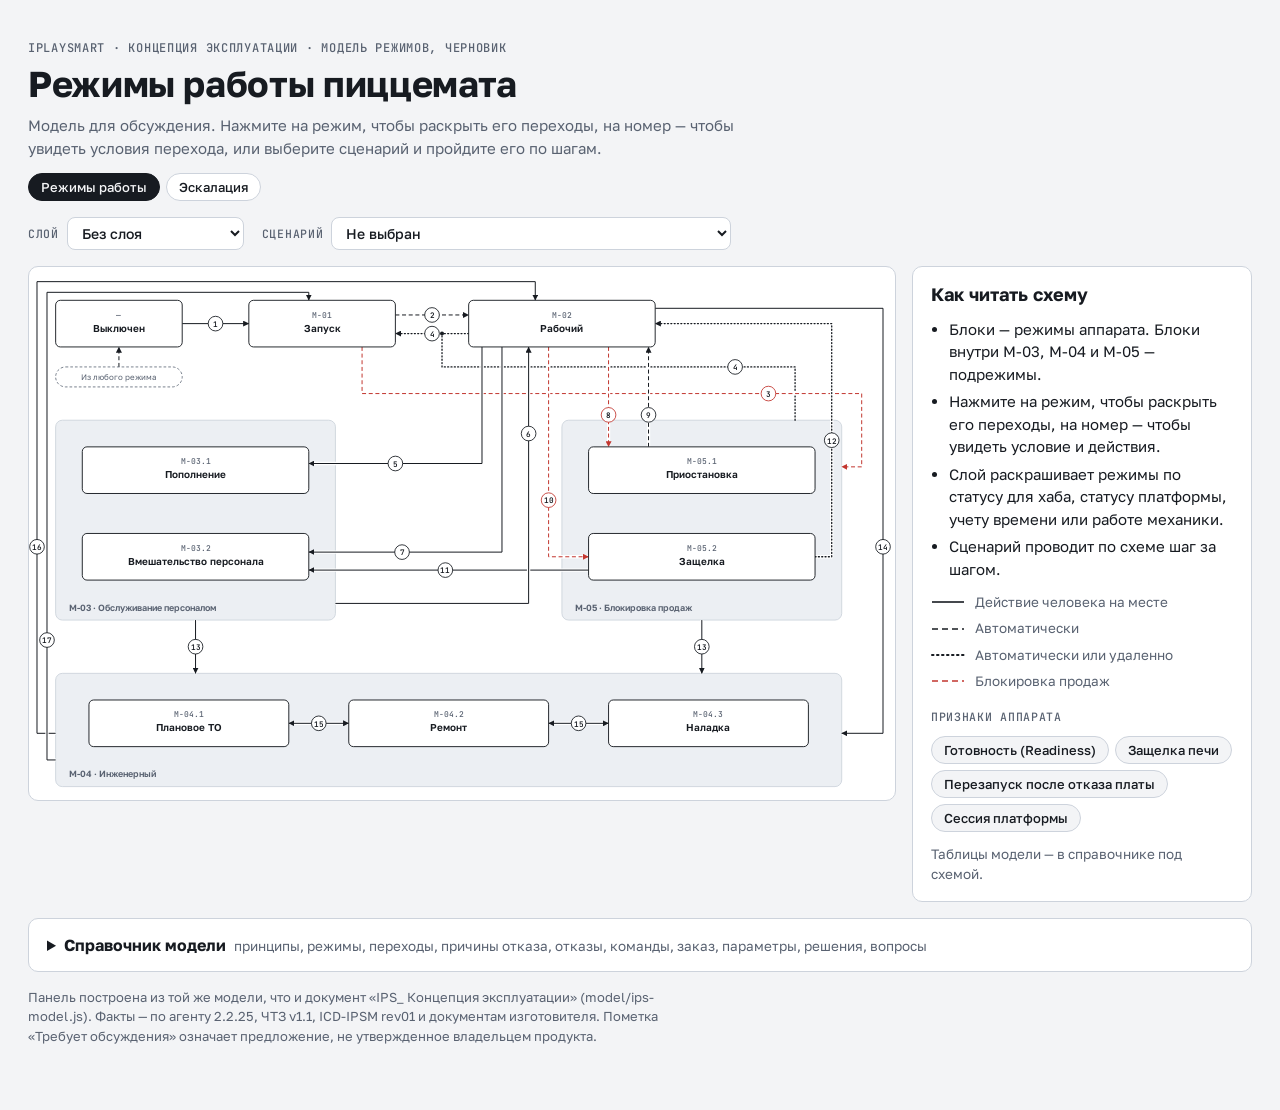
<file: IPLAYSMART/panel/index.html>
<!doctype html>
<html lang="ru">
<head>
<meta charset="utf-8">
<meta name="viewport" content="width=device-width, initial-scale=1">
<title>Режимы пиццемата IPLAYSMART</title>
<link rel="preconnect" href="https://fonts.googleapis.com">
<link rel="preconnect" href="https://fonts.gstatic.com" crossorigin>
<link rel="stylesheet" href="https://fonts.googleapis.com/css2?family=Golos+Text:wght@400;500;600;700&family=JetBrains+Mono:wght@400;500;600&display=swap">
<style>/* Схема-лист: шапка с навигацией, панель управления, диаграмма во всю ширину, карточка выделения, справочные разделы */
:root{
  --bg:#f3f4f6; --surface:#ffffff; --fg:#171b21; --muted:#596271; --line:#cdd3dc; --comp:#eceff3; --sel:#e6eaf0;
  --ok:#2e8049; --ok-bg:#e1f1e6;
  --part:#a86e14; --part-bg:#f8edd4;
  --pause:#3a66b8; --pause-bg:#e3ebfa;
  --off:#b0413f; --off-bg:#f6e2e1;
  --none:#768090; --none-bg:#e7eaee;
  --danger:#c2362f;
  --font-body:"Golos Text", system-ui, -apple-system, "Segoe UI", Roboto, Arial, sans-serif;
  --font-mono:"JetBrains Mono", ui-monospace, SFMono-Regular, Menlo, Consolas, monospace;
}
@media (prefers-color-scheme: dark){
  :root:not([data-theme="light"]){
    --bg:#111317; --surface:#191c21; --fg:#e6e9ed; --muted:#9aa3af; --line:#343a44; --comp:#15181c; --sel:#232830;
    --ok:#5fbf80; --ok-bg:#15291c; --part:#e0a64a; --part-bg:#32260e; --pause:#80a7ee; --pause-bg:#172239;
    --off:#e2797a; --off-bg:#361b1c; --none:#9aa3b0; --none-bg:#22262d; --danger:#ef6b63;
    color-scheme:dark;
  }
}
:root[data-theme="dark"]{
  --bg:#111317; --surface:#191c21; --fg:#e6e9ed; --muted:#9aa3af; --line:#343a44; --comp:#15181c; --sel:#232830;
  --ok:#5fbf80; --ok-bg:#15291c; --part:#e0a64a; --part-bg:#32260e; --pause:#80a7ee; --pause-bg:#172239;
  --off:#e2797a; --off-bg:#361b1c; --none:#9aa3b0; --none-bg:#22262d; --danger:#ef6b63;
  color-scheme:dark;
}
body{background:var(--bg);color:var(--fg);font:15px/1.5 var(--font-body)}
.wrap{max-width:1300px;margin:0 auto;padding-inline:20px;padding-block:32px 56px;display:grid;gap:20px}
.eyebrow{font:500 12px/1.4 var(--font-mono);letter-spacing:.06em;text-transform:uppercase;color:var(--muted)}
h1{font-size:clamp(26px,3.4vw,36px);line-height:1.15;font-weight:700;letter-spacing:-.01em;margin:6px 0 10px;text-wrap:balance}
.lead{max-width:72ch;margin:0;color:var(--muted)}
.meta{display:flex;flex-wrap:wrap;gap:6px 18px;margin-top:12px;font:500 13px var(--font-mono)}
.toc{display:flex;flex-wrap:wrap;gap:6px 8px;margin-top:16px}
.toc a{font:500 13px var(--font-body);color:var(--fg);text-decoration:none;padding:5px 11px;border:1px solid var(--line);border-radius:999px;background:var(--surface)}
.toc a:hover{background:var(--sel)}
.toolbar{display:flex;flex-wrap:wrap;align-items:center;gap:12px 28px;scroll-margin-top:16px}
.group{display:flex;flex-wrap:wrap;align-items:center;gap:8px 14px;min-width:0}
.glabel,.d-cols h4,.kv dt,th{font:500 11.5px var(--font-mono);letter-spacing:.06em;text-transform:uppercase;color:var(--muted)}
.seg{display:inline-flex;flex-wrap:wrap;border:1px solid var(--line);border-radius:8px;padding:2px;background:var(--surface)}
.seg button{font:500 13.5px var(--font-body);padding:6px 12px;border:0;border-radius:6px;background:transparent;color:var(--muted);cursor:pointer}
.seg button[aria-pressed="true"]{background:var(--fg);color:var(--bg)}
.seg button:focus-visible,.reset:focus-visible,.tlink:focus-visible,.goto:focus-visible,.toc a:focus-visible{outline:2px solid var(--fg);outline-offset:2px}
.legend{display:flex;flex-wrap:wrap;gap:6px 14px;font-size:13px;color:var(--muted)}
.legend span{display:inline-flex;align-items:center;gap:6px;white-space:nowrap}
.sw{width:12px;height:12px;border-radius:3px;border:1.5px solid;display:inline-block}
.lg line{stroke:var(--fg);stroke-width:1.6}
.lg .dash{stroke-dasharray:6 4}
.lg .dot{stroke-dasharray:1.5 3.5;stroke-linecap:round;stroke-width:2}
.lg .danger{stroke:var(--danger);stroke-dasharray:6 4}
.reset{font:500 13px var(--font-body);padding:6px 12px;border:1px solid var(--line);border-radius:8px;background:var(--surface);color:var(--fg);cursor:pointer}

figure.diagram{margin:0;background:var(--surface);border:1px solid var(--line);border-radius:10px;overflow:hidden}
.scroll{overflow-x:auto}
#sm{display:block;width:100%;min-width:980px;height:auto;color:var(--fg)}
figcaption{padding:10px 16px 14px;border-top:1px solid var(--line);font-size:13px;color:var(--muted)}
#sm text{font-family:var(--font-body)}
#sm .node rect{stroke-width:1.6}
#sm .nid{font:500 11px var(--font-mono);fill:var(--muted);text-anchor:middle}
#sm .nname{font-size:13.5px;font-weight:600;fill:var(--fg);text-anchor:middle}
#sm .nstat{font-size:11px;font-weight:500;fill:var(--muted);text-anchor:middle}
#sm .atitle{font-size:11.5px;font-weight:600;fill:var(--fg)}
#sm .aval{font-size:11px;fill:var(--muted)}
#sm .divl{stroke:var(--line);stroke-width:1}
#sm .comp rect{fill:var(--comp);stroke:var(--line);stroke-width:1.3}
#sm .ctitle{font-size:12.5px;font-weight:600;fill:var(--muted)}
#sm .grp{fill:none;stroke:var(--muted);stroke-width:1.2;stroke-dasharray:4 3}
#sm .pseudo rect{fill:var(--surface);stroke:var(--muted);stroke-width:1.2;stroke-dasharray:4 3}
#sm .pseudo text{font-size:12px;fill:var(--muted);text-anchor:middle}
#sm .tr path{fill:none;stroke-linejoin:round}
#sm .tr path.halo{stroke:var(--surface);stroke-width:5}
#sm .tr path.ln{stroke:var(--fg);stroke-width:1.5}
#sm .tr.auto path.ln,#sm .tr.safety path.ln{stroke-dasharray:6 4}
#sm .tr.remote path.ln{stroke-dasharray:1.5 3.5;stroke-linecap:round;stroke-width:2}
#sm .tr.safety path.ln{stroke:var(--danger)}
#sm .tr path.hit{stroke:transparent;stroke-width:14}
#sm .junc{fill:var(--fg)}
#sm .badge circle{fill:var(--surface);stroke:var(--fg);stroke-width:1.3}
#sm .tr.safety .badge circle{stroke:var(--danger)}
#sm .badge text{font:600 10.5px var(--font-mono);fill:var(--fg);text-anchor:middle;dominant-baseline:central}
#sm .mk-fg{fill:var(--fg)}
#sm .mk-danger{fill:var(--danger)}
#sm .node,#sm .badge,#sm .pseudo,#sm .tr{cursor:pointer}
#sm .node:focus,#sm .badge:focus,#sm .pseudo:focus{outline:none}
#sm .node:focus-visible rect{stroke-width:3.2}
#sm .badge:focus-visible circle{stroke-width:2.8}
#sm .node,#sm .tr,#sm .pseudo,#sm .grp{transition:opacity .15s}
#sm.has-sel .node:not(.on),#sm.has-sel .tr:not(.on),#sm.has-sel .pseudo:not(.on){opacity:.15}
#sm.has-sel .comp:not(.on){opacity:.5}
#sm .tr.on path.ln{stroke-width:2.6}
#sm .tr.on .badge circle{stroke-width:2.2}
#sm .node.cur rect{stroke-width:3.2}

.detail{background:var(--surface);border:1px solid var(--line);border-radius:10px;padding:18px 20px;display:grid;gap:14px;min-width:0}
.detail .hint{margin:0;color:var(--muted)}
.d-head{display:flex;flex-wrap:wrap;align-items:baseline;gap:4px 12px}
.d-id{font:600 13px var(--font-mono);color:var(--muted)}
.d-head h3{margin:0;font-size:20px;line-height:1.25;font-weight:700;text-wrap:balance}
.d-desc{margin:0;max-width:75ch}
.chips{display:flex;flex-wrap:wrap;gap:8px}
.chip{display:inline-flex;align-items:center;gap:8px;padding:4px 10px;border:1px solid var(--line);border-radius:999px;font-size:13px;background:var(--bg);max-width:100%}
.chip b{font-weight:500;color:var(--muted);white-space:nowrap}
.st{display:inline-flex;align-items:center;gap:7px}
.st i{width:9px;height:9px;border-radius:50%;display:inline-block;flex:none}
.d-cols{display:grid;grid-template-columns:repeat(auto-fit,minmax(280px,1fr));gap:14px 28px}
.d-cols h4{margin:0 0 6px}
.d-cols ul{list-style:none;margin:0;padding:0;display:grid;gap:4px}
.tlink{display:grid;grid-template-columns:34px 1fr;gap:0 10px;width:100%;text-align:left;padding:6px 8px;border:0;border-radius:6px;background:transparent;color:var(--fg);font:inherit;cursor:pointer}
.tlink:hover{background:var(--sel)}
.tn{grid-row:span 2;font:600 11px var(--font-mono);display:inline-grid;place-items:center;width:28px;height:28px;border:1.3px solid var(--fg);border-radius:50%;align-self:start}
.tlink.safety .tn{border-color:var(--danger)}
.tlink span:not(.tn){font-size:14px;font-weight:500}
.tlink small{font-size:13px;color:var(--muted)}
.empty,.note{font-size:13.5px;color:var(--muted)}
.note{margin:0;max-width:85ch}
.kv{display:grid;grid-template-columns:max-content minmax(0,1fr);gap:8px 18px;margin:0}
.kv dt{line-height:1.9}
.kv dd{margin:0}
.goto{display:inline-flex;align-items:center;gap:8px;padding:5px 12px;border:1px solid var(--line);border-radius:999px;background:var(--bg);color:var(--fg);font:500 13px var(--font-body);cursor:pointer}
.goto:hover{background:var(--sel)}
.goto code{font:600 12px var(--font-mono);color:var(--muted)}
.rc{list-style:none;margin:0;padding:0;display:grid;gap:4px;font-size:14px}
.rc i{font-style:normal;color:var(--muted)}

.sec{display:grid;gap:10px;scroll-margin-top:16px;min-width:0}
.sec h2{font-size:18px;font-weight:700;margin:8px 0 0}
.sec h3{font-size:14.5px;font-weight:600;margin:6px 0 0}
.sec p{margin:0;max-width:80ch}
.card{background:var(--surface);border:1px solid var(--line);border-radius:10px;padding:16px 20px;display:grid;gap:10px;min-width:0}
.cols2{display:grid;grid-template-columns:repeat(auto-fit,minmax(300px,1fr));gap:12px 32px}
.plain,.steps{margin:0;padding-left:20px;display:grid;gap:4px}
.tscroll{overflow-x:auto;background:var(--surface);border:1px solid var(--line);border-radius:10px}
table{width:100%;min-width:820px;border-collapse:collapse;font-size:14px}
table.wide{min-width:1120px}
th{text-align:left;padding:10px 12px;border-bottom:1px solid var(--line);background:var(--surface);white-space:nowrap}
td{padding:9px 12px;border-bottom:1px solid var(--line);vertical-align:top}
tbody tr:last-child td{border-bottom:0}
tbody tr[data-s],tbody tr[data-t]{cursor:pointer}
tbody tr[data-s]:hover td,tbody tr[data-t]:hover td,tbody tr.sel td{background:var(--sel)}
tbody tr.sel td:first-child{box-shadow:inset 3px 0 0 var(--fg)}
tbody tr:focus-visible{outline:2px solid var(--fg);outline-offset:-2px}
td.id{font:500 13px var(--font-mono);white-space:nowrap;font-variant-numeric:tabular-nums}
tr.sub td.id{padding-left:28px;color:var(--muted)}
tr.parent td:nth-child(2){font-weight:600}
td.path{white-space:nowrap;font-weight:500}
table.matrix{min-width:1080px}
.matrix th.m{text-align:center;white-space:normal;min-width:96px}
.matrix th.m small{display:block;font:400 11px var(--font-body);letter-spacing:0;text-transform:none;color:var(--muted)}
.matrix td.c{text-align:center;vertical-align:middle;padding:6px}
.cell{display:inline-flex;flex-direction:column;align-items:center;gap:2px;min-width:62px;padding:4px 6px;border-radius:6px;font-size:12.5px;font-weight:600;line-height:1.25}
.cell small{font-weight:400;font-size:11px;max-width:112px}
.c-y{background:var(--ok-bg);color:var(--ok)}
.c-c{background:var(--part-bg);color:var(--part)}
.c-n{color:var(--muted);font-weight:500}
.c-u{border:1px dashed var(--muted);color:var(--muted);font-weight:500}
td.cmd{font-weight:600;min-width:200px}
td.cmd small{display:block;font:500 11.5px var(--font-mono);color:var(--muted);margin-top:3px}
td.cmd span{display:block;font-weight:400;font-size:12.5px;color:var(--muted);margin-top:2px}
.mlegend{display:flex;flex-wrap:wrap;gap:8px 14px;align-items:center;font-size:13px;color:var(--muted)}
footer{font-size:13px;color:var(--muted);max-width:80ch}
@media (prefers-reduced-motion: reduce){#sm .node,#sm .tr,#sm .pseudo,#sm .grp{transition:none}}
:root{--shadow:0 10px 30px rgba(20,24,31,.16)}
@media (prefers-color-scheme: dark){:root:not([data-theme="light"]){--shadow:0 10px 30px rgba(0,0,0,.55)}}
:root[data-theme="dark"]{--shadow:0 10px 30px rgba(0,0,0,.55)}
#tm{min-width:1340px}
.ref{font:500 .9em var(--font-mono);color:inherit;background:none;border:0;border-bottom:1px dotted currentColor;padding:0;margin:0;cursor:pointer;line-height:inherit}
.ref:hover{color:var(--pause)}
.ref:focus-visible,.rc-x:focus-visible,#sm .fl:focus-visible rect{outline:2px solid var(--fg);outline-offset:2px}
.refcard{position:fixed;left:16px;right:16px;bottom:calc(16px + env(safe-area-inset-bottom, 0px));z-index:10;max-width:640px;margin-inline:auto;background:var(--surface);border:1px solid var(--line);border-radius:12px;box-shadow:var(--shadow);padding:14px 16px;display:grid;gap:8px;max-height:55vh;overflow:auto}
.rc-head{display:flex;align-items:baseline;gap:10px}
.rc-head code{font:600 13px var(--font-mono)}
.rc-head span{font-size:12.5px;color:var(--muted);flex:1;min-width:0}
.rc-x{border:0;background:none;color:var(--muted);font-size:22px;line-height:1;cursor:pointer;padding:0 4px}
.refcard p{margin:0;font-size:14px}
.rc-st{font-size:12.5px;color:var(--muted)}
tr.x td{color:var(--muted)}
tr.x td:not(:first-child){font-style:italic}
.dchip{display:inline-block;padding:2px 9px;border-radius:999px;font-size:12.5px;font-weight:600;white-space:nowrap}
.d-ok{background:var(--ok-bg);color:var(--ok)}
.d-none{background:var(--none-bg);color:var(--none)}
.d-part{background:var(--part-bg);color:var(--part)}
.d-pause{background:var(--pause-bg);color:var(--pause)}
.steps li,.plain li{max-width:85ch}
.detail ol{margin:0;padding-left:20px;display:grid;gap:3px}
#sm .fbox{fill:var(--surface);stroke:var(--line);stroke-width:1.2}
#sm .fl rect{fill:var(--bg);stroke:var(--muted);stroke-width:1}
#sm .fl text{font-size:11.5px;fill:var(--fg)}
#sm .fl{cursor:pointer;transition:opacity .15s}
#sm .fl:focus{outline:none}
#sm .fl.cur rect{stroke:var(--fg);stroke-width:2}
#sm.has-sel .fl:not(.on){opacity:.35}
@media (prefers-reduced-motion: reduce){#sm .fl{transition:none}}
[hidden]{display:none!important}
.wrap{max-width:1480px;gap:16px}
header .lead{max-width:80ch}
.controls{display:flex;flex-wrap:wrap;align-items:center;gap:10px 18px}
.wrap > *{min-width:0}
.ctl{display:inline-flex;align-items:center;gap:8px;max-width:100%;min-width:0;font:500 11.5px var(--font-mono);letter-spacing:.06em;text-transform:uppercase;color:var(--muted)}
.ctl select{min-width:0;flex:0 1 auto;font:500 14px var(--font-body);letter-spacing:0;text-transform:none;color:var(--fg);background:var(--surface);border:1px solid var(--line);border-radius:8px;padding:6px 10px;max-width:100%}
.ctl select:focus-visible{outline:2px solid var(--fg);outline-offset:2px}
.main{display:grid;grid-template-columns:minmax(0,1fr);gap:16px;align-items:start}
.side{background:var(--surface);border:1px solid var(--line);border-radius:10px;padding:16px 18px;display:grid;gap:12px;min-width:0;align-content:start}
@media (min-width:1200px){
  .main{grid-template-columns:minmax(0,1fr) 340px}
  .side{position:sticky;top:calc(12px + env(safe-area-inset-top, 0px));max-height:calc(100vh - 24px);overflow:auto}
}
.side h3{margin:0;font-size:18px;line-height:1.25;font-weight:700;text-wrap:balance}
.side p{margin:0}
.side ul,.side ol{margin:0;padding-left:18px;display:grid;gap:5px}
.side .kv{grid-template-columns:minmax(0,1fr);gap:2px 0}
.side .kv dt{line-height:1.4;margin-top:8px}
.side .kv dd{font-size:14px}
.side .d-cols{grid-template-columns:minmax(0,1fr)}
.crumb{font:500 12px var(--font-mono);color:var(--muted)}
.back{justify-self:start;font:500 13px var(--font-body);padding:5px 10px;border:1px solid var(--line);border-radius:8px;background:var(--bg);color:var(--fg);cursor:pointer}
.nav{display:flex;flex-wrap:wrap;gap:8px;align-items:center}
.nav button{font:500 13.5px var(--font-body);padding:7px 14px;border:1px solid var(--line);border-radius:8px;background:var(--bg);color:var(--fg);cursor:pointer}
.nav button.primary{background:var(--fg);color:var(--bg);border-color:var(--fg)}
.nav button:disabled{opacity:.4;cursor:default}
.nav .step{font:500 12px var(--font-mono);color:var(--muted);margin-left:auto}
.back:focus-visible,.nav button:focus-visible,.tabs button:focus-visible,.refblock summary:focus-visible{outline:2px solid var(--fg);outline-offset:2px}
.attrs{display:grid;gap:6px;margin:0;padding:10px 12px;background:var(--bg);border-radius:8px;font-size:13.5px}
.attrs b{font-weight:600}
.lgline{display:grid;grid-template-columns:34px 1fr;gap:6px 10px;align-items:center;font-size:13.5px;color:var(--muted)}
.lgline svg line{stroke:var(--fg);stroke-width:1.6}
.lgline .cyc{stroke-width:3}
.lgline .thin{stroke:var(--muted);stroke-width:1.4}
.lgline .dash{stroke-dasharray:6 4}
.lgline .dot{stroke-dasharray:1.5 3.5;stroke-linecap:round;stroke-width:2}
.lgline .danger{stroke:var(--danger);stroke-dasharray:6 4}
#legend:empty{display:none}

#sm{min-width:900px}
@media (min-width:1200px){#sm{min-width:0}}
#sm .nid{font-size:12px}
#sm .nname{font-size:15px}
#sm .nstat{font-size:12px}
#sm .ctitle{font-size:13.5px}
#sm .badge text{font-size:11.5px}
#sm.v-ov #g-dt{display:none}
#sm.v-dt #g-ov{display:none}
#sm:not(.l-safety) #g-flags{display:none}
#sm.l-none .node.atom rect{fill:var(--surface);stroke:var(--fg);stroke-width:1.4}
#sm.v-ov.l-none .node.sub rect{fill:transparent;stroke:var(--muted);stroke-dasharray:4 3;stroke-width:1.2}
#sm.v-ov.l-none .node.sub text{fill:var(--muted)}
#sm .ag path{fill:none;stroke-linejoin:round}
#sm .ag path.halo{stroke:var(--surface);stroke-width:6}
#sm .ag path.ln{stroke:var(--muted);stroke-width:1.4}
#sm .ag.cycle path.ln{stroke:var(--fg);stroke-width:2.8}
#sm .ag.safety path.ln{stroke:var(--danger);stroke-dasharray:6 4}
#sm .ag.remote path.ln{stroke-dasharray:1.5 3.5;stroke-linecap:round;stroke-width:2}
#sm .ag path.hit{stroke:transparent;stroke-width:16}
#sm .ag{cursor:pointer;transition:opacity .15s}
#sm .ag:focus{outline:none}
#sm .ag:focus-visible path.ln{stroke-width:4}
#sm .pill rect{fill:var(--surface);stroke:var(--muted);stroke-width:1.2}
#sm .pill text{font:600 11.5px var(--font-mono);fill:var(--muted);text-anchor:middle;dominant-baseline:central}
#sm .mk-muted{fill:var(--muted)}
#sm.has-sel .ag:not(.on){opacity:.15}
#sm .ag.on path.ln{stroke-width:3.2}
#sm.has-sel .tr.trail{opacity:.5}
#sm.has-sel .node.trail{opacity:.65}
@media (prefers-reduced-motion: reduce){#sm .ag{transition:none}}

.refblock{background:var(--surface);border:1px solid var(--line);border-radius:10px;padding:0 18px}
.refblock summary{cursor:pointer;padding:14px 0;font-weight:700;font-size:16px}
.refblock summary span{font-weight:400;font-size:13.5px;color:var(--muted);margin-left:8px}
.refblock[open]{padding-bottom:18px}
.tabs{display:flex;flex-wrap:wrap;gap:6px;margin-bottom:14px}
.tabs button{font:500 13.5px var(--font-body);padding:6px 12px;border:1px solid var(--line);border-radius:999px;background:var(--bg);color:var(--muted);cursor:pointer}
.tabs button[aria-selected="true"]{background:var(--fg);color:var(--bg);border-color:var(--fg)}
.tabp{display:grid;gap:10px;min-width:0}
.pillsample{justify-self:start;font:600 11.5px var(--font-mono);color:var(--muted);border:1.2px solid var(--muted);border-radius:10px;padding:0 7px;line-height:18px}
.rsec{display:grid;gap:10px;min-width:0}
.rsec + .rsec{margin-top:10px}
.rsec h3{margin:4px 0 0;font-size:16px;font-weight:700}
.card p{margin:0;max-width:85ch}
.dg{display:inline-block;margin-left:4px;padding:0 7px;border-radius:999px;font-size:11.5px;font-weight:600;line-height:18px;background:var(--off-bg);color:var(--off);white-space:nowrap}
table.matrix{min-width:1220px}
td.dz{font-size:13px;min-width:150px}
.side h4{margin:6px 0 0;font:500 11.5px var(--font-mono);letter-spacing:.06em;text-transform:uppercase;color:var(--muted)}

.side .chips{gap:6px}
.pnav{display:flex;flex-wrap:wrap;gap:6px;margin-top:14px}
.pnav a,.pnav span{font:500 13px var(--font-body);padding:5px 12px;border:1px solid var(--line);border-radius:999px;color:var(--fg);text-decoration:none;background:var(--surface)}
.pnav span{background:var(--fg);color:var(--bg);border-color:var(--fg)}
.pnav a:hover{background:var(--sel)}

#sm .tr.lock path.ln{stroke:var(--danger);stroke-dasharray:6 4}
#sm .tr.lock .badge circle{stroke:var(--danger)}
#sm .node.comp rect{fill:var(--comp);stroke:var(--line)}
#sm .node.comp.on rect{stroke:var(--muted)}
#sm .junc{fill:var(--fg)}
.scheme-only header,.scheme-only .controls,.scheme-only .side,.scheme-only .refblock,.scheme-only footer{display:none}
.scheme-only .wrap{padding:0;max-width:none}
.scheme-only .main{display:block}
.scheme-only figure.diagram{border:0;border-radius:0}
.scheme-only #sm{min-width:0}
</style>
</head>
<body>
<div class="wrap">
  <header>
    <div class="eyebrow">IPLAYSMART · Концепция эксплуатации · модель режимов, черновик</div>
    <h1>Режимы работы пиццемата</h1>
    <p class="lead">Модель для обсуждения. Нажмите на режим, чтобы раскрыть его переходы, на номер — чтобы увидеть условия перехода, или выберите сценарий и пройдите его по шагам.</p>
    <nav class="pnav"><span aria-current="page">Режимы работы</span><a href="escalation.html">Эскалация</a></nav>
  </header>

  <div class="controls">
    <label class="ctl" for="layer">Слой
      <select id="layer">
        <option value="none">Без слоя</option>
        <option value="hub">Статус для хаба</option>
        <option value="plat">Статус платформы</option>
        <option value="time">Учет времени</option>
        <option value="motion">Механика и нагрев</option>
      </select>
    </label>
    <label class="ctl" for="scen">Сценарий
      <select id="scen"><option value="">Не выбран</option></select>
    </label>
    <div class="legend" id="legend"></div>
  </div>

  <div class="main">
    <figure class="diagram" id="fig">
      <div class="scroll">
        <svg id="sm" viewBox="0 0 1300 800" role="group" aria-label="Схема режимов пиццемата: режимы, подрежимы и переходы"></svg>
      </div>
    </figure>
    <aside class="side" id="card" aria-live="polite"></aside>
  </div>

  <details class="refblock" id="ref">
    <summary>Справочник модели<span>принципы, режимы, переходы, причины отказа, отказы, команды, заказ, параметры, решения, вопросы</span></summary>
    <div class="tabs" role="tablist" aria-label="Разделы справочника" id="tabs"></div>
    <div id="tabps"></div>
  </details>

  <footer>Панель построена из той же модели, что и документ «IPS_ Концепция эксплуатации» (model/ips-model.js). Факты — по агенту 2.2.25, ЧТЗ v1.1, ICD-IPSM rev01 и документам изготовителя. Пометка «Требует обсуждения» означает предложение, не утвержденное владельцем продукта.</footer>
</div>
<script>
const M = {"meta":{"title":"Концепция эксплуатации","object":"вендинговый аппарат разогрева пиццы IPLAYSMART","code":"ConOps-IPSM","org":"ООО «Кибершеф». Москва, 2026","rev":"00","date":"03.11.2026","status":"Черновик","basis":"Агент шлюза 2.2.25 на обоих аппаратах, Android-приложение изготовителя 1.1.66"},"intro":{"background":["Пиццемат IPLAYSMART (вендинговый аппарат разогрева пиццы 5-го поколения, изготовитель Guangzhou iPlaySmart Technology) продает замороженную пиццу, разогревает ее и выдает покупателю в окно выдачи. Аппарат работает в Контуре зоны кафетерия магазина «ВкусВилл»: заказ и оплата проходят на кассе самообслуживания (КСО) Контура, хаб интеграции передает аппарату оплаченный заказ.","Аппарат — покупное готовое изделие. Штатное Android-приложение изготовителя (Aiwan, com.aiwan.automat) управляет платой готовки и связано с облаком изготовителя. Интегратор встроил в приложение шлюз (агент): локальный REST-интерфейс для хаба, локальный MQTT для подрядчика хаба и канал в систему мониторинга RB Monitoring. Механику, нагрев и холодильник аппарата интегратор не меняет.","Документ описывает эксплуатацию аппарата в Контуре: режимы, роли, переходы, сценарии штатной и нештатной работы. Устройство шлюза и форматы обмена описаны в ICD-IPSM и ЧТЗ интеграции, документ ссылается на них и не повторяет их.","Описано состояние на пилоте (две точки) и целевое решение. Отличия этапов приведены в приложении Г. Положения с пометкой «Требует обсуждения» — предложения, они не подтверждены владельцем продукта."],"kpi":[["Показатель","Значение"],["Пропускная способность","Ограничена одной печью: пиццы готовятся по одной. Время цикла задает программа разогрева товара (по продукт-листу этапа 1 — 260 °C, 130 с) плюс перемещения. Целевое значение не определено"],["Коэффициент эксплуатационной готовности","Не определено. Измеряется по времени в M-02 с открытым приемом в часы работы точки (раздел 2.4, приложение Е.2)"],["Доля заказов без итога","Цель — ноль заказов в статусе «ожидание» дольше 15 мин. Обеспечено агентом с 2.2.20 (приложение Е.6)"],["Время реакции на блокировку","Не определено. Защелку печи снимает человек после осмотра (раздел 2.4)"],["Конфигурация","Единая для всех точек: одна сборка APK с агентом, один формат обмена с хабом"]],"assumptions":["Аппарат стоит в торговом зале с поддерживаемым климатом. Изготовитель допускает установку внутри и снаружи помещения, без дождя и прямого солнца, с зазором не менее 30 см за задней стенкой для отвода тепла.","Магазин дает электропитание 220 В с заземлением (номинальная мощность по руководству — 8,7 кВт), сетевое подключение (Ethernet или LTE-модем) и место для пополнения.","Оплата и фискализация выполняются в Контуре на КСО. Хаб передает аппарату только оплаченные заказы. Возврат денег по невыданной позиции выполняет Контур по итогу, который сообщил аппарат.","Пиццы поступают замороженными в коробках 12″ и хранятся в холодильной камере аппарата в ячейках, сгруппированных по видам. Пополняет и отмечает ячейки сотрудник магазина.","Аппарат и КСО находятся в одном сегменте локальной сети точки. Хаб обращается к аппарату по LAN, без облака изготовителя.","Мониторинг ведет диспетчер в RB Monitoring. Удаленный доступ инженера — через ADB-туннель через VPS интегратора.","Ремонт механики, печи и холодильника выполняет сервисный инженер. Запасные части — по перечню изнашиваемых деталей изготовителя."],"limits":["Кнопки аварийного останова нет. Чтобы остановить аппарат немедленно, его обесточивают (акт приемки от 30.07.2026).","Датчика «пицца в печи» нет. После невыданной позиции аппарат не знает, осталась ли пицца в камере, поэтому ставит защелку печи до осмотра человеком.","Датчиков улицы, испарителя и влажности нет. Аппарат сообщает только температуру холодильной камеры и печи.","Вход в сервисное меню защищен служебным кодом изготовителя. Персонал и инженер программно не различаются.","Плата готовки управляется только через приложение изготовителя по последовательному порту. Интегратор не меняет прошивку платы и форматы JSON подрядчика хаба.","Второй вход в облако изготовителя от имени аппарата запрещен: он вытесняет сессию аппарата."],"modules":[["Узел","Назначение"],["Холодильная камера","Хранение замороженной пиццы в ячейках (на экране пополнения — 01…67), группы ячеек по видам пиццы. Режимы охлаждения или заморозки, оттаивание по таймеру, УФ-обеззараживание"],["Тележка и лоток ячеек","Извлекают коробку из ячейки и через дверцу холодильника подают ее в печь"],["Печь","Разогрев: нагревательные элементы, СВЧ или оба способа. Поддон с подъемом, вилка, поворотный стол. Программа разогрева задается на товар"],["Окно выдачи","Автоматическая дверь с фотоэлементом защиты от прищемления"],["Компьютер аппарата","Android 7.1.2 (rk3288), сенсорный экран, приложение изготовителя с агентом интегратора, Termux (локальный брокер MQTT, ADB-туннель)"],["Плата готовки","Управляет механикой и нагревом, отвечает на опрос статуса и сообщает температуры"]],"customer":["Покупатель выбирает пиццу на КСО, оплачивает заказ (СБП, банковская карта, приложение ВкусВилл), получает чек и номер заказа.","Хаб передает аппарату оплаченный заказ (POST /v1/vend). Аппарат принимает заказ и ставит позиции в очередь платы.","Плата извлекает коробку из ячейки, разогревает пиццу и выдает ее в окно. На КСО покупатель видит «Заказ готов».","Покупатель забирает пиццу из окна выдачи. Кнопка «Следующий заказ» на КСО освобождает кассу.","Если позиция не выдана, аппарат сообщает итог «не выдан» с причиной. Возврат денег выполняет Контур."],"externals":[["Внешняя система","Взаимодействие с аппаратом"],["Хаб интеграции Контура (через КСО)","Передает оплаченные заказы (REST :8787), получает перечень ячеек и остатки, итоги позиций, хартбит и ошибки (MQTT :1883). Интерфейс IF-27, документ ICD-IPSM"],["RB Monitoring (диспетчеризация)","Получает статус аппарата, температуры, фазы заказов и ошибки по MQTTS с клиентским сертификатом. Передает команды: опрос, остатки, перезагрузка, ADB-туннель, обновление агента"],["Облако изготовителя Aiwan","Учет заказов и ячеек изготовителя. Обмен ведет только приложение аппарата. Хаб и диспетчер к облаку не обращаются"],["Репозиторий релизов агента","Источник пакета обновления (OTA) агента"],["VPS интегратора","Обратный ADB-туннель для удаленной диагностики и установки"],["Инженерная инфраструктура магазина","Электропитание, сеть, размещение"]]},"needs":[["Заинтересованная сторона","Ожидание от аппарата"],["Бизнес","Продажа горячей пиццы без персонала у аппарата, предсказуемая выручка"],["Покупатель","Горячая пицца за несколько минут после оплаты. Если пицца не выдана — честный итог и возврат денег"],["Сотрудник магазина","Пополнение по понятной инструкции за несколько минут, без инженерной квалификации"],["Диспетчер","Видеть, доступен ли аппарат и почему нет, получать события о невыдаче и блокировках, восстанавливать работу удаленно, где это безопасно"],["Подрядчик хаба","Стабильный контракт REST и MQTT, однозначный итог каждой позиции"],["Сервисный инженер","Диагностика по журналам и дампам обмена с платой без выезда, ремонт механики на месте"],["Интегратор (разработчик агента)","Обновление агента удаленно, без потери настроек и сертификатов, с откатом через ADB"]],"functions":[["Функция","Что делает аппарат"],["Прием заказов","Принимает от хаба оплаченный заказ, проверяет готовность и остаток, ставит позиции в очередь платы. Отказывает с причиной (409, 503), если принять нельзя"],["Хранение","Держит пиццу в холодильной камере, ведет остатки ячеек по отметкам персонала, останавливает продажу при превышении температуры"],["Приготовление и выдача","Подает коробку в печь, разогревает по программе товара, выдает в окно"],["Учет итога","Ведет журнал заказов, сообщает итог каждой позиции: выдан, частично, не выдан, не подтвержден"],["Защита от повторной готовки","Ставит защелку печи после невыданной позиции, пока человек не проверит камеру"],["Самовосстановление","Перезапускает приложение, если плата не приняла задачу готовки, и передает дело инженеру при повторе"],["Мониторинг","Публикует хартбит, температуры, фазы заказов и ошибки на платформу и в локальный MQTT"],["Удаленное обслуживание","Выполняет команды платформы из белого списка, принимает обновление агента, открывает ADB-туннель"]],"roles":[["Роль","Что делает с аппаратом"],["Покупатель","Оплачивает заказ на КСО, забирает пиццу из окна выдачи"],["Сотрудник магазина","Пополняет ячейки и отмечает их в сервисном меню. По вызову диспетчера осматривает печь и окно выдачи, извлекает оставшуюся пиццу, сообщает «камера пуста». Не пользуется тестовым окном"],["Диспетчер","Следит за аппаратами в RB Monitoring, отдает удаленные команды, снимает защелку печи после подтверждения человека на месте, вызывает инженера"],["Сервисный инженер","ТО, ремонт и наладка на месте: тестовое окно, позиционирование ячеек, программы разогрева, устранение замятий"],["Инженер-интегратор","Выпускает агент, диагностирует по журналам и дампам удаленно, устанавливает APK"],["Технолог","Задает товар, время и температуру разогрева. С аппаратом напрямую не работает"],["Изготовитель","Гарантия и поддержка механики, печи, холодильника и приложения"]],"hmi":[["Кто","Средство","Назначение"],["Покупатель","КСО Контура","Выбор, оплата, номер заказа, «Заказ готов»"],["Покупатель","Окно выдачи","Получение пиццы"],["Покупатель","Экран аппарата","Состояние аппарата и выдачи. Продажа с экрана аппарата в Контуре не используется"],["Сотрудник, инженер","Ключ дверей аппарата","Доступ к холодильной камере и узлам"],["Сотрудник, инженер","Сервисное меню (служебный код)","Отметка ячеек, сброс ошибок, журнал отказов, пауза, перезапуск. Тестовое окно — только инженер"],["Диспетчер","RB Monitoring","Статус, температуры, события, команды"],["Инженер-интегратор","ADB-туннель, локальный REST","Журналы, дампы, снятие защелки, установка APK"]],"principles":["Режим выделяется, если он отличается от соседних хотя бы одним из пяти признаков и это отличие можно проверить: прием заказов, механика и нагрев, кто внутри аппарата, статус для хаба, учет времени.","Подрежим наследует свойства режима и добавляет свои. Подрежимы одного режима взаимоисключающие.","Типовой день проходит так: M-02 → M-03.1 → M-02. Аппарат включен круглосуточно, потому что холодильная камера хранит товар. Работа вне часов точки требует обсуждения (В-01).","Готовность к заказу определяется одним правилом Readiness: плата отвечала на опрос не более 30 с назад, статус платы не 7, защелки печи нет. То же значение получают хаб (/health, iplaysmart/status) и платформа.","В RB Monitoring признак online означает живую сессию MQTTS, а не готовность. Готовность смотрят в /health. Два «онлайна» не смешивают.","Защелка печи снимается только после того, как человек на месте подтвердил, что камера пуста. Перезапуск, перезагрузка и обновление защелку не снимают.","Пока открыто сервисное меню, приложение закрывает порт платы. Сервисное меню и тестовое окно не открывают, пока в очереди есть заказ.","Заказ не висит без итога: позиция без событий платы закрывается по таймауту с причиной (приложение Е.6).","Агент не готовит пиццу сам. Готовка начинается только по оплаченному заказу хаба или по команде инженера в тестовом окне.","Опасные удаленные команды выполняются только при пустой очереди и только из режима, указанного в приложении Е.5."],"modes":[{"id":"OFF","disp":"—","name":"Выключен","purpose":"Монтаж, перевозка, пропадание сети, остановка вместо аварийного останова","accept":"Нет","motion":"Обесточены. Холодильная камера не охлаждает","person":"По процедуре","hub":"Нет связи: соединение с :8787 отклонено или таймаут","plat":"online:false по Will","time":"В часы работы точки — организационный простой, иначе не учитывается"},{"id":"M-01","disp":"M-01","name":"Запуск","purpose":"Загрузка Android, автозапуск брокера и туннеля, старт приложения и агента, выход на главный экран, возобновление опроса платы, прогрев печи","accept":"Нет","motion":"Самопроверка изготовителя, прогрев печи","person":"Никого","hub":"Нет связи, затем /health online:false","plat":"online:false до сессии MQTTS","time":"Как у режима, из которого выполнен вход"},{"id":"M-02","disp":"M-02","name":"Рабочий","purpose":"Прием, разогрев и выдача пиццы","accept":"Да, если нет причин П1","motion":"Автоматически по заказу","person":"Никого, двери закрыты","hub":"/health online:true или 409 с причиной","plat":"online:true, фазы заказов","time":"Рабочее время, при причинах П1 — по причине"},{"id":"M-03","disp":"M-03","name":"Обслуживание персоналом","purpose":"Работы сотрудника магазина через дверь и сервисное меню"},{"id":"M-03.1","disp":"M-03.1","name":"Пополнение","purpose":"Загрузка коробок в ячейки, отметка ячеек и сохранение по видам, проверка сроков, уборка","accept":"Нет","motion":"Опрос платы прерван сервисным меню","person":"Сотрудник магазина","hub":"online:false через 30 с после закрытия порта","plat":"online:true (сессия жива)","time":"Плановый простой"},{"id":"M-03.2","disp":"M-03.2","name":"Вмешательство персонала","purpose":"Осмотр печи и окна выдачи, извлечение оставшейся пиццы, сброс ошибок по указанию диспетчера","accept":"Нет","motion":"Опрос платы прерван сервисным меню","person":"Сотрудник магазина","hub":"online:false","plat":"online:true","time":"Внеплановый простой"},{"id":"M-04","disp":"M-04","name":"Инженерный","purpose":"Работы сервисного инженера на месте"},{"id":"M-04.1","disp":"M-04.1","name":"Плановое ТО","purpose":"ТО по регламенту изготовителя: чистка, проверка механики, печи, холодильника","accept":"Нет","motion":"Ручное управление из тестового окна","person":"Сервисный инженер","hub":"online:false","plat":"online:true","time":"Плановый простой"},{"id":"M-04.2","disp":"M-04.2","name":"Ремонт","purpose":"Устранение отказа: замятие коробки, мотор, датчик, печь, холодильник","accept":"Нет","motion":"Ручное управление из тестового окна","person":"Сервисный инженер","hub":"online:false","plat":"online:true","time":"Внеплановый простой"},{"id":"M-04.3","disp":"M-04.3","name":"Наладка","purpose":"Пусконаладка, позиционирование ячеек, программы разогрева, установка APK на месте, перемещение, вывод из эксплуатации","accept":"Нет","motion":"Ручное управление из тестового окна","person":"Сервисный инженер, интегратор","hub":"online:false","plat":"online:true","time":"Плановый простой"},{"id":"M-05","disp":"M-05","name":"Блокировка продаж","purpose":"Аппарат включен, на главном экране, но заказы не принимает"},{"id":"M-05.1","disp":"M-05.1","name":"Приостановка","purpose":"Статус платы 7 («использование приостановлено»), превышение температуры холодильной камеры, пауза из сервисного меню. Снимается автоматически или с экрана","accept":"Нет, 409","motion":"Готовка не начинается, охлаждение работает","person":"Никого","hub":"online:false, событие machine_blocked","plat":"online:true, событие блокировки","time":"Внеплановый простой, пауза — по причине"},{"id":"M-05.2","disp":"M-05.2","name":"Защелка","purpose":"После невыданной позиции в камере может остаться пицца, либо плата повторно не принимает задачи готовки. Снимается только после проверки человеком","accept":"Нет, 409","motion":"Новая готовка запрещена","person":"Никого до осмотра","hub":"online:false, oven_blocked:true с причиной и заказом","plat":"online:true, блокирующее событие","time":"Внеплановый простой"}],"flags":[{"id":"ready","name":"Готовность (Readiness)","set":"Плата ответила на опрос не более 30 с назад, статус платы не 7, защелки нет","clear":"Нарушено любое условие","act":"Определяет online в /health и iplaysmart/status. /v1/vend при online:false отвечает 409","t":[2,6,9,12]},{"id":"latch","name":"Защелка печи","set":"Позиция «не выдан» (пицца могла остаться в камере), повторный отказ платы в течение часа после перезапуска, процесс не перезапустился за 90 с","clear":"POST /v1/oven/clear после подтверждения человека на месте, что камера пуста. Успешная выдача","act":"Хранится в файле, переживает перезапуск и обновление. Запрещает новую готовку. Событие oven_blocked на платформу","t":[3,10,11,12]},{"id":"restart","name":"Перезапуск после отказа платы","set":"Плата не подтвердила задачу готовки за 45 с (первый раз)","clear":"Новый процесс приложения","act":"/v1/vend отвечает 409 «повторите через минуту», очередь не отправляется, приложение перезапускается не чаще раза в час","t":[4]},{"id":"plat","name":"Сессия платформы","set":"Установлена сессия MQTTS с RB Monitoring","clear":"60 с без входящих пакетов, обрыв сети","act":"Без сессии удаленные команды не доходят, события фаз заказа теряются (очереди платформы нет)","t":[]}],"attrs02":[["Признак","Значения","Правила"],["П1 Прием","Перечень активных причин отказа в приеме. Пустой перечень — прием открыт","Причины и учет времени — в приложении Е.2. Причина снимается сама при устранении"],["П2 Исполнение","Простой (0), Готовит (1), Нужно подтверждение (2) — статус платы","Пока плата не в простое или в очереди есть позиции, сервисное меню, тестовое окно, перезагрузку и обновление не выполняют"],["П3 Состав меню","Ячейки с остатком больше нуля и включенным каналом","Остаток уменьшается при выдаче и задается отметкой ячеек или POST /v1/stock. Хаб опрашивает /v1/channels раз в 5 мин"]],"trans":[{"n":1,"from":["OFF"],"to":["M-01"],"fromL":"Выключен","toL":"M-01","kind":"human","who":"Сотрудник или инженер на месте; автоматически при возврате сети","cond":"Подано питание","act":"Загрузка Android, автозапуск брокера MQTT и ADB-туннеля, запуск приложения и агента"},{"n":2,"from":["M-01"],"to":["M-02"],"fromL":"M-01","toL":"M-02","kind":"auto","who":"Автоматически","cond":"Главный экран продаж на переднем плане, плата отвечает на опрос, статус платы не 7, защелки нет","act":"/health online:true, хартбит iplaysmart/status, статус на платформу"},{"n":3,"from":["M-01"],"to":["M-05"],"fromL":"M-01","toL":"M-05","kind":"lock","who":"Автоматически","cond":"При старте действует защелка печи из файла или плата сообщает статус 7","act":"Отказ в приеме, /health oven_blocked:true или machine_blocked"},{"n":4,"from":["M-02","M-05"],"to":["M-01"],"fromL":"M-02, M-05","toL":"M-01","kind":"remote","who":"Автоматически: первый отказ платы принять задачу, падение процесса. Диспетчер удаленно: перезагрузка, обновление агента","cond":"Для команд диспетчера — очередь пуста, П2 = «Простой». Авто-перезапуск — не чаще раза в час","act":"Позиции, не начатые до перезапуска, закрываются через 60 с после старта с причиной «автомат перезапускался». Начатые — через 15 мин как неподтвержденные"},{"n":5,"from":["M-02"],"to":["M-03.1"],"fromL":"M-02","toL":"M-03.1","kind":"human","who":"Сотрудник, ключ и сервисное меню","cond":"Очередь пуста, П2 = «Простой». Сейчас проверяется только организационно","act":"Сервисное меню закрывает порт платы, через 30 с /health online:false"},{"n":6,"from":["M-03"],"to":["M-02"],"fromL":"M-03","toL":"M-02","kind":"human","who":"Сотрудник, выход из меню «Назад»","cond":"Ячейки отмечены и сохранены по видам, двери закрыты, защелки нет","act":"Главный экран, опрос платы возобновлен. Если защелка не снята, аппарат остается в M-05.2"},{"n":7,"from":["M-02"],"to":["M-03.2"],"fromL":"M-02","toL":"M-03.2","kind":"human","who":"Сотрудник по вызову диспетчера","cond":"Ошибка платы, пицца не забрана или застряла в окне выдачи. Очередь пуста","act":"Как T-05"},{"n":8,"from":["M-02"],"to":["M-05.1"],"fromL":"M-02","toL":"M-05.1","kind":"lock","who":"Автоматически; сотрудник — пауза","cond":"Статус платы 7, температура камеры выше порога отключения, кнопка «Пауза» в сервисном меню","act":"409 на /v1/vend, событие machine_blocked (blocking:true)"},{"n":9,"from":["M-05.1"],"to":["M-02"],"fromL":"M-05.1","toL":"M-02","kind":"auto","who":"Автоматически; сотрудник — снятие паузы с экрана","cond":"Статус 7 снят (авто-сброс с 2.2.7), температура вернулась в норму за время восстановления, пауза снята","act":"Событие machine_unblocked, прием открыт"},{"n":10,"from":["M-02"],"to":["M-05.2"],"fromL":"M-02","toL":"M-05.2","kind":"lock","who":"Автоматически","cond":"Позиция «не выдан» (плата вернула ошибку, пицца могла остаться в камере); повторный отказ платы в течение часа после авто-перезапуска; процесс жив через 90 с после отказа","act":"Защелка в файле, 409 «нужна проверка печи» или «нужен техник», событие oven_blocked или блокирующее board_no_ack на платформу"},{"n":11,"from":["M-05.2"],"to":["M-03.2"],"fromL":"M-05.2","toL":"M-03.2","kind":"human","who":"Сотрудник или инженер на месте по вызову диспетчера","cond":"—","act":"Защелка сохраняется до T-12"},{"n":12,"from":["M-05.2"],"to":["M-02"],"fromL":"M-05.2","toL":"M-02","kind":"remote","who":"Диспетчер или интегратор удаленно, POST /v1/oven/clear","cond":"Человек на месте подтвердил: камера печи пуста, окно выдачи свободно, причина отказа платы устранена","act":"Событие oven_cleared на платформу, прием открыт"},{"n":13,"from":["M-03","M-05"],"to":["M-04"],"fromL":"M-03, M-05","toL":"M-04","kind":"human","who":"Сервисный инженер на месте","cond":"Вызов диспетчера, замятие, отказ механизма, повторная защелка","act":"Инженер работает из сервисного меню и тестового окна"},{"n":14,"from":["M-02"],"to":["M-04"],"fromL":"M-02","toL":"M-04","kind":"human","who":"Сервисный инженер на месте","cond":"Очередь пуста, П2 = «Простой». Плановое ТО — по графику","act":"Как T-05"},{"n":15,"from":["M-04"],"to":["M-04"],"fromL":"M-04.x","toL":"M-04.y","kind":"human","who":"Сервисный инженер","cond":"—","act":"—"},{"n":16,"from":["M-04"],"to":["M-02"],"fromL":"M-04","toL":"M-02","kind":"human","who":"Сервисный инженер, выход из меню","cond":"После ремонта, замены узла или позиционирования выполнен тестовый цикл. Двери закрыты, защелка снята","act":"Как T-06"},{"n":17,"from":["M-04"],"to":["M-01"],"fromL":"M-04","toL":"M-01","kind":"human","who":"Сервисный инженер или интегратор","cond":"Перезапуск приложения, установка APK, перезагрузка","act":"Как T-04. После установки проверить запуск агента и /health"},{"n":18,"from":["*"],"to":["OFF"],"fromL":"Любой","toL":"Выключен","kind":"auto","who":"Автоматически при пропадании сети; человек на месте — выключение, в том числе вместо аварийного останова","cond":"Для штатного выключения — очередь пуста, окно выдачи свободно","act":"Очередь платы в памяти теряется. При возврате сети — T-01"}],"reasons":[["Причина","Возникает","Снимается","Ответ /v1/vend","Учет времени"],["Нет остатка в ячейке","Остаток канала 0 или канал выключен","Пополнение и отметка ячейки, POST /v1/stock","409 по позиции","Организационный простой, если пусты все ячейки"],["Предыдущий заказ еще передается","Предыдущий /v1/vend не передан в очередь (до 30 с)","Окончание передачи","503","Рабочее время"],["Перезапуск после отказа платы","Плата не подтвердила задачу 45 с","Новый процесс","409 «повторите через минуту»","Внеплановый простой"],["Плата не отвечает","Нет ответа на опрос 30 с","Ответ платы","409","Внеплановый простой, в M-03 и M-04 — по режиму"],["Статус платы 7","Плата сообщила «использование приостановлено»","Авто-сброс, сброс ошибок","409","Внеплановый простой (M-05.1)"],["Температура камеры выше порога","Функция изготовителя «температура автоотключения»","Возврат температуры за время восстановления","409","Внеплановый простой (M-05.1)"],["Пауза","Кнопка в сервисном меню","Снятие паузы с экрана","409","Требует обсуждения: плановый или организационный"],["Защелка печи","T-10","T-12","409 с причиной","Внеплановый простой (M-05.2)"],["Нет связи хаба с аппаратом","Сбой LAN, падение приложения","Восстановление связи","Таймаут","Организационный простой, при падении приложения — внеплановый"],["Вне часов работы точки","График точки","Начало графика","Требует обсуждения (В-01)","Не учитывается"]],"reasonsNote":"Правило старшинства: при нескольких причинах время учитывается по старшей категории — внеплановый, затем организационный, затем плановый простой. Без причин — рабочее время. Категории учета предложены по образцу РТК и требуют утверждения.","failures":{"intro":"Отказ, требующий инженера, — состояние, которое сотрудник магазина и диспетчер не устраняют удаленно или без инструмента. К таким отказам относятся:","items":["замятие коробки (обычно при загрузке не язычком вперед) — аппарат стоит до приезда инженера,","отказ мотора, концевика или датчика тележки, лотка, двери холодильника, печи или окна выдачи (событие error_raised с кодом платы),","повторный отказ платы принять задачу готовки в течение часа после авто-перезапуска («нужен техник»),","перегрев или недостаточный нагрев печи, задымление,","холодильная камера не держит температуру, обледенение при выключенном оттаивании,","отказ фотоэлемента окна выдачи (дверь не закрывается при ярком свете)."],"note":"Перечень составлен по руководству изготовителя и журналу инцидентов пилота. Классификацию «критический / существенный» требует утвердить владелец продукта (В-07)."},"rcols":["M-01","M-02","M-03","M-04","M-05.1","M-05.2"],"cmds":[{"cmd":"ping","ch":"Платформа","danger":"Нет","cells":{"M-01":["y"],"M-02":["y"],"M-03":["y"],"M-04":["y"],"M-05.1":["y"],"M-05.2":["y"]},"note":"Ответ pong"},{"cmd":"stock / get_stock","ch":"Платформа","danger":"Нет","cells":{"M-02":["y"],"M-03":["y"],"M-04":["y"],"M-05.1":["y"],"M-05.2":["y"]},"note":"Снимок остатков"},{"cmd":"adb_tunnel, adb_restart","ch":"Платформа","danger":"Нет","cells":{"M-01":["y"],"M-02":["y"],"M-03":["y"],"M-04":["y"],"M-05.1":["y"],"M-05.2":["y"]},"note":"Сторож туннеля в Termux, перезапуск adbd"},{"cmd":"reboot / reboot_android","ch":"Платформа","danger":"Да: прерывает готовку","cells":{"M-02":["c","очередь пуста"],"M-05.1":["y"],"M-05.2":["c","защелка сохраняется"]},"note":"Ведет в M-01 по T-04"},{"cmd":"ota / update","ch":"Платформа","danger":"Да: перезапуск приложения","cells":{"M-02":["c","очередь пуста"],"M-05.1":["y"],"M-05.2":["y"]},"note":"Пакет агента, сертификаты и настройки не затираются. Ведет в M-01"},{"cmd":"unlock","ch":"Платформа","danger":"Нет","cells":{},"note":"Замка нет, ответ ok:false"},{"cmd":"POST /v1/vend","ch":"Хаб, LAN","danger":"Да: запускает механику и нагрев","cells":{"M-02":["y"]},"note":"Только оплаченный заказ. 409 при online:false, 503 при незавершенной передаче"},{"cmd":"POST /v1/stock","ch":"Хаб, LAN","danger":"Нет","cells":{"M-02":["y"],"M-03":["y"],"M-04":["y"],"M-05.1":["y"],"M-05.2":["y"]},"note":"Абсолютный остаток. Не заменяет отметку ячеек при пополнении"},{"cmd":"POST /v1/oven/clear","ch":"Интегратор, туннель","danger":"Да: разрешает новую готовку","cells":{"M-05.2":["c","после подтверждения на месте"]},"note":"Снимает защелку (T-12)"},{"cmd":"POST /v1/board/clear","ch":"Интегратор, туннель","danger":"Да: стирает очередь платы","cells":{"M-04":["y"],"M-05.2":["c","очередь проверена"]},"note":"Ручная очистка очереди"},{"cmd":"Второй вход в облако изготовителя","ch":"—","danger":"Запрещено","cells":{},"note":"Вытесняет сессию аппарата"}],"cmdsNote":["Опасная команда — та, после которой без действий человека начинаются движение механизмов или нагрев, либо прерывается начатая готовка, либо снимается защита от повторной готовки.","Команды вне таблицы недопустимы. Возврат в работу из M-03 и M-04 выполняет только человек на месте.","Команды платформы приходят по MQTTS с клиентским сертификатом аппарата. Задержка выполнения (delayMs) — не более 30 с.","Снятие защелки через туннель — решение пилота. В целевом решении предлагается команда платформы oven_clear с обязательным полем «кто подтвердил на месте» (В-05)."],"orderStates":[["Состояние позиции","result_code / result","Определение"],["Принята","1 / pending","Заказ принят /v1/vend или кнопкой бесплатного заказа на экране, на платформу ушло order_accepted"],["Готовится","1 / pending, local_state 1","Плата начала готовку штуки. В MQTT подрядчика не публикуется, на платформу — фаза dispensing"],["Выдана","2 / dispensed","Плата сообщила об успехе, экран «заберите». Конечное"],["Частично выдана","3 / partial","Выдана часть штук позиции. Конечное"],["Не выдана","4 / failed","Ошибка платы, отказ до подтверждения, плата не приняла задачу, таймаут. Причина в result_text. Конечное"],["Не подтверждена","4 / failed, unconfirmed:true","Готовка начиналась, итог не пришел. Нужна ручная проверка выдачи. Конечное"]],"orderTrans":[["№","Из","В","Событие"],["З-01","—","Принята","POST /v1/vend 200, событие iplaysmart/order, order_accepted на платформу"],["З-02","Принята","Готовится","Плата начала готовку (onMaking)"],["З-03","Готовится","Выдана","board_ready, local_state 2"],["З-04","Готовится","Не выдана","board_failed, local_state 3. Ставится защелка печи (T-10)"],["З-05","Принята","Не выдана","shipment_failed (отказ до подтверждения) или board_no_ack (45 с без подтверждения). Пиццы нет"],["З-06","Принята","Не выдана","Через 60 с после старта процесса: «автомат перезапускался до начала готовки»"],["З-07","Принята","Не выдана","15 мин без событий и не в очереди платы: «плата не начала готовку»"],["З-08","Готовится","Не подтверждена","15 мин без итога: «результат не подтвержден — проверьте выдачу», order_expired"],["З-09","Готовится","Частично выдана","Часть штук выдана, остальные закрыты по З-04…З-08"]],"orderNotes":["Конечный статус не меняется: поздний итог от платы после закрытия отбрасывается.","События order_expired и order_error уходят один раз и только для заказов не старше 24 ч. Более старые закрываются без событий.","Хаб считает ответ /v1/vend принятием заказа, а не выдачей. Источник истины по позиции — iplaysmart/order/item, резерв — GET /v1/orders/{id}.","Повторная передача того же заказа хабом опирается на client_order_id и GET /v1/jobs/{client_order_id}. Второй /v1/vend при зависшем первом сразу получает 503 — двойной пиццы нет."],"params":[["Параметр","Значение"],["Порог живости платы","30 с с последнего ответа на опрос"],["Хартбит iplaysmart/status и device_status","30 с"],["Признак падения приложения для хаба","Нет хартбита 60–90 с и нет ответа /health"],["Ожидание подтверждения задачи платой","45 с, повторы кадра через 5 с, до 3 раз"],["Авто-перезапуск приложения","Не чаще раза в час, проверка через 90 с"],["Закрытие позиции без событий","15 мин; не начатые до перезапуска — 60 с после старта"],["Срок отправки событий о закрытии","Заказы не старше 24 ч"],["Ответ /v1/vend","До 30 с (передача в очередь 15 + 15 с)"],["Таймаут хаба на REST по ICD-IPSM","20 с — меньше максимального ответа /v1/vend, требует согласования (В-04)"],["Опрос /v1/channels хабом","5 мин"],["Сессия платформы","keepalive 45 с, связь мертва после 60 с без входящих, переподключение через 3 с"],["Оповещение «аппарат недоступен»","online:false дольше 2 мин"],["Программа разогрева","На товар. Продукт-лист этапа 1: 260 °C, 130 с"],["Порог отключения по температуре камеры, время восстановления","Настройка изготовителя, значения не утверждены (В-06)"],["Оттаивание","Рекомендация изготовителя — каждые 15 мин при температуре ниже −10 °C"],["Дамп обмена с платой","Кольцо 3 мин или 3000 кадров, хранится 30 файлов"],["Очередь публикаций агента","200 сообщений"]],"scen":[{"id":"OS-101","grp":"norm","name":"Ввод в работу после включения","start":"Аппарат выключен, ячейки загружены.","steps":[["Сотрудник или инженер включает питание.","T-1"],["Android загружается, автозапуск поднимает брокер MQTT и ADB-туннель, стартует приложение и агент.","M-01"],["Приложение выходит на главный экран продаж, плата отвечает на опрос, печь прогревается.","M-01"],["Если защелки нет и статус платы не 7, аппарат переходит в M-02: /health online:true, хартбит в iplaysmart/status, статус на платформу.","T-2"],["Если при старте действует защелка, аппарат остается заблокированным (OS-201).","T-3"]],"result":"Аппарат принимает заказы."},{"id":"OS-102","grp":"norm","name":"Покупка пиццы","start":"M-02, прием открыт, в ячейке есть пицца.","steps":[["Покупатель выбирает пиццу на КСО и оплачивает.","M-02"],["Хаб передает заказ POST /v1/vend с client_order_id. Аппарат отвечает 200, все позиции «ожидание». В iplaysmart/order уходит тот же снимок, на платформу — order_accepted.","M-02"],["Плата извлекает коробку, разогревает пиццу по программе товара и выдает в окно.","M-02"],["Аппарат публикует board_ready в iplaysmart/order/item. Хаб показывает на КСО «Заказ готов».","M-02"],["Покупатель забирает пиццу из окна выдачи.","M-02"]],"result":"Позиция выдана, остаток ячейки уменьшен."},{"id":"OS-103","grp":"norm","name":"Заказ из нескольких пицц","start":"M-02, в заказе несколько позиций.","steps":[["Хаб передает один /v1/vend с несколькими позициями.","M-02"],["Печь одна, поэтому плата готовит пиццы по очереди. Итог по каждой позиции приходит отдельным событием.","M-02"],["Если одна позиция не выдана, остальные продолжаются. Хаб показывает частичное исполнение, Контур возвращает деньги за невыданную.","M-02"]],"result":"Каждая позиция имеет конечный итог.","discuss":"Порядок выдачи нескольких пицц из одного окна и сообщение покупателю — требует обсуждения с бизнесом."},{"id":"OS-104","grp":"norm","name":"Пополнение","start":"M-02, мало остатка или плановое время пополнения.","steps":[["Сотрудник убеждается, что аппарат не готовит и очереди нет.","M-02"],["Сотрудник открывает дверь ключом и входит в сервисное меню. Аппарат перестает принимать заказы.","T-5"],["Сотрудник кладет коробки язычком вперед в ячейки своего вида, отмечает ячейки и нажимает «Сохранить» под каждым видом.","M-03.1"],["Сотрудник выходит из меню и закрывает двери.","T-6"],["Аппарат возобновляет опрос платы и прием. Хаб видит новые остатки в /v1/channels не позже чем через 5 мин.","M-02"]],"result":"Ячейки пополнены и отмечены, аппарат в работе."},{"id":"OS-105","grp":"norm","name":"Плановое ТО","start":"Наступил срок ТО по регламенту изготовителя.","steps":[["Инженер дожидается пустой очереди и входит в сервисное меню.","T-14"],["Инженер выполняет работы, при необходимости управляет узлами из тестового окна.","M-04.1"],["После замены узла или позиционирования инженер проводит тестовый цикл.","M-04.1"],["Инженер выходит из меню.","T-16"]],"result":"ТО выполнено, аппарат в работе."},{"id":"OS-106","grp":"norm","name":"Обновление агента","start":"Выпущена новая версия агента.","steps":[["Интегратор выпускает пакет: версия, APK, архив обновления в репозитории релизов.","M-02"],["Диспетчер убеждается, что очередь пуста, и отдает команду ota.","M-02"],["Аппарат скачивает пакет с докачкой, устанавливает APK и перезапускает приложение. Сертификаты и настройки не затираются.","T-4"],["Аппарат проходит запуск и возвращается в M-02. Диспетчер видит новую версию в статусе, интегратор проверяет /health.","T-2"],["Если обновление сорвалось, интегратор ставит APK через ADB-туннель.","M-04.3"]],"result":"Аппарат работает на новой версии агента."},{"id":"OS-201","grp":"fail","name":"Пицца не выдана: защелка печи","start":"M-02, плата вернула ошибку по позиции.","steps":[["Позиция закрывается «не выдан» (board_failed). Пицца могла остаться в камере, датчика нет.","M-02"],["Аппарат ставит защелку печи и перестает принимать заказы. На платформу уходит oven_blocked.","T-10"],["Диспетчер вызывает сотрудника или инженера к аппарату.","M-05.2"],["Человек на месте открывает аппарат, осматривает печь и окно, извлекает пиццу.","T-11"],["Человек подтверждает «камера пуста». Диспетчер или интегратор снимает защелку.","T-12"]],"result":"Камера пуста, прием возобновлен, Контур вернул деньги за позицию."},{"id":"OS-202","grp":"fail","name":"Плата не приняла задачу готовки","start":"M-02, задача готовки отправлена, плата отвечает на опрос, но не подтверждает задачу.","steps":[["Агент повторяет кадр до 3 раз через 5 с. Через 45 с без подтверждения позиция закрывается «не выдан», пиццы нет (board_no_ack).","M-02"],["Аппарат перестает принимать заказы и перезапускает приложение. Дамп обмена с платой сохраняется для разбора.","T-4"],["Новый процесс проходит запуск и принимает заказы.","T-2"],["Если отказ повторился в течение часа, ставится защелка «нужен техник», диспетчер вызывает инженера.","T-10"],["Инженер устраняет причину, защелку снимают.","T-12"]],"result":"Аппарат восстановлен перезапуском или ждет инженера."},{"id":"OS-203","grp":"fail","name":"Заказ без итога","start":"M-02, по позиции нет событий от платы.","steps":[["Если позиция не начата и аппарат перезапускался, через 60 с после старта она закрывается «автомат перезапускался до начала готовки».","M-02"],["Если позиция не начата и не стоит в очереди платы 15 мин — «плата не начала готовку».","M-02"],["Если готовка началась, но итог не пришел 15 мин, позиция закрывается как неподтвержденная, на платформу уходит order_error с unconfirmed.","M-02"],["Хаб передает итог, Контур возвращает деньги. Неподтвержденную позицию проверяют вручную.","M-02"]],"result":"У каждой позиции есть конечный итог.","discuss":"Ставить ли защелку при неподтвержденной позиции — В-08."},{"id":"OS-204","grp":"fail","name":"Блокировка платы (статус 7)","start":"M-02, плата сообщила «использование приостановлено».","steps":[["Аппарат публикует machine_blocked, /v1/vend отвечает 409.","T-8"],["Агент сбрасывает статус 7 автоматически. Если не вышло, сотрудник по указанию диспетчера сбрасывает ошибки в сервисном меню.","M-05.1"],["После снятия статуса аппарат публикует machine_unblocked и принимает заказы.","T-9"]],"result":"Аппарат в работе."},{"id":"OS-205","grp":"fail","name":"Ошибка механизма, замятие коробки","start":"M-02, плата сообщила код ошибки мотора или датчика.","steps":[["Аппарат публикует error_raised с кодом и текстом ошибки. Позиция закрывается «не выдан», ставится защелка.","T-10"],["Диспетчер по коду определяет, нужен ли инженер, и вызывает его.","M-05.2"],["Инженер в сервисном меню устраняет замятие или меняет узел, проверяет узел в тестовом окне.","T-13"],["Инженер снимает защелку и выходит из меню.","T-16"]],"result":"Механизм исправен, аппарат в работе."},{"id":"OS-206","grp":"fail","name":"Нарушение температуры камеры","start":"M-02, температура холодильной камеры выше порога отключения.","steps":[["Аппарат останавливает продажу по функции изготовителя. Температура видна на платформе (freezerTempC).","T-8"],["Если температура вернулась за время восстановления, продажа возобновляется.","T-9"],["Если нет, диспетчер вызывает инженера. Товар с нарушенным хранением сотрудник утилизирует по правилам технолога.","T-13"]],"result":"Товар хранится при заданной температуре.","discuss":"Порог, время восстановления и правило утилизации — В-06."},{"id":"OS-207","grp":"fail","name":"Пропадание сети","start":"Любой режим, пропала сеть 220 В.","steps":[["Аппарат обесточен: печь, механика и холодильник остановлены. ИБП нет.","T-18"],["Очередь платы в памяти теряется. Платформа получает online:false по Will.","OFF"],["При возврате сети аппарат включается сам.","T-1"],["Позиции, не начатые до пропадания, закрываются через 60 с после старта. Начатые — через 15 мин как неподтвержденные.","M-01"],["Аппарат возвращается в M-02 или, если действует защелка, в M-05.2.","T-2"]],"result":"Аппарат в работе, итоги прерванных позиций переданы.","discuss":"Проверка камеры после пропадания сети во время готовки — В-08."},{"id":"OS-208","grp":"fail","name":"Нет связи хаба с аппаратом","start":"M-02, хаб не получает ответ от :8787 и хартбит.","steps":[["Хаб считает аппарат недоступным: нет ответа /health и нет хартбита 60–90 с. Пиццы на КСО не продаются.","M-02"],["Если платформа видит аппарат online, причина в локальной сети или КСО. Если нет — в аппарате или его подключении.","M-02"],["После восстановления хаб сверяет заказы по GET /v1/orders/{id} и /v1/jobs/{client_order_id}.","M-02"]],"result":"Связь восстановлена, итоги заказов сверены."},{"id":"OS-209","grp":"fail","name":"Нет связи с платформой","start":"M-02, сессия MQTTS разорвана, хаб доступен.","steps":[["Аппарат продолжает продавать. Команды платформы и обновления не доходят.","M-02"],["Платформа показывает online:false. Оповещение — если это длится дольше 2 мин.","M-02"],["Агент переподключается каждые 3 с. События фаз заказа за время обрыва теряются (очереди нет).","M-02"]],"result":"Продажи не прерывались, статус на платформе восстановлен."},{"id":"OS-210","grp":"fail","name":"Сервисное меню открыто во время готовки","start":"M-02, плата готовит, сотрудник открыл сервисное меню или тестовое окно.","steps":[["Приложение закрывает и открывает порт платы. Итог текущей позиции может потеряться.","T-5"],["Позиция закрывается по таймауту как неподтвержденная или «не выдан» с защелкой.","M-03.1"],["Диспетчер проверяет выдачу и, при защелке, ведет по OS-201.","M-05.2"]],"result":"Итог позиции известен, камера проверена.","discuss":"Агент не запрещает открыть меню во время готовки. Нужен запрет или предупреждение на экране — В-09."},{"id":"OS-211","grp":"fail","name":"Пицца не забрана из окна выдачи","start":"M-02, позиция выдана, покупатель не забрал пиццу.","steps":[["Поведение аппарата при незабранной пицце и при следующем заказе не описано изготовителем.","M-02"],["Предлагается: диспетчер по событию вызывает сотрудника, сотрудник извлекает пиццу по T-07.","T-7"]],"result":"Окно выдачи свободно.","discuss":"Требует обсуждения: таймаут, сообщение покупателю, судьба пиццы (В-03)."}],"escalation":["Звукового вызова сотрудника у аппарата нет. Все события идут диспетчеру через RB Monitoring и подрядчику хаба через iplaysmart/error.","Блокирующие события: oven_blocked, board_no_ack с блокировкой, machine_blocked, отсутствие online дольше 2 мин. Диспетчер вызывает сотрудника магазина или инженера по матрице эскалации (приложение Д).","Неблокирующие события: error_raised без блокировки, order_expired, unconfirmed. Диспетчер разбирает их в рабочем порядке."],"physical":["Аппарат устанавливается в торговом зале на ровном полу, с зазором не менее 30 см за задней стенкой.","Питание 220 В с заземлением, номинальная мощность 8,7 кВт по руководству изготовителя. Есть электрическая схема трехфазного исполнения — исполнение для точек уточнить (В-10).","Сеть: Ethernet в сегмент точки (для хаба) и выход в интернет (для платформы). Wi-Fi аппарата — только 2,4 ГГц.","Рядом с аппаратом нужно место для коробок при пополнении. Дверь открывается ключом."],"support":["Первая линия — диспетчер: статус, события, перезагрузка, туннель, обновление агента.","Вторая линия — интегратор: журналы ipsm_api, ipsm_platform, ipsm_orders, дампы обмена с платой, снятие защелки, установка APK.","Третья линия — сервисный инженер на месте: механика, печь, холодильник. Время прибытия не определено.","Изготовитель: гарантия, запасные части по перечню изнашиваемых деталей, консультации по механике.","Релизы агента ведутся в репозитории ips-agent. Сборку и установку APK выполняет интегратор только по запросу и при пустой очереди."],"risks":[["№","Риск","Мера"],["Р-01","Обновление приложения изготовителем удалит агент","Обновления изготовителя ставит только интегратор, после проверки на стенде (эмулятор контракта и аппарат лаборатории)"],["Р-02","Служебный код сервисного меню одинаков у всех аппаратов и напечатан в инструкции","Ограничить распространение инструкции, включить пароль настроек изготовителя, рассмотреть разделение кодов персонала и инженера (В-02)"],["Р-03","Общий ключ REST и пароль MQTT для всех аппаратов","Хранить в хранилище секретов, не публиковать в документах, ограничить доступ к сегменту сети"],["Р-04","Нет кнопки аварийного останова","Оценка рисков, доступность автомата питания для сотрудника (В-11)"],["Р-05","Нет датчика пиццы в печи","Защелка печи с проверкой человеком (решение 2)"],["Р-06","Таймаут хаба 20 с меньше ответа /v1/vend до 30 с — хаб повторит заказ, который аппарат уже принял","Согласовать таймаут 35 с и обязательное использование client_order_id (В-04)"],["Р-07","QoS 0 в локальном MQTT, нет очереди событий платформы","Сверка GET /v1/orders/{id}, персистентная очередь платформы в плане агента"],["Р-08","Повторное создание экрана продаж плодит циклы опроса и отправки вендора","VendorGuard с 2.2.25, контроль vendor_shipment_loops = 1 в /health"],["Р-09","Загрузка коробки не той стороной вызывает замятие и простой до инженера","Инструкция пополнения «язычком вперед», обучение сотрудников"]],"decisions":[["№","Решение","Обоснование"],["1","Заказ хаба выполняется локально в приложении аппарата, без облачной удаленной выдачи изготовителя как основного пути","Независимость от облака изготовителя, предсказуемое время приема"],["2","После невыданной позиции ставится защелка печи. Снимается только после подтверждения человеком на месте, что камера пуста. Переживает перезапуск и обновление","Датчика пиццы в печи нет, вторая готовка при пицце в камере опасна"],["3","Первый отказ платы принять задачу — заказ «не выдан» и авто-перезапуск приложения не чаще раза в час. Повтор в течение часа — защелка «нужен техник»","Перезапуск лечит переполнение очереди отправки, систематический отказ требует инженера"],["4","Позиция без итога закрывается по таймауту: 60 с после старта для не начатых до перезапуска, 15 мин для остальных. Начатые без итога — «не подтверждена»","Покупатель и Контур получают итог, возврат не зависает"],["5","Готовность определяется одним правилом Readiness и одинаково отдается хабу и платформе","Один ответ на вопрос «можно ли продать сейчас»"],["6","online платформы — сессия MQTTS, online хаба — готовность. Их не смешивают. Оповещение о недоступности — после 2 мин online:false","Короткие online:false при перезапусках — норма"],["7","При online:false /v1/vend отвечает 409, второй /v1/vend при незавершенном первом — 503","Нет приема заказов, которые аппарат не выполнит, нет двойной пиццы"],["8","Формат JSON подрядчика хаба не меняется, новые поля только добавляются","Совместимость с хабом и КСО"],["9","Обновление агента — удаленно пакетом, только при пустой очереди. Сертификаты и локальные настройки обновлением не затираются","Обновление без выезда, без потери связи с платформой"],["10","Агент не выдумывает датчики: на платформу идут только температуры камеры и печи","Достоверность мониторинга"],["11","Режимы аппарата: Выключен, M-01 Запуск, M-02 Рабочий, M-03 Обслуживание персоналом (M-03.1, M-03.2), M-04 Инженерный (M-04.1, M-04.2, M-04.3), M-05 Блокировка продаж (M-05.1, M-05.2)","Режимы различаются пятью признаками раздела 2.4. Требует утверждения"],["12","Диагностика и установка APK — через ADB-туннель, поднимаемый командой платформы","Аппарат за NAT, локальная сеть точки с офиса не маршрутизируется"]],"esc":{"intro":["Инциденты собираются в платформе мониторинга RB Monitoring и эскалируются диспетчеру-дежурному сервисному инженеру (далее — дежурный). Каждый инцидент дублируется в Тех-бот — группу в Telegram или Max — и задачей в Яндекс Трекер руководителю сервиса.","Дежурный определяет тип инцидента по матрице Д.3, выбирает одно или несколько направлений эскалации и контролирует закрытие инцидента."],"steps":["Аппарат публикует событие или перестает выходить на связь. Платформа мониторинга регистрирует инцидент: аппарат, точку, тип, время и номер заказа, если он есть. Пропадание связи регистрируется, если «health»: false держится дольше 2 мин.","Платформа дублирует инцидент в Тех-бот (группа Telegram или Max) и задачей в Яндекс Трекер руководителю сервиса.","Дежурный принимает инцидент и определяет его тип по матрице Д.3.","Дежурный эскалирует инцидент по одному или нескольким направлениям: СП Тилпос, инженер-интегратор КШ, сотрудник ТТ, выезд сервисного инженера.","Дежурный записывает в инциденте действия, ответы получателей и причину.","Дежурный контролирует закрытие по критериям Д.4 и закрывает инцидент. Тех-бот публикует закрытие."],"sources":[{"id":"dev","name":"Аппарат IPLAYSMART","sub":"события, температуры, «health»"},{"id":"plat","name":"Платформа мониторинга","sub":"RB Monitoring · регистрирует инцидент"},{"id":"bot","name":"Тех-бот","sub":"группа Telegram или Max"},{"id":"yt","name":"Руководитель сервиса","sub":"задача в Яндекс Трекере"},{"id":"duty","name":"Диспетчер-дежурный сервисный инженер","sub":"принимает решение, контролирует закрытие"},{"id":"close","name":"Закрытие инцидента","sub":"критерии Д.4"}],"routes":[{"id":"tilpos","name":"СП Тилпос","sub":"звонок","ch":"Звонок","what":"Проблемы касс: POS-терминал, фискальный регистратор, зависание, интерфейс КСО, СБП и другие платежи","give":"Точка, номер КСО, время, номер чека или заказа, что видит сотрудник"},{"id":"ksh","name":"Инженер-интегратор КШ","sub":"Тех-бот, звонок","ch":"Тех-бот, звонок","what":"Диагностика по журналам и дампам обмена с платой, анализ первопричины, снятие блокировки на пилоте, обновление агента. При причине на стороне хаба привлекает Интегратора-Тилси","give":"Аппарат, время, номер заказа, событие платформы"},{"id":"tt","name":"Сотрудник ТТ","sub":"звонок","ch":"Звонок","what":"Уточнение обстоятельств и дополнительные инструкции: осмотр печи и окна выдачи, извлечение пиццы, сброс ошибок, пополнение, возврат денег покупателю через интерфейс администратора КСО","give":"Что проверить и что сделать, кому сообщить результат"},{"id":"visit","name":"Сервисный инженер","sub":"выезд или назначение","ch":"Выезд дежурного или назначение через руководителя сервиса","what":"Ремонт механики, печи, холодильной камеры, устранение замятия, повторная блокировка «нужен техник»","give":"Аппарат, точка, код ошибки, что уже сделано на месте"}],"second":[{"id":"tilsi","name":"Интегратор-Тилси","sub":"второй уровень","from":"ksh","what":"Расследование невыдачи после оплаты и сбоев связи хаба с аппаратом"}],"incidents":[["И-01","Аппарат недоступен","«health»: false дольше 2 мин, нет хартбита","Блокирующий","Проверить, нет ли обрыва связи у нескольких аппаратов. Позвонить в ТТ: есть ли питание, что на экране аппарата",{"tt":"p","ksh":"s","visit":"s"},"Аппарат на связи, /health «health»: true"],["И-02","Пицца не выдана, блокировка печи","oven_blocked, позиция «не выдан»","Блокирующий","Позвонить в ТТ: осмотреть печь и окно выдачи, извлечь пиццу, подтвердить «камера пуста», вернуть деньги покупателю",{"tt":"p","ksh":"s","visit":"s"},"Блокировка снята после подтверждения на месте, деньги возвращены"],["И-03","Плата не принимает задачи, «нужен техник»","board_no_ack с блокировкой","Блокирующий","Передать инцидент интегратору КШ для анализа дампа, назначить выезд",{"ksh":"p","visit":"p","tt":"s"},"Причина устранена, блокировка снята, аппарат в M-02"],["И-04","Блокировка платы не снялась","machine_blocked без machine_unblocked","Блокирующий","Позвонить в ТТ: сбросить ошибки в сервисном меню по инструкции",{"tt":"p","ksh":"s","visit":"s"},"machine_unblocked, аппарат в M-02"],["И-05","Ошибка механизма, замятие коробки","error_raised с кодом мотора или датчика","Блокирующий","По коду ошибки определить узел. Позвонить в ТТ: уточнить, как загружали коробки",{"visit":"p","tt":"s"},"Механизм исправен, блокировка снята"],["И-06","Температура камеры вне нормы","freezerTempC вне нормы, приостановка продаж","Блокирующий","Позвонить в ТТ: закрыты ли двери, состояние товара. Товар с нарушенным хранением утилизируется по правилам технолога",{"tt":"p","visit":"s"},"Температура в норме, продажи возобновлены"],["И-07","Позиция без итога","order_error с unconfirmed, order_expired","Неблокирующий","Позвонить в ТТ: проверить, выдана ли пицца. При невыдаче — возврат денег. Передать интегратору КШ",{"tt":"p","ksh":"p"},"Итог подтвержден, возврат выполнен, причина записана"],["И-08","Невыдача после оплаты (обращение покупателя)","Обращение ТТ или покупателя, нет события выдачи","Неблокирующий","Позвонить в ТТ: вернуть деньги через интерфейс администратора КСО. Передать интегратору КШ для расследования с Интегратором-Тилси",{"tt":"p","ksh":"p","tilpos":"s"},"Деньги возвращены, причина найдена"],["И-09","Проблема кассы","Сообщение ТТ: POS-терминал, фискальный регистратор, зависание, интерфейс, СБП","Блокирующий","Позвонить в СП Тилпос",{"tilpos":"p","tt":"s"},"КСО принимает оплату"],["И-10","КСО не видит аппарат","Платформа: «health»: true, продаж нет, ошибки хаба","Блокирующий","Передать интегратору КШ: проверить /health и сеть точки. Позвонить в ТТ: проверить сетевой кабель",{"ksh":"p","tt":"s","tilpos":"s"},"Хаб получает /health, продажи идут"],["И-11","Пицца не забрана из окна выдачи","Сообщение ТТ (события аппарата нет)","Неблокирующий","Позвонить в ТТ: извлечь пиццу",{"tt":"p"},"Окно выдачи свободно"],["И-12","Нет товара","Все ячейки пусты","Неблокирующий","Позвонить в ТТ: пополнить и отметить ячейки",{"tt":"p"},"Остаток больше нуля в /v1/channels"],["И-13","Частые перезапуски приложения","Короткие «health»: false, перезапуски, error_raised CrashGuard","Неблокирующий","Передать интегратору КШ",{"ksh":"p"},"Причина найдена, перезапуски прекратились"],["И-14","Сбой обновления агента","Версия агента не изменилась, ошибка OTA","Неблокирующий","Передать интегратору КШ",{"ksh":"p"},"Аппарат на новой версии, /health «health»: true"]],"closing":["Аппарат вернулся в M-02 и на платформе «health»: true, либо выезд назначен и записан в Яндекс Трекере.","Блокировка печи снята только после подтверждения человеком на месте, что камера пуста.","По каждой невыданной позиции деньги покупателю возвращены.","В инциденте записаны причина, действия и кто их выполнил.","Тех-бот опубликовал закрытие инцидента."],"note":"Сроки реакции и закрытия по типам инцидентов не определены и требуют утверждения."},"stages":[["Этап","Содержание","Состояние на 03.11.2026"],["Пилот","IPS-0001 и IPS-0002, две точки (Красногорск, Подмосковный б-р 2; вторая точка по листу товаров — Липовой Рощи, 5)","Агент 2.2.25 на обоих, установлен 03.11. Защелка IPS-0002 снята 03.11 после проверки печи"],["Интеграция с КСО","Продажа через КСО и хаб по ICD-IPSM","КСО опрашивает /v1/channels, заказы через /v1/vend с 30.10 не поступали — нужен журнал КСО"],["Тиражирование","Новые точки с единой сборкой APK и сертификатами платформы","Не начато"]],"diffs":["На пилоте защелку снимает интегратор через туннель. В целевом решении — команда платформы с подтверждением на месте.","На пилоте брокер MQTT и туннель работают в Termux на аппарате. Вынос брокера на сторону хаба — решение архитектора.","На пилоте нет матрицы эскалации и регламента вызова сотрудника."],"questions":[["№","Вопрос","Кому"],["В-01","Работает ли аппарат вне часов точки. Нужен ли дежурный режим: охлаждение без продажи, хаб не шлет заказы","Бизнес"],["В-02","Разделить доступ персонала и инженера к сервисному меню, сменить заводской код","Владелец продукта, изготовитель"],["В-03","Что делать с незабранной пиццей: таймаут окна выдачи, сообщение покупателю, утилизация","Бизнес, изготовитель"],["В-04","Таймаут хаба на /v1/vend (сейчас 20 с при ответе до 30 с), обязательность client_order_id","Подрядчик хаба"],["В-05","Команда платформы для снятия защелки с полем «кто подтвердил на месте»","Интегратор, диспетчеризация"],["В-06","Порог отключения по температуре камеры, время восстановления, правило утилизации товара","Технолог, изготовитель"],["В-07","Классификация отказов и время прибытия инженера","Владелец продукта"],["В-08","Ставить ли защелку при неподтвержденной позиции и после пропадания сети во время готовки","Владелец продукта"],["В-09","Запрет или предупреждение при входе в сервисное меню во время готовки","Интегратор, изготовитель"],["В-10","Исполнение питания для точек: однофазное или трехфазное","Изготовитель, магазин"],["В-11","Замена аварийного останова: доступ сотрудника к автомату питания, оценка рисков","Владелец продукта"],["В-12","Синяя кнопка при пополнении («из режима кассы в режим вендинга») — что именно она переключает","Изготовитель"],["В-13","Категории учета времени и целевой коэффициент готовности","Владелец продукта"]],"docs":[["Обозначение","Документ"],["Д1","ICD-IPSM rev01. Интерфейсная спецификация аппарата IPlaySmart и хаба интеграции"],["Д2","ЧТЗ «Интеграция IPLAYSMART (пицца-автомат) и КСО», версия 1.1"],["Д3","Руководство по эксплуатации изготовителя, 5th Pizza Vending Machine"],["Д4","Инструкция «Как пополнять пиццемат», 11 шагов"],["Д5","Инструкция «Как покупать», 9 шагов"],["Д6","Акт приемки и осмотра № 1 от 30.07.2026"],["Д7","Контекст проекта IPLAYSMART (агент 2.2.25), PLATFORM_STATUS.md"],["Д8","РТК: Концепция эксплуатации — образец структуры"]],"abbr":[["Сокращение","Расшифровка"],["КСО","Касса самообслуживания Контура"],["Хаб","Хаб интеграции Контура"],["Агент","Шлюз интегратора внутри приложения аппарата"],["Защелка","Блокировка новой готовки после невыданной позиции (OvenGuard)"],["Readiness","Правило готовности аппарата к заказу"],["OTA","Удаленное обновление агента"],["MQTTS","MQTT поверх TLS с клиентским сертификатом"]]};
/* Панель режимов пиццемата. M — модель из model/ips-model.js, вставляется при сборке */
const NS = 'http://www.w3.org/2000/svg';
const $ = s => document.querySelector(s);
const esc = s => String(s).replace(/[&<>"]/g, c => ({'&':'&amp;','<':'&lt;','>':'&gt;','"':'&quot;'}[c]));
const md = s => esc(s).replace(/\*\*([^*]+)\*\*/g, '<b>$1</b>');
function el(tag, attrs, parent){
  const e = document.createElementNS(NS, tag);
  for (const k in attrs) e.setAttribute(k, attrs[k]);
  if (parent) parent.appendChild(e);
  return e;
}
function txt(parent, x, y, cls, s){
  const t = el('text', {x, y, class: cls}, parent);
  t.textContent = s;
  return t;
}

const MODES = Object.fromEntries(M.modes.map(m => [m.id, m]));
const par = id => id.indexOf('.') > 0 ? id.slice(0, id.indexOf('.')) : null;
const rel = (list, id) => list.some(x => x === '*' || x === id || x === par(id) || par(x) === id);
const tid = n => 'T-' + String(n).padStart(2, '0');
const TM = Object.fromEntries(M.trans.map(t => [t.n, t]));
const label = t => t.fromL + ' → ' + t.toL;
const KIND = {human:'действие человека на месте', auto:'автоматически', remote:'автоматически или удаленно', lock:'блокировка продаж'};

/* Геометрия схемы, единицы viewBox 1300 x 800 */
const COMPS = [
  {id:'M-03', x:40, y:230, w:420, h:300, tx:60, ty:516},
  {id:'M-05', x:800, y:230, w:420, h:300, tx:820, ty:516},
  {id:'M-04', x:40, y:610, w:1180, h:170, tx:60, ty:766}
];
const NODES = [
  {id:'OFF', x:40, y:50, w:190, h:70},
  {id:'M-01', x:330, y:50, w:220, h:70},
  {id:'M-02', x:660, y:50, w:280, h:70},
  {id:'M-03.1', x:80, y:270, w:340, h:70},
  {id:'M-03.2', x:80, y:400, w:340, h:70},
  {id:'M-05.1', x:840, y:270, w:340, h:70},
  {id:'M-05.2', x:840, y:400, w:340, h:70},
  {id:'M-04.1', x:90, y:650, w:300, h:70},
  {id:'M-04.2', x:480, y:650, w:300, h:70},
  {id:'M-04.3', x:870, y:650, w:300, h:70}
];
const PSEUDO = [{t:18, x:40, y:150, w:190, h:30, label:'Из любого режима'}];
/* p — ломаные, b — центры номеров, na — номера ломаных без стрелки (примыкание к другой линии) */
const EDGES = [
  {t:18, p:[[[135,150],[135,120]]], b:[]},
  {t:1, p:[[[230,85],[330,85]]], b:[[280,85]]},
  {t:2, p:[[[550,72],[660,72]]], b:[[605,72]]},
  {t:4, p:[[[660,100],[550,100]], [[1150,230],[1150,150],[620,150],[620,100]]], b:[[605,100],[1060,150]], na:[1]},
  {t:3, p:[[[500,120],[500,190],[1250,190],[1250,300],[1220,300]]], b:[[1110,190]]},
  {t:14, p:[[[940,62],[1282,62],[1282,700],[1220,700]]], b:[[1282,420]]},
  {t:12, p:[[[1180,435],[1205,435],[1205,85],[940,85]]], b:[[1205,260]]},
  {t:5, p:[[[680,120],[680,295],[420,295]]], b:[[550,295]]},
  {t:7, p:[[[710,120],[710,428],[420,428]]], b:[[560,428]]},
  {t:11, p:[[[840,455],[420,455]]], b:[[625,455]]},
  {t:6, p:[[[460,505],[750,505],[750,120]]], b:[[750,250]]},
  {t:10, p:[[[780,120],[780,435],[840,435]]], b:[[780,350]]},
  {t:8, p:[[[870,120],[870,270]]], b:[[870,222]]},
  {t:9, p:[[[930,270],[930,120]]], b:[[930,222]]},
  {t:13, p:[[[250,530],[250,610]], [[1010,530],[1010,610]]], b:[[250,570],[1010,570]]},
  {t:15, p:[[[390,685],[480,685]], [[780,685],[870,685]]], b:[[435,685],[825,685]], both:true},
  {t:16, p:[[[40,700],[12,700],[12,22],[760,22],[760,50]]], b:[[12,420]]},
  {t:17, p:[[[40,740],[27,740],[27,38],[420,38],[420,50]]], b:[[27,560]]}
];
const NG = Object.fromEntries(NODES.map(n => [n.id, n]));
const pathD = pts => 'M' + pts.map(p => p.join(',')).join(' L');

/* Слои: [категория цвета, подпись на схеме] */
const LAYERS = {
  hub:{name:'Статус для хаба', cat:{
    'OFF':['none','Нет связи'], 'M-01':['off','Нет связи, затем недоступен'], 'M-02':['ok','Доступен или 409 с причиной'],
    'M-03.1':['off','Недоступен'], 'M-03.2':['off','Недоступен'], 'M-04.1':['off','Недоступен'], 'M-04.2':['off','Недоступен'], 'M-04.3':['off','Недоступен'],
    'M-05.1':['off','Недоступен, machine_blocked'], 'M-05.2':['off','Недоступен, oven_blocked']},
    legend:[['ok','Доступен'],['off','Недоступен: /health online:false или 409'],['none','Нет связи']],
    info:'Хаб смотрит GET /health и хартбит iplaysmart/status. online:true — можно передавать заказ. Отказ в приеме приходит ответом 409 с причиной.'},
  plat:{name:'Статус платформы', cat:{
    'OFF':['none','online:false по Will'], 'M-01':['part','online после сессии MQTTS'], 'M-02':['ok','online:true'],
    'M-03.1':['ok','online:true'], 'M-03.2':['ok','online:true'], 'M-04.1':['ok','online:true'], 'M-04.2':['ok','online:true'], 'M-04.3':['ok','online:true'],
    'M-05.1':['part','online:true, событие блокировки'], 'M-05.2':['part','online:true, блокирующее событие']},
    legend:[['ok','Сессия MQTTS жива'],['part','Сессия жива, есть блокировка или идет запуск'],['none','Нет сессии']],
    info:'В RB Monitoring online означает живую сессию MQTTS, а не готовность к заказу. Поэтому в M-03 и M-04 аппарат на платформе зеленый, хотя заказы не принимает. Готовность — в слое «Статус для хаба».'},
  time:{name:'Учет времени', cat:{
    'OFF':['none','Организационный в часы работы'], 'M-01':['part','Как у режима входа'], 'M-02':['ok','Рабочее или по причинам П1'],
    'M-03.1':['pause','Плановый простой'], 'M-03.2':['off','Внеплановый простой'], 'M-04.1':['pause','Плановый простой'], 'M-04.2':['off','Внеплановый простой'], 'M-04.3':['pause','Плановый простой'],
    'M-05.1':['off','Внеплановый простой'], 'M-05.2':['off','Внеплановый простой']},
    legend:[['ok','Рабочее время'],['pause','Плановый простой'],['off','Внеплановый простой'],['none','Организационный или не учитывается'],['part','По режиму входа']],
    info:'Категории предложены по образцу РТК и требуют утверждения (В-13). При нескольких причинах время учитывается по старшей категории.'},
  motion:{name:'Механика и нагрев', cat:{
    'OFF':['none','Обесточены'], 'M-01':['part','Самопроверка, прогрев печи'], 'M-02':['ok','Автоматически по заказу'],
    'M-03.1':['none','Опрос платы прерван'], 'M-03.2':['none','Опрос платы прерван'], 'M-04.1':['part','Тестовое окно'], 'M-04.2':['part','Тестовое окно'], 'M-04.3':['part','Тестовое окно'],
    'M-05.1':['none','Готовка не начинается'], 'M-05.2':['off','Готовка запрещена до осмотра']},
    legend:[['ok','Автоматически'],['part','Самопроверка или ручное управление'],['none','Не работают'],['off','Запрещены до осмотра человеком']],
    info:'Кнопки аварийного останова нет: аппарат останавливают обесточиванием (T-18). Защелка печи запрещает новую готовку, пока человек не проверит камеру.'}
};

let layer = 'none', sel = null, scen = null;

function buildSvg(){
  const svg = $('#sm');
  const defs = el('defs', {}, svg);
  [['ah','mk-fg'],['ahd','mk-danger']].forEach(([id, cls]) => {
    const m = el('marker', {id, viewBox:'0 0 10 10', refX:'9.5', refY:'5', markerWidth:9, markerHeight:9, markerUnits:'userSpaceOnUse', orient:'auto-start-reverse'}, defs);
    el('path', {d:'M0,0 L10,5 L0,10 z', class: cls}, m);
  });
  COMPS.forEach(c => {
    const g = el('g', {class:'node comp', 'data-s': c.id, tabindex:'0', role:'button', 'aria-label': c.id + ' ' + MODES[c.id].name}, svg);
    el('rect', {x:c.x, y:c.y, width:c.w, height:c.h, rx:10}, g);
    txt(g, c.tx, c.ty, 'ctitle', c.id + ' · ' + MODES[c.id].name);
  });
  const gt = el('g', {}, svg);
  EDGES.forEach(e => {
    const t = TM[e.t];
    const g = el('g', {class:'tr ' + t.kind, 'data-t': e.t}, gt);
    e.p.forEach((pts, i) => {
      const d = pathD(pts);
      el('path', {d, class:'halo'}, g);
      el('path', {d, class:'hit'}, g);
      const a = {d, class:'ln'};
      if (!(e.na || []).includes(i)) a['marker-end'] = t.kind === 'lock' ? 'url(#ahd)' : 'url(#ah)';
      if (e.both) a['marker-start'] = 'url(#ah)';
      el('path', a, g);
      if ((e.na || []).includes(i)){ const [x, y] = pts[pts.length - 1]; el('circle', {cx:x, cy:y, r:3, class:'junc'}, g); }
    });
    e.b.forEach(([x, y]) => {
      const b = el('g', {class:'badge', 'data-t': e.t, tabindex:'0', role:'button', 'aria-label':'Переход ' + tid(t.n) + ': ' + label(t)}, g);
      el('circle', {cx:x, cy:y, r:11}, b);
      txt(b, x, y + 0.5, '', String(e.t));
    });
  });
  NODES.forEach(n => {
    const m = MODES[n.id];
    const g = el('g', {class:'node atom' + (par(n.id) ? ' sub' : ''), 'data-s': n.id, tabindex:'0', role:'button', 'aria-label': (n.id === 'OFF' ? '' : n.id + ' ') + m.name}, svg);
    el('rect', {x:n.x, y:n.y, width:n.w, height:n.h, rx:7}, g);
    const cx = n.x + n.w / 2;
    txt(g, cx, 0, 'nid', m.disp);
    txt(g, cx, 0, 'nname', m.name);
    txt(g, cx, 0, 'nstat', '');
  });
  PSEUDO.forEach(p => {
    const g = el('g', {class:'pseudo', 'data-t': p.t, tabindex:'0', role:'button', 'aria-label': p.label + ', переход ' + tid(p.t)}, svg);
    el('rect', {x:p.x, y:p.y, width:p.w, height:p.h, rx:p.h / 2}, g);
    txt(g, p.x + p.w / 2, p.y + p.h / 2 + 4, '', p.label);
  });
}

function paint(){
  const svg = $('#sm');
  svg.classList.toggle('l-none', layer === 'none');
  svg.querySelectorAll('.node.atom').forEach(g => {
    const n = NG[g.dataset.s], my = n.y + n.h / 2;
    const r = g.querySelector('rect'), [tId, tName, tStat] = g.querySelectorAll('text');
    if (layer === 'none'){
      r.style.fill = ''; r.style.stroke = '';
      tStat.textContent = '';
      tId.setAttribute('y', my - 9); tName.setAttribute('y', my + 12);
    } else {
      const [c, l] = LAYERS[layer].cat[g.dataset.s];
      r.style.fill = `var(--${c}-bg)`; r.style.stroke = `var(--${c})`;
      tStat.textContent = l;
      tId.setAttribute('y', my - 17); tName.setAttribute('y', my + 3); tStat.setAttribute('y', my + 21);
    }
  });
  $('#legend').innerHTML = layer === 'none' ? '' : LAYERS[layer].legend.map(([c, l]) => `<span><i class="sw" style="background:var(--${c}-bg);border-color:var(--${c})"></i>${esc(l)}</span>`).join('');
}

/* Выделение: режим, переход, признак */
function related(){
  if (scen){
    const [, hl] = M.scen[scen.i].steps[scen.k];
    if (/^T-/.test(hl)) return {k:'t', n:+hl.slice(2)};
    return {k:'s', id:hl};
  }
  return sel;
}
function apply(){
  const svg = $('#sm');
  const s = related();
  svg.classList.toggle('has-sel', !!s);
  svg.querySelectorAll('.on, .cur').forEach(x => x.classList.remove('on', 'cur'));
  if (s){
    const onT = new Set(), onS = new Set();
    if (s.k === 's'){
      onS.add(s.id);
      M.trans.forEach(t => {
        const out = t.from[0] !== '*' && rel(t.from, s.id), inn = rel(t.to, s.id);
        if (out || inn){ onT.add(t.n); (out ? t.to : t.from).forEach(x => x !== '*' && onS.add(x)); }
      });
    } else if (s.k === 't'){
      const t = TM[s.n];
      onT.add(t.n);
      [...t.from, ...t.to].forEach(x => x !== '*' && onS.add(x));
    } else if (s.k === 'f'){
      (M.flags.find(f => f.id === s.id).t || []).forEach(n => { onT.add(n); [...TM[n].from, ...TM[n].to].forEach(x => onS.add(x)); });
    }
    svg.querySelectorAll('.tr, .pseudo').forEach(g => { if (onT.has(+g.dataset.t)) g.classList.add('on'); });
    svg.querySelectorAll('.node').forEach(g => {
      const id = g.dataset.s;
      if ([...onS].some(x => x === id || par(x) === id || par(id) === x)) g.classList.add('on');
      if (s.k === 's' && (id === s.id)) g.classList.add('cur');
    });
  }
  renderCard();
  document.querySelectorAll('#tm tbody tr, #tt tbody tr').forEach(r => r.classList.toggle('sel', !!sel && ((sel.k === 's' && r.dataset.s === sel.id) || (sel.k === 't' && +r.dataset.t === sel.n))));
}

const tItem = t => `<li><button type="button" class="tlink${t.kind === 'lock' ? ' safety' : ''}" data-goto-t="${t.n}"><span class="tn">${t.n}</span><span>${esc(label(t))}</span><small>${esc(t.cond === '—' ? t.who : t.cond)}</small></button></li>`;
const tList = a => a.length ? '<ul>' + a.map(tItem).join('') + '</ul>' : '<div class="empty">Переходов нет</div>';
const gotoS = k => `<button type="button" class="goto" data-goto-s="${k}"><code>${esc(MODES[k].disp)}</code>${esc(MODES[k].name)}</button>`;
const gotoF = f => `<button type="button" class="goto" data-goto-f="${f.id}">${esc(f.name)}</button>`;
const lgRow = (cls, text) => `<svg width="34" height="10" aria-hidden="true"><line class="${cls}" x1="1" y1="5" x2="33" y2="5"/></svg><span>${text}</span>`;
const rcol = id => id === 'OFF' ? null : (par(id) === 'M-03' || id === 'M-03') ? 'M-03' : (par(id) === 'M-04' || id === 'M-04') ? 'M-04' : (M.rcols.includes(id) ? id : null);

function cmdsHtml(id){
  const col = rcol(id);
  if (id === 'OFF') return '<p class="note">Связи нет, команды не поступают.</p>';
  if (!col) return '<p class="note">Команды заданы отдельно для M-05.1 и M-05.2.</p>';
  const ok = M.cmds.filter(c => c.cells[col]).map(c => {
    const cell = c.cells[col];
    const d = /^Да/.test(c.danger) ? ' <span class="dg">опасная</span>' : '';
    return `<li>${esc(c.cmd)}${cell[1] ? ` <i>(${esc(cell[1])})</i>` : ''}${d}</li>`;
  });
  return `<h4>Удаленные и сервисные команды</h4>${ok.length ? `<ul class="rc">${ok.join('')}</ul>` : '<div class="empty">Нет</div>'}`;
}

function introHtml(){
  return `<h3>Как читать схему</h3>
    <ul>
      <li>Блоки — режимы аппарата. Блоки внутри M-03, M-04 и M-05 — подрежимы.</li>
      <li>Нажмите на режим, чтобы раскрыть его переходы, на номер — чтобы увидеть условие и действия.</li>
      <li>Слой раскрашивает режимы по статусу для хаба, статусу платформы, учету времени или работе механики.</li>
      <li>Сценарий проводит по схеме шаг за шагом.</li>
    </ul>
    <div class="lgline">${lgRow('', 'Действие человека на месте')}${lgRow('dash', 'Автоматически')}${lgRow('dot', 'Автоматически или удаленно')}${lgRow('danger', 'Блокировка продаж')}</div>
    ${layer !== 'none' ? `<p class="note">${esc(LAYERS[layer].info)}</p>` : ''}
    <h4>Признаки аппарата</h4><div class="chips">${M.flags.map(gotoF).join('')}</div>
    <p class="note">Таблицы модели — в справочнике под схемой.</p>`;
}

const FL = [['accept','Прием заказов'],['motion','Механика и нагрев'],['person','Кто внутри'],['hub','Статус для хаба'],['plat','Платформа'],['time','Учет времени']];
function modeHtml(id){
  const m = MODES[id];
  const outs = M.trans.filter(t => t.from[0] !== '*' && rel(t.from, id));
  const ins = M.trans.filter(t => rel(t.to, id));
  const subs = M.modes.filter(x => par(x.id) === id);
  const kind = par(id) ? 'Подрежим ' + par(id) : (subs.length ? 'Режим с подрежимами' : 'Режим');
  const attrs = id === 'M-02' ? `<div class="attrs">${M.attrs02.slice(1).map(r => `<div><b>${esc(r[0])}.</b> ${esc(r[1])}. ${esc(r[2])}</div>`).join('')}</div>` : '';
  const kv = m.accept ? `<dl class="kv">${FL.map(([k, l]) => `<dt>${l}</dt><dd>${esc(m[k])}</dd>`).join('')}</dl>` : '';
  const fl = id === 'M-05.2' ? `<div class="chips">${gotoF(M.flags[1])}</div>` : '';
  return `<div class="crumb">${kind}</div>
    <div class="d-head"><span class="d-id">${esc(m.disp)}</span><h3>${esc(m.name)}</h3></div>
    <p>${esc(m.purpose)}</p>
    ${subs.length ? `<div class="chips">${subs.map(x => gotoS(x.id)).join('')}</div>` : ''}
    ${attrs}${kv}${fl}
    <div class="d-cols"><div><h4>Выход</h4>${tList(outs)}</div><div><h4>Вход</h4>${tList(ins)}</div></div>
    ${subs.length ? '' : cmdsHtml(id)}`;
}
function transHtml(t){
  const e = [...new Set([...t.from, ...t.to])].filter(x => MODES[x]);
  return `<div class="crumb">Переход ${tid(t.n)} · ${KIND[t.kind]}</div>
    <h3>${esc(label(t))}</h3>
    <dl class="kv"><dt>Инициатор и канал</dt><dd>${esc(t.who)}</dd><dt>Условие</dt><dd>${esc(t.cond)}</dd><dt>Действия аппарата</dt><dd>${esc(t.act)}</dd></dl>
    <div class="chips">${e.map(gotoS).join('')}</div>`;
}
function flagHtml(id){
  const f = M.flags.find(x => x.id === id);
  return `<div class="crumb">Признак аппарата</div><h3>${esc(f.name)}</h3>
    <dl class="kv"><dt>Устанавливается</dt><dd>${esc(f.set)}</dd><dt>Снимается</dt><dd>${esc(f.clear)}</dd><dt>Действие</dt><dd>${esc(f.act)}</dd></dl>
    ${f.t.length ? `<div class="d-cols"><div><h4>Связанные переходы</h4>${tList(f.t.map(n => TM[n]))}</div></div>` : ''}`;
}
function scenHtml(){
  const s = M.scen[scen.i], [text, hl] = s.steps[scen.k], last = scen.k === s.steps.length - 1;
  const where = /^T-/.test(hl) ? `<div class="chips"><button type="button" class="goto" data-goto-t="${hl.slice(2)}"><code>${tid(+hl.slice(2))}</code>${esc(label(TM[+hl.slice(2)]))}</button></div>` : `<div class="chips">${gotoS(hl)}</div>`;
  return `<div class="crumb">${s.grp === 'norm' ? 'Штатный' : 'Нештатный'} сценарий ${s.id}</div>
    <h3>${esc(s.name)}</h3>
    ${scen.k === 0 ? `<p class="note"><b>Исходное состояние.</b> ${esc(s.start)}</p>` : ''}
    <p><b>Шаг ${scen.k + 1}.</b> ${esc(text)}</p>${where}
    ${last ? `<p><b>Результат.</b> ${esc(s.result)}</p>` : ''}
    ${s.discuss && last ? `<p class="note"><b>Требует обсуждения.</b> ${esc(s.discuss)}</p>` : ''}
    <div class="nav"><button type="button" data-act="prev" ${scen.k === 0 ? 'disabled' : ''}>Назад</button><button type="button" class="primary" data-act="${last ? 'end' : 'next'}">${last ? 'Завершить' : 'Далее'}</button><span class="step">${scen.k + 1} / ${s.steps.length}</span></div>`;
}
function renderCard(){
  let h;
  if (scen) h = scenHtml();
  else if (!sel) h = introHtml();
  else {
    const back = '<button type="button" class="back" data-act="back">← К описанию схемы</button>';
    h = back + (sel.k === 's' ? modeHtml(sel.id) : sel.k === 't' ? transHtml(TM[sel.n]) : flagHtml(sel.id));
  }
  $('#card').innerHTML = h;
}
function select(s){ scen = null; $('#scen').value = ''; sel = s; apply(); }

/* Справочник */
const table = (rows, opts = {}) => `<div class="tscroll"><table${opts.id ? ` id="${opts.id}"` : ''}${opts.cls ? ` class="${opts.cls}"` : ''}><thead><tr>${rows[0].map(c => `<th>${esc(c)}</th>`).join('')}</tr></thead><tbody>${rows.slice(1).map(r => `<tr>${r.map(c => `<td>${md(c)}</td>`).join('')}</tr>`).join('')}</tbody></table></div>`;
function buildSections(){
  const leaf = M.modes.filter(m => m.accept);
  const modesT = `<div class="tscroll"><table id="tm" class="wide"><thead><tr><th>Режим</th><th>Назначение</th>${FL.map(([, l]) => `<th>${l}</th>`).join('')}</tr></thead><tbody>${M.modes.map(m => `<tr data-s="${m.id}" tabindex="0" class="${par(m.id) ? 'sub' : (m.accept ? '' : 'parent')}"><td class="id">${esc(m.disp)}</td><td><b>${esc(m.name)}.</b> ${esc(m.purpose)}</td>${FL.map(([k]) => `<td>${esc(m[k] || '')}</td>`).join('')}</tr>`).join('')}</tbody></table></div>`;
  const transT = `<div class="tscroll"><table id="tt" class="wide"><thead><tr><th>№</th><th>Переход</th><th>Инициатор и канал</th><th>Условие</th><th>Действия аппарата</th></tr></thead><tbody>${M.trans.map(t => `<tr data-t="${t.n}" tabindex="0"><td class="id">${tid(t.n)}</td><td class="path">${esc(label(t))}</td><td>${esc(t.who)}</td><td>${esc(t.cond)}</td><td>${esc(t.act)}</td></tr>`).join('')}</tbody></table></div>`;
  const cell = c => !c ? '<span class="cell c-n">—</span>' : c[0] === 'y' ? '<span class="cell c-y">да</span>' : `<span class="cell c-c">с условием<small>${esc(c[1])}</small></span>`;
  const matrix = `<div class="tscroll"><table class="matrix"><thead><tr><th>Команда</th><th>Опасная</th>${M.rcols.map(c => `<th class="m">${c}<small>${esc(MODES[c] ? MODES[c].name : '')}</small></th>`).join('')}</tr></thead><tbody>${M.cmds.map(c => `<tr><td class="cmd">${esc(c.cmd)}<small>${esc(c.ch)}</small><span>${esc(c.note)}</span></td><td class="dz">${esc(c.danger)}</td>${M.rcols.map(k => `<td class="c">${cell(c.cells[k])}</td>`).join('')}</tr>`).join('')}</tbody></table></div>`;
  const ul = xs => `<ul class="plain">${xs.map(x => `<li>${md(x)}</li>`).join('')}</ul>`;
  const TABS = [
    ['Принципы', `<div class="card">${ul(M.principles)}</div><div class="rsec"><h3>Признаки аппарата</h3>${table([['Признак','Устанавливается','Снимается','Действие']].concat(M.flags.map(f => [f.name, f.set, f.clear, f.act])))}</div><div class="rsec"><h3>Признаки режима M-02</h3>${table(M.attrs02)}</div>`],
    ['Режимы', modesT],
    ['Переходы', transT],
    ['Причины отказа', table(M.reasons, {cls:'wide'}) + `<p class="note">${esc(M.reasonsNote)}</p>`],
    ['Отказы', `<div class="card"><p>${esc(M.failures.intro)}</p>${ul(M.failures.items)}<p class="note">${esc(M.failures.note)}</p></div>`],
    ['Команды', `<div class="card">${ul(M.cmdsNote)}</div>${matrix}`],
    ['Заказ', `<div class="rsec"><h3>Состояния позиции</h3>${table(M.orderStates)}</div><div class="rsec"><h3>Переходы</h3>${table(M.orderTrans)}</div><div class="card">${ul(M.orderNotes)}</div>`],
    ['Параметры', table(M.params)],
    ['Решения', table(M.decisions)],
    ['Риски', table(M.risks)],
    ['Вопросы', table(M.questions)]
  ];
  $('#tabs').innerHTML = TABS.map(([n], i) => `<button type="button" role="tab" data-tab="tp${i}" aria-selected="${i === 0}">${n}</button>`).join('');
  $('#tabps').innerHTML = TABS.map(([, h], i) => `<div class="tabp" role="tabpanel" id="tp${i}" ${i ? 'hidden' : ''}>${h}</div>`).join('');
}

/* Запуск и события. #scheme — только схема, для картинки в документе */
if (location.hash === '#scheme'){ document.documentElement.dataset.theme = 'light'; document.body.classList.add('scheme-only'); }
M.scen.forEach((s, i) => { const o = document.createElement('option'); o.value = String(i); o.textContent = `${s.id} ${s.name}`; $('#scen').appendChild(o); });
buildSvg();
buildSections();
paint();
apply();

function pick(target){
  const t = target.closest('[data-t]'), s = target.closest('[data-s]');
  if (t) { select({k:'t', n:+t.dataset.t}); return true; }
  if (s) { select({k:'s', id:s.dataset.s}); return true; }
  return false;
}
$('#sm').addEventListener('click', ev => { if (!pick(ev.target) && (sel || scen)){ scen = null; sel = null; $('#scen').value = ''; apply(); } });
$('#sm').addEventListener('keydown', ev => {
  if (ev.key !== 'Enter' && ev.key !== ' ') return;
  if (ev.target.closest('.badge, .pseudo, .node')){ ev.preventDefault(); pick(ev.target); }
});
$('#card').addEventListener('click', ev => {
  const b = ev.target.closest('[data-act]');
  if (b){
    const a = b.dataset.act;
    if (a === 'prev') scen.k--;
    else if (a === 'next') scen.k++;
    else { scen = null; sel = null; $('#scen').value = ''; }
    apply();
    return;
  }
  const t = ev.target.closest('[data-goto-t]'), s = ev.target.closest('[data-goto-s]'), f = ev.target.closest('[data-goto-f]');
  if (t) select({k:'t', n:+t.dataset.gotoT});
  else if (s) select({k:'s', id:s.dataset.gotoS});
  else if (f) select({k:'f', id:f.dataset.gotoF});
});
$('#layer').addEventListener('change', e => { layer = e.target.value; paint(); apply(); });
$('#scen').addEventListener('change', e => { sel = null; scen = e.target.value === '' ? null : {i:+e.target.value, k:0}; apply(); });
$('#tabs').addEventListener('click', ev => {
  const b = ev.target.closest('[role="tab"]');
  if (!b) return;
  document.querySelectorAll('#tabs [role="tab"]').forEach(x => { const on = x === b; x.setAttribute('aria-selected', String(on)); $('#' + x.dataset.tab).hidden = !on; });
});
function rowPick(ev){
  if (ev.type === 'keydown' && ev.key !== 'Enter' && ev.key !== ' ') return;
  const r = ev.target.closest('tr[data-s], tr[data-t]');
  if (!r) return;
  if (ev.type === 'keydown') ev.preventDefault();
  select(r.dataset.s ? {k:'s', id:r.dataset.s} : {k:'t', n:+r.dataset.t});
  $('#fig').scrollIntoView({behavior:'smooth', block:'start'});
}
document.addEventListener('click', ev => { if (ev.target.closest('#tm, #tt')) rowPick(ev); });
document.addEventListener('keydown', ev => {
  if (ev.target.closest && ev.target.closest('#tm, #tt')) rowPick(ev);
  if (ev.key === 'Escape' && (sel || scen)){ sel = null; scen = null; $('#scen').value = ''; apply(); }
});

</script>
</body>
</html>
</file>
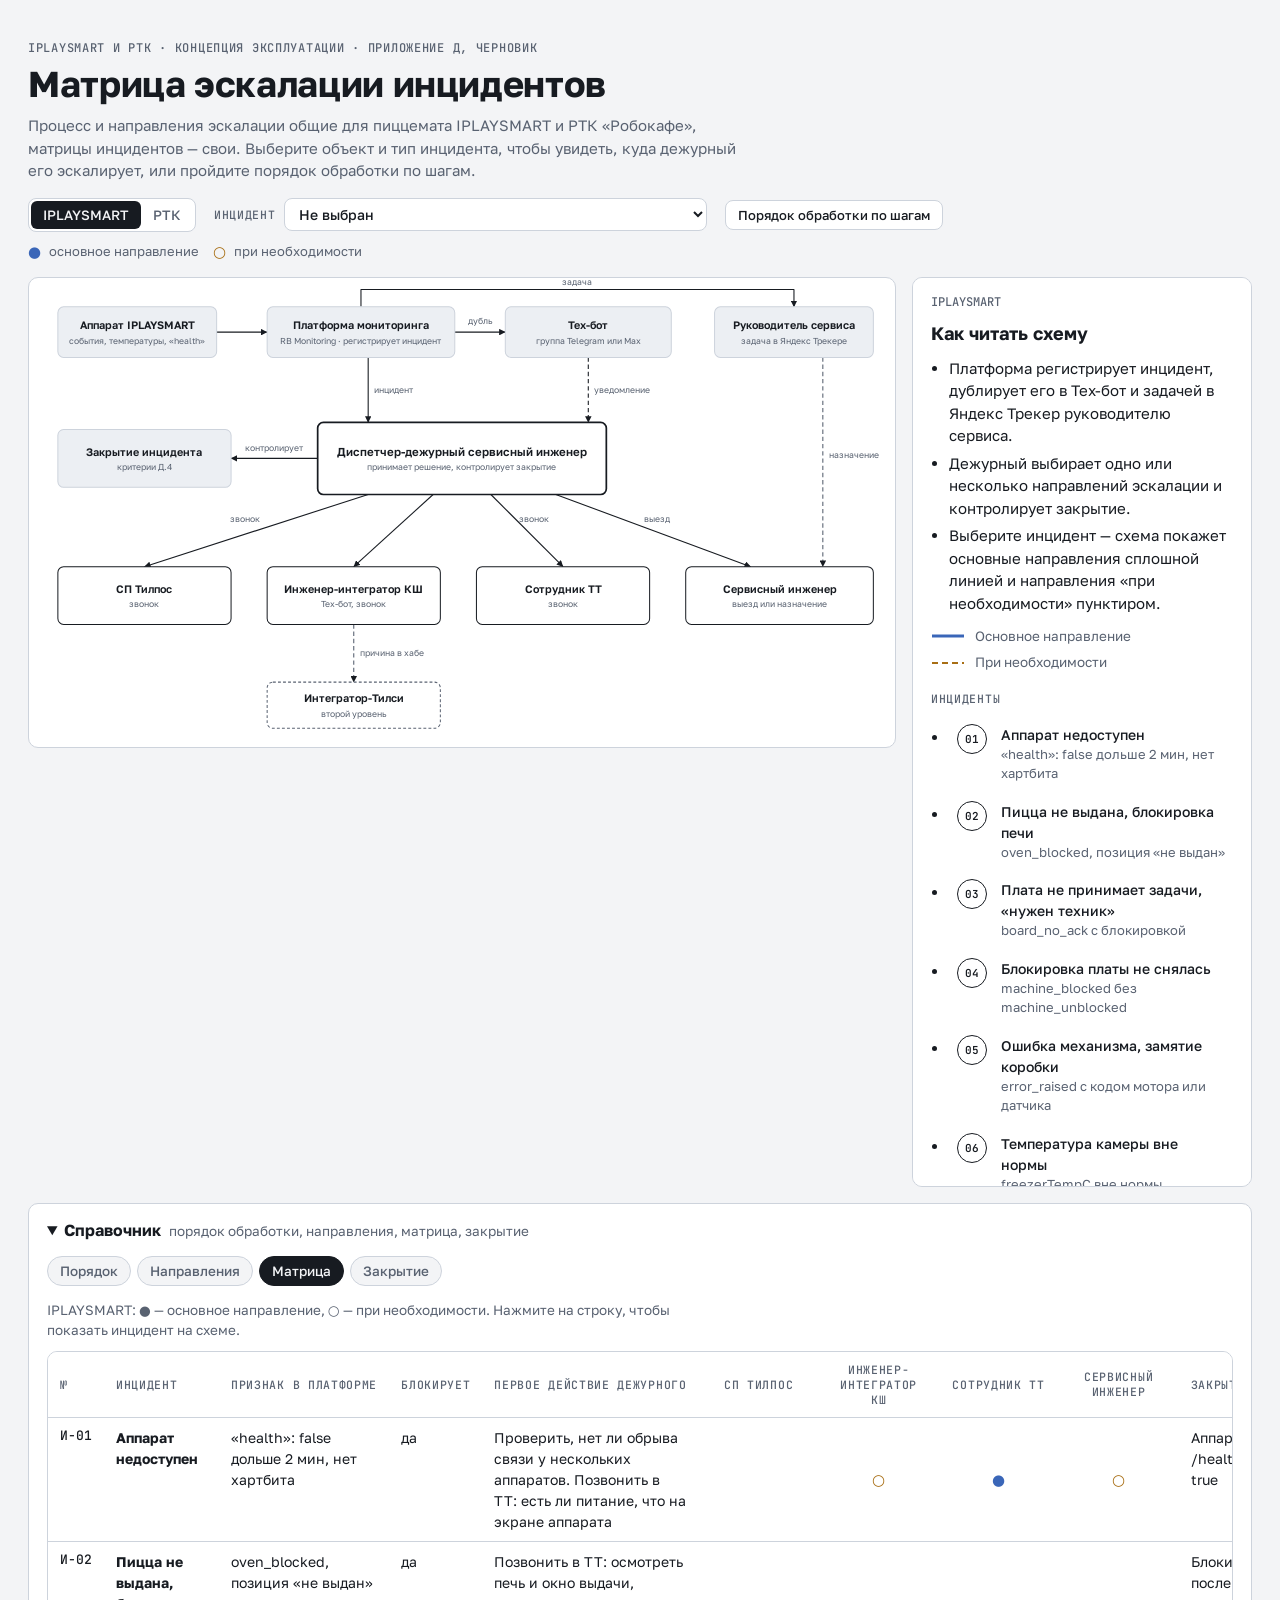
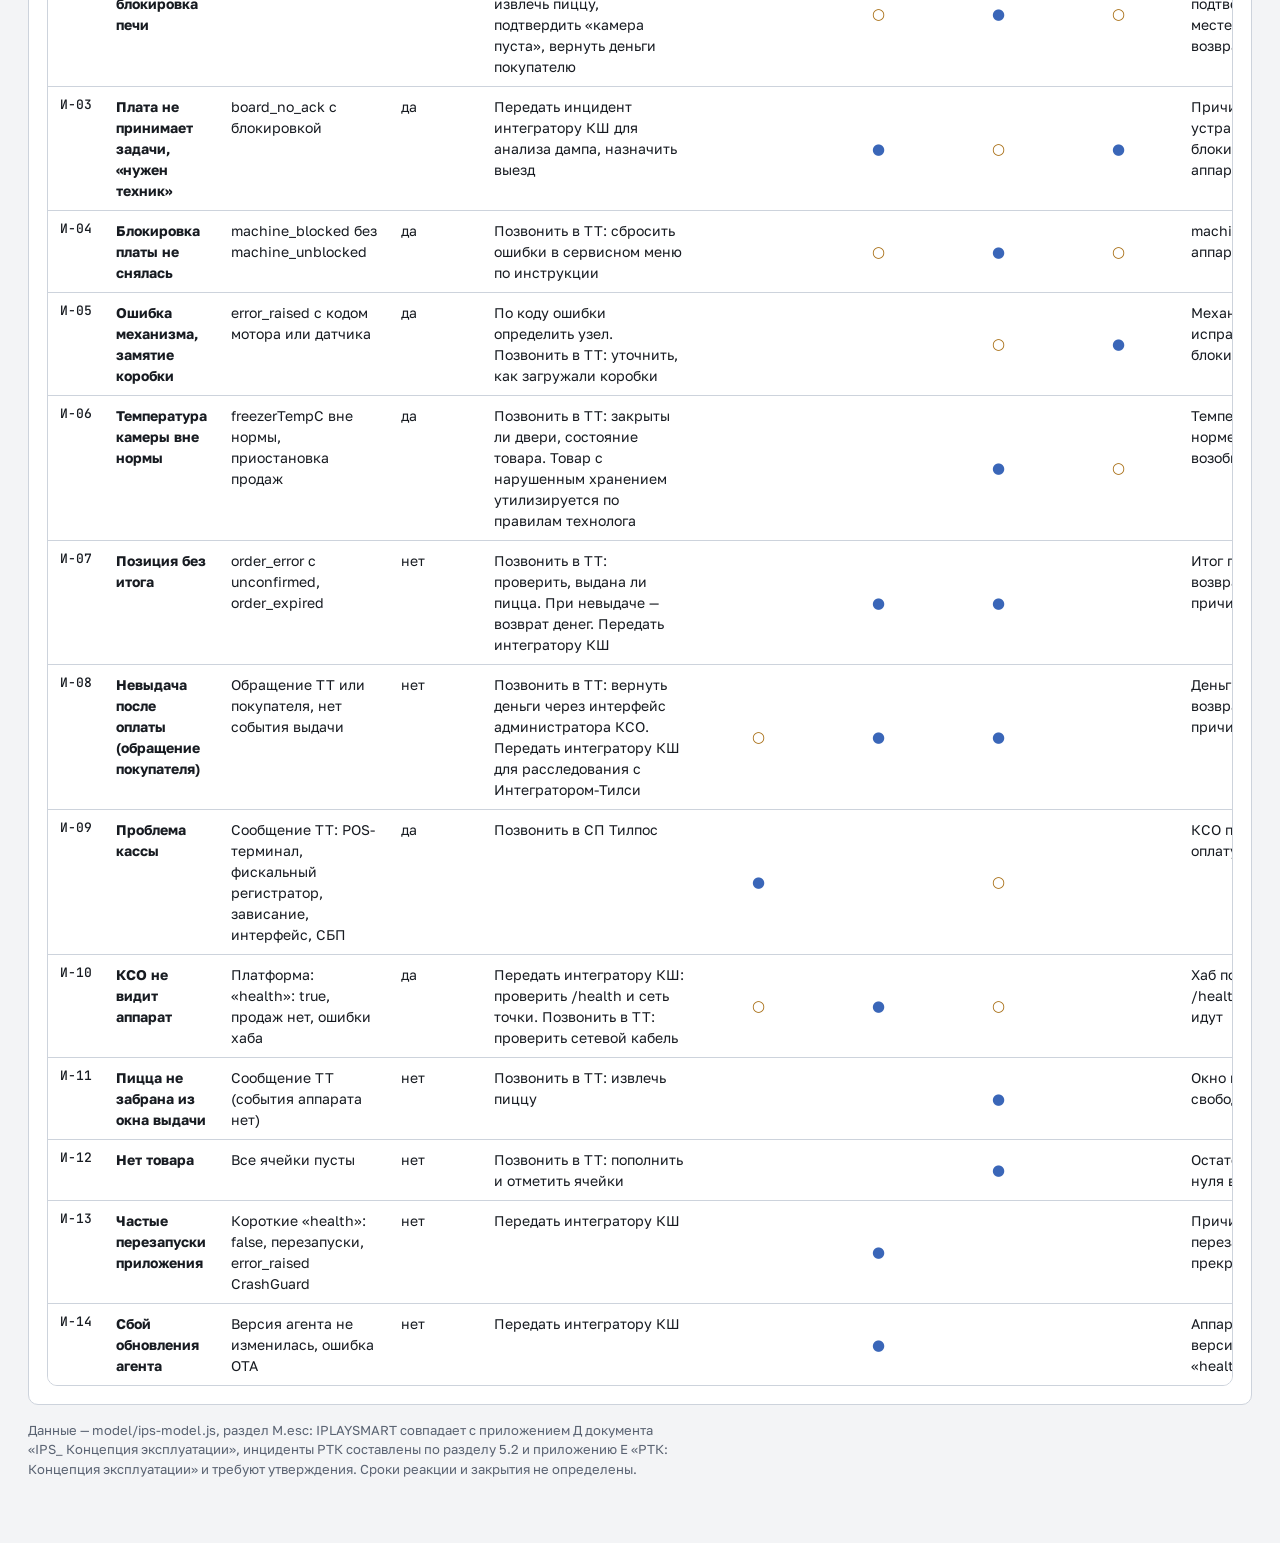
<file: escalation.html>
<!doctype html>
<html lang="ru">
<head>
<meta charset="utf-8">
<meta name="viewport" content="width=device-width, initial-scale=1">
<title>Эскалация инцидентов IPLAYSMART</title>
<link rel="preconnect" href="https://fonts.googleapis.com">
<link rel="preconnect" href="https://fonts.gstatic.com" crossorigin>
<link rel="stylesheet" href="https://fonts.googleapis.com/css2?family=Golos+Text:wght@400;500;600;700&family=JetBrains+Mono:wght@400;500;600&display=swap">
<style>/* Схема-лист: шапка с навигацией, панель управления, диаграмма во всю ширину, карточка выделения, справочные разделы */
:root{
  --bg:#f3f4f6; --surface:#ffffff; --fg:#171b21; --muted:#596271; --line:#cdd3dc; --comp:#eceff3; --sel:#e6eaf0;
  --ok:#2e8049; --ok-bg:#e1f1e6;
  --part:#a86e14; --part-bg:#f8edd4;
  --pause:#3a66b8; --pause-bg:#e3ebfa;
  --off:#b0413f; --off-bg:#f6e2e1;
  --none:#768090; --none-bg:#e7eaee;
  --danger:#c2362f;
  --font-body:"Golos Text", system-ui, -apple-system, "Segoe UI", Roboto, Arial, sans-serif;
  --font-mono:"JetBrains Mono", ui-monospace, SFMono-Regular, Menlo, Consolas, monospace;
}
@media (prefers-color-scheme: dark){
  :root:not([data-theme="light"]){
    --bg:#111317; --surface:#191c21; --fg:#e6e9ed; --muted:#9aa3af; --line:#343a44; --comp:#15181c; --sel:#232830;
    --ok:#5fbf80; --ok-bg:#15291c; --part:#e0a64a; --part-bg:#32260e; --pause:#80a7ee; --pause-bg:#172239;
    --off:#e2797a; --off-bg:#361b1c; --none:#9aa3b0; --none-bg:#22262d; --danger:#ef6b63;
    color-scheme:dark;
  }
}
:root[data-theme="dark"]{
  --bg:#111317; --surface:#191c21; --fg:#e6e9ed; --muted:#9aa3af; --line:#343a44; --comp:#15181c; --sel:#232830;
  --ok:#5fbf80; --ok-bg:#15291c; --part:#e0a64a; --part-bg:#32260e; --pause:#80a7ee; --pause-bg:#172239;
  --off:#e2797a; --off-bg:#361b1c; --none:#9aa3b0; --none-bg:#22262d; --danger:#ef6b63;
  color-scheme:dark;
}
body{background:var(--bg);color:var(--fg);font:15px/1.5 var(--font-body)}
.wrap{max-width:1300px;margin:0 auto;padding-inline:20px;padding-block:32px 56px;display:grid;gap:20px}
.eyebrow{font:500 12px/1.4 var(--font-mono);letter-spacing:.06em;text-transform:uppercase;color:var(--muted)}
h1{font-size:clamp(26px,3.4vw,36px);line-height:1.15;font-weight:700;letter-spacing:-.01em;margin:6px 0 10px;text-wrap:balance}
.lead{max-width:72ch;margin:0;color:var(--muted)}
.meta{display:flex;flex-wrap:wrap;gap:6px 18px;margin-top:12px;font:500 13px var(--font-mono)}
.toc{display:flex;flex-wrap:wrap;gap:6px 8px;margin-top:16px}
.toc a{font:500 13px var(--font-body);color:var(--fg);text-decoration:none;padding:5px 11px;border:1px solid var(--line);border-radius:999px;background:var(--surface)}
.toc a:hover{background:var(--sel)}
.toolbar{display:flex;flex-wrap:wrap;align-items:center;gap:12px 28px;scroll-margin-top:16px}
.group{display:flex;flex-wrap:wrap;align-items:center;gap:8px 14px;min-width:0}
.glabel,.d-cols h4,.kv dt,th{font:500 11.5px var(--font-mono);letter-spacing:.06em;text-transform:uppercase;color:var(--muted)}
.seg{display:inline-flex;flex-wrap:wrap;border:1px solid var(--line);border-radius:8px;padding:2px;background:var(--surface)}
.seg button{font:500 13.5px var(--font-body);padding:6px 12px;border:0;border-radius:6px;background:transparent;color:var(--muted);cursor:pointer}
.seg button[aria-pressed="true"]{background:var(--fg);color:var(--bg)}
.seg button:focus-visible,.reset:focus-visible,.tlink:focus-visible,.goto:focus-visible,.toc a:focus-visible{outline:2px solid var(--fg);outline-offset:2px}
.legend{display:flex;flex-wrap:wrap;gap:6px 14px;font-size:13px;color:var(--muted)}
.legend span{display:inline-flex;align-items:center;gap:6px;white-space:nowrap}
.sw{width:12px;height:12px;border-radius:3px;border:1.5px solid;display:inline-block}
.lg line{stroke:var(--fg);stroke-width:1.6}
.lg .dash{stroke-dasharray:6 4}
.lg .dot{stroke-dasharray:1.5 3.5;stroke-linecap:round;stroke-width:2}
.lg .danger{stroke:var(--danger);stroke-dasharray:6 4}
.reset{font:500 13px var(--font-body);padding:6px 12px;border:1px solid var(--line);border-radius:8px;background:var(--surface);color:var(--fg);cursor:pointer}

figure.diagram{margin:0;background:var(--surface);border:1px solid var(--line);border-radius:10px;overflow:hidden}
.scroll{overflow-x:auto}
#sm{display:block;width:100%;min-width:980px;height:auto;color:var(--fg)}
figcaption{padding:10px 16px 14px;border-top:1px solid var(--line);font-size:13px;color:var(--muted)}
#sm text{font-family:var(--font-body)}
#sm .node rect{stroke-width:1.6}
#sm .nid{font:500 11px var(--font-mono);fill:var(--muted);text-anchor:middle}
#sm .nname{font-size:13.5px;font-weight:600;fill:var(--fg);text-anchor:middle}
#sm .nstat{font-size:11px;font-weight:500;fill:var(--muted);text-anchor:middle}
#sm .atitle{font-size:11.5px;font-weight:600;fill:var(--fg)}
#sm .aval{font-size:11px;fill:var(--muted)}
#sm .divl{stroke:var(--line);stroke-width:1}
#sm .comp rect{fill:var(--comp);stroke:var(--line);stroke-width:1.3}
#sm .ctitle{font-size:12.5px;font-weight:600;fill:var(--muted)}
#sm .grp{fill:none;stroke:var(--muted);stroke-width:1.2;stroke-dasharray:4 3}
#sm .pseudo rect{fill:var(--surface);stroke:var(--muted);stroke-width:1.2;stroke-dasharray:4 3}
#sm .pseudo text{font-size:12px;fill:var(--muted);text-anchor:middle}
#sm .tr path{fill:none;stroke-linejoin:round}
#sm .tr path.halo{stroke:var(--surface);stroke-width:5}
#sm .tr path.ln{stroke:var(--fg);stroke-width:1.5}
#sm .tr.auto path.ln,#sm .tr.safety path.ln{stroke-dasharray:6 4}
#sm .tr.remote path.ln{stroke-dasharray:1.5 3.5;stroke-linecap:round;stroke-width:2}
#sm .tr.safety path.ln{stroke:var(--danger)}
#sm .tr path.hit{stroke:transparent;stroke-width:14}
#sm .junc{fill:var(--fg)}
#sm .badge circle{fill:var(--surface);stroke:var(--fg);stroke-width:1.3}
#sm .tr.safety .badge circle{stroke:var(--danger)}
#sm .badge text{font:600 10.5px var(--font-mono);fill:var(--fg);text-anchor:middle;dominant-baseline:central}
#sm .mk-fg{fill:var(--fg)}
#sm .mk-danger{fill:var(--danger)}
#sm .node,#sm .badge,#sm .pseudo,#sm .tr{cursor:pointer}
#sm .node:focus,#sm .badge:focus,#sm .pseudo:focus{outline:none}
#sm .node:focus-visible rect{stroke-width:3.2}
#sm .badge:focus-visible circle{stroke-width:2.8}
#sm .node,#sm .tr,#sm .pseudo,#sm .grp{transition:opacity .15s}
#sm.has-sel .node:not(.on),#sm.has-sel .tr:not(.on),#sm.has-sel .pseudo:not(.on){opacity:.15}
#sm.has-sel .comp:not(.on){opacity:.5}
#sm .tr.on path.ln{stroke-width:2.6}
#sm .tr.on .badge circle{stroke-width:2.2}
#sm .node.cur rect{stroke-width:3.2}

.detail{background:var(--surface);border:1px solid var(--line);border-radius:10px;padding:18px 20px;display:grid;gap:14px;min-width:0}
.detail .hint{margin:0;color:var(--muted)}
.d-head{display:flex;flex-wrap:wrap;align-items:baseline;gap:4px 12px}
.d-id{font:600 13px var(--font-mono);color:var(--muted)}
.d-head h3{margin:0;font-size:20px;line-height:1.25;font-weight:700;text-wrap:balance}
.d-desc{margin:0;max-width:75ch}
.chips{display:flex;flex-wrap:wrap;gap:8px}
.chip{display:inline-flex;align-items:center;gap:8px;padding:4px 10px;border:1px solid var(--line);border-radius:999px;font-size:13px;background:var(--bg);max-width:100%}
.chip b{font-weight:500;color:var(--muted);white-space:nowrap}
.st{display:inline-flex;align-items:center;gap:7px}
.st i{width:9px;height:9px;border-radius:50%;display:inline-block;flex:none}
.d-cols{display:grid;grid-template-columns:repeat(auto-fit,minmax(280px,1fr));gap:14px 28px}
.d-cols h4{margin:0 0 6px}
.d-cols ul{list-style:none;margin:0;padding:0;display:grid;gap:4px}
.tlink{display:grid;grid-template-columns:34px 1fr;gap:0 10px;width:100%;text-align:left;padding:6px 8px;border:0;border-radius:6px;background:transparent;color:var(--fg);font:inherit;cursor:pointer}
.tlink:hover{background:var(--sel)}
.tn{grid-row:span 2;font:600 11px var(--font-mono);display:inline-grid;place-items:center;width:28px;height:28px;border:1.3px solid var(--fg);border-radius:50%;align-self:start}
.tlink.safety .tn{border-color:var(--danger)}
.tlink span:not(.tn){font-size:14px;font-weight:500}
.tlink small{font-size:13px;color:var(--muted)}
.empty,.note{font-size:13.5px;color:var(--muted)}
.note{margin:0;max-width:85ch}
.kv{display:grid;grid-template-columns:max-content minmax(0,1fr);gap:8px 18px;margin:0}
.kv dt{line-height:1.9}
.kv dd{margin:0}
.goto{display:inline-flex;align-items:center;gap:8px;padding:5px 12px;border:1px solid var(--line);border-radius:999px;background:var(--bg);color:var(--fg);font:500 13px var(--font-body);cursor:pointer}
.goto:hover{background:var(--sel)}
.goto code{font:600 12px var(--font-mono);color:var(--muted)}
.rc{list-style:none;margin:0;padding:0;display:grid;gap:4px;font-size:14px}
.rc i{font-style:normal;color:var(--muted)}

.sec{display:grid;gap:10px;scroll-margin-top:16px;min-width:0}
.sec h2{font-size:18px;font-weight:700;margin:8px 0 0}
.sec h3{font-size:14.5px;font-weight:600;margin:6px 0 0}
.sec p{margin:0;max-width:80ch}
.card{background:var(--surface);border:1px solid var(--line);border-radius:10px;padding:16px 20px;display:grid;gap:10px;min-width:0}
.cols2{display:grid;grid-template-columns:repeat(auto-fit,minmax(300px,1fr));gap:12px 32px}
.plain,.steps{margin:0;padding-left:20px;display:grid;gap:4px}
.tscroll{overflow-x:auto;background:var(--surface);border:1px solid var(--line);border-radius:10px}
table{width:100%;min-width:820px;border-collapse:collapse;font-size:14px}
table.wide{min-width:1120px}
th{text-align:left;padding:10px 12px;border-bottom:1px solid var(--line);background:var(--surface);white-space:nowrap}
td{padding:9px 12px;border-bottom:1px solid var(--line);vertical-align:top}
tbody tr:last-child td{border-bottom:0}
tbody tr[data-s],tbody tr[data-t]{cursor:pointer}
tbody tr[data-s]:hover td,tbody tr[data-t]:hover td,tbody tr.sel td{background:var(--sel)}
tbody tr.sel td:first-child{box-shadow:inset 3px 0 0 var(--fg)}
tbody tr:focus-visible{outline:2px solid var(--fg);outline-offset:-2px}
td.id{font:500 13px var(--font-mono);white-space:nowrap;font-variant-numeric:tabular-nums}
tr.sub td.id{padding-left:28px;color:var(--muted)}
tr.parent td:nth-child(2){font-weight:600}
td.path{white-space:nowrap;font-weight:500}
table.matrix{min-width:1080px}
.matrix th.m{text-align:center;white-space:normal;min-width:96px}
.matrix th.m small{display:block;font:400 11px var(--font-body);letter-spacing:0;text-transform:none;color:var(--muted)}
.matrix td.c{text-align:center;vertical-align:middle;padding:6px}
.cell{display:inline-flex;flex-direction:column;align-items:center;gap:2px;min-width:62px;padding:4px 6px;border-radius:6px;font-size:12.5px;font-weight:600;line-height:1.25}
.cell small{font-weight:400;font-size:11px;max-width:112px}
.c-y{background:var(--ok-bg);color:var(--ok)}
.c-c{background:var(--part-bg);color:var(--part)}
.c-n{color:var(--muted);font-weight:500}
.c-u{border:1px dashed var(--muted);color:var(--muted);font-weight:500}
td.cmd{font-weight:600;min-width:200px}
td.cmd small{display:block;font:500 11.5px var(--font-mono);color:var(--muted);margin-top:3px}
td.cmd span{display:block;font-weight:400;font-size:12.5px;color:var(--muted);margin-top:2px}
.mlegend{display:flex;flex-wrap:wrap;gap:8px 14px;align-items:center;font-size:13px;color:var(--muted)}
footer{font-size:13px;color:var(--muted);max-width:80ch}
@media (prefers-reduced-motion: reduce){#sm .node,#sm .tr,#sm .pseudo,#sm .grp{transition:none}}
:root{--shadow:0 10px 30px rgba(20,24,31,.16)}
@media (prefers-color-scheme: dark){:root:not([data-theme="light"]){--shadow:0 10px 30px rgba(0,0,0,.55)}}
:root[data-theme="dark"]{--shadow:0 10px 30px rgba(0,0,0,.55)}
#tm{min-width:1340px}
.ref{font:500 .9em var(--font-mono);color:inherit;background:none;border:0;border-bottom:1px dotted currentColor;padding:0;margin:0;cursor:pointer;line-height:inherit}
.ref:hover{color:var(--pause)}
.ref:focus-visible,.rc-x:focus-visible,#sm .fl:focus-visible rect{outline:2px solid var(--fg);outline-offset:2px}
.refcard{position:fixed;left:16px;right:16px;bottom:calc(16px + env(safe-area-inset-bottom, 0px));z-index:10;max-width:640px;margin-inline:auto;background:var(--surface);border:1px solid var(--line);border-radius:12px;box-shadow:var(--shadow);padding:14px 16px;display:grid;gap:8px;max-height:55vh;overflow:auto}
.rc-head{display:flex;align-items:baseline;gap:10px}
.rc-head code{font:600 13px var(--font-mono)}
.rc-head span{font-size:12.5px;color:var(--muted);flex:1;min-width:0}
.rc-x{border:0;background:none;color:var(--muted);font-size:22px;line-height:1;cursor:pointer;padding:0 4px}
.refcard p{margin:0;font-size:14px}
.rc-st{font-size:12.5px;color:var(--muted)}
tr.x td{color:var(--muted)}
tr.x td:not(:first-child){font-style:italic}
.dchip{display:inline-block;padding:2px 9px;border-radius:999px;font-size:12.5px;font-weight:600;white-space:nowrap}
.d-ok{background:var(--ok-bg);color:var(--ok)}
.d-none{background:var(--none-bg);color:var(--none)}
.d-part{background:var(--part-bg);color:var(--part)}
.d-pause{background:var(--pause-bg);color:var(--pause)}
.steps li,.plain li{max-width:85ch}
.detail ol{margin:0;padding-left:20px;display:grid;gap:3px}
#sm .fbox{fill:var(--surface);stroke:var(--line);stroke-width:1.2}
#sm .fl rect{fill:var(--bg);stroke:var(--muted);stroke-width:1}
#sm .fl text{font-size:11.5px;fill:var(--fg)}
#sm .fl{cursor:pointer;transition:opacity .15s}
#sm .fl:focus{outline:none}
#sm .fl.cur rect{stroke:var(--fg);stroke-width:2}
#sm.has-sel .fl:not(.on){opacity:.35}
@media (prefers-reduced-motion: reduce){#sm .fl{transition:none}}
[hidden]{display:none!important}
.wrap{max-width:1480px;gap:16px}
header .lead{max-width:80ch}
.controls{display:flex;flex-wrap:wrap;align-items:center;gap:10px 18px}
.wrap > *{min-width:0}
.ctl{display:inline-flex;align-items:center;gap:8px;max-width:100%;min-width:0;font:500 11.5px var(--font-mono);letter-spacing:.06em;text-transform:uppercase;color:var(--muted)}
.ctl select{min-width:0;flex:0 1 auto;font:500 14px var(--font-body);letter-spacing:0;text-transform:none;color:var(--fg);background:var(--surface);border:1px solid var(--line);border-radius:8px;padding:6px 10px;max-width:100%}
.ctl select:focus-visible{outline:2px solid var(--fg);outline-offset:2px}
.main{display:grid;grid-template-columns:minmax(0,1fr);gap:16px;align-items:start}
.side{background:var(--surface);border:1px solid var(--line);border-radius:10px;padding:16px 18px;display:grid;gap:12px;min-width:0;align-content:start}
@media (min-width:1200px){
  .main{grid-template-columns:minmax(0,1fr) 340px}
  .side{position:sticky;top:calc(12px + env(safe-area-inset-top, 0px));max-height:calc(100vh - 24px);overflow:auto}
}
.side h3{margin:0;font-size:18px;line-height:1.25;font-weight:700;text-wrap:balance}
.side p{margin:0}
.side ul,.side ol{margin:0;padding-left:18px;display:grid;gap:5px}
.side .kv{grid-template-columns:minmax(0,1fr);gap:2px 0}
.side .kv dt{line-height:1.4;margin-top:8px}
.side .kv dd{font-size:14px}
.side .d-cols{grid-template-columns:minmax(0,1fr)}
.crumb{font:500 12px var(--font-mono);color:var(--muted)}
.back{justify-self:start;font:500 13px var(--font-body);padding:5px 10px;border:1px solid var(--line);border-radius:8px;background:var(--bg);color:var(--fg);cursor:pointer}
.nav{display:flex;flex-wrap:wrap;gap:8px;align-items:center}
.nav button{font:500 13.5px var(--font-body);padding:7px 14px;border:1px solid var(--line);border-radius:8px;background:var(--bg);color:var(--fg);cursor:pointer}
.nav button.primary{background:var(--fg);color:var(--bg);border-color:var(--fg)}
.nav button:disabled{opacity:.4;cursor:default}
.nav .step{font:500 12px var(--font-mono);color:var(--muted);margin-left:auto}
.back:focus-visible,.nav button:focus-visible,.tabs button:focus-visible,.refblock summary:focus-visible{outline:2px solid var(--fg);outline-offset:2px}
.attrs{display:grid;gap:6px;margin:0;padding:10px 12px;background:var(--bg);border-radius:8px;font-size:13.5px}
.attrs b{font-weight:600}
.lgline{display:grid;grid-template-columns:34px 1fr;gap:6px 10px;align-items:center;font-size:13.5px;color:var(--muted)}
.lgline svg line{stroke:var(--fg);stroke-width:1.6}
.lgline .cyc{stroke-width:3}
.lgline .thin{stroke:var(--muted);stroke-width:1.4}
.lgline .dash{stroke-dasharray:6 4}
.lgline .dot{stroke-dasharray:1.5 3.5;stroke-linecap:round;stroke-width:2}
.lgline .danger{stroke:var(--danger);stroke-dasharray:6 4}
#legend:empty{display:none}

#sm{min-width:900px}
@media (min-width:1200px){#sm{min-width:0}}
#sm .nid{font-size:12px}
#sm .nname{font-size:15px}
#sm .nstat{font-size:12px}
#sm .ctitle{font-size:13.5px}
#sm .badge text{font-size:11.5px}
#sm.v-ov #g-dt{display:none}
#sm.v-dt #g-ov{display:none}
#sm:not(.l-safety) #g-flags{display:none}
#sm.l-none .node.atom rect{fill:var(--surface);stroke:var(--fg);stroke-width:1.4}
#sm.v-ov.l-none .node.sub rect{fill:transparent;stroke:var(--muted);stroke-dasharray:4 3;stroke-width:1.2}
#sm.v-ov.l-none .node.sub text{fill:var(--muted)}
#sm .ag path{fill:none;stroke-linejoin:round}
#sm .ag path.halo{stroke:var(--surface);stroke-width:6}
#sm .ag path.ln{stroke:var(--muted);stroke-width:1.4}
#sm .ag.cycle path.ln{stroke:var(--fg);stroke-width:2.8}
#sm .ag.safety path.ln{stroke:var(--danger);stroke-dasharray:6 4}
#sm .ag.remote path.ln{stroke-dasharray:1.5 3.5;stroke-linecap:round;stroke-width:2}
#sm .ag path.hit{stroke:transparent;stroke-width:16}
#sm .ag{cursor:pointer;transition:opacity .15s}
#sm .ag:focus{outline:none}
#sm .ag:focus-visible path.ln{stroke-width:4}
#sm .pill rect{fill:var(--surface);stroke:var(--muted);stroke-width:1.2}
#sm .pill text{font:600 11.5px var(--font-mono);fill:var(--muted);text-anchor:middle;dominant-baseline:central}
#sm .mk-muted{fill:var(--muted)}
#sm.has-sel .ag:not(.on){opacity:.15}
#sm .ag.on path.ln{stroke-width:3.2}
#sm.has-sel .tr.trail{opacity:.5}
#sm.has-sel .node.trail{opacity:.65}
@media (prefers-reduced-motion: reduce){#sm .ag{transition:none}}

.refblock{background:var(--surface);border:1px solid var(--line);border-radius:10px;padding:0 18px}
.refblock summary{cursor:pointer;padding:14px 0;font-weight:700;font-size:16px}
.refblock summary span{font-weight:400;font-size:13.5px;color:var(--muted);margin-left:8px}
.refblock[open]{padding-bottom:18px}
.tabs{display:flex;flex-wrap:wrap;gap:6px;margin-bottom:14px}
.tabs button{font:500 13.5px var(--font-body);padding:6px 12px;border:1px solid var(--line);border-radius:999px;background:var(--bg);color:var(--muted);cursor:pointer}
.tabs button[aria-selected="true"]{background:var(--fg);color:var(--bg);border-color:var(--fg)}
.tabp{display:grid;gap:10px;min-width:0}
.pillsample{justify-self:start;font:600 11.5px var(--font-mono);color:var(--muted);border:1.2px solid var(--muted);border-radius:10px;padding:0 7px;line-height:18px}
.rsec{display:grid;gap:10px;min-width:0}
.rsec + .rsec{margin-top:10px}
.rsec h3{margin:4px 0 0;font-size:16px;font-weight:700}
.card p{margin:0;max-width:85ch}
.dg{display:inline-block;margin-left:4px;padding:0 7px;border-radius:999px;font-size:11.5px;font-weight:600;line-height:18px;background:var(--off-bg);color:var(--off);white-space:nowrap}
table.matrix{min-width:1220px}
td.dz{font-size:13px;min-width:150px}
.side h4{margin:6px 0 0;font:500 11.5px var(--font-mono);letter-spacing:.06em;text-transform:uppercase;color:var(--muted)}

.side .chips{gap:6px}
.pnav{display:flex;flex-wrap:wrap;gap:6px;margin-top:14px}
.pnav a,.pnav span{font:500 13px var(--font-body);padding:5px 12px;border:1px solid var(--line);border-radius:999px;color:var(--fg);text-decoration:none;background:var(--surface)}
.pnav span{background:var(--fg);color:var(--bg);border-color:var(--fg)}
.pnav a:hover{background:var(--sel)}

#es{display:block;width:100%;min-width:900px;height:auto}
@media (min-width:1200px){#es{min-width:0}}
#es text{font-family:var(--font-body)}
#es .bx rect{fill:var(--surface);stroke:var(--fg);stroke-width:1.4}
#es .bx.src rect{fill:var(--comp);stroke:var(--line)}
#es .bx.duty rect{stroke-width:2.4}
#es .bx.second rect{stroke-dasharray:4 3;stroke:var(--muted)}
#es .nname{font-size:15px;font-weight:600;fill:var(--fg);text-anchor:middle}
#es .bx.duty .nname{font-size:16px}
#es .nstat{font-size:12px;fill:var(--muted);text-anchor:middle}
#es .lk path{fill:none;stroke-linejoin:round}
#es .lk path.halo{stroke:var(--surface);stroke-width:6}
#es .lk path.ln{stroke:var(--fg);stroke-width:1.5}
#es .lk.dash path.ln,#es .lk.aux path.ln{stroke-dasharray:6 4}
#es .lk.aux path.ln{stroke:var(--muted)}
#es .lbl{font-size:12px;fill:var(--muted);text-anchor:middle}
#es .lbl.start{text-anchor:start}
#es .mk-fg{fill:var(--fg)} #es .mk-muted{fill:var(--muted)} #es .mk-p{fill:var(--pause)}
#es .bx,#es .lk{transition:opacity .15s}
#es .bx{cursor:pointer}
#es .bx:focus{outline:none}
#es .bx:focus-visible rect{stroke-width:3.2}
#es.has-sel .bx:not(.on):not(.p):not(.s){opacity:.25}
#es.has-sel .lk:not(.on):not(.p):not(.s){opacity:.12}
#es .bx.cur rect{stroke-width:3.2}
#es .bx.p rect{fill:var(--pause-bg);stroke:var(--pause);stroke-width:2.6}
#es .bx.s rect{fill:var(--part-bg);stroke:var(--part);stroke-width:1.8;stroke-dasharray:6 4}
#es .lk.p path.ln{stroke:var(--pause);stroke-width:3;stroke-dasharray:none}
#es .lk.s path.ln{stroke:var(--part);stroke-width:2.2;stroke-dasharray:6 4}
#es .lk.on path.ln{stroke-width:2.6}
.dot{font-style:normal;font-weight:700;font-size:15px;line-height:1}
.dot.p{color:var(--pause)} .dot.s{color:var(--part)}
.legend .dot{margin-right:2px}
.lgline .lp{stroke:var(--pause);stroke-width:3}
.lgline .ls{stroke:var(--part);stroke-width:2.2;stroke-dasharray:6 4}
#tmx{min-width:1240px}
#tmx tbody tr{cursor:pointer}
#tmx tbody tr:hover td,#tmx tbody tr.sel td{background:var(--sel)}
#tmx td.c{text-align:center;vertical-align:middle}
.rc .dot{margin-right:2px}
#es:not(.o-rtk) .rtk-only{display:none}
@media (prefers-reduced-motion: reduce){#es .bx,#es .lk{transition:none}}
</style>
</head>
<body>
<div class="wrap">
  <header>
    <div class="eyebrow">IPLAYSMART и РТК · Концепция эксплуатации · приложение Д, черновик</div>
    <h1>Матрица эскалации инцидентов</h1>
    <p class="lead">Процесс и направления эскалации общие для пиццемата IPLAYSMART и РТК «Робокафе», матрицы инцидентов — свои. Выберите объект и тип инцидента, чтобы увидеть, куда дежурный его эскалирует, или пройдите порядок обработки по шагам.</p>
  </header>

  <div class="controls">
    <div class="seg" role="group" aria-label="Объект">
      <button type="button" data-obj="ips" aria-pressed="true">IPLAYSMART</button>
      <button type="button" data-obj="rtk" aria-pressed="false">РТК</button>
    </div>
    <label class="ctl" for="inc">Инцидент
      <select id="inc"></select>
    </label>
    <button type="button" class="reset" id="steps">Порядок обработки по шагам</button>
    <div class="legend" id="legend"></div>
  </div>

  <div class="main">
    <figure class="diagram" id="fig">
      <div class="scroll">
        <svg id="es" viewBox="0 0 1200 650" role="group" aria-label="Схема эскалации: аппарат, платформа, Тех-бот, руководитель сервиса, дежурный и направления эскалации"></svg>
      </div>
    </figure>
    <aside class="side" id="card" aria-live="polite"></aside>
  </div>

  <details class="refblock" id="ref" open>
    <summary>Справочник<span>порядок обработки, направления, матрица, закрытие</span></summary>
    <div class="tabs" role="tablist" aria-label="Разделы справочника" id="tabs"></div>
    <div id="tabps"></div>
  </details>

  <footer>Данные — model/ips-model.js, раздел M.esc: IPLAYSMART совпадает с приложением Д документа «IPS_ Концепция эксплуатации», инциденты РТК составлены по разделу 5.2 и приложению Е «РТК: Концепция эксплуатации» и требуют утверждения. Сроки реакции и закрытия не определены.</footer>
</div>
<script>
const E = {"intro":["Инциденты собираются в платформе мониторинга RB Monitoring и эскалируются диспетчеру-дежурному сервисному инженеру (далее — дежурный). Каждый инцидент дублируется в Тех-бот — группу в Telegram или Max — и задачей в Яндекс Трекер руководителю сервиса.","Дежурный определяет тип инцидента по матрице Д.3, выбирает одно или несколько направлений эскалации и контролирует закрытие инцидента."],"steps":["Аппарат публикует событие или перестает выходить на связь. Платформа мониторинга регистрирует инцидент: аппарат, точку, тип, время и номер заказа, если он есть. Пропадание связи регистрируется, если «health»: false держится дольше 2 мин.","Платформа дублирует инцидент в Тех-бот (группа Telegram или Max) и задачей в Яндекс Трекер руководителю сервиса.","Дежурный принимает инцидент и определяет его тип по матрице Д.3.","Дежурный эскалирует инцидент по одному или нескольким направлениям: СП Тилпос, инженер-интегратор КШ, сотрудник ТТ, выезд сервисного инженера.","Дежурный записывает в инциденте действия, ответы получателей и причину.","Дежурный контролирует закрытие по критериям Д.4 и закрывает инцидент. Тех-бот публикует закрытие."],"sources":[{"id":"dev","name":"Аппарат IPLAYSMART","sub":"события, температуры, «health»"},{"id":"plat","name":"Платформа мониторинга","sub":"RB Monitoring · регистрирует инцидент"},{"id":"bot","name":"Тех-бот","sub":"группа Telegram или Max"},{"id":"yt","name":"Руководитель сервиса","sub":"задача в Яндекс Трекере"},{"id":"duty","name":"Диспетчер-дежурный сервисный инженер","sub":"принимает решение, контролирует закрытие"},{"id":"close","name":"Закрытие инцидента","sub":"критерии Д.4"}],"routes":[{"id":"tilpos","name":"СП Тилпос","sub":"звонок","ch":"Звонок","what":"Проблемы касс: POS-терминал, фискальный регистратор, зависание, интерфейс КСО, СБП и другие платежи","give":"Точка, номер КСО, время, номер чека или заказа, что видит сотрудник"},{"id":"ksh","name":"Инженер-интегратор КШ","sub":"Тех-бот, звонок","ch":"Тех-бот, звонок","what":"Диагностика по журналам и дампам обмена с платой, анализ первопричины, снятие блокировки на пилоте, обновление агента. При причине на стороне хаба привлекает Интегратора-Тилси","give":"Аппарат, время, номер заказа, событие платформы"},{"id":"tt","name":"Сотрудник ТТ","sub":"звонок","ch":"Звонок","what":"Уточнение обстоятельств и дополнительные инструкции: осмотр печи и окна выдачи, извлечение пиццы, сброс ошибок, пополнение, возврат денег покупателю через интерфейс администратора КСО","give":"Что проверить и что сделать, кому сообщить результат"},{"id":"visit","name":"Сервисный инженер","sub":"выезд или назначение","ch":"Выезд дежурного или назначение через руководителя сервиса","what":"Ремонт механики, печи, холодильной камеры, устранение замятия, повторная блокировка «нужен техник»","give":"Аппарат, точка, код ошибки, что уже сделано на месте"}],"second":[{"id":"tilsi","name":"Интегратор-Тилси","sub":"второй уровень","from":"ksh","what":"Расследование невыдачи после оплаты и сбоев связи хаба с аппаратом"}],"incidents":[["И-01","Аппарат недоступен","«health»: false дольше 2 мин, нет хартбита","Блокирующий","Проверить, нет ли обрыва связи у нескольких аппаратов. Позвонить в ТТ: есть ли питание, что на экране аппарата",{"tt":"p","ksh":"s","visit":"s"},"Аппарат на связи, /health «health»: true"],["И-02","Пицца не выдана, блокировка печи","oven_blocked, позиция «не выдан»","Блокирующий","Позвонить в ТТ: осмотреть печь и окно выдачи, извлечь пиццу, подтвердить «камера пуста», вернуть деньги покупателю",{"tt":"p","ksh":"s","visit":"s"},"Блокировка снята после подтверждения на месте, деньги возвращены"],["И-03","Плата не принимает задачи, «нужен техник»","board_no_ack с блокировкой","Блокирующий","Передать инцидент интегратору КШ для анализа дампа, назначить выезд",{"ksh":"p","visit":"p","tt":"s"},"Причина устранена, блокировка снята, аппарат в M-02"],["И-04","Блокировка платы не снялась","machine_blocked без machine_unblocked","Блокирующий","Позвонить в ТТ: сбросить ошибки в сервисном меню по инструкции",{"tt":"p","ksh":"s","visit":"s"},"machine_unblocked, аппарат в M-02"],["И-05","Ошибка механизма, замятие коробки","error_raised с кодом мотора или датчика","Блокирующий","По коду ошибки определить узел. Позвонить в ТТ: уточнить, как загружали коробки",{"visit":"p","tt":"s"},"Механизм исправен, блокировка снята"],["И-06","Температура камеры вне нормы","freezerTempC вне нормы, приостановка продаж","Блокирующий","Позвонить в ТТ: закрыты ли двери, состояние товара. Товар с нарушенным хранением утилизируется по правилам технолога",{"tt":"p","visit":"s"},"Температура в норме, продажи возобновлены"],["И-07","Позиция без итога","order_error с unconfirmed, order_expired","Неблокирующий","Позвонить в ТТ: проверить, выдана ли пицца. При невыдаче — возврат денег. Передать интегратору КШ",{"tt":"p","ksh":"p"},"Итог подтвержден, возврат выполнен, причина записана"],["И-08","Невыдача после оплаты (обращение покупателя)","Обращение ТТ или покупателя, нет события выдачи","Неблокирующий","Позвонить в ТТ: вернуть деньги через интерфейс администратора КСО. Передать интегратору КШ для расследования с Интегратором-Тилси",{"tt":"p","ksh":"p","tilpos":"s"},"Деньги возвращены, причина найдена"],["И-09","Проблема кассы","Сообщение ТТ: POS-терминал, фискальный регистратор, зависание, интерфейс, СБП","Блокирующий","Позвонить в СП Тилпос",{"tilpos":"p","tt":"s"},"КСО принимает оплату"],["И-10","КСО не видит аппарат","Платформа: «health»: true, продаж нет, ошибки хаба","Блокирующий","Передать интегратору КШ: проверить /health и сеть точки. Позвонить в ТТ: проверить сетевой кабель",{"ksh":"p","tt":"s","tilpos":"s"},"Хаб получает /health, продажи идут"],["И-11","Пицца не забрана из окна выдачи","Сообщение ТТ (события аппарата нет)","Неблокирующий","Позвонить в ТТ: извлечь пиццу",{"tt":"p"},"Окно выдачи свободно"],["И-12","Нет товара","Все ячейки пусты","Неблокирующий","Позвонить в ТТ: пополнить и отметить ячейки",{"tt":"p"},"Остаток больше нуля в /v1/channels"],["И-13","Частые перезапуски приложения","Короткие «health»: false, перезапуски, error_raised CrashGuard","Неблокирующий","Передать интегратору КШ",{"ksh":"p"},"Причина найдена, перезапуски прекратились"],["И-14","Сбой обновления агента","Версия агента не изменилась, ошибка OTA","Неблокирующий","Передать интегратору КШ",{"ksh":"p"},"Аппарат на новой версии, /health «health»: true"]],"closing":["Аппарат вернулся в M-02 и на платформе «health»: true, либо выезд назначен и записан в Яндекс Трекере.","Блокировка печи снята только после подтверждения человеком на месте, что камера пуста.","По каждой невыданной позиции деньги покупателю возвращены.","В инциденте записаны причина, действия и кто их выполнил.","Тех-бот опубликовал закрытие инцидента."],"note":"Сроки реакции и закрытия по типам инцидентов не определены и требуют утверждения.","rtk":{"name":"РТК «Робокафе»","dev":"РТК «Робокафе»","devSub":"события, телеметрия, звуковой вызов в зале","platSub":"диспетчеризация · регистрирует инцидент","intro":["РТК сначала вызывает сотрудника магазина звуковым сообщением в торговом зале. Если событие не устранено за 10 мин, а истекший срок выдачи — за 30 мин, инцидент уходит дежурному. Без связи с диспетчеризацией РТК повторяет звуковое сообщение каждые 15 мин.","Дальше процесс общий: платформа мониторинга регистрирует инцидент, дублирует его в Тех-бот и в Яндекс Трекер, дежурный выбирает направления эскалации и контролирует закрытие."],"steps":["РТК вызывает сотрудника магазина звуковым сообщением «Внимание, требуется помощь в кафетерии».","Если событие не устранено за 10 мин (истекший срок выдачи — за 30 мин), или произошел критический отказ, или РТК не на связи, платформа мониторинга регистрирует инцидент: РТК, точку, режим, тип, время и номер заказа.","Платформа дублирует инцидент в Тех-бот (группа Telegram или Max) и задачей в Яндекс Трекер руководителю сервиса.","Дежурный принимает инцидент и определяет его тип по матрице.","Дежурный эскалирует инцидент: СП Тилпос, инженер-интегратор КШ, сотрудник ТТ, выезд сервисного инженера. Удаленные команды выполняет только из белого списка (приложение Е.5 концепции РТК).","Дежурный записывает в инциденте действия, ответы получателей и причину.","Дежурный контролирует закрытие и закрывает инцидент. Тех-бот публикует закрытие."],"routeWhat":{"ksh":"Разбор журналов РТК и первопричины, удаленное восстановление подсистем по белому списку, обновление ПО и технологических карт. При причине на стороне хаба привлекает Интегратора-Тилси","tt":"Уточнение обстоятельств и дополнительные инструкции: уборка упавших предметов и проливов, утилизация брака, извлечение невостребованных заказов, ручное завершение позиции, пуск после остановки на месте, ежедневное обслуживание","visit":"Внеплановое ТО после критического отказа, ручной возврат манипулятора на траекторию, ремонт сборки, снятие отметки «Критический отказ». Прибытие не позднее 4 ч после уведомления"},"incidents":[["РИ-01","РТК не на связи","Нет телеметрии, статус «Нет связи»","Неблокирующий","Позвонить в ТТ: работает ли РТК, что на сервисной панели. Без связи РТК продолжает продавать и сам повторяет звуковой вызов",{"tt":"p","ksh":"s","visit":"s"},"Связь восстановлена, журнал за время без связи передан"],["РИ-02","Столкновение манипулятора","Переход в M-06 по столкновению","Блокирующий","Позвонить в ТТ: осмотреть зону, при необходимости убрать (M-04.2), выполнить пуск на месте",{"tt":"p","ksh":"s"},"РТК в M-03, прием открыт"],["РИ-03","Критический отказ","Отметка «Критический отказ», M-05.2, отказ из перечня или повторное столкновение","Блокирующий","Назначить выезд. Не выставленные в ячейки позиции РТК отменил, возврат выполняет Контур. Передать интегратору КШ для разбора",{"visit":"p","ksh":"s","tt":"s"},"Инженер устранил отказ, снял отметку, провел тестовый цикл, РТК в M-03"],["РИ-04","Аварийный останов или открытие двери","Переход в M-06 по функции безопасности","Блокирующий","Позвонить в ТТ: выяснить причину, убрать, выполнить сброс и пуск на месте. Если отклонение от траектории больше Δ — назначить выезд",{"tt":"p","visit":"s"},"РТК в M-03"],["РИ-05","Требуется вмешательство персонала","П2 = «Ожидание вмешательства»: упавший предмет, пролив, затор диспенсера","Блокирующий","Позвонить в ТТ: войти по запросу входа (M-04.2), устранить, выполнить пуск",{"tt":"p"},"Зона убрана, РТК в M-03"],["РИ-06","Протечка воды","Датчик протечки, критический отказ, M-05.2","Блокирующий","Позвонить в ТТ: убрать воду снаружи и в рабочей зоне. Назначить выезд",{"tt":"p","visit":"p"},"Протечка устранена, отметка снята, РТК в M-03"],["РИ-07","Брак, исчерпаны попытки","Брак в ячейке, позиция отменена после 3 попыток","Неблокирующий","Позвонить в ТТ: утилизировать брак. При повторах — передать интегратору КШ",{"tt":"p","ksh":"s"},"Ячейка брака свободна, причина повторов найдена"],["РИ-08","Невостребованный заказ","Истек срок выдачи, ячейка не освобождена 30 мин","Неблокирующий","Позвонить в ТТ: извлечь заказ с сервисной панели",{"tt":"p"},"Ячейка свободна"],["РИ-09","Нет свободной ячейки","Причина П1 «Нет свободной ячейки»","Блокирующий","Позвонить в ТТ: освободить ячейки",{"tt":"p"},"Причина П1 снята"],["РИ-10","Отказ сборки, ограниченное меню","Отметка «Деградированный», позиции скрыты","Неблокирующий","Попробовать удаленное восстановление по белому списку. Если не помогло — назначить выезд",{"ksh":"p","visit":"s"},"Сборка исправна, позиции в меню"],["РИ-11","Запасы, сроки годности, температура хранения","Низкий запас, исключение позиций, нарушение температуры витрины","Неблокирующий","Позвонить в ТТ: пополнить, снять товар с нарушенным хранением. При нарушении температуры — назначить выезд",{"tt":"p","visit":"s"},"Меню и витрина соответствуют запасам и условиям хранения"],["РИ-12","Пропадание сети, разряд ИБП","Причина П1 «Нет сетевого питания», M-06 по заряду ИБП","Блокирующий","Позвонить в ТТ: есть ли сеть в магазине. После возврата сети — пуск на месте",{"tt":"p","visit":"s"},"РТК в M-03"],["РИ-13","Хаб недоступен","Причина П1 «Нет связи с хабом»","Блокирующий","Передать интегратору КШ. Позвонить в ТТ: запускать оплаченные заказы с сервисной панели",{"ksh":"p","tt":"s"},"Связь с хабом восстановлена, журнал заказов передан"],["РИ-14","Пожарный сигнал","M-06 по пожарному сигналу","Блокирующий","Позвонить в ТТ: после отбоя тревоги осмотреть зону, включить нагрев, выполнить пуск",{"tt":"p","visit":"s"},"РТК в M-03"],["РИ-15","Ежедневное обслуживание не выполнено","Через 30 мин после планового времени обслуживание не начато","Неблокирующий","Позвонить в ТТ. В конце смены удаленно выключить нагрев",{"tt":"p"},"Обслуживание выполнено, тракт молока промыт"],["РИ-16","Сбой подсистемы","Уведомление о сбое при П2 = «Ожидание» или «Восстановление»","Неблокирующий","Выполнить команду из белого списка: перезапуск, промывка, диагностика. Не помогло — поставить отметку «Критический отказ»",{"ksh":"p","visit":"s"},"Сбой устранен или назначен выезд"],["РИ-17","Проблема кассы","Сообщение ТТ: POS-терминал, фискальный регистратор, зависание, интерфейс, СБП","Блокирующий","Позвонить в СП Тилпос",{"tilpos":"p","tt":"s"},"КСО принимает оплату"]],"closing":["РТК вернулся в M-03 и прием открыт, либо выезд назначен и записан в Яндекс Трекере.","Отметку «Критический отказ» снял сервисный инженер на месте после тестового цикла.","Пуск после остановки выполнен человеком на месте по условию У-1.","По отмененным позициям Контур выполнил возврат денег.","В инциденте записаны причина, действия и кто их выполнил. Тех-бот опубликовал закрытие."]}};
/* Панель эскалации, общая для IPLAYSMART и РТК. E — M.esc из model/ips-model.js, вставляется при сборке.
   Поля верхнего уровня E — IPLAYSMART, E.rtk — отличия РТК; направления эскалации общие */
const NS = 'http://www.w3.org/2000/svg';
const $ = s => document.querySelector(s);
const esc = s => String(s).replace(/[&<>"]/g, c => ({'&':'&amp;','<':'&lt;','>':'&gt;','"':'&quot;'}[c]));
function el(tag, attrs, parent){
  const e = document.createElementNS(NS, tag);
  for (const k in attrs) e.setAttribute(k, attrs[k]);
  if (parent) parent.appendChild(e);
  return e;
}
function txt(parent, x, y, cls, s){
  const t = el('text', {x, y, class: cls}, parent);
  t.textContent = s;
  return t;
}

const ROUTE_IDS = E.routes.map(r => r.id);
const LEVEL = {p:'основное направление', s:'при необходимости'};
const mkInc = list => list.map(([id, name, sign, kind, first, rt, close]) => ({id, name, sign, kind, first, rt, close}));
const OBJS = {
  ips:{name:'IPLAYSMART', dev:E.sources[0].name, devSub:E.sources[0].sub, platSub:E.sources[1].sub, intro:E.intro, steps:E.steps, inc:mkInc(E.incidents), closing:E.closing, routeWhat:{}},
  rtk:{name:E.rtk.name, dev:E.rtk.dev, devSub:E.rtk.devSub, platSub:E.rtk.platSub, intro:E.rtk.intro, steps:E.rtk.steps, inc:mkInc(E.rtk.incidents), closing:E.rtk.closing, routeWhat:E.rtk.routeWhat, sound:true}
};
let obj = 'ips';
const O = () => OBJS[obj];
const INC = () => O().inc;
function node(id){
  const base = [...E.sources, ...E.routes, ...E.second].find(n => n.id === id);
  if (id === 'dev') return {...base, name:O().dev, sub:O().devSub};
  if (id === 'plat') return {...base, sub:O().platSub};
  if (id === 'sound') return {id, name:'Звуковой вызов в зале', sub:'сотрудник магазина, 10 мин до дежурного'};
  return base;
}
const what = r => O().routeWhat[r.id] || r.what;

/* Геометрия, единицы viewBox 1200 x 650 */
const BOX = {
  dev:{x:40, y:40, w:220, h:70}, plat:{x:330, y:40, w:260, h:70}, bot:{x:660, y:40, w:230, h:70}, yt:{x:950, y:40, w:220, h:70},
  close:{x:40, y:210, w:240, h:80}, duty:{x:400, y:200, w:400, h:100},
  tilpos:{x:40, y:400, w:240, h:80}, ksh:{x:330, y:400, w:240, h:80}, tt:{x:620, y:400, w:240, h:80}, visit:{x:910, y:400, w:260, h:80},
  tilsi:{x:330, y:560, w:240, h:64}
};
const SOUND = {x:40, y:130, w:220, h:56};
/* Связи: ломаная, подпись [x, y, текст], вид: base — всегда, route — направление эскалации, aux — вспомогательная */
const LINKS = [
  {id:'dev-plat', p:[[260,75],[330,75]], kind:'base'},
  {id:'plat-bot', p:[[590,75],[660,75]], kind:'base', lb:[625,64,'дубль']},
  {id:'plat-yt', p:[[460,40],[460,16],[1060,16],[1060,40]], kind:'base', lb:[760,10,'задача']},
  {id:'plat-duty', p:[[470,110],[470,200]], kind:'base', lb:[478,160,'инцидент', 'start']},
  {id:'bot-duty', p:[[775,110],[775,200]], kind:'base dash', lb:[783,160,'уведомление', 'start']},
  {id:'duty-close', p:[[400,250],[280,250]], kind:'base', lb:[340,240,'контролирует']},
  {id:'r-tilpos', p:[[470,300],[160,400]], kind:'route', r:'tilpos', lb:[300,338,'звонок']},
  {id:'r-ksh', p:[[560,300],[450,400]], kind:'route', r:'ksh'},
  {id:'r-tt', p:[[640,300],[740,400]], kind:'route', r:'tt', lb:[700,338,'звонок']},
  {id:'r-visit', p:[[730,300],[1000,400]], kind:'route', r:'visit', lb:[870,338,'выезд']},
  {id:'yt-visit', p:[[1100,110],[1100,400]], kind:'aux', r:'visit', lb:[1108,250,'назначение', 'start']},
  {id:'ksh-tilsi', p:[[450,480],[450,560]], kind:'aux', r:'tilsi', lb:[458,524,'причина в хабе', 'start']},
  {id:'dev-sound', p:[[150,110],[150,130]], kind:'base dash rtk-only'}
];
/* Подсветка шагов порядка обработки: [узлы, связи] */
const STEPS_HL = {
  ips:[[['dev','plat'],['dev-plat']], [['plat','bot','yt'],['plat-bot','plat-yt']], [['duty'],['plat-duty','bot-duty']], [['duty', ...ROUTE_IDS],['r-tilpos','r-ksh','r-tt','r-visit']], [['duty'],[]], [['duty','close'],['duty-close']]],
  rtk:[[['dev','sound'],['dev-sound']], [['dev','plat'],['dev-plat']], [['plat','bot','yt'],['plat-bot','plat-yt']], [['duty'],['plat-duty','bot-duty']], [['duty', ...ROUTE_IDS],['r-tilpos','r-ksh','r-tt','r-visit']], [['duty'],[]], [['duty','close'],['duty-close']]]
};

let sel = null;   // {k:'inc', i} | {k:'node', id} | {k:'step', i}

function buildSvg(){
  const svg = $('#es');
  const defs = el('defs', {}, svg);
  [['ah','mk-fg']].forEach(([id, cls]) => {
    const m = el('marker', {id, viewBox:'0 0 10 10', refX:'9.5', refY:'5', markerWidth:9, markerHeight:9, markerUnits:'userSpaceOnUse', orient:'auto-start-reverse'}, defs);
    el('path', {d:'M0,0 L10,5 L0,10 z', class: cls}, m);
  });
  const gl = el('g', {}, svg);
  LINKS.forEach(l => {
    const g = el('g', {class:'lk ' + l.kind, 'data-l': l.id}, gl);
    if (l.r) g.dataset.r = l.r;
    const d = 'M' + l.p.map(p => p.join(',')).join(' L');
    el('path', {d, class:'halo'}, g);
    el('path', {d, class:'ln', 'marker-end':'url(#ah)'}, g);
    if (l.lb) txt(g, l.lb[0], l.lb[1], 'lbl' + (l.lb[3] ? ' ' + l.lb[3] : ''), l.lb[2]);
  });
  Object.entries({...BOX, sound:SOUND}).forEach(([id, b]) => {
    const kind = ROUTE_IDS.includes(id) ? 'route' : id === 'tilsi' ? 'second' : id === 'duty' ? 'duty' : id === 'sound' ? 'second rtk-only' : 'src';
    const g = el('g', {class:'bx ' + kind, 'data-n': id, tabindex:'0', role:'button'}, svg);
    el('rect', {x:b.x, y:b.y, width:b.w, height:b.h, rx:8}, g);
    const cx = b.x + b.w / 2, cy = b.y + b.h / 2;
    txt(g, cx, cy - (id === 'sound' ? 2 : 4), 'nname', '');
    txt(g, cx, cy + (id === 'sound' ? 15 : 16), 'nstat', '');
  });
}
/* Подписи блоков зависят от объекта */
function labelSvg(){
  const svg = $('#es');
  svg.classList.toggle('o-rtk', obj === 'rtk');
  svg.querySelectorAll('.bx').forEach(g => {
    const n = node(g.dataset.n), [t1, t2] = g.querySelectorAll('text');
    t1.textContent = n.name; t2.textContent = n.sub || n.ch || '';
    g.setAttribute('aria-label', n.name);
  });
}

/* Подсветка: уровень направления для выбранного инцидента или набор узлов шага */
function paint(){
  const svg = $('#es');
  svg.classList.toggle('has-sel', !!sel);
  svg.querySelectorAll('.on, .p, .s, .cur').forEach(x => x.classList.remove('on', 'p', 's', 'cur'));
  if (sel){
    let nodes = [], links = [];
    if (sel.k === 'inc'){
      const inc = INC()[sel.i];
      nodes = ['dev','plat','bot','yt','duty','close'].concat(O().sound ? ['sound'] : []);
      links = LINKS.filter(l => l.kind.startsWith('base')).map(l => l.id);
      Object.entries(inc.rt).forEach(([r, lv]) => {
        svg.querySelector(`[data-n="${r}"]`).classList.add(lv);
        svg.querySelectorAll(`.lk[data-r="${r}"]`).forEach(g => g.classList.add(lv));
      });
      if (inc.rt.ksh && /Тилси/.test(inc.first)){ svg.querySelector('[data-n="tilsi"]').classList.add('s'); svg.querySelector('[data-l="ksh-tilsi"]').classList.add('s'); }
    } else if (sel.k === 'step'){
      [nodes, links] = STEPS_HL[obj][sel.i];
    } else {
      nodes = [sel.id];
      links = LINKS.filter(l => l.id.split('-').includes(sel.id) || l.r === sel.id || l.id === 'r-' + sel.id).map(l => l.id);
      links.forEach(id => id.replace(/^r-/, 'duty-').split('-').forEach(n => nodes.push(n)));
      svg.querySelector(`[data-n="${sel.id}"]`).classList.add('cur');
    }
    nodes.forEach(n => { const g = svg.querySelector(`[data-n="${n}"]`); if (g) g.classList.add('on'); });
    links.forEach(id => svg.querySelector(`[data-l="${id}"]`).classList.add('on'));
  }
  renderCard();
  document.querySelectorAll('#tmx tbody tr').forEach(r => r.classList.toggle('sel', !!sel && sel.k === 'inc' && +r.dataset.i === sel.i));
}

const dot = lv => lv ? `<span class="dot ${lv}" title="${LEVEL[lv]}">${lv === 'p' ? '●' : '○'}</span>` : '';
const num = id => id.replace(/^\D+/, '');
const gotoN = id => `<button type="button" class="goto" data-goto-n="${id}">${esc(node(id).name)}</button>`;
const gotoI = (i, pre = '') => `<li><button type="button" class="tlink" data-goto-i="${i}"><span class="tn">${num(INC()[i].id)}</span><span>${pre}${esc(INC()[i].name)}</span><small>${esc(INC()[i].sign)}</small></button></li>`;

function introHtml(){
  return `<div class="crumb">${esc(O().name)}</div><h3>Как читать схему</h3>
    <ul>
      ${O().sound ? `<li>${esc(O().intro[0])}</li>` : ''}
      <li>Платформа регистрирует инцидент, дублирует его в Тех-бот и задачей в Яндекс Трекер руководителю сервиса.</li>
      <li>Дежурный выбирает одно или несколько направлений эскалации и контролирует закрытие.</li>
      <li>Выберите инцидент — схема покажет основные направления сплошной линией и направления «при необходимости» пунктиром.</li>
    </ul>
    <div class="lgline"><svg width="34" height="10" aria-hidden="true"><line class="lp" x1="1" y1="5" x2="33" y2="5"/></svg><span>Основное направление</span><svg width="34" height="10" aria-hidden="true"><line class="ls" x1="1" y1="5" x2="33" y2="5"/></svg><span>При необходимости</span></div>
    <h4>Инциденты</h4><ul>${INC().map((_, i) => gotoI(i)).join('')}</ul>
    <p class="note">${esc(E.note)}</p>`;
}
function incHtml(i){
  const x = INC()[i];
  const rows = ROUTE_IDS.filter(r => x.rt[r]).sort((a, b) => (x.rt[a] > x.rt[b]) - (x.rt[a] < x.rt[b]))
    .map(r => `<li>${dot(x.rt[r])} <b>${esc(node(r).name)}</b> — ${LEVEL[x.rt[r]]}. <i>${esc(node(r).ch)}</i></li>`).join('');
  return `<div class="crumb">${esc(O().name)} · инцидент ${esc(x.id)} · ${esc(x.kind.toLowerCase())}</div>
    <h3>${esc(x.name)}</h3>
    <dl class="kv"><dt>Признак в платформе</dt><dd>${esc(x.sign)}</dd><dt>Первое действие дежурного</dt><dd>${esc(x.first)}</dd></dl>
    <h4>Эскалация</h4><ul class="rc">${rows}</ul>
    <dl class="kv"><dt>Закрытие</dt><dd>${esc(x.close)}</dd></dl>
    <div class="nav"><button type="button" data-act="iprev" ${i === 0 ? 'disabled' : ''}>Предыдущий</button><button type="button" class="primary" data-act="inext" ${i === INC().length - 1 ? 'disabled' : ''}>Следующий</button><span class="step">${i + 1} / ${INC().length}</span></div>`;
}
function nodeHtml(id){
  const n = node(id);
  const r = E.routes.find(x => x.id === id), s = E.second.find(x => x.id === id);
  if (r){
    const use = INC().map((x, i) => [x, i]).filter(([x]) => x.rt[id]);
    return `<div class="crumb">Направление эскалации · ${esc(O().name)}</div><h3>${esc(n.name)}</h3>
      <dl class="kv"><dt>Канал</dt><dd>${esc(r.ch)}</dd><dt>Что решает</dt><dd>${esc(what(r))}</dd><dt>Что передает дежурный</dt><dd>${esc(r.give)}</dd></dl>
      <h4>Инциденты</h4>${use.length ? `<ul>${use.map(([x, i]) => gotoI(i, dot(x.rt[id]) + ' ')).join('')}</ul>` : '<div class="empty">Нет</div>'}`;
  }
  if (s) return `<div class="crumb">Второй уровень · через ${esc(node(s.from).name)}</div><h3>${esc(n.name)}</h3><p>${esc(s.what)}</p><div class="chips">${gotoN(s.from)}</div>`;
  if (id === 'sound') return `<div class="crumb">Только РТК · до дежурного</div><h3>${esc(n.name)}</h3><p>${esc(O().intro[0])}</p>`;
  if (id === 'close') return `<div class="crumb">Критерии закрытия · ${esc(O().name)}</div><h3>${esc(n.name)}</h3><p>Дежурный закрывает инцидент, когда выполнены условия:</p><ul>${O().closing.map(c => `<li>${esc(c)}</li>`).join('')}</ul>`;
  if (id === 'duty') return `<div class="crumb">Принимает решение</div><h3>${esc(n.name)}</h3><p>${esc(E.intro[1])}</p><div class="chips">${ROUTE_IDS.map(gotoN).join('')}</div>`;
  return `<div class="crumb">Источник инцидента</div><h3>${esc(n.name)}</h3><p>${esc(n.sub)}</p><p class="note">${esc(O().sound ? O().intro[1] : E.intro[0])}</p>`;
}
function stepHtml(i){
  const st = O().steps, last = i === st.length - 1;
  return `<div class="crumb">Порядок обработки · ${esc(O().name)}</div><h3>Шаг ${i + 1}</h3><p>${esc(st[i])}</p>
    <div class="nav"><button type="button" data-act="sprev" ${i === 0 ? 'disabled' : ''}>Назад</button><button type="button" class="primary" data-act="${last ? 'end' : 'snext'}">${last ? 'Завершить' : 'Далее'}</button><span class="step">${i + 1} / ${st.length}</span></div>`;
}
function renderCard(){
  const back = '<button type="button" class="back" data-act="end">← К описанию схемы</button>';
  $('#card').innerHTML = !sel ? introHtml() : back + (sel.k === 'inc' ? incHtml(sel.i) : sel.k === 'step' ? stepHtml(sel.i) : nodeHtml(sel.id));
}
function select(s){
  sel = s;
  $('#inc').value = s && s.k === 'inc' ? String(s.i) : '';
  paint();
}

function buildRef(){
  const tab = document.querySelector('#tabs [aria-selected="true"]');
  const cur = tab ? tab.dataset.tab : 'tp2';
  const tbl = (head, rows, attrs = '') => `<div class="tscroll"><table ${attrs}><thead><tr>${head.map(h => `<th${h[1] ? ' class="m"' : ''}>${esc(h[0] || h)}</th>`).join('')}</tr></thead><tbody>${rows.join('')}</tbody></table></div>`;
  const TABS = [
    ['Порядок', `<div class="card">${O().intro.map(p => `<p>${esc(p)}</p>`).join('')}<ol class="steps">${O().steps.map(s => `<li>${esc(s)}</li>`).join('')}</ol></div>`],
    ['Направления', tbl(['Направление','Канал','Что решает','Что передает дежурный'],
      [...E.routes.map(r => `<tr><td><b>${esc(r.name)}</b></td><td>${esc(r.ch)}</td><td>${esc(what(r))}</td><td>${esc(r.give)}</td></tr>`),
       ...E.second.map(s => `<tr><td><b>${esc(s.name)}</b></td><td>Через ${esc(node(s.from).name)}</td><td>${esc(s.what)}</td><td>—</td></tr>`)], 'class="wide"')],
    ['Матрица', `<p class="note">${esc(O().name)}: ● — основное направление, ○ — при необходимости. Нажмите на строку, чтобы показать инцидент на схеме.</p>` +
      tbl([['№'],['Инцидент'],['Признак в платформе'],['Блокирует'],['Первое действие дежурного'], ...E.routes.map(r => [r.name, 1]), ['Закрытие']],
        INC().map((x, i) => `<tr data-i="${i}" tabindex="0"><td class="id">${esc(x.id)}</td><td><b>${esc(x.name)}</b></td><td>${esc(x.sign)}</td><td>${x.kind === 'Блокирующий' ? 'да' : 'нет'}</td><td>${esc(x.first)}</td>${ROUTE_IDS.map(r => `<td class="c">${dot(x.rt[r])}</td>`).join('')}<td>${esc(x.close)}</td></tr>`), 'id="tmx" class="matrix"')],
    ['Закрытие', `<div class="card"><p>Дежурный закрывает инцидент, когда выполнены условия:</p><ul class="plain">${O().closing.map(c => `<li>${esc(c)}</li>`).join('')}</ul><p class="note">${esc(E.note)}</p></div>`]
  ];
  $('#tabs').innerHTML = TABS.map(([n], i) => `<button type="button" role="tab" data-tab="tp${i}" aria-selected="${'tp' + i === cur}">${n}</button>`).join('');
  $('#tabps').innerHTML = TABS.map(([, h], i) => `<div class="tabp" role="tabpanel" id="tp${i}" ${'tp' + i === cur ? '' : 'hidden'}>${h}</div>`).join('');
}
function setObj(o){
  obj = o;
  document.querySelectorAll('[data-obj]').forEach(b => b.setAttribute('aria-pressed', String(b.dataset.obj === o)));
  $('#inc').innerHTML = '<option value="">Не выбран</option>' + INC().map((x, i) => `<option value="${i}">${esc(x.id + ' ' + x.name)}</option>`).join('');
  labelSvg();
  buildRef();
  select(null);
}

$('#legend').innerHTML = '<span><i class="dot p">●</i>основное направление</span><span><i class="dot s">○</i>при необходимости</span>';
buildSvg();
setObj(location.hash === '#rtk' ? 'rtk' : 'ips');

document.querySelectorAll('[data-obj]').forEach(b => b.addEventListener('click', () => setObj(b.dataset.obj)));
$('#es').addEventListener('click', ev => {
  const n = ev.target.closest('[data-n]');
  if (n) select({k:'node', id:n.dataset.n}); else if (sel) select(null);
});
$('#es').addEventListener('keydown', ev => {
  if ((ev.key === 'Enter' || ev.key === ' ') && ev.target.closest('[data-n]')){ ev.preventDefault(); select({k:'node', id:ev.target.closest('[data-n]').dataset.n}); }
});
$('#inc').addEventListener('change', e => select(e.target.value === '' ? null : {k:'inc', i:+e.target.value}));
$('#steps').addEventListener('click', () => select({k:'step', i:0}));
$('#card').addEventListener('click', ev => {
  const a = ev.target.closest('[data-act]');
  if (a){
    const act = a.dataset.act;
    if (act === 'end') select(null);
    else if (act === 'snext' || act === 'sprev') select({k:'step', i:sel.i + (act === 'snext' ? 1 : -1)});
    else select({k:'inc', i:sel.i + (act === 'inext' ? 1 : -1)});
    return;
  }
  const i = ev.target.closest('[data-goto-i]'), n = ev.target.closest('[data-goto-n]');
  if (i) select({k:'inc', i:+i.dataset.gotoI});
  else if (n) select({k:'node', id:n.dataset.gotoN});
});
$('#tabs').addEventListener('click', ev => {
  const b = ev.target.closest('[role="tab"]');
  if (!b) return;
  document.querySelectorAll('#tabs [role="tab"]').forEach(x => { const on = x === b; x.setAttribute('aria-selected', String(on)); $('#' + x.dataset.tab).hidden = !on; });
});
function rowPick(ev){
  const r = ev.target.closest('#tmx tr[data-i]');
  if (!r || (ev.type === 'keydown' && ev.key !== 'Enter' && ev.key !== ' ')) return;
  ev.preventDefault();
  select({k:'inc', i:+r.dataset.i});
  $('#fig').scrollIntoView({behavior:'smooth', block:'start'});
}
document.addEventListener('click', rowPick);
document.addEventListener('keydown', ev => { rowPick(ev); if (ev.key === 'Escape' && sel) select(null); });

</script>
</body>
</html>
</file>
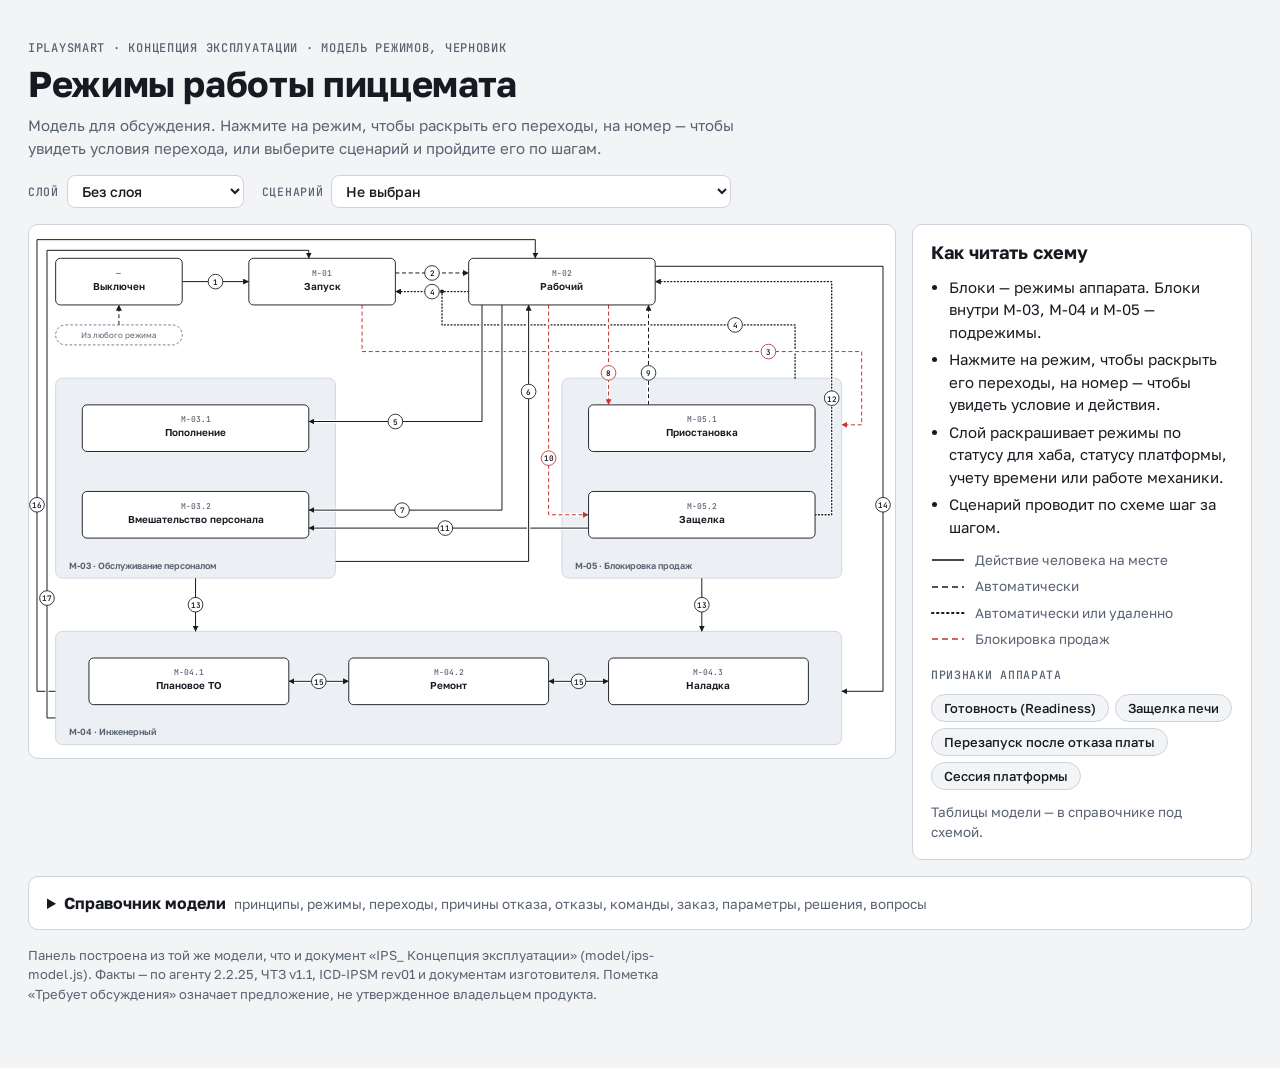
<file: ips-modes.html>
<!doctype html>
<html lang="ru">
<head>
<meta charset="utf-8">
<meta name="viewport" content="width=device-width, initial-scale=1">
<title>Режимы пиццемата IPLAYSMART</title>
<link rel="preconnect" href="https://fonts.googleapis.com">
<link rel="preconnect" href="https://fonts.gstatic.com" crossorigin>
<link rel="stylesheet" href="https://fonts.googleapis.com/css2?family=Golos+Text:wght@400;500;600;700&family=JetBrains+Mono:wght@400;500;600&display=swap">
<style>/* Схема-лист: шапка с навигацией, панель управления, диаграмма во всю ширину, карточка выделения, справочные разделы */
:root{
  --bg:#f3f4f6; --surface:#ffffff; --fg:#171b21; --muted:#596271; --line:#cdd3dc; --comp:#eceff3; --sel:#e6eaf0;
  --ok:#2e8049; --ok-bg:#e1f1e6;
  --part:#a86e14; --part-bg:#f8edd4;
  --pause:#3a66b8; --pause-bg:#e3ebfa;
  --off:#b0413f; --off-bg:#f6e2e1;
  --none:#768090; --none-bg:#e7eaee;
  --danger:#c2362f;
  --font-body:"Golos Text", system-ui, -apple-system, "Segoe UI", Roboto, Arial, sans-serif;
  --font-mono:"JetBrains Mono", ui-monospace, SFMono-Regular, Menlo, Consolas, monospace;
}
@media (prefers-color-scheme: dark){
  :root:not([data-theme="light"]){
    --bg:#111317; --surface:#191c21; --fg:#e6e9ed; --muted:#9aa3af; --line:#343a44; --comp:#15181c; --sel:#232830;
    --ok:#5fbf80; --ok-bg:#15291c; --part:#e0a64a; --part-bg:#32260e; --pause:#80a7ee; --pause-bg:#172239;
    --off:#e2797a; --off-bg:#361b1c; --none:#9aa3b0; --none-bg:#22262d; --danger:#ef6b63;
    color-scheme:dark;
  }
}
:root[data-theme="dark"]{
  --bg:#111317; --surface:#191c21; --fg:#e6e9ed; --muted:#9aa3af; --line:#343a44; --comp:#15181c; --sel:#232830;
  --ok:#5fbf80; --ok-bg:#15291c; --part:#e0a64a; --part-bg:#32260e; --pause:#80a7ee; --pause-bg:#172239;
  --off:#e2797a; --off-bg:#361b1c; --none:#9aa3b0; --none-bg:#22262d; --danger:#ef6b63;
  color-scheme:dark;
}
body{background:var(--bg);color:var(--fg);font:15px/1.5 var(--font-body)}
.wrap{max-width:1300px;margin:0 auto;padding-inline:20px;padding-block:32px 56px;display:grid;gap:20px}
.eyebrow{font:500 12px/1.4 var(--font-mono);letter-spacing:.06em;text-transform:uppercase;color:var(--muted)}
h1{font-size:clamp(26px,3.4vw,36px);line-height:1.15;font-weight:700;letter-spacing:-.01em;margin:6px 0 10px;text-wrap:balance}
.lead{max-width:72ch;margin:0;color:var(--muted)}
.meta{display:flex;flex-wrap:wrap;gap:6px 18px;margin-top:12px;font:500 13px var(--font-mono)}
.toc{display:flex;flex-wrap:wrap;gap:6px 8px;margin-top:16px}
.toc a{font:500 13px var(--font-body);color:var(--fg);text-decoration:none;padding:5px 11px;border:1px solid var(--line);border-radius:999px;background:var(--surface)}
.toc a:hover{background:var(--sel)}
.toolbar{display:flex;flex-wrap:wrap;align-items:center;gap:12px 28px;scroll-margin-top:16px}
.group{display:flex;flex-wrap:wrap;align-items:center;gap:8px 14px;min-width:0}
.glabel,.d-cols h4,.kv dt,th{font:500 11.5px var(--font-mono);letter-spacing:.06em;text-transform:uppercase;color:var(--muted)}
.seg{display:inline-flex;flex-wrap:wrap;border:1px solid var(--line);border-radius:8px;padding:2px;background:var(--surface)}
.seg button{font:500 13.5px var(--font-body);padding:6px 12px;border:0;border-radius:6px;background:transparent;color:var(--muted);cursor:pointer}
.seg button[aria-pressed="true"]{background:var(--fg);color:var(--bg)}
.seg button:focus-visible,.reset:focus-visible,.tlink:focus-visible,.goto:focus-visible,.toc a:focus-visible{outline:2px solid var(--fg);outline-offset:2px}
.legend{display:flex;flex-wrap:wrap;gap:6px 14px;font-size:13px;color:var(--muted)}
.legend span{display:inline-flex;align-items:center;gap:6px;white-space:nowrap}
.sw{width:12px;height:12px;border-radius:3px;border:1.5px solid;display:inline-block}
.lg line{stroke:var(--fg);stroke-width:1.6}
.lg .dash{stroke-dasharray:6 4}
.lg .dot{stroke-dasharray:1.5 3.5;stroke-linecap:round;stroke-width:2}
.lg .danger{stroke:var(--danger);stroke-dasharray:6 4}
.reset{font:500 13px var(--font-body);padding:6px 12px;border:1px solid var(--line);border-radius:8px;background:var(--surface);color:var(--fg);cursor:pointer}

figure.diagram{margin:0;background:var(--surface);border:1px solid var(--line);border-radius:10px;overflow:hidden}
.scroll{overflow-x:auto}
#sm{display:block;width:100%;min-width:980px;height:auto;color:var(--fg)}
figcaption{padding:10px 16px 14px;border-top:1px solid var(--line);font-size:13px;color:var(--muted)}
#sm text{font-family:var(--font-body)}
#sm .node rect{stroke-width:1.6}
#sm .nid{font:500 11px var(--font-mono);fill:var(--muted);text-anchor:middle}
#sm .nname{font-size:13.5px;font-weight:600;fill:var(--fg);text-anchor:middle}
#sm .nstat{font-size:11px;font-weight:500;fill:var(--muted);text-anchor:middle}
#sm .atitle{font-size:11.5px;font-weight:600;fill:var(--fg)}
#sm .aval{font-size:11px;fill:var(--muted)}
#sm .divl{stroke:var(--line);stroke-width:1}
#sm .comp rect{fill:var(--comp);stroke:var(--line);stroke-width:1.3}
#sm .ctitle{font-size:12.5px;font-weight:600;fill:var(--muted)}
#sm .grp{fill:none;stroke:var(--muted);stroke-width:1.2;stroke-dasharray:4 3}
#sm .pseudo rect{fill:var(--surface);stroke:var(--muted);stroke-width:1.2;stroke-dasharray:4 3}
#sm .pseudo text{font-size:12px;fill:var(--muted);text-anchor:middle}
#sm .tr path{fill:none;stroke-linejoin:round}
#sm .tr path.halo{stroke:var(--surface);stroke-width:5}
#sm .tr path.ln{stroke:var(--fg);stroke-width:1.5}
#sm .tr.auto path.ln,#sm .tr.safety path.ln{stroke-dasharray:6 4}
#sm .tr.remote path.ln{stroke-dasharray:1.5 3.5;stroke-linecap:round;stroke-width:2}
#sm .tr.safety path.ln{stroke:var(--danger)}
#sm .tr path.hit{stroke:transparent;stroke-width:14}
#sm .junc{fill:var(--fg)}
#sm .badge circle{fill:var(--surface);stroke:var(--fg);stroke-width:1.3}
#sm .tr.safety .badge circle{stroke:var(--danger)}
#sm .badge text{font:600 10.5px var(--font-mono);fill:var(--fg);text-anchor:middle;dominant-baseline:central}
#sm .mk-fg{fill:var(--fg)}
#sm .mk-danger{fill:var(--danger)}
#sm .node,#sm .badge,#sm .pseudo,#sm .tr{cursor:pointer}
#sm .node:focus,#sm .badge:focus,#sm .pseudo:focus{outline:none}
#sm .node:focus-visible rect{stroke-width:3.2}
#sm .badge:focus-visible circle{stroke-width:2.8}
#sm .node,#sm .tr,#sm .pseudo,#sm .grp{transition:opacity .15s}
#sm.has-sel .node:not(.on),#sm.has-sel .tr:not(.on),#sm.has-sel .pseudo:not(.on){opacity:.15}
#sm.has-sel .comp:not(.on){opacity:.5}
#sm .tr.on path.ln{stroke-width:2.6}
#sm .tr.on .badge circle{stroke-width:2.2}
#sm .node.cur rect{stroke-width:3.2}

.detail{background:var(--surface);border:1px solid var(--line);border-radius:10px;padding:18px 20px;display:grid;gap:14px;min-width:0}
.detail .hint{margin:0;color:var(--muted)}
.d-head{display:flex;flex-wrap:wrap;align-items:baseline;gap:4px 12px}
.d-id{font:600 13px var(--font-mono);color:var(--muted)}
.d-head h3{margin:0;font-size:20px;line-height:1.25;font-weight:700;text-wrap:balance}
.d-desc{margin:0;max-width:75ch}
.chips{display:flex;flex-wrap:wrap;gap:8px}
.chip{display:inline-flex;align-items:center;gap:8px;padding:4px 10px;border:1px solid var(--line);border-radius:999px;font-size:13px;background:var(--bg);max-width:100%}
.chip b{font-weight:500;color:var(--muted);white-space:nowrap}
.st{display:inline-flex;align-items:center;gap:7px}
.st i{width:9px;height:9px;border-radius:50%;display:inline-block;flex:none}
.d-cols{display:grid;grid-template-columns:repeat(auto-fit,minmax(280px,1fr));gap:14px 28px}
.d-cols h4{margin:0 0 6px}
.d-cols ul{list-style:none;margin:0;padding:0;display:grid;gap:4px}
.tlink{display:grid;grid-template-columns:34px 1fr;gap:0 10px;width:100%;text-align:left;padding:6px 8px;border:0;border-radius:6px;background:transparent;color:var(--fg);font:inherit;cursor:pointer}
.tlink:hover{background:var(--sel)}
.tn{grid-row:span 2;font:600 11px var(--font-mono);display:inline-grid;place-items:center;width:28px;height:28px;border:1.3px solid var(--fg);border-radius:50%;align-self:start}
.tlink.safety .tn{border-color:var(--danger)}
.tlink span:not(.tn){font-size:14px;font-weight:500}
.tlink small{font-size:13px;color:var(--muted)}
.empty,.note{font-size:13.5px;color:var(--muted)}
.note{margin:0;max-width:85ch}
.kv{display:grid;grid-template-columns:max-content minmax(0,1fr);gap:8px 18px;margin:0}
.kv dt{line-height:1.9}
.kv dd{margin:0}
.goto{display:inline-flex;align-items:center;gap:8px;padding:5px 12px;border:1px solid var(--line);border-radius:999px;background:var(--bg);color:var(--fg);font:500 13px var(--font-body);cursor:pointer}
.goto:hover{background:var(--sel)}
.goto code{font:600 12px var(--font-mono);color:var(--muted)}
.rc{list-style:none;margin:0;padding:0;display:grid;gap:4px;font-size:14px}
.rc i{font-style:normal;color:var(--muted)}

.sec{display:grid;gap:10px;scroll-margin-top:16px;min-width:0}
.sec h2{font-size:18px;font-weight:700;margin:8px 0 0}
.sec h3{font-size:14.5px;font-weight:600;margin:6px 0 0}
.sec p{margin:0;max-width:80ch}
.card{background:var(--surface);border:1px solid var(--line);border-radius:10px;padding:16px 20px;display:grid;gap:10px;min-width:0}
.cols2{display:grid;grid-template-columns:repeat(auto-fit,minmax(300px,1fr));gap:12px 32px}
.plain,.steps{margin:0;padding-left:20px;display:grid;gap:4px}
.tscroll{overflow-x:auto;background:var(--surface);border:1px solid var(--line);border-radius:10px}
table{width:100%;min-width:820px;border-collapse:collapse;font-size:14px}
table.wide{min-width:1120px}
th{text-align:left;padding:10px 12px;border-bottom:1px solid var(--line);background:var(--surface);white-space:nowrap}
td{padding:9px 12px;border-bottom:1px solid var(--line);vertical-align:top}
tbody tr:last-child td{border-bottom:0}
tbody tr[data-s],tbody tr[data-t]{cursor:pointer}
tbody tr[data-s]:hover td,tbody tr[data-t]:hover td,tbody tr.sel td{background:var(--sel)}
tbody tr.sel td:first-child{box-shadow:inset 3px 0 0 var(--fg)}
tbody tr:focus-visible{outline:2px solid var(--fg);outline-offset:-2px}
td.id{font:500 13px var(--font-mono);white-space:nowrap;font-variant-numeric:tabular-nums}
tr.sub td.id{padding-left:28px;color:var(--muted)}
tr.parent td:nth-child(2){font-weight:600}
td.path{white-space:nowrap;font-weight:500}
table.matrix{min-width:1080px}
.matrix th.m{text-align:center;white-space:normal;min-width:96px}
.matrix th.m small{display:block;font:400 11px var(--font-body);letter-spacing:0;text-transform:none;color:var(--muted)}
.matrix td.c{text-align:center;vertical-align:middle;padding:6px}
.cell{display:inline-flex;flex-direction:column;align-items:center;gap:2px;min-width:62px;padding:4px 6px;border-radius:6px;font-size:12.5px;font-weight:600;line-height:1.25}
.cell small{font-weight:400;font-size:11px;max-width:112px}
.c-y{background:var(--ok-bg);color:var(--ok)}
.c-c{background:var(--part-bg);color:var(--part)}
.c-n{color:var(--muted);font-weight:500}
.c-u{border:1px dashed var(--muted);color:var(--muted);font-weight:500}
td.cmd{font-weight:600;min-width:200px}
td.cmd small{display:block;font:500 11.5px var(--font-mono);color:var(--muted);margin-top:3px}
td.cmd span{display:block;font-weight:400;font-size:12.5px;color:var(--muted);margin-top:2px}
.mlegend{display:flex;flex-wrap:wrap;gap:8px 14px;align-items:center;font-size:13px;color:var(--muted)}
footer{font-size:13px;color:var(--muted);max-width:80ch}
@media (prefers-reduced-motion: reduce){#sm .node,#sm .tr,#sm .pseudo,#sm .grp{transition:none}}
:root{--shadow:0 10px 30px rgba(20,24,31,.16)}
@media (prefers-color-scheme: dark){:root:not([data-theme="light"]){--shadow:0 10px 30px rgba(0,0,0,.55)}}
:root[data-theme="dark"]{--shadow:0 10px 30px rgba(0,0,0,.55)}
#tm{min-width:1340px}
.ref{font:500 .9em var(--font-mono);color:inherit;background:none;border:0;border-bottom:1px dotted currentColor;padding:0;margin:0;cursor:pointer;line-height:inherit}
.ref:hover{color:var(--pause)}
.ref:focus-visible,.rc-x:focus-visible,#sm .fl:focus-visible rect{outline:2px solid var(--fg);outline-offset:2px}
.refcard{position:fixed;left:16px;right:16px;bottom:calc(16px + env(safe-area-inset-bottom, 0px));z-index:10;max-width:640px;margin-inline:auto;background:var(--surface);border:1px solid var(--line);border-radius:12px;box-shadow:var(--shadow);padding:14px 16px;display:grid;gap:8px;max-height:55vh;overflow:auto}
.rc-head{display:flex;align-items:baseline;gap:10px}
.rc-head code{font:600 13px var(--font-mono)}
.rc-head span{font-size:12.5px;color:var(--muted);flex:1;min-width:0}
.rc-x{border:0;background:none;color:var(--muted);font-size:22px;line-height:1;cursor:pointer;padding:0 4px}
.refcard p{margin:0;font-size:14px}
.rc-st{font-size:12.5px;color:var(--muted)}
tr.x td{color:var(--muted)}
tr.x td:not(:first-child){font-style:italic}
.dchip{display:inline-block;padding:2px 9px;border-radius:999px;font-size:12.5px;font-weight:600;white-space:nowrap}
.d-ok{background:var(--ok-bg);color:var(--ok)}
.d-none{background:var(--none-bg);color:var(--none)}
.d-part{background:var(--part-bg);color:var(--part)}
.d-pause{background:var(--pause-bg);color:var(--pause)}
.steps li,.plain li{max-width:85ch}
.detail ol{margin:0;padding-left:20px;display:grid;gap:3px}
#sm .fbox{fill:var(--surface);stroke:var(--line);stroke-width:1.2}
#sm .fl rect{fill:var(--bg);stroke:var(--muted);stroke-width:1}
#sm .fl text{font-size:11.5px;fill:var(--fg)}
#sm .fl{cursor:pointer;transition:opacity .15s}
#sm .fl:focus{outline:none}
#sm .fl.cur rect{stroke:var(--fg);stroke-width:2}
#sm.has-sel .fl:not(.on){opacity:.35}
@media (prefers-reduced-motion: reduce){#sm .fl{transition:none}}
[hidden]{display:none!important}
.wrap{max-width:1480px;gap:16px}
header .lead{max-width:80ch}
.controls{display:flex;flex-wrap:wrap;align-items:center;gap:10px 18px}
.wrap > *{min-width:0}
.ctl{display:inline-flex;align-items:center;gap:8px;max-width:100%;min-width:0;font:500 11.5px var(--font-mono);letter-spacing:.06em;text-transform:uppercase;color:var(--muted)}
.ctl select{min-width:0;flex:0 1 auto;font:500 14px var(--font-body);letter-spacing:0;text-transform:none;color:var(--fg);background:var(--surface);border:1px solid var(--line);border-radius:8px;padding:6px 10px;max-width:100%}
.ctl select:focus-visible{outline:2px solid var(--fg);outline-offset:2px}
.main{display:grid;grid-template-columns:minmax(0,1fr);gap:16px;align-items:start}
.side{background:var(--surface);border:1px solid var(--line);border-radius:10px;padding:16px 18px;display:grid;gap:12px;min-width:0;align-content:start}
@media (min-width:1200px){
  .main{grid-template-columns:minmax(0,1fr) 340px}
  .side{position:sticky;top:calc(12px + env(safe-area-inset-top, 0px));max-height:calc(100vh - 24px);overflow:auto}
}
.side h3{margin:0;font-size:18px;line-height:1.25;font-weight:700;text-wrap:balance}
.side p{margin:0}
.side ul,.side ol{margin:0;padding-left:18px;display:grid;gap:5px}
.side .kv{grid-template-columns:minmax(0,1fr);gap:2px 0}
.side .kv dt{line-height:1.4;margin-top:8px}
.side .kv dd{font-size:14px}
.side .d-cols{grid-template-columns:minmax(0,1fr)}
.crumb{font:500 12px var(--font-mono);color:var(--muted)}
.back{justify-self:start;font:500 13px var(--font-body);padding:5px 10px;border:1px solid var(--line);border-radius:8px;background:var(--bg);color:var(--fg);cursor:pointer}
.nav{display:flex;flex-wrap:wrap;gap:8px;align-items:center}
.nav button{font:500 13.5px var(--font-body);padding:7px 14px;border:1px solid var(--line);border-radius:8px;background:var(--bg);color:var(--fg);cursor:pointer}
.nav button.primary{background:var(--fg);color:var(--bg);border-color:var(--fg)}
.nav button:disabled{opacity:.4;cursor:default}
.nav .step{font:500 12px var(--font-mono);color:var(--muted);margin-left:auto}
.back:focus-visible,.nav button:focus-visible,.tabs button:focus-visible,.refblock summary:focus-visible{outline:2px solid var(--fg);outline-offset:2px}
.attrs{display:grid;gap:6px;margin:0;padding:10px 12px;background:var(--bg);border-radius:8px;font-size:13.5px}
.attrs b{font-weight:600}
.lgline{display:grid;grid-template-columns:34px 1fr;gap:6px 10px;align-items:center;font-size:13.5px;color:var(--muted)}
.lgline svg line{stroke:var(--fg);stroke-width:1.6}
.lgline .cyc{stroke-width:3}
.lgline .thin{stroke:var(--muted);stroke-width:1.4}
.lgline .dash{stroke-dasharray:6 4}
.lgline .dot{stroke-dasharray:1.5 3.5;stroke-linecap:round;stroke-width:2}
.lgline .danger{stroke:var(--danger);stroke-dasharray:6 4}
#legend:empty{display:none}

#sm{min-width:900px}
@media (min-width:1200px){#sm{min-width:0}}
#sm .nid{font-size:12px}
#sm .nname{font-size:15px}
#sm .nstat{font-size:12px}
#sm .ctitle{font-size:13.5px}
#sm .badge text{font-size:11.5px}
#sm.v-ov #g-dt{display:none}
#sm.v-dt #g-ov{display:none}
#sm:not(.l-safety) #g-flags{display:none}
#sm.l-none .node.atom rect{fill:var(--surface);stroke:var(--fg);stroke-width:1.4}
#sm.v-ov.l-none .node.sub rect{fill:transparent;stroke:var(--muted);stroke-dasharray:4 3;stroke-width:1.2}
#sm.v-ov.l-none .node.sub text{fill:var(--muted)}
#sm .ag path{fill:none;stroke-linejoin:round}
#sm .ag path.halo{stroke:var(--surface);stroke-width:6}
#sm .ag path.ln{stroke:var(--muted);stroke-width:1.4}
#sm .ag.cycle path.ln{stroke:var(--fg);stroke-width:2.8}
#sm .ag.safety path.ln{stroke:var(--danger);stroke-dasharray:6 4}
#sm .ag.remote path.ln{stroke-dasharray:1.5 3.5;stroke-linecap:round;stroke-width:2}
#sm .ag path.hit{stroke:transparent;stroke-width:16}
#sm .ag{cursor:pointer;transition:opacity .15s}
#sm .ag:focus{outline:none}
#sm .ag:focus-visible path.ln{stroke-width:4}
#sm .pill rect{fill:var(--surface);stroke:var(--muted);stroke-width:1.2}
#sm .pill text{font:600 11.5px var(--font-mono);fill:var(--muted);text-anchor:middle;dominant-baseline:central}
#sm .mk-muted{fill:var(--muted)}
#sm.has-sel .ag:not(.on){opacity:.15}
#sm .ag.on path.ln{stroke-width:3.2}
#sm.has-sel .tr.trail{opacity:.5}
#sm.has-sel .node.trail{opacity:.65}
@media (prefers-reduced-motion: reduce){#sm .ag{transition:none}}

.refblock{background:var(--surface);border:1px solid var(--line);border-radius:10px;padding:0 18px}
.refblock summary{cursor:pointer;padding:14px 0;font-weight:700;font-size:16px}
.refblock summary span{font-weight:400;font-size:13.5px;color:var(--muted);margin-left:8px}
.refblock[open]{padding-bottom:18px}
.tabs{display:flex;flex-wrap:wrap;gap:6px;margin-bottom:14px}
.tabs button{font:500 13.5px var(--font-body);padding:6px 12px;border:1px solid var(--line);border-radius:999px;background:var(--bg);color:var(--muted);cursor:pointer}
.tabs button[aria-selected="true"]{background:var(--fg);color:var(--bg);border-color:var(--fg)}
.tabp{display:grid;gap:10px;min-width:0}
.pillsample{justify-self:start;font:600 11.5px var(--font-mono);color:var(--muted);border:1.2px solid var(--muted);border-radius:10px;padding:0 7px;line-height:18px}
.rsec{display:grid;gap:10px;min-width:0}
.rsec + .rsec{margin-top:10px}
.rsec h3{margin:4px 0 0;font-size:16px;font-weight:700}
.card p{margin:0;max-width:85ch}
.dg{display:inline-block;margin-left:4px;padding:0 7px;border-radius:999px;font-size:11.5px;font-weight:600;line-height:18px;background:var(--off-bg);color:var(--off);white-space:nowrap}
table.matrix{min-width:1220px}
td.dz{font-size:13px;min-width:150px}
.side h4{margin:6px 0 0;font:500 11.5px var(--font-mono);letter-spacing:.06em;text-transform:uppercase;color:var(--muted)}

.side .chips{gap:6px}
.pnav{display:flex;flex-wrap:wrap;gap:6px;margin-top:14px}
.pnav a,.pnav span{font:500 13px var(--font-body);padding:5px 12px;border:1px solid var(--line);border-radius:999px;color:var(--fg);text-decoration:none;background:var(--surface)}
.pnav span{background:var(--fg);color:var(--bg);border-color:var(--fg)}
.pnav a:hover{background:var(--sel)}

#sm .tr.lock path.ln{stroke:var(--danger);stroke-dasharray:6 4}
#sm .tr.lock .badge circle{stroke:var(--danger)}
#sm .node.comp rect{fill:var(--comp);stroke:var(--line)}
#sm .node.comp.on rect{stroke:var(--muted)}
#sm .junc{fill:var(--fg)}
.scheme-only header,.scheme-only .controls,.scheme-only .side,.scheme-only .refblock,.scheme-only footer{display:none}
.scheme-only .wrap{padding:0;max-width:none}
.scheme-only .main{display:block}
.scheme-only figure.diagram{border:0;border-radius:0}
.scheme-only #sm{min-width:0}
</style>
</head>
<body>
<div class="wrap">
  <header>
    <div class="eyebrow">IPLAYSMART · Концепция эксплуатации · модель режимов, черновик</div>
    <h1>Режимы работы пиццемата</h1>
    <p class="lead">Модель для обсуждения. Нажмите на режим, чтобы раскрыть его переходы, на номер — чтобы увидеть условия перехода, или выберите сценарий и пройдите его по шагам.</p>  </header>

  <div class="controls">
    <label class="ctl" for="layer">Слой
      <select id="layer">
        <option value="none">Без слоя</option>
        <option value="hub">Статус для хаба</option>
        <option value="plat">Статус платформы</option>
        <option value="time">Учет времени</option>
        <option value="motion">Механика и нагрев</option>
      </select>
    </label>
    <label class="ctl" for="scen">Сценарий
      <select id="scen"><option value="">Не выбран</option></select>
    </label>
    <div class="legend" id="legend"></div>
  </div>

  <div class="main">
    <figure class="diagram" id="fig">
      <div class="scroll">
        <svg id="sm" viewBox="0 0 1300 800" role="group" aria-label="Схема режимов пиццемата: режимы, подрежимы и переходы"></svg>
      </div>
    </figure>
    <aside class="side" id="card" aria-live="polite"></aside>
  </div>

  <details class="refblock" id="ref">
    <summary>Справочник модели<span>принципы, режимы, переходы, причины отказа, отказы, команды, заказ, параметры, решения, вопросы</span></summary>
    <div class="tabs" role="tablist" aria-label="Разделы справочника" id="tabs"></div>
    <div id="tabps"></div>
  </details>

  <footer>Панель построена из той же модели, что и документ «IPS_ Концепция эксплуатации» (model/ips-model.js). Факты — по агенту 2.2.25, ЧТЗ v1.1, ICD-IPSM rev01 и документам изготовителя. Пометка «Требует обсуждения» означает предложение, не утвержденное владельцем продукта.</footer>
</div>
<script>
const M = {"meta":{"title":"Концепция эксплуатации","object":"вендинговый аппарат разогрева пиццы IPLAYSMART","code":"ConOps-IPSM","org":"ООО «Кибершеф». Москва, 2026","rev":"00","date":"03.11.2026","status":"Черновик","basis":"Агент шлюза 2.2.25 на обоих аппаратах, Android-приложение изготовителя 1.1.66"},"intro":{"background":["Пиццемат IPLAYSMART (вендинговый аппарат разогрева пиццы 5-го поколения, изготовитель Guangzhou iPlaySmart Technology) продает замороженную пиццу, разогревает ее и выдает покупателю в окно выдачи. Аппарат работает в Контуре зоны кафетерия магазина «ВкусВилл»: заказ и оплата проходят на кассе самообслуживания (КСО) Контура, хаб интеграции передает аппарату оплаченный заказ.","Аппарат — покупное готовое изделие. Штатное Android-приложение изготовителя (Aiwan, com.aiwan.automat) управляет платой готовки и связано с облаком изготовителя. Интегратор встроил в приложение шлюз (агент): локальный REST-интерфейс для хаба, локальный MQTT для подрядчика хаба и канал в систему мониторинга RB Monitoring. Механику, нагрев и холодильник аппарата интегратор не меняет.","Документ описывает эксплуатацию аппарата в Контуре: режимы, роли, переходы, сценарии штатной и нештатной работы. Устройство шлюза и форматы обмена описаны в ICD-IPSM и ЧТЗ интеграции, документ ссылается на них и не повторяет их.","Описано состояние на пилоте (две точки) и целевое решение. Отличия этапов приведены в приложении Г. Положения с пометкой «Требует обсуждения» — предложения, они не подтверждены владельцем продукта."],"kpi":[["Показатель","Значение"],["Пропускная способность","Ограничена одной печью: пиццы готовятся по одной. Время цикла задает программа разогрева товара (по продукт-листу этапа 1 — 260 °C, 130 с) плюс перемещения. Целевое значение не определено"],["Коэффициент эксплуатационной готовности","Не определено. Измеряется по времени в M-02 с открытым приемом в часы работы точки (раздел 2.4, приложение Е.2)"],["Доля заказов без итога","Цель — ноль заказов в статусе «ожидание» дольше 15 мин. Обеспечено агентом с 2.2.20 (приложение Е.6)"],["Время реакции на блокировку","Не определено. Защелку печи снимает человек после осмотра (раздел 2.4)"],["Конфигурация","Единая для всех точек: одна сборка APK с агентом, один формат обмена с хабом"]],"assumptions":["Аппарат стоит в торговом зале с поддерживаемым климатом. Изготовитель допускает установку внутри и снаружи помещения, без дождя и прямого солнца, с зазором не менее 30 см за задней стенкой для отвода тепла.","Магазин дает электропитание 220 В с заземлением (номинальная мощность по руководству — 8,7 кВт), сетевое подключение (Ethernet или LTE-модем) и место для пополнения.","Оплата и фискализация выполняются в Контуре на КСО. Хаб передает аппарату только оплаченные заказы. Возврат денег по невыданной позиции выполняет Контур по итогу, который сообщил аппарат.","Пиццы поступают замороженными в коробках 12″ и хранятся в холодильной камере аппарата в ячейках, сгруппированных по видам. Пополняет и отмечает ячейки сотрудник магазина.","Аппарат и КСО находятся в одном сегменте локальной сети точки. Хаб обращается к аппарату по LAN, без облака изготовителя.","Мониторинг ведет диспетчер в RB Monitoring. Удаленный доступ инженера — через ADB-туннель через VPS интегратора.","Ремонт механики, печи и холодильника выполняет сервисный инженер. Запасные части — по перечню изнашиваемых деталей изготовителя."],"limits":["Кнопки аварийного останова нет. Чтобы остановить аппарат немедленно, его обесточивают (акт приемки от 30.07.2026).","Датчика «пицца в печи» нет. После невыданной позиции аппарат не знает, осталась ли пицца в камере, поэтому ставит защелку печи до осмотра человеком.","Датчиков улицы, испарителя и влажности нет. Аппарат сообщает только температуру холодильной камеры и печи.","Вход в сервисное меню защищен служебным кодом изготовителя. Персонал и инженер программно не различаются.","Плата готовки управляется только через приложение изготовителя по последовательному порту. Интегратор не меняет прошивку платы и форматы JSON подрядчика хаба.","Второй вход в облако изготовителя от имени аппарата запрещен: он вытесняет сессию аппарата."],"modules":[["Узел","Назначение"],["Холодильная камера","Хранение замороженной пиццы в ячейках (на экране пополнения — 01…67), группы ячеек по видам пиццы. Режимы охлаждения или заморозки, оттаивание по таймеру, УФ-обеззараживание"],["Тележка и лоток ячеек","Извлекают коробку из ячейки и через дверцу холодильника подают ее в печь"],["Печь","Разогрев: нагревательные элементы, СВЧ или оба способа. Поддон с подъемом, вилка, поворотный стол. Программа разогрева задается на товар"],["Окно выдачи","Автоматическая дверь с фотоэлементом защиты от прищемления"],["Компьютер аппарата","Android 7.1.2 (rk3288), сенсорный экран, приложение изготовителя с агентом интегратора, Termux (локальный брокер MQTT, ADB-туннель)"],["Плата готовки","Управляет механикой и нагревом, отвечает на опрос статуса и сообщает температуры"]],"customer":["Покупатель выбирает пиццу на КСО, оплачивает заказ (СБП, банковская карта, приложение ВкусВилл), получает чек и номер заказа.","Хаб передает аппарату оплаченный заказ (POST /v1/vend). Аппарат принимает заказ и ставит позиции в очередь платы.","Плата извлекает коробку из ячейки, разогревает пиццу и выдает ее в окно. На КСО покупатель видит «Заказ готов».","Покупатель забирает пиццу из окна выдачи. Кнопка «Следующий заказ» на КСО освобождает кассу.","Если позиция не выдана, аппарат сообщает итог «не выдан» с причиной. Возврат денег выполняет Контур."],"externals":[["Внешняя система","Взаимодействие с аппаратом"],["Хаб интеграции Контура (через КСО)","Передает оплаченные заказы (REST :8787), получает перечень ячеек и остатки, итоги позиций, хартбит и ошибки (MQTT :1883). Интерфейс IF-27, документ ICD-IPSM"],["RB Monitoring (диспетчеризация)","Получает статус аппарата, температуры, фазы заказов и ошибки по MQTTS с клиентским сертификатом. Передает команды: опрос, остатки, перезагрузка, ADB-туннель, обновление агента"],["Облако изготовителя Aiwan","Учет заказов и ячеек изготовителя. Обмен ведет только приложение аппарата. Хаб и диспетчер к облаку не обращаются"],["Репозиторий релизов агента","Источник пакета обновления (OTA) агента"],["VPS интегратора","Обратный ADB-туннель для удаленной диагностики и установки"],["Инженерная инфраструктура магазина","Электропитание, сеть, размещение"]]},"needs":[["Заинтересованная сторона","Ожидание от аппарата"],["Бизнес","Продажа горячей пиццы без персонала у аппарата, предсказуемая выручка"],["Покупатель","Горячая пицца за несколько минут после оплаты. Если пицца не выдана — честный итог и возврат денег"],["Сотрудник магазина","Пополнение по понятной инструкции за несколько минут, без инженерной квалификации"],["Диспетчер","Видеть, доступен ли аппарат и почему нет, получать события о невыдаче и блокировках, восстанавливать работу удаленно, где это безопасно"],["Подрядчик хаба","Стабильный контракт REST и MQTT, однозначный итог каждой позиции"],["Сервисный инженер","Диагностика по журналам и дампам обмена с платой без выезда, ремонт механики на месте"],["Интегратор (разработчик агента)","Обновление агента удаленно, без потери настроек и сертификатов, с откатом через ADB"]],"functions":[["Функция","Что делает аппарат"],["Прием заказов","Принимает от хаба оплаченный заказ, проверяет готовность и остаток, ставит позиции в очередь платы. Отказывает с причиной (409, 503), если принять нельзя"],["Хранение","Держит пиццу в холодильной камере, ведет остатки ячеек по отметкам персонала, останавливает продажу при превышении температуры"],["Приготовление и выдача","Подает коробку в печь, разогревает по программе товара, выдает в окно"],["Учет итога","Ведет журнал заказов, сообщает итог каждой позиции: выдан, частично, не выдан, не подтвержден"],["Защита от повторной готовки","Ставит защелку печи после невыданной позиции, пока человек не проверит камеру"],["Самовосстановление","Перезапускает приложение, если плата не приняла задачу готовки, и передает дело инженеру при повторе"],["Мониторинг","Публикует хартбит, температуры, фазы заказов и ошибки на платформу и в локальный MQTT"],["Удаленное обслуживание","Выполняет команды платформы из белого списка, принимает обновление агента, открывает ADB-туннель"]],"roles":[["Роль","Что делает с аппаратом"],["Покупатель","Оплачивает заказ на КСО, забирает пиццу из окна выдачи"],["Сотрудник магазина","Пополняет ячейки и отмечает их в сервисном меню. По вызову диспетчера осматривает печь и окно выдачи, извлекает оставшуюся пиццу, сообщает «камера пуста». Не пользуется тестовым окном"],["Диспетчер","Следит за аппаратами в RB Monitoring, отдает удаленные команды, снимает защелку печи после подтверждения человека на месте, вызывает инженера"],["Сервисный инженер","ТО, ремонт и наладка на месте: тестовое окно, позиционирование ячеек, программы разогрева, устранение замятий"],["Инженер-интегратор","Выпускает агент, диагностирует по журналам и дампам удаленно, устанавливает APK"],["Технолог","Задает товар, время и температуру разогрева. С аппаратом напрямую не работает"],["Изготовитель","Гарантия и поддержка механики, печи, холодильника и приложения"]],"hmi":[["Кто","Средство","Назначение"],["Покупатель","КСО Контура","Выбор, оплата, номер заказа, «Заказ готов»"],["Покупатель","Окно выдачи","Получение пиццы"],["Покупатель","Экран аппарата","Состояние аппарата и выдачи. Продажа с экрана аппарата в Контуре не используется"],["Сотрудник, инженер","Ключ дверей аппарата","Доступ к холодильной камере и узлам"],["Сотрудник, инженер","Сервисное меню (служебный код)","Отметка ячеек, сброс ошибок, журнал отказов, пауза, перезапуск. Тестовое окно — только инженер"],["Диспетчер","RB Monitoring","Статус, температуры, события, команды"],["Инженер-интегратор","ADB-туннель, локальный REST","Журналы, дампы, снятие защелки, установка APK"]],"principles":["Режим выделяется, если он отличается от соседних хотя бы одним из пяти признаков и это отличие можно проверить: прием заказов, механика и нагрев, кто внутри аппарата, статус для хаба, учет времени.","Подрежим наследует свойства режима и добавляет свои. Подрежимы одного режима взаимоисключающие.","Типовой день проходит так: M-02 → M-03.1 → M-02. Аппарат включен круглосуточно, потому что холодильная камера хранит товар. Работа вне часов точки требует обсуждения (В-01).","Готовность к заказу определяется одним правилом Readiness: плата отвечала на опрос не более 30 с назад, статус платы не 7, защелки печи нет. То же значение получают хаб (/health, iplaysmart/status) и платформа.","В RB Monitoring признак online означает живую сессию MQTTS, а не готовность. Готовность смотрят в /health. Два «онлайна» не смешивают.","Защелка печи снимается только после того, как человек на месте подтвердил, что камера пуста. Перезапуск, перезагрузка и обновление защелку не снимают.","Пока открыто сервисное меню, приложение закрывает порт платы. Сервисное меню и тестовое окно не открывают, пока в очереди есть заказ.","Заказ не висит без итога: позиция без событий платы закрывается по таймауту с причиной (приложение Е.6).","Агент не готовит пиццу сам. Готовка начинается только по оплаченному заказу хаба или по команде инженера в тестовом окне.","Опасные удаленные команды выполняются только при пустой очереди и только из режима, указанного в приложении Е.5."],"modes":[{"id":"OFF","disp":"—","name":"Выключен","purpose":"Монтаж, перевозка, пропадание сети, остановка вместо аварийного останова","accept":"Нет","motion":"Обесточены. Холодильная камера не охлаждает","person":"По процедуре","hub":"Нет связи: соединение с :8787 отклонено или таймаут","plat":"online:false по Will","time":"В часы работы точки — организационный простой, иначе не учитывается"},{"id":"M-01","disp":"M-01","name":"Запуск","purpose":"Загрузка Android, автозапуск брокера и туннеля, старт приложения и агента, выход на главный экран, возобновление опроса платы, прогрев печи","accept":"Нет","motion":"Самопроверка изготовителя, прогрев печи","person":"Никого","hub":"Нет связи, затем /health online:false","plat":"online:false до сессии MQTTS","time":"Как у режима, из которого выполнен вход"},{"id":"M-02","disp":"M-02","name":"Рабочий","purpose":"Прием, разогрев и выдача пиццы","accept":"Да, если нет причин П1","motion":"Автоматически по заказу","person":"Никого, двери закрыты","hub":"/health online:true или 409 с причиной","plat":"online:true, фазы заказов","time":"Рабочее время, при причинах П1 — по причине"},{"id":"M-03","disp":"M-03","name":"Обслуживание персоналом","purpose":"Работы сотрудника магазина через дверь и сервисное меню"},{"id":"M-03.1","disp":"M-03.1","name":"Пополнение","purpose":"Загрузка коробок в ячейки, отметка ячеек и сохранение по видам, проверка сроков, уборка","accept":"Нет","motion":"Опрос платы прерван сервисным меню","person":"Сотрудник магазина","hub":"online:false через 30 с после закрытия порта","plat":"online:true (сессия жива)","time":"Плановый простой"},{"id":"M-03.2","disp":"M-03.2","name":"Вмешательство персонала","purpose":"Осмотр печи и окна выдачи, извлечение оставшейся пиццы, сброс ошибок по указанию диспетчера","accept":"Нет","motion":"Опрос платы прерван сервисным меню","person":"Сотрудник магазина","hub":"online:false","plat":"online:true","time":"Внеплановый простой"},{"id":"M-04","disp":"M-04","name":"Инженерный","purpose":"Работы сервисного инженера на месте"},{"id":"M-04.1","disp":"M-04.1","name":"Плановое ТО","purpose":"ТО по регламенту изготовителя: чистка, проверка механики, печи, холодильника","accept":"Нет","motion":"Ручное управление из тестового окна","person":"Сервисный инженер","hub":"online:false","plat":"online:true","time":"Плановый простой"},{"id":"M-04.2","disp":"M-04.2","name":"Ремонт","purpose":"Устранение отказа: замятие коробки, мотор, датчик, печь, холодильник","accept":"Нет","motion":"Ручное управление из тестового окна","person":"Сервисный инженер","hub":"online:false","plat":"online:true","time":"Внеплановый простой"},{"id":"M-04.3","disp":"M-04.3","name":"Наладка","purpose":"Пусконаладка, позиционирование ячеек, программы разогрева, установка APK на месте, перемещение, вывод из эксплуатации","accept":"Нет","motion":"Ручное управление из тестового окна","person":"Сервисный инженер, интегратор","hub":"online:false","plat":"online:true","time":"Плановый простой"},{"id":"M-05","disp":"M-05","name":"Блокировка продаж","purpose":"Аппарат включен, на главном экране, но заказы не принимает"},{"id":"M-05.1","disp":"M-05.1","name":"Приостановка","purpose":"Статус платы 7 («использование приостановлено»), превышение температуры холодильной камеры, пауза из сервисного меню. Снимается автоматически или с экрана","accept":"Нет, 409","motion":"Готовка не начинается, охлаждение работает","person":"Никого","hub":"online:false, событие machine_blocked","plat":"online:true, событие блокировки","time":"Внеплановый простой, пауза — по причине"},{"id":"M-05.2","disp":"M-05.2","name":"Защелка","purpose":"После невыданной позиции в камере может остаться пицца, либо плата повторно не принимает задачи готовки. Снимается только после проверки человеком","accept":"Нет, 409","motion":"Новая готовка запрещена","person":"Никого до осмотра","hub":"online:false, oven_blocked:true с причиной и заказом","plat":"online:true, блокирующее событие","time":"Внеплановый простой"}],"flags":[{"id":"ready","name":"Готовность (Readiness)","set":"Плата ответила на опрос не более 30 с назад, статус платы не 7, защелки нет","clear":"Нарушено любое условие","act":"Определяет online в /health и iplaysmart/status. /v1/vend при online:false отвечает 409","t":[2,6,9,12]},{"id":"latch","name":"Защелка печи","set":"Позиция «не выдан» (пицца могла остаться в камере), повторный отказ платы в течение часа после перезапуска, процесс не перезапустился за 90 с","clear":"POST /v1/oven/clear после подтверждения человека на месте, что камера пуста. Успешная выдача","act":"Хранится в файле, переживает перезапуск и обновление. Запрещает новую готовку. Событие oven_blocked на платформу","t":[3,10,11,12]},{"id":"restart","name":"Перезапуск после отказа платы","set":"Плата не подтвердила задачу готовки за 45 с (первый раз)","clear":"Новый процесс приложения","act":"/v1/vend отвечает 409 «повторите через минуту», очередь не отправляется, приложение перезапускается не чаще раза в час","t":[4]},{"id":"plat","name":"Сессия платформы","set":"Установлена сессия MQTTS с RB Monitoring","clear":"60 с без входящих пакетов, обрыв сети","act":"Без сессии удаленные команды не доходят, события фаз заказа теряются (очереди платформы нет)","t":[]}],"attrs02":[["Признак","Значения","Правила"],["П1 Прием","Перечень активных причин отказа в приеме. Пустой перечень — прием открыт","Причины и учет времени — в приложении Е.2. Причина снимается сама при устранении"],["П2 Исполнение","Простой (0), Готовит (1), Нужно подтверждение (2) — статус платы","Пока плата не в простое или в очереди есть позиции, сервисное меню, тестовое окно, перезагрузку и обновление не выполняют"],["П3 Состав меню","Ячейки с остатком больше нуля и включенным каналом","Остаток уменьшается при выдаче и задается отметкой ячеек или POST /v1/stock. Хаб опрашивает /v1/channels раз в 5 мин"]],"trans":[{"n":1,"from":["OFF"],"to":["M-01"],"fromL":"Выключен","toL":"M-01","kind":"human","who":"Сотрудник или инженер на месте; автоматически при возврате сети","cond":"Подано питание","act":"Загрузка Android, автозапуск брокера MQTT и ADB-туннеля, запуск приложения и агента"},{"n":2,"from":["M-01"],"to":["M-02"],"fromL":"M-01","toL":"M-02","kind":"auto","who":"Автоматически","cond":"Главный экран продаж на переднем плане, плата отвечает на опрос, статус платы не 7, защелки нет","act":"/health online:true, хартбит iplaysmart/status, статус на платформу"},{"n":3,"from":["M-01"],"to":["M-05"],"fromL":"M-01","toL":"M-05","kind":"lock","who":"Автоматически","cond":"При старте действует защелка печи из файла или плата сообщает статус 7","act":"Отказ в приеме, /health oven_blocked:true или machine_blocked"},{"n":4,"from":["M-02","M-05"],"to":["M-01"],"fromL":"M-02, M-05","toL":"M-01","kind":"remote","who":"Автоматически: первый отказ платы принять задачу, падение процесса. Диспетчер удаленно: перезагрузка, обновление агента","cond":"Для команд диспетчера — очередь пуста, П2 = «Простой». Авто-перезапуск — не чаще раза в час","act":"Позиции, не начатые до перезапуска, закрываются через 60 с после старта с причиной «автомат перезапускался». Начатые — через 15 мин как неподтвержденные"},{"n":5,"from":["M-02"],"to":["M-03.1"],"fromL":"M-02","toL":"M-03.1","kind":"human","who":"Сотрудник, ключ и сервисное меню","cond":"Очередь пуста, П2 = «Простой». Сейчас проверяется только организационно","act":"Сервисное меню закрывает порт платы, через 30 с /health online:false"},{"n":6,"from":["M-03"],"to":["M-02"],"fromL":"M-03","toL":"M-02","kind":"human","who":"Сотрудник, выход из меню «Назад»","cond":"Ячейки отмечены и сохранены по видам, двери закрыты, защелки нет","act":"Главный экран, опрос платы возобновлен. Если защелка не снята, аппарат остается в M-05.2"},{"n":7,"from":["M-02"],"to":["M-03.2"],"fromL":"M-02","toL":"M-03.2","kind":"human","who":"Сотрудник по вызову диспетчера","cond":"Ошибка платы, пицца не забрана или застряла в окне выдачи. Очередь пуста","act":"Как T-05"},{"n":8,"from":["M-02"],"to":["M-05.1"],"fromL":"M-02","toL":"M-05.1","kind":"lock","who":"Автоматически; сотрудник — пауза","cond":"Статус платы 7, температура камеры выше порога отключения, кнопка «Пауза» в сервисном меню","act":"409 на /v1/vend, событие machine_blocked (blocking:true)"},{"n":9,"from":["M-05.1"],"to":["M-02"],"fromL":"M-05.1","toL":"M-02","kind":"auto","who":"Автоматически; сотрудник — снятие паузы с экрана","cond":"Статус 7 снят (авто-сброс с 2.2.7), температура вернулась в норму за время восстановления, пауза снята","act":"Событие machine_unblocked, прием открыт"},{"n":10,"from":["M-02"],"to":["M-05.2"],"fromL":"M-02","toL":"M-05.2","kind":"lock","who":"Автоматически","cond":"Позиция «не выдан» (плата вернула ошибку, пицца могла остаться в камере); повторный отказ платы в течение часа после авто-перезапуска; процесс жив через 90 с после отказа","act":"Защелка в файле, 409 «нужна проверка печи» или «нужен техник», событие oven_blocked или блокирующее board_no_ack на платформу"},{"n":11,"from":["M-05.2"],"to":["M-03.2"],"fromL":"M-05.2","toL":"M-03.2","kind":"human","who":"Сотрудник или инженер на месте по вызову диспетчера","cond":"—","act":"Защелка сохраняется до T-12"},{"n":12,"from":["M-05.2"],"to":["M-02"],"fromL":"M-05.2","toL":"M-02","kind":"remote","who":"Диспетчер или интегратор удаленно, POST /v1/oven/clear","cond":"Человек на месте подтвердил: камера печи пуста, окно выдачи свободно, причина отказа платы устранена","act":"Событие oven_cleared на платформу, прием открыт"},{"n":13,"from":["M-03","M-05"],"to":["M-04"],"fromL":"M-03, M-05","toL":"M-04","kind":"human","who":"Сервисный инженер на месте","cond":"Вызов диспетчера, замятие, отказ механизма, повторная защелка","act":"Инженер работает из сервисного меню и тестового окна"},{"n":14,"from":["M-02"],"to":["M-04"],"fromL":"M-02","toL":"M-04","kind":"human","who":"Сервисный инженер на месте","cond":"Очередь пуста, П2 = «Простой». Плановое ТО — по графику","act":"Как T-05"},{"n":15,"from":["M-04"],"to":["M-04"],"fromL":"M-04.x","toL":"M-04.y","kind":"human","who":"Сервисный инженер","cond":"—","act":"—"},{"n":16,"from":["M-04"],"to":["M-02"],"fromL":"M-04","toL":"M-02","kind":"human","who":"Сервисный инженер, выход из меню","cond":"После ремонта, замены узла или позиционирования выполнен тестовый цикл. Двери закрыты, защелка снята","act":"Как T-06"},{"n":17,"from":["M-04"],"to":["M-01"],"fromL":"M-04","toL":"M-01","kind":"human","who":"Сервисный инженер или интегратор","cond":"Перезапуск приложения, установка APK, перезагрузка","act":"Как T-04. После установки проверить запуск агента и /health"},{"n":18,"from":["*"],"to":["OFF"],"fromL":"Любой","toL":"Выключен","kind":"auto","who":"Автоматически при пропадании сети; человек на месте — выключение, в том числе вместо аварийного останова","cond":"Для штатного выключения — очередь пуста, окно выдачи свободно","act":"Очередь платы в памяти теряется. При возврате сети — T-01"}],"reasons":[["Причина","Возникает","Снимается","Ответ /v1/vend","Учет времени"],["Нет остатка в ячейке","Остаток канала 0 или канал выключен","Пополнение и отметка ячейки, POST /v1/stock","409 по позиции","Организационный простой, если пусты все ячейки"],["Предыдущий заказ еще передается","Предыдущий /v1/vend не передан в очередь (до 30 с)","Окончание передачи","503","Рабочее время"],["Перезапуск после отказа платы","Плата не подтвердила задачу 45 с","Новый процесс","409 «повторите через минуту»","Внеплановый простой"],["Плата не отвечает","Нет ответа на опрос 30 с","Ответ платы","409","Внеплановый простой, в M-03 и M-04 — по режиму"],["Статус платы 7","Плата сообщила «использование приостановлено»","Авто-сброс, сброс ошибок","409","Внеплановый простой (M-05.1)"],["Температура камеры выше порога","Функция изготовителя «температура автоотключения»","Возврат температуры за время восстановления","409","Внеплановый простой (M-05.1)"],["Пауза","Кнопка в сервисном меню","Снятие паузы с экрана","409","Требует обсуждения: плановый или организационный"],["Защелка печи","T-10","T-12","409 с причиной","Внеплановый простой (M-05.2)"],["Нет связи хаба с аппаратом","Сбой LAN, падение приложения","Восстановление связи","Таймаут","Организационный простой, при падении приложения — внеплановый"],["Вне часов работы точки","График точки","Начало графика","Требует обсуждения (В-01)","Не учитывается"]],"reasonsNote":"Правило старшинства: при нескольких причинах время учитывается по старшей категории — внеплановый, затем организационный, затем плановый простой. Без причин — рабочее время. Категории учета предложены по образцу РТК и требуют утверждения.","failures":{"intro":"Отказ, требующий инженера, — состояние, которое сотрудник магазина и диспетчер не устраняют удаленно или без инструмента. К таким отказам относятся:","items":["замятие коробки (обычно при загрузке не язычком вперед) — аппарат стоит до приезда инженера,","отказ мотора, концевика или датчика тележки, лотка, двери холодильника, печи или окна выдачи (событие error_raised с кодом платы),","повторный отказ платы принять задачу готовки в течение часа после авто-перезапуска («нужен техник»),","перегрев или недостаточный нагрев печи, задымление,","холодильная камера не держит температуру, обледенение при выключенном оттаивании,","отказ фотоэлемента окна выдачи (дверь не закрывается при ярком свете)."],"note":"Перечень составлен по руководству изготовителя и журналу инцидентов пилота. Классификацию «критический / существенный» требует утвердить владелец продукта (В-07)."},"rcols":["M-01","M-02","M-03","M-04","M-05.1","M-05.2"],"cmds":[{"cmd":"ping","ch":"Платформа","danger":"Нет","cells":{"M-01":["y"],"M-02":["y"],"M-03":["y"],"M-04":["y"],"M-05.1":["y"],"M-05.2":["y"]},"note":"Ответ pong"},{"cmd":"stock / get_stock","ch":"Платформа","danger":"Нет","cells":{"M-02":["y"],"M-03":["y"],"M-04":["y"],"M-05.1":["y"],"M-05.2":["y"]},"note":"Снимок остатков"},{"cmd":"adb_tunnel, adb_restart","ch":"Платформа","danger":"Нет","cells":{"M-01":["y"],"M-02":["y"],"M-03":["y"],"M-04":["y"],"M-05.1":["y"],"M-05.2":["y"]},"note":"Сторож туннеля в Termux, перезапуск adbd"},{"cmd":"reboot / reboot_android","ch":"Платформа","danger":"Да: прерывает готовку","cells":{"M-02":["c","очередь пуста"],"M-05.1":["y"],"M-05.2":["c","защелка сохраняется"]},"note":"Ведет в M-01 по T-04"},{"cmd":"ota / update","ch":"Платформа","danger":"Да: перезапуск приложения","cells":{"M-02":["c","очередь пуста"],"M-05.1":["y"],"M-05.2":["y"]},"note":"Пакет агента, сертификаты и настройки не затираются. Ведет в M-01"},{"cmd":"unlock","ch":"Платформа","danger":"Нет","cells":{},"note":"Замка нет, ответ ok:false"},{"cmd":"POST /v1/vend","ch":"Хаб, LAN","danger":"Да: запускает механику и нагрев","cells":{"M-02":["y"]},"note":"Только оплаченный заказ. 409 при online:false, 503 при незавершенной передаче"},{"cmd":"POST /v1/stock","ch":"Хаб, LAN","danger":"Нет","cells":{"M-02":["y"],"M-03":["y"],"M-04":["y"],"M-05.1":["y"],"M-05.2":["y"]},"note":"Абсолютный остаток. Не заменяет отметку ячеек при пополнении"},{"cmd":"POST /v1/oven/clear","ch":"Интегратор, туннель","danger":"Да: разрешает новую готовку","cells":{"M-05.2":["c","после подтверждения на месте"]},"note":"Снимает защелку (T-12)"},{"cmd":"POST /v1/board/clear","ch":"Интегратор, туннель","danger":"Да: стирает очередь платы","cells":{"M-04":["y"],"M-05.2":["c","очередь проверена"]},"note":"Ручная очистка очереди"},{"cmd":"Второй вход в облако изготовителя","ch":"—","danger":"Запрещено","cells":{},"note":"Вытесняет сессию аппарата"}],"cmdsNote":["Опасная команда — та, после которой без действий человека начинаются движение механизмов или нагрев, либо прерывается начатая готовка, либо снимается защита от повторной готовки.","Команды вне таблицы недопустимы. Возврат в работу из M-03 и M-04 выполняет только человек на месте.","Команды платформы приходят по MQTTS с клиентским сертификатом аппарата. Задержка выполнения (delayMs) — не более 30 с.","Снятие защелки через туннель — решение пилота. В целевом решении предлагается команда платформы oven_clear с обязательным полем «кто подтвердил на месте» (В-05)."],"orderStates":[["Состояние позиции","result_code / result","Определение"],["Принята","1 / pending","Заказ принят /v1/vend или кнопкой бесплатного заказа на экране, на платформу ушло order_accepted"],["Готовится","1 / pending, local_state 1","Плата начала готовку штуки. В MQTT подрядчика не публикуется, на платформу — фаза dispensing"],["Выдана","2 / dispensed","Плата сообщила об успехе, экран «заберите». Конечное"],["Частично выдана","3 / partial","Выдана часть штук позиции. Конечное"],["Не выдана","4 / failed","Ошибка платы, отказ до подтверждения, плата не приняла задачу, таймаут. Причина в result_text. Конечное"],["Не подтверждена","4 / failed, unconfirmed:true","Готовка начиналась, итог не пришел. Нужна ручная проверка выдачи. Конечное"]],"orderTrans":[["№","Из","В","Событие"],["З-01","—","Принята","POST /v1/vend 200, событие iplaysmart/order, order_accepted на платформу"],["З-02","Принята","Готовится","Плата начала готовку (onMaking)"],["З-03","Готовится","Выдана","board_ready, local_state 2"],["З-04","Готовится","Не выдана","board_failed, local_state 3. Ставится защелка печи (T-10)"],["З-05","Принята","Не выдана","shipment_failed (отказ до подтверждения) или board_no_ack (45 с без подтверждения). Пиццы нет"],["З-06","Принята","Не выдана","Через 60 с после старта процесса: «автомат перезапускался до начала готовки»"],["З-07","Принята","Не выдана","15 мин без событий и не в очереди платы: «плата не начала готовку»"],["З-08","Готовится","Не подтверждена","15 мин без итога: «результат не подтвержден — проверьте выдачу», order_expired"],["З-09","Готовится","Частично выдана","Часть штук выдана, остальные закрыты по З-04…З-08"]],"orderNotes":["Конечный статус не меняется: поздний итог от платы после закрытия отбрасывается.","События order_expired и order_error уходят один раз и только для заказов не старше 24 ч. Более старые закрываются без событий.","Хаб считает ответ /v1/vend принятием заказа, а не выдачей. Источник истины по позиции — iplaysmart/order/item, резерв — GET /v1/orders/{id}.","Повторная передача того же заказа хабом опирается на client_order_id и GET /v1/jobs/{client_order_id}. Второй /v1/vend при зависшем первом сразу получает 503 — двойной пиццы нет."],"params":[["Параметр","Значение"],["Порог живости платы","30 с с последнего ответа на опрос"],["Хартбит iplaysmart/status и device_status","30 с"],["Признак падения приложения для хаба","Нет хартбита 60–90 с и нет ответа /health"],["Ожидание подтверждения задачи платой","45 с, повторы кадра через 5 с, до 3 раз"],["Авто-перезапуск приложения","Не чаще раза в час, проверка через 90 с"],["Закрытие позиции без событий","15 мин; не начатые до перезапуска — 60 с после старта"],["Срок отправки событий о закрытии","Заказы не старше 24 ч"],["Ответ /v1/vend","До 30 с (передача в очередь 15 + 15 с)"],["Таймаут хаба на REST по ICD-IPSM","20 с — меньше максимального ответа /v1/vend, требует согласования (В-04)"],["Опрос /v1/channels хабом","5 мин"],["Сессия платформы","keepalive 45 с, связь мертва после 60 с без входящих, переподключение через 3 с"],["Оповещение «аппарат недоступен»","online:false дольше 2 мин"],["Программа разогрева","На товар. Продукт-лист этапа 1: 260 °C, 130 с"],["Порог отключения по температуре камеры, время восстановления","Настройка изготовителя, значения не утверждены (В-06)"],["Оттаивание","Рекомендация изготовителя — каждые 15 мин при температуре ниже −10 °C"],["Дамп обмена с платой","Кольцо 3 мин или 3000 кадров, хранится 30 файлов"],["Очередь публикаций агента","200 сообщений"]],"scen":[{"id":"OS-101","grp":"norm","name":"Ввод в работу после включения","start":"Аппарат выключен, ячейки загружены.","steps":[["Сотрудник или инженер включает питание.","T-1"],["Android загружается, автозапуск поднимает брокер MQTT и ADB-туннель, стартует приложение и агент.","M-01"],["Приложение выходит на главный экран продаж, плата отвечает на опрос, печь прогревается.","M-01"],["Если защелки нет и статус платы не 7, аппарат переходит в M-02: /health online:true, хартбит в iplaysmart/status, статус на платформу.","T-2"],["Если при старте действует защелка, аппарат остается заблокированным (OS-201).","T-3"]],"result":"Аппарат принимает заказы."},{"id":"OS-102","grp":"norm","name":"Покупка пиццы","start":"M-02, прием открыт, в ячейке есть пицца.","steps":[["Покупатель выбирает пиццу на КСО и оплачивает.","M-02"],["Хаб передает заказ POST /v1/vend с client_order_id. Аппарат отвечает 200, все позиции «ожидание». В iplaysmart/order уходит тот же снимок, на платформу — order_accepted.","M-02"],["Плата извлекает коробку, разогревает пиццу по программе товара и выдает в окно.","M-02"],["Аппарат публикует board_ready в iplaysmart/order/item. Хаб показывает на КСО «Заказ готов».","M-02"],["Покупатель забирает пиццу из окна выдачи.","M-02"]],"result":"Позиция выдана, остаток ячейки уменьшен."},{"id":"OS-103","grp":"norm","name":"Заказ из нескольких пицц","start":"M-02, в заказе несколько позиций.","steps":[["Хаб передает один /v1/vend с несколькими позициями.","M-02"],["Печь одна, поэтому плата готовит пиццы по очереди. Итог по каждой позиции приходит отдельным событием.","M-02"],["Если одна позиция не выдана, остальные продолжаются. Хаб показывает частичное исполнение, Контур возвращает деньги за невыданную.","M-02"]],"result":"Каждая позиция имеет конечный итог.","discuss":"Порядок выдачи нескольких пицц из одного окна и сообщение покупателю — требует обсуждения с бизнесом."},{"id":"OS-104","grp":"norm","name":"Пополнение","start":"M-02, мало остатка или плановое время пополнения.","steps":[["Сотрудник убеждается, что аппарат не готовит и очереди нет.","M-02"],["Сотрудник открывает дверь ключом и входит в сервисное меню. Аппарат перестает принимать заказы.","T-5"],["Сотрудник кладет коробки язычком вперед в ячейки своего вида, отмечает ячейки и нажимает «Сохранить» под каждым видом.","M-03.1"],["Сотрудник выходит из меню и закрывает двери.","T-6"],["Аппарат возобновляет опрос платы и прием. Хаб видит новые остатки в /v1/channels не позже чем через 5 мин.","M-02"]],"result":"Ячейки пополнены и отмечены, аппарат в работе."},{"id":"OS-105","grp":"norm","name":"Плановое ТО","start":"Наступил срок ТО по регламенту изготовителя.","steps":[["Инженер дожидается пустой очереди и входит в сервисное меню.","T-14"],["Инженер выполняет работы, при необходимости управляет узлами из тестового окна.","M-04.1"],["После замены узла или позиционирования инженер проводит тестовый цикл.","M-04.1"],["Инженер выходит из меню.","T-16"]],"result":"ТО выполнено, аппарат в работе."},{"id":"OS-106","grp":"norm","name":"Обновление агента","start":"Выпущена новая версия агента.","steps":[["Интегратор выпускает пакет: версия, APK, архив обновления в репозитории релизов.","M-02"],["Диспетчер убеждается, что очередь пуста, и отдает команду ota.","M-02"],["Аппарат скачивает пакет с докачкой, устанавливает APK и перезапускает приложение. Сертификаты и настройки не затираются.","T-4"],["Аппарат проходит запуск и возвращается в M-02. Диспетчер видит новую версию в статусе, интегратор проверяет /health.","T-2"],["Если обновление сорвалось, интегратор ставит APK через ADB-туннель.","M-04.3"]],"result":"Аппарат работает на новой версии агента."},{"id":"OS-201","grp":"fail","name":"Пицца не выдана: защелка печи","start":"M-02, плата вернула ошибку по позиции.","steps":[["Позиция закрывается «не выдан» (board_failed). Пицца могла остаться в камере, датчика нет.","M-02"],["Аппарат ставит защелку печи и перестает принимать заказы. На платформу уходит oven_blocked.","T-10"],["Диспетчер вызывает сотрудника или инженера к аппарату.","M-05.2"],["Человек на месте открывает аппарат, осматривает печь и окно, извлекает пиццу.","T-11"],["Человек подтверждает «камера пуста». Диспетчер или интегратор снимает защелку.","T-12"]],"result":"Камера пуста, прием возобновлен, Контур вернул деньги за позицию."},{"id":"OS-202","grp":"fail","name":"Плата не приняла задачу готовки","start":"M-02, задача готовки отправлена, плата отвечает на опрос, но не подтверждает задачу.","steps":[["Агент повторяет кадр до 3 раз через 5 с. Через 45 с без подтверждения позиция закрывается «не выдан», пиццы нет (board_no_ack).","M-02"],["Аппарат перестает принимать заказы и перезапускает приложение. Дамп обмена с платой сохраняется для разбора.","T-4"],["Новый процесс проходит запуск и принимает заказы.","T-2"],["Если отказ повторился в течение часа, ставится защелка «нужен техник», диспетчер вызывает инженера.","T-10"],["Инженер устраняет причину, защелку снимают.","T-12"]],"result":"Аппарат восстановлен перезапуском или ждет инженера."},{"id":"OS-203","grp":"fail","name":"Заказ без итога","start":"M-02, по позиции нет событий от платы.","steps":[["Если позиция не начата и аппарат перезапускался, через 60 с после старта она закрывается «автомат перезапускался до начала готовки».","M-02"],["Если позиция не начата и не стоит в очереди платы 15 мин — «плата не начала готовку».","M-02"],["Если готовка началась, но итог не пришел 15 мин, позиция закрывается как неподтвержденная, на платформу уходит order_error с unconfirmed.","M-02"],["Хаб передает итог, Контур возвращает деньги. Неподтвержденную позицию проверяют вручную.","M-02"]],"result":"У каждой позиции есть конечный итог.","discuss":"Ставить ли защелку при неподтвержденной позиции — В-08."},{"id":"OS-204","grp":"fail","name":"Блокировка платы (статус 7)","start":"M-02, плата сообщила «использование приостановлено».","steps":[["Аппарат публикует machine_blocked, /v1/vend отвечает 409.","T-8"],["Агент сбрасывает статус 7 автоматически. Если не вышло, сотрудник по указанию диспетчера сбрасывает ошибки в сервисном меню.","M-05.1"],["После снятия статуса аппарат публикует machine_unblocked и принимает заказы.","T-9"]],"result":"Аппарат в работе."},{"id":"OS-205","grp":"fail","name":"Ошибка механизма, замятие коробки","start":"M-02, плата сообщила код ошибки мотора или датчика.","steps":[["Аппарат публикует error_raised с кодом и текстом ошибки. Позиция закрывается «не выдан», ставится защелка.","T-10"],["Диспетчер по коду определяет, нужен ли инженер, и вызывает его.","M-05.2"],["Инженер в сервисном меню устраняет замятие или меняет узел, проверяет узел в тестовом окне.","T-13"],["Инженер снимает защелку и выходит из меню.","T-16"]],"result":"Механизм исправен, аппарат в работе."},{"id":"OS-206","grp":"fail","name":"Нарушение температуры камеры","start":"M-02, температура холодильной камеры выше порога отключения.","steps":[["Аппарат останавливает продажу по функции изготовителя. Температура видна на платформе (freezerTempC).","T-8"],["Если температура вернулась за время восстановления, продажа возобновляется.","T-9"],["Если нет, диспетчер вызывает инженера. Товар с нарушенным хранением сотрудник утилизирует по правилам технолога.","T-13"]],"result":"Товар хранится при заданной температуре.","discuss":"Порог, время восстановления и правило утилизации — В-06."},{"id":"OS-207","grp":"fail","name":"Пропадание сети","start":"Любой режим, пропала сеть 220 В.","steps":[["Аппарат обесточен: печь, механика и холодильник остановлены. ИБП нет.","T-18"],["Очередь платы в памяти теряется. Платформа получает online:false по Will.","OFF"],["При возврате сети аппарат включается сам.","T-1"],["Позиции, не начатые до пропадания, закрываются через 60 с после старта. Начатые — через 15 мин как неподтвержденные.","M-01"],["Аппарат возвращается в M-02 или, если действует защелка, в M-05.2.","T-2"]],"result":"Аппарат в работе, итоги прерванных позиций переданы.","discuss":"Проверка камеры после пропадания сети во время готовки — В-08."},{"id":"OS-208","grp":"fail","name":"Нет связи хаба с аппаратом","start":"M-02, хаб не получает ответ от :8787 и хартбит.","steps":[["Хаб считает аппарат недоступным: нет ответа /health и нет хартбита 60–90 с. Пиццы на КСО не продаются.","M-02"],["Если платформа видит аппарат online, причина в локальной сети или КСО. Если нет — в аппарате или его подключении.","M-02"],["После восстановления хаб сверяет заказы по GET /v1/orders/{id} и /v1/jobs/{client_order_id}.","M-02"]],"result":"Связь восстановлена, итоги заказов сверены."},{"id":"OS-209","grp":"fail","name":"Нет связи с платформой","start":"M-02, сессия MQTTS разорвана, хаб доступен.","steps":[["Аппарат продолжает продавать. Команды платформы и обновления не доходят.","M-02"],["Платформа показывает online:false. Оповещение — если это длится дольше 2 мин.","M-02"],["Агент переподключается каждые 3 с. События фаз заказа за время обрыва теряются (очереди нет).","M-02"]],"result":"Продажи не прерывались, статус на платформе восстановлен."},{"id":"OS-210","grp":"fail","name":"Сервисное меню открыто во время готовки","start":"M-02, плата готовит, сотрудник открыл сервисное меню или тестовое окно.","steps":[["Приложение закрывает и открывает порт платы. Итог текущей позиции может потеряться.","T-5"],["Позиция закрывается по таймауту как неподтвержденная или «не выдан» с защелкой.","M-03.1"],["Диспетчер проверяет выдачу и, при защелке, ведет по OS-201.","M-05.2"]],"result":"Итог позиции известен, камера проверена.","discuss":"Агент не запрещает открыть меню во время готовки. Нужен запрет или предупреждение на экране — В-09."},{"id":"OS-211","grp":"fail","name":"Пицца не забрана из окна выдачи","start":"M-02, позиция выдана, покупатель не забрал пиццу.","steps":[["Поведение аппарата при незабранной пицце и при следующем заказе не описано изготовителем.","M-02"],["Предлагается: диспетчер по событию вызывает сотрудника, сотрудник извлекает пиццу по T-07.","T-7"]],"result":"Окно выдачи свободно.","discuss":"Требует обсуждения: таймаут, сообщение покупателю, судьба пиццы (В-03)."}],"escalation":["Звукового вызова сотрудника у аппарата нет. Все события идут диспетчеру через RB Monitoring и подрядчику хаба через iplaysmart/error.","Блокирующие события: oven_blocked, board_no_ack с блокировкой, machine_blocked, отсутствие online дольше 2 мин. Диспетчер вызывает сотрудника магазина или инженера по матрице эскалации (приложение Д).","Неблокирующие события: error_raised без блокировки, order_expired, unconfirmed. Диспетчер разбирает их в рабочем порядке."],"physical":["Аппарат устанавливается в торговом зале на ровном полу, с зазором не менее 30 см за задней стенкой.","Питание 220 В с заземлением, номинальная мощность 8,7 кВт по руководству изготовителя. Есть электрическая схема трехфазного исполнения — исполнение для точек уточнить (В-10).","Сеть: Ethernet в сегмент точки (для хаба) и выход в интернет (для платформы). Wi-Fi аппарата — только 2,4 ГГц.","Рядом с аппаратом нужно место для коробок при пополнении. Дверь открывается ключом."],"support":["Первая линия — диспетчер: статус, события, перезагрузка, туннель, обновление агента.","Вторая линия — интегратор: журналы ipsm_api, ipsm_platform, ipsm_orders, дампы обмена с платой, снятие защелки, установка APK.","Третья линия — сервисный инженер на месте: механика, печь, холодильник. Время прибытия не определено.","Изготовитель: гарантия, запасные части по перечню изнашиваемых деталей, консультации по механике.","Релизы агента ведутся в репозитории ips-agent. Сборку и установку APK выполняет интегратор только по запросу и при пустой очереди."],"risks":[["№","Риск","Мера"],["Р-01","Обновление приложения изготовителем удалит агент","Обновления изготовителя ставит только интегратор, после проверки на стенде (эмулятор контракта и аппарат лаборатории)"],["Р-02","Служебный код сервисного меню одинаков у всех аппаратов и напечатан в инструкции","Ограничить распространение инструкции, включить пароль настроек изготовителя, рассмотреть разделение кодов персонала и инженера (В-02)"],["Р-03","Общий ключ REST и пароль MQTT для всех аппаратов","Хранить в хранилище секретов, не публиковать в документах, ограничить доступ к сегменту сети"],["Р-04","Нет кнопки аварийного останова","Оценка рисков, доступность автомата питания для сотрудника (В-11)"],["Р-05","Нет датчика пиццы в печи","Защелка печи с проверкой человеком (решение 2)"],["Р-06","Таймаут хаба 20 с меньше ответа /v1/vend до 30 с — хаб повторит заказ, который аппарат уже принял","Согласовать таймаут 35 с и обязательное использование client_order_id (В-04)"],["Р-07","QoS 0 в локальном MQTT, нет очереди событий платформы","Сверка GET /v1/orders/{id}, персистентная очередь платформы в плане агента"],["Р-08","Повторное создание экрана продаж плодит циклы опроса и отправки вендора","VendorGuard с 2.2.25, контроль vendor_shipment_loops = 1 в /health"],["Р-09","Загрузка коробки не той стороной вызывает замятие и простой до инженера","Инструкция пополнения «язычком вперед», обучение сотрудников"]],"decisions":[["№","Решение","Обоснование"],["1","Заказ хаба выполняется локально в приложении аппарата, без облачной удаленной выдачи изготовителя как основного пути","Независимость от облака изготовителя, предсказуемое время приема"],["2","После невыданной позиции ставится защелка печи. Снимается только после подтверждения человеком на месте, что камера пуста. Переживает перезапуск и обновление","Датчика пиццы в печи нет, вторая готовка при пицце в камере опасна"],["3","Первый отказ платы принять задачу — заказ «не выдан» и авто-перезапуск приложения не чаще раза в час. Повтор в течение часа — защелка «нужен техник»","Перезапуск лечит переполнение очереди отправки, систематический отказ требует инженера"],["4","Позиция без итога закрывается по таймауту: 60 с после старта для не начатых до перезапуска, 15 мин для остальных. Начатые без итога — «не подтверждена»","Покупатель и Контур получают итог, возврат не зависает"],["5","Готовность определяется одним правилом Readiness и одинаково отдается хабу и платформе","Один ответ на вопрос «можно ли продать сейчас»"],["6","online платформы — сессия MQTTS, online хаба — готовность. Их не смешивают. Оповещение о недоступности — после 2 мин online:false","Короткие online:false при перезапусках — норма"],["7","При online:false /v1/vend отвечает 409, второй /v1/vend при незавершенном первом — 503","Нет приема заказов, которые аппарат не выполнит, нет двойной пиццы"],["8","Формат JSON подрядчика хаба не меняется, новые поля только добавляются","Совместимость с хабом и КСО"],["9","Обновление агента — удаленно пакетом, только при пустой очереди. Сертификаты и локальные настройки обновлением не затираются","Обновление без выезда, без потери связи с платформой"],["10","Агент не выдумывает датчики: на платформу идут только температуры камеры и печи","Достоверность мониторинга"],["11","Режимы аппарата: Выключен, M-01 Запуск, M-02 Рабочий, M-03 Обслуживание персоналом (M-03.1, M-03.2), M-04 Инженерный (M-04.1, M-04.2, M-04.3), M-05 Блокировка продаж (M-05.1, M-05.2)","Режимы различаются пятью признаками раздела 2.4. Требует утверждения"],["12","Диагностика и установка APK — через ADB-туннель, поднимаемый командой платформы","Аппарат за NAT, локальная сеть точки с офиса не маршрутизируется"]],"esc":{"intro":["Инциденты собираются в платформе мониторинга RB Monitoring и эскалируются диспетчеру-дежурному сервисному инженеру (далее — дежурный). Каждый инцидент дублируется в Тех-бот — группу в Telegram или Max — и задачей в Яндекс Трекер руководителю сервиса.","Дежурный определяет тип инцидента по матрице Д.3, выбирает одно или несколько направлений эскалации и контролирует закрытие инцидента."],"steps":["Аппарат публикует событие или перестает выходить на связь. Платформа мониторинга регистрирует инцидент: аппарат, точку, тип, время и номер заказа, если он есть. Пропадание связи регистрируется, если «health»: false держится дольше 2 мин.","Платформа дублирует инцидент в Тех-бот (группа Telegram или Max) и задачей в Яндекс Трекер руководителю сервиса.","Дежурный принимает инцидент и определяет его тип по матрице Д.3.","Дежурный эскалирует инцидент по одному или нескольким направлениям: СП Тилпос, инженер-интегратор КШ, сотрудник ТТ, выезд сервисного инженера.","Дежурный записывает в инциденте действия, ответы получателей и причину.","Дежурный контролирует закрытие по критериям Д.4 и закрывает инцидент. Тех-бот публикует закрытие."],"sources":[{"id":"dev","name":"Аппарат IPLAYSMART","sub":"события, температуры, «health»"},{"id":"plat","name":"Платформа мониторинга","sub":"RB Monitoring · регистрирует инцидент"},{"id":"bot","name":"Тех-бот","sub":"группа Telegram или Max"},{"id":"yt","name":"Руководитель сервиса","sub":"задача в Яндекс Трекере"},{"id":"duty","name":"Диспетчер-дежурный сервисный инженер","sub":"принимает решение, контролирует закрытие"},{"id":"close","name":"Закрытие инцидента","sub":"критерии Д.4"}],"routes":[{"id":"tilpos","name":"СП Тилпос","sub":"звонок","ch":"Звонок","what":"Проблемы касс: POS-терминал, фискальный регистратор, зависание, интерфейс КСО, СБП и другие платежи","give":"Точка, номер КСО, время, номер чека или заказа, что видит сотрудник"},{"id":"ksh","name":"Инженер-интегратор КШ","sub":"Тех-бот, звонок","ch":"Тех-бот, звонок","what":"Диагностика по журналам и дампам обмена с платой, анализ первопричины, снятие блокировки на пилоте, обновление агента. При причине на стороне хаба привлекает Интегратора-Тилси","give":"Аппарат, время, номер заказа, событие платформы"},{"id":"tt","name":"Сотрудник ТТ","sub":"звонок","ch":"Звонок","what":"Уточнение обстоятельств и дополнительные инструкции: осмотр печи и окна выдачи, извлечение пиццы, сброс ошибок, пополнение, возврат денег покупателю через интерфейс администратора КСО","give":"Что проверить и что сделать, кому сообщить результат"},{"id":"visit","name":"Сервисный инженер","sub":"выезд или назначение","ch":"Выезд дежурного или назначение через руководителя сервиса","what":"Ремонт механики, печи, холодильной камеры, устранение замятия, повторная блокировка «нужен техник»","give":"Аппарат, точка, код ошибки, что уже сделано на месте"}],"second":[{"id":"tilsi","name":"Интегратор-Тилси","sub":"второй уровень","from":"ksh","what":"Расследование невыдачи после оплаты и сбоев связи хаба с аппаратом"}],"incidents":[["И-01","Аппарат недоступен","«health»: false дольше 2 мин, нет хартбита","Блокирующий","Проверить, нет ли обрыва связи у нескольких аппаратов. Позвонить в ТТ: есть ли питание, что на экране аппарата",{"tt":"p","ksh":"s","visit":"s"},"Аппарат на связи, /health «health»: true"],["И-02","Пицца не выдана, блокировка печи","oven_blocked, позиция «не выдан»","Блокирующий","Позвонить в ТТ: осмотреть печь и окно выдачи, извлечь пиццу, подтвердить «камера пуста», вернуть деньги покупателю",{"tt":"p","ksh":"s","visit":"s"},"Блокировка снята после подтверждения на месте, деньги возвращены"],["И-03","Плата не принимает задачи, «нужен техник»","board_no_ack с блокировкой","Блокирующий","Передать инцидент интегратору КШ для анализа дампа, назначить выезд",{"ksh":"p","visit":"p","tt":"s"},"Причина устранена, блокировка снята, аппарат в M-02"],["И-04","Блокировка платы не снялась","machine_blocked без machine_unblocked","Блокирующий","Позвонить в ТТ: сбросить ошибки в сервисном меню по инструкции",{"tt":"p","ksh":"s","visit":"s"},"machine_unblocked, аппарат в M-02"],["И-05","Ошибка механизма, замятие коробки","error_raised с кодом мотора или датчика","Блокирующий","По коду ошибки определить узел. Позвонить в ТТ: уточнить, как загружали коробки",{"visit":"p","tt":"s"},"Механизм исправен, блокировка снята"],["И-06","Температура камеры вне нормы","freezerTempC вне нормы, приостановка продаж","Блокирующий","Позвонить в ТТ: закрыты ли двери, состояние товара. Товар с нарушенным хранением утилизируется по правилам технолога",{"tt":"p","visit":"s"},"Температура в норме, продажи возобновлены"],["И-07","Позиция без итога","order_error с unconfirmed, order_expired","Неблокирующий","Позвонить в ТТ: проверить, выдана ли пицца. При невыдаче — возврат денег. Передать интегратору КШ",{"tt":"p","ksh":"p"},"Итог подтвержден, возврат выполнен, причина записана"],["И-08","Невыдача после оплаты (обращение покупателя)","Обращение ТТ или покупателя, нет события выдачи","Неблокирующий","Позвонить в ТТ: вернуть деньги через интерфейс администратора КСО. Передать интегратору КШ для расследования с Интегратором-Тилси",{"tt":"p","ksh":"p","tilpos":"s"},"Деньги возвращены, причина найдена"],["И-09","Проблема кассы","Сообщение ТТ: POS-терминал, фискальный регистратор, зависание, интерфейс, СБП","Блокирующий","Позвонить в СП Тилпос",{"tilpos":"p","tt":"s"},"КСО принимает оплату"],["И-10","КСО не видит аппарат","Платформа: «health»: true, продаж нет, ошибки хаба","Блокирующий","Передать интегратору КШ: проверить /health и сеть точки. Позвонить в ТТ: проверить сетевой кабель",{"ksh":"p","tt":"s","tilpos":"s"},"Хаб получает /health, продажи идут"],["И-11","Пицца не забрана из окна выдачи","Сообщение ТТ (события аппарата нет)","Неблокирующий","Позвонить в ТТ: извлечь пиццу",{"tt":"p"},"Окно выдачи свободно"],["И-12","Нет товара","Все ячейки пусты","Неблокирующий","Позвонить в ТТ: пополнить и отметить ячейки",{"tt":"p"},"Остаток больше нуля в /v1/channels"],["И-13","Частые перезапуски приложения","Короткие «health»: false, перезапуски, error_raised CrashGuard","Неблокирующий","Передать интегратору КШ",{"ksh":"p"},"Причина найдена, перезапуски прекратились"],["И-14","Сбой обновления агента","Версия агента не изменилась, ошибка OTA","Неблокирующий","Передать интегратору КШ",{"ksh":"p"},"Аппарат на новой версии, /health «health»: true"]],"closing":["Аппарат вернулся в M-02 и на платформе «health»: true, либо выезд назначен и записан в Яндекс Трекере.","Блокировка печи снята только после подтверждения человеком на месте, что камера пуста.","По каждой невыданной позиции деньги покупателю возвращены.","В инциденте записаны причина, действия и кто их выполнил.","Тех-бот опубликовал закрытие инцидента."],"note":"Сроки реакции и закрытия по типам инцидентов не определены и требуют утверждения.","rtk":{"name":"РТК «Робокафе»","dev":"РТК «Робокафе»","devSub":"события, телеметрия, звуковой вызов в зале","platSub":"диспетчеризация · регистрирует инцидент","intro":["РТК сначала вызывает сотрудника магазина звуковым сообщением в торговом зале. Если событие не устранено за 10 мин, а истекший срок выдачи — за 30 мин, инцидент уходит дежурному. Без связи с диспетчеризацией РТК повторяет звуковое сообщение каждые 15 мин.","Дальше процесс общий: платформа мониторинга регистрирует инцидент, дублирует его в Тех-бот и в Яндекс Трекер, дежурный выбирает направления эскалации и контролирует закрытие."],"steps":["РТК вызывает сотрудника магазина звуковым сообщением «Внимание, требуется помощь в кафетерии».","Если событие не устранено за 10 мин (истекший срок выдачи — за 30 мин), или произошел критический отказ, или РТК не на связи, платформа мониторинга регистрирует инцидент: РТК, точку, режим, тип, время и номер заказа.","Платформа дублирует инцидент в Тех-бот (группа Telegram или Max) и задачей в Яндекс Трекер руководителю сервиса.","Дежурный принимает инцидент и определяет его тип по матрице.","Дежурный эскалирует инцидент: СП Тилпос, инженер-интегратор КШ, сотрудник ТТ, выезд сервисного инженера. Удаленные команды выполняет только из белого списка (приложение Е.5 концепции РТК).","Дежурный записывает в инциденте действия, ответы получателей и причину.","Дежурный контролирует закрытие и закрывает инцидент. Тех-бот публикует закрытие."],"routeWhat":{"ksh":"Разбор журналов РТК и первопричины, удаленное восстановление подсистем по белому списку, обновление ПО и технологических карт. При причине на стороне хаба привлекает Интегратора-Тилси","tt":"Уточнение обстоятельств и дополнительные инструкции: уборка упавших предметов и проливов, утилизация брака, извлечение невостребованных заказов, ручное завершение позиции, пуск после остановки на месте, ежедневное обслуживание","visit":"Внеплановое ТО после критического отказа, ручной возврат манипулятора на траекторию, ремонт сборки, снятие отметки «Критический отказ». Прибытие не позднее 4 ч после уведомления"},"incidents":[["РИ-01","РТК не на связи","Нет телеметрии, статус «Нет связи»","Неблокирующий","Позвонить в ТТ: работает ли РТК, что на сервисной панели. Без связи РТК продолжает продавать и сам повторяет звуковой вызов",{"tt":"p","ksh":"s","visit":"s"},"Связь восстановлена, журнал за время без связи передан"],["РИ-02","Столкновение манипулятора","Переход в M-06 по столкновению","Блокирующий","Позвонить в ТТ: осмотреть зону, при необходимости убрать (M-04.2), выполнить пуск на месте",{"tt":"p","ksh":"s"},"РТК в M-03, прием открыт"],["РИ-03","Критический отказ","Отметка «Критический отказ», M-05.2, отказ из перечня или повторное столкновение","Блокирующий","Назначить выезд. Не выставленные в ячейки позиции РТК отменил, возврат выполняет Контур. Передать интегратору КШ для разбора",{"visit":"p","ksh":"s","tt":"s"},"Инженер устранил отказ, снял отметку, провел тестовый цикл, РТК в M-03"],["РИ-04","Аварийный останов или открытие двери","Переход в M-06 по функции безопасности","Блокирующий","Позвонить в ТТ: выяснить причину, убрать, выполнить сброс и пуск на месте. Если отклонение от траектории больше Δ — назначить выезд",{"tt":"p","visit":"s"},"РТК в M-03"],["РИ-05","Требуется вмешательство персонала","П2 = «Ожидание вмешательства»: упавший предмет, пролив, затор диспенсера","Блокирующий","Позвонить в ТТ: войти по запросу входа (M-04.2), устранить, выполнить пуск",{"tt":"p"},"Зона убрана, РТК в M-03"],["РИ-06","Протечка воды","Датчик протечки, критический отказ, M-05.2","Блокирующий","Позвонить в ТТ: убрать воду снаружи и в рабочей зоне. Назначить выезд",{"tt":"p","visit":"p"},"Протечка устранена, отметка снята, РТК в M-03"],["РИ-07","Брак, исчерпаны попытки","Брак в ячейке, позиция отменена после 3 попыток","Неблокирующий","Позвонить в ТТ: утилизировать брак. При повторах — передать интегратору КШ",{"tt":"p","ksh":"s"},"Ячейка брака свободна, причина повторов найдена"],["РИ-08","Невостребованный заказ","Истек срок выдачи, ячейка не освобождена 30 мин","Неблокирующий","Позвонить в ТТ: извлечь заказ с сервисной панели",{"tt":"p"},"Ячейка свободна"],["РИ-09","Нет свободной ячейки","Причина П1 «Нет свободной ячейки»","Блокирующий","Позвонить в ТТ: освободить ячейки",{"tt":"p"},"Причина П1 снята"],["РИ-10","Отказ сборки, ограниченное меню","Отметка «Деградированный», позиции скрыты","Неблокирующий","Попробовать удаленное восстановление по белому списку. Если не помогло — назначить выезд",{"ksh":"p","visit":"s"},"Сборка исправна, позиции в меню"],["РИ-11","Запасы, сроки годности, температура хранения","Низкий запас, исключение позиций, нарушение температуры витрины","Неблокирующий","Позвонить в ТТ: пополнить, снять товар с нарушенным хранением. При нарушении температуры — назначить выезд",{"tt":"p","visit":"s"},"Меню и витрина соответствуют запасам и условиям хранения"],["РИ-12","Пропадание сети, разряд ИБП","Причина П1 «Нет сетевого питания», M-06 по заряду ИБП","Блокирующий","Позвонить в ТТ: есть ли сеть в магазине. После возврата сети — пуск на месте",{"tt":"p","visit":"s"},"РТК в M-03"],["РИ-13","Хаб недоступен","Причина П1 «Нет связи с хабом»","Блокирующий","Передать интегратору КШ. Позвонить в ТТ: запускать оплаченные заказы с сервисной панели",{"ksh":"p","tt":"s"},"Связь с хабом восстановлена, журнал заказов передан"],["РИ-14","Пожарный сигнал","M-06 по пожарному сигналу","Блокирующий","Позвонить в ТТ: после отбоя тревоги осмотреть зону, включить нагрев, выполнить пуск",{"tt":"p","visit":"s"},"РТК в M-03"],["РИ-15","Ежедневное обслуживание не выполнено","Через 30 мин после планового времени обслуживание не начато","Неблокирующий","Позвонить в ТТ. В конце смены удаленно выключить нагрев",{"tt":"p"},"Обслуживание выполнено, тракт молока промыт"],["РИ-16","Сбой подсистемы","Уведомление о сбое при П2 = «Ожидание» или «Восстановление»","Неблокирующий","Выполнить команду из белого списка: перезапуск, промывка, диагностика. Не помогло — поставить отметку «Критический отказ»",{"ksh":"p","visit":"s"},"Сбой устранен или назначен выезд"],["РИ-17","Проблема кассы","Сообщение ТТ: POS-терминал, фискальный регистратор, зависание, интерфейс, СБП","Блокирующий","Позвонить в СП Тилпос",{"tilpos":"p","tt":"s"},"КСО принимает оплату"]],"closing":["РТК вернулся в M-03 и прием открыт, либо выезд назначен и записан в Яндекс Трекере.","Отметку «Критический отказ» снял сервисный инженер на месте после тестового цикла.","Пуск после остановки выполнен человеком на месте по условию У-1.","По отмененным позициям Контур выполнил возврат денег.","В инциденте записаны причина, действия и кто их выполнил. Тех-бот опубликовал закрытие."]}},"stages":[["Этап","Содержание","Состояние на 03.11.2026"],["Пилот","IPS-0001 и IPS-0002, две точки (Красногорск, Подмосковный б-р 2; вторая точка по листу товаров — Липовой Рощи, 5)","Агент 2.2.25 на обоих, установлен 03.11. Защелка IPS-0002 снята 03.11 после проверки печи"],["Интеграция с КСО","Продажа через КСО и хаб по ICD-IPSM","КСО опрашивает /v1/channels, заказы через /v1/vend с 30.10 не поступали — нужен журнал КСО"],["Тиражирование","Новые точки с единой сборкой APK и сертификатами платформы","Не начато"]],"diffs":["На пилоте защелку снимает интегратор через туннель. В целевом решении — команда платформы с подтверждением на месте.","На пилоте брокер MQTT и туннель работают в Termux на аппарате. Вынос брокера на сторону хаба — решение архитектора.","На пилоте нет матрицы эскалации и регламента вызова сотрудника."],"questions":[["№","Вопрос","Кому"],["В-01","Работает ли аппарат вне часов точки. Нужен ли дежурный режим: охлаждение без продажи, хаб не шлет заказы","Бизнес"],["В-02","Разделить доступ персонала и инженера к сервисному меню, сменить заводской код","Владелец продукта, изготовитель"],["В-03","Что делать с незабранной пиццей: таймаут окна выдачи, сообщение покупателю, утилизация","Бизнес, изготовитель"],["В-04","Таймаут хаба на /v1/vend (сейчас 20 с при ответе до 30 с), обязательность client_order_id","Подрядчик хаба"],["В-05","Команда платформы для снятия защелки с полем «кто подтвердил на месте»","Интегратор, диспетчеризация"],["В-06","Порог отключения по температуре камеры, время восстановления, правило утилизации товара","Технолог, изготовитель"],["В-07","Классификация отказов и время прибытия инженера","Владелец продукта"],["В-08","Ставить ли защелку при неподтвержденной позиции и после пропадания сети во время готовки","Владелец продукта"],["В-09","Запрет или предупреждение при входе в сервисное меню во время готовки","Интегратор, изготовитель"],["В-10","Исполнение питания для точек: однофазное или трехфазное","Изготовитель, магазин"],["В-11","Замена аварийного останова: доступ сотрудника к автомату питания, оценка рисков","Владелец продукта"],["В-12","Синяя кнопка при пополнении («из режима кассы в режим вендинга») — что именно она переключает","Изготовитель"],["В-13","Категории учета времени и целевой коэффициент готовности","Владелец продукта"]],"docs":[["Обозначение","Документ"],["Д1","ICD-IPSM rev01. Интерфейсная спецификация аппарата IPlaySmart и хаба интеграции"],["Д2","ЧТЗ «Интеграция IPLAYSMART (пицца-автомат) и КСО», версия 1.1"],["Д3","Руководство по эксплуатации изготовителя, 5th Pizza Vending Machine"],["Д4","Инструкция «Как пополнять пиццемат», 11 шагов"],["Д5","Инструкция «Как покупать», 9 шагов"],["Д6","Акт приемки и осмотра № 1 от 30.07.2026"],["Д7","Контекст проекта IPLAYSMART (агент 2.2.25), PLATFORM_STATUS.md"],["Д8","РТК: Концепция эксплуатации — образец структуры"]],"abbr":[["Сокращение","Расшифровка"],["КСО","Касса самообслуживания Контура"],["Хаб","Хаб интеграции Контура"],["Агент","Шлюз интегратора внутри приложения аппарата"],["Защелка","Блокировка новой готовки после невыданной позиции (OvenGuard)"],["Readiness","Правило готовности аппарата к заказу"],["OTA","Удаленное обновление агента"],["MQTTS","MQTT поверх TLS с клиентским сертификатом"]]};
/* Панель режимов пиццемата. M — модель из model/ips-model.js, вставляется при сборке */
const NS = 'http://www.w3.org/2000/svg';
const $ = s => document.querySelector(s);
const esc = s => String(s).replace(/[&<>"]/g, c => ({'&':'&amp;','<':'&lt;','>':'&gt;','"':'&quot;'}[c]));
const md = s => esc(s).replace(/\*\*([^*]+)\*\*/g, '<b>$1</b>');
function el(tag, attrs, parent){
  const e = document.createElementNS(NS, tag);
  for (const k in attrs) e.setAttribute(k, attrs[k]);
  if (parent) parent.appendChild(e);
  return e;
}
function txt(parent, x, y, cls, s){
  const t = el('text', {x, y, class: cls}, parent);
  t.textContent = s;
  return t;
}

const MODES = Object.fromEntries(M.modes.map(m => [m.id, m]));
const par = id => id.indexOf('.') > 0 ? id.slice(0, id.indexOf('.')) : null;
const rel = (list, id) => list.some(x => x === '*' || x === id || x === par(id) || par(x) === id);
const tid = n => 'T-' + String(n).padStart(2, '0');
const TM = Object.fromEntries(M.trans.map(t => [t.n, t]));
const label = t => t.fromL + ' → ' + t.toL;
const KIND = {human:'действие человека на месте', auto:'автоматически', remote:'автоматически или удаленно', lock:'блокировка продаж'};

/* Геометрия схемы, единицы viewBox 1300 x 800 */
const COMPS = [
  {id:'M-03', x:40, y:230, w:420, h:300, tx:60, ty:516},
  {id:'M-05', x:800, y:230, w:420, h:300, tx:820, ty:516},
  {id:'M-04', x:40, y:610, w:1180, h:170, tx:60, ty:766}
];
const NODES = [
  {id:'OFF', x:40, y:50, w:190, h:70},
  {id:'M-01', x:330, y:50, w:220, h:70},
  {id:'M-02', x:660, y:50, w:280, h:70},
  {id:'M-03.1', x:80, y:270, w:340, h:70},
  {id:'M-03.2', x:80, y:400, w:340, h:70},
  {id:'M-05.1', x:840, y:270, w:340, h:70},
  {id:'M-05.2', x:840, y:400, w:340, h:70},
  {id:'M-04.1', x:90, y:650, w:300, h:70},
  {id:'M-04.2', x:480, y:650, w:300, h:70},
  {id:'M-04.3', x:870, y:650, w:300, h:70}
];
const PSEUDO = [{t:18, x:40, y:150, w:190, h:30, label:'Из любого режима'}];
/* p — ломаные, b — центры номеров, na — номера ломаных без стрелки (примыкание к другой линии) */
const EDGES = [
  {t:18, p:[[[135,150],[135,120]]], b:[]},
  {t:1, p:[[[230,85],[330,85]]], b:[[280,85]]},
  {t:2, p:[[[550,72],[660,72]]], b:[[605,72]]},
  {t:4, p:[[[660,100],[550,100]], [[1150,230],[1150,150],[620,150],[620,100]]], b:[[605,100],[1060,150]], na:[1]},
  {t:3, p:[[[500,120],[500,190],[1250,190],[1250,300],[1220,300]]], b:[[1110,190]]},
  {t:14, p:[[[940,62],[1282,62],[1282,700],[1220,700]]], b:[[1282,420]]},
  {t:12, p:[[[1180,435],[1205,435],[1205,85],[940,85]]], b:[[1205,260]]},
  {t:5, p:[[[680,120],[680,295],[420,295]]], b:[[550,295]]},
  {t:7, p:[[[710,120],[710,428],[420,428]]], b:[[560,428]]},
  {t:11, p:[[[840,455],[420,455]]], b:[[625,455]]},
  {t:6, p:[[[460,505],[750,505],[750,120]]], b:[[750,250]]},
  {t:10, p:[[[780,120],[780,435],[840,435]]], b:[[780,350]]},
  {t:8, p:[[[870,120],[870,270]]], b:[[870,222]]},
  {t:9, p:[[[930,270],[930,120]]], b:[[930,222]]},
  {t:13, p:[[[250,530],[250,610]], [[1010,530],[1010,610]]], b:[[250,570],[1010,570]]},
  {t:15, p:[[[390,685],[480,685]], [[780,685],[870,685]]], b:[[435,685],[825,685]], both:true},
  {t:16, p:[[[40,700],[12,700],[12,22],[760,22],[760,50]]], b:[[12,420]]},
  {t:17, p:[[[40,740],[27,740],[27,38],[420,38],[420,50]]], b:[[27,560]]}
];
const NG = Object.fromEntries(NODES.map(n => [n.id, n]));
const pathD = pts => 'M' + pts.map(p => p.join(',')).join(' L');

/* Слои: [категория цвета, подпись на схеме] */
const LAYERS = {
  hub:{name:'Статус для хаба', cat:{
    'OFF':['none','Нет связи'], 'M-01':['off','Нет связи, затем недоступен'], 'M-02':['ok','Доступен или 409 с причиной'],
    'M-03.1':['off','Недоступен'], 'M-03.2':['off','Недоступен'], 'M-04.1':['off','Недоступен'], 'M-04.2':['off','Недоступен'], 'M-04.3':['off','Недоступен'],
    'M-05.1':['off','Недоступен, machine_blocked'], 'M-05.2':['off','Недоступен, oven_blocked']},
    legend:[['ok','Доступен'],['off','Недоступен: /health online:false или 409'],['none','Нет связи']],
    info:'Хаб смотрит GET /health и хартбит iplaysmart/status. online:true — можно передавать заказ. Отказ в приеме приходит ответом 409 с причиной.'},
  plat:{name:'Статус платформы', cat:{
    'OFF':['none','online:false по Will'], 'M-01':['part','online после сессии MQTTS'], 'M-02':['ok','online:true'],
    'M-03.1':['ok','online:true'], 'M-03.2':['ok','online:true'], 'M-04.1':['ok','online:true'], 'M-04.2':['ok','online:true'], 'M-04.3':['ok','online:true'],
    'M-05.1':['part','online:true, событие блокировки'], 'M-05.2':['part','online:true, блокирующее событие']},
    legend:[['ok','Сессия MQTTS жива'],['part','Сессия жива, есть блокировка или идет запуск'],['none','Нет сессии']],
    info:'В RB Monitoring online означает живую сессию MQTTS, а не готовность к заказу. Поэтому в M-03 и M-04 аппарат на платформе зеленый, хотя заказы не принимает. Готовность — в слое «Статус для хаба».'},
  time:{name:'Учет времени', cat:{
    'OFF':['none','Организационный в часы работы'], 'M-01':['part','Как у режима входа'], 'M-02':['ok','Рабочее или по причинам П1'],
    'M-03.1':['pause','Плановый простой'], 'M-03.2':['off','Внеплановый простой'], 'M-04.1':['pause','Плановый простой'], 'M-04.2':['off','Внеплановый простой'], 'M-04.3':['pause','Плановый простой'],
    'M-05.1':['off','Внеплановый простой'], 'M-05.2':['off','Внеплановый простой']},
    legend:[['ok','Рабочее время'],['pause','Плановый простой'],['off','Внеплановый простой'],['none','Организационный или не учитывается'],['part','По режиму входа']],
    info:'Категории предложены по образцу РТК и требуют утверждения (В-13). При нескольких причинах время учитывается по старшей категории.'},
  motion:{name:'Механика и нагрев', cat:{
    'OFF':['none','Обесточены'], 'M-01':['part','Самопроверка, прогрев печи'], 'M-02':['ok','Автоматически по заказу'],
    'M-03.1':['none','Опрос платы прерван'], 'M-03.2':['none','Опрос платы прерван'], 'M-04.1':['part','Тестовое окно'], 'M-04.2':['part','Тестовое окно'], 'M-04.3':['part','Тестовое окно'],
    'M-05.1':['none','Готовка не начинается'], 'M-05.2':['off','Готовка запрещена до осмотра']},
    legend:[['ok','Автоматически'],['part','Самопроверка или ручное управление'],['none','Не работают'],['off','Запрещены до осмотра человеком']],
    info:'Кнопки аварийного останова нет: аппарат останавливают обесточиванием (T-18). Защелка печи запрещает новую готовку, пока человек не проверит камеру.'}
};

let layer = 'none', sel = null, scen = null;

function buildSvg(){
  const svg = $('#sm');
  const defs = el('defs', {}, svg);
  [['ah','mk-fg'],['ahd','mk-danger']].forEach(([id, cls]) => {
    const m = el('marker', {id, viewBox:'0 0 10 10', refX:'9.5', refY:'5', markerWidth:9, markerHeight:9, markerUnits:'userSpaceOnUse', orient:'auto-start-reverse'}, defs);
    el('path', {d:'M0,0 L10,5 L0,10 z', class: cls}, m);
  });
  COMPS.forEach(c => {
    const g = el('g', {class:'node comp', 'data-s': c.id, tabindex:'0', role:'button', 'aria-label': c.id + ' ' + MODES[c.id].name}, svg);
    el('rect', {x:c.x, y:c.y, width:c.w, height:c.h, rx:10}, g);
    txt(g, c.tx, c.ty, 'ctitle', c.id + ' · ' + MODES[c.id].name);
  });
  const gt = el('g', {}, svg);
  EDGES.forEach(e => {
    const t = TM[e.t];
    const g = el('g', {class:'tr ' + t.kind, 'data-t': e.t}, gt);
    e.p.forEach((pts, i) => {
      const d = pathD(pts);
      el('path', {d, class:'halo'}, g);
      el('path', {d, class:'hit'}, g);
      const a = {d, class:'ln'};
      if (!(e.na || []).includes(i)) a['marker-end'] = t.kind === 'lock' ? 'url(#ahd)' : 'url(#ah)';
      if (e.both) a['marker-start'] = 'url(#ah)';
      el('path', a, g);
      if ((e.na || []).includes(i)){ const [x, y] = pts[pts.length - 1]; el('circle', {cx:x, cy:y, r:3, class:'junc'}, g); }
    });
    e.b.forEach(([x, y]) => {
      const b = el('g', {class:'badge', 'data-t': e.t, tabindex:'0', role:'button', 'aria-label':'Переход ' + tid(t.n) + ': ' + label(t)}, g);
      el('circle', {cx:x, cy:y, r:11}, b);
      txt(b, x, y + 0.5, '', String(e.t));
    });
  });
  NODES.forEach(n => {
    const m = MODES[n.id];
    const g = el('g', {class:'node atom' + (par(n.id) ? ' sub' : ''), 'data-s': n.id, tabindex:'0', role:'button', 'aria-label': (n.id === 'OFF' ? '' : n.id + ' ') + m.name}, svg);
    el('rect', {x:n.x, y:n.y, width:n.w, height:n.h, rx:7}, g);
    const cx = n.x + n.w / 2;
    txt(g, cx, 0, 'nid', m.disp);
    txt(g, cx, 0, 'nname', m.name);
    txt(g, cx, 0, 'nstat', '');
  });
  PSEUDO.forEach(p => {
    const g = el('g', {class:'pseudo', 'data-t': p.t, tabindex:'0', role:'button', 'aria-label': p.label + ', переход ' + tid(p.t)}, svg);
    el('rect', {x:p.x, y:p.y, width:p.w, height:p.h, rx:p.h / 2}, g);
    txt(g, p.x + p.w / 2, p.y + p.h / 2 + 4, '', p.label);
  });
}

function paint(){
  const svg = $('#sm');
  svg.classList.toggle('l-none', layer === 'none');
  svg.querySelectorAll('.node.atom').forEach(g => {
    const n = NG[g.dataset.s], my = n.y + n.h / 2;
    const r = g.querySelector('rect'), [tId, tName, tStat] = g.querySelectorAll('text');
    if (layer === 'none'){
      r.style.fill = ''; r.style.stroke = '';
      tStat.textContent = '';
      tId.setAttribute('y', my - 9); tName.setAttribute('y', my + 12);
    } else {
      const [c, l] = LAYERS[layer].cat[g.dataset.s];
      r.style.fill = `var(--${c}-bg)`; r.style.stroke = `var(--${c})`;
      tStat.textContent = l;
      tId.setAttribute('y', my - 17); tName.setAttribute('y', my + 3); tStat.setAttribute('y', my + 21);
    }
  });
  $('#legend').innerHTML = layer === 'none' ? '' : LAYERS[layer].legend.map(([c, l]) => `<span><i class="sw" style="background:var(--${c}-bg);border-color:var(--${c})"></i>${esc(l)}</span>`).join('');
}

/* Выделение: режим, переход, признак */
function related(){
  if (scen){
    const [, hl] = M.scen[scen.i].steps[scen.k];
    if (/^T-/.test(hl)) return {k:'t', n:+hl.slice(2)};
    return {k:'s', id:hl};
  }
  return sel;
}
function apply(){
  const svg = $('#sm');
  const s = related();
  svg.classList.toggle('has-sel', !!s);
  svg.querySelectorAll('.on, .cur').forEach(x => x.classList.remove('on', 'cur'));
  if (s){
    const onT = new Set(), onS = new Set();
    if (s.k === 's'){
      onS.add(s.id);
      M.trans.forEach(t => {
        const out = t.from[0] !== '*' && rel(t.from, s.id), inn = rel(t.to, s.id);
        if (out || inn){ onT.add(t.n); (out ? t.to : t.from).forEach(x => x !== '*' && onS.add(x)); }
      });
    } else if (s.k === 't'){
      const t = TM[s.n];
      onT.add(t.n);
      [...t.from, ...t.to].forEach(x => x !== '*' && onS.add(x));
    } else if (s.k === 'f'){
      (M.flags.find(f => f.id === s.id).t || []).forEach(n => { onT.add(n); [...TM[n].from, ...TM[n].to].forEach(x => onS.add(x)); });
    }
    svg.querySelectorAll('.tr, .pseudo').forEach(g => { if (onT.has(+g.dataset.t)) g.classList.add('on'); });
    svg.querySelectorAll('.node').forEach(g => {
      const id = g.dataset.s;
      if ([...onS].some(x => x === id || par(x) === id || par(id) === x)) g.classList.add('on');
      if (s.k === 's' && (id === s.id)) g.classList.add('cur');
    });
  }
  renderCard();
  document.querySelectorAll('#tm tbody tr, #tt tbody tr').forEach(r => r.classList.toggle('sel', !!sel && ((sel.k === 's' && r.dataset.s === sel.id) || (sel.k === 't' && +r.dataset.t === sel.n))));
}

const tItem = t => `<li><button type="button" class="tlink${t.kind === 'lock' ? ' safety' : ''}" data-goto-t="${t.n}"><span class="tn">${t.n}</span><span>${esc(label(t))}</span><small>${esc(t.cond === '—' ? t.who : t.cond)}</small></button></li>`;
const tList = a => a.length ? '<ul>' + a.map(tItem).join('') + '</ul>' : '<div class="empty">Переходов нет</div>';
const gotoS = k => `<button type="button" class="goto" data-goto-s="${k}"><code>${esc(MODES[k].disp)}</code>${esc(MODES[k].name)}</button>`;
const gotoF = f => `<button type="button" class="goto" data-goto-f="${f.id}">${esc(f.name)}</button>`;
const lgRow = (cls, text) => `<svg width="34" height="10" aria-hidden="true"><line class="${cls}" x1="1" y1="5" x2="33" y2="5"/></svg><span>${text}</span>`;
const rcol = id => id === 'OFF' ? null : (par(id) === 'M-03' || id === 'M-03') ? 'M-03' : (par(id) === 'M-04' || id === 'M-04') ? 'M-04' : (M.rcols.includes(id) ? id : null);

function cmdsHtml(id){
  const col = rcol(id);
  if (id === 'OFF') return '<p class="note">Связи нет, команды не поступают.</p>';
  if (!col) return '<p class="note">Команды заданы отдельно для M-05.1 и M-05.2.</p>';
  const ok = M.cmds.filter(c => c.cells[col]).map(c => {
    const cell = c.cells[col];
    const d = /^Да/.test(c.danger) ? ' <span class="dg">опасная</span>' : '';
    return `<li>${esc(c.cmd)}${cell[1] ? ` <i>(${esc(cell[1])})</i>` : ''}${d}</li>`;
  });
  return `<h4>Удаленные и сервисные команды</h4>${ok.length ? `<ul class="rc">${ok.join('')}</ul>` : '<div class="empty">Нет</div>'}`;
}

function introHtml(){
  return `<h3>Как читать схему</h3>
    <ul>
      <li>Блоки — режимы аппарата. Блоки внутри M-03, M-04 и M-05 — подрежимы.</li>
      <li>Нажмите на режим, чтобы раскрыть его переходы, на номер — чтобы увидеть условие и действия.</li>
      <li>Слой раскрашивает режимы по статусу для хаба, статусу платформы, учету времени или работе механики.</li>
      <li>Сценарий проводит по схеме шаг за шагом.</li>
    </ul>
    <div class="lgline">${lgRow('', 'Действие человека на месте')}${lgRow('dash', 'Автоматически')}${lgRow('dot', 'Автоматически или удаленно')}${lgRow('danger', 'Блокировка продаж')}</div>
    ${layer !== 'none' ? `<p class="note">${esc(LAYERS[layer].info)}</p>` : ''}
    <h4>Признаки аппарата</h4><div class="chips">${M.flags.map(gotoF).join('')}</div>
    <p class="note">Таблицы модели — в справочнике под схемой.</p>`;
}

const FL = [['accept','Прием заказов'],['motion','Механика и нагрев'],['person','Кто внутри'],['hub','Статус для хаба'],['plat','Платформа'],['time','Учет времени']];
function modeHtml(id){
  const m = MODES[id];
  const outs = M.trans.filter(t => t.from[0] !== '*' && rel(t.from, id));
  const ins = M.trans.filter(t => rel(t.to, id));
  const subs = M.modes.filter(x => par(x.id) === id);
  const kind = par(id) ? 'Подрежим ' + par(id) : (subs.length ? 'Режим с подрежимами' : 'Режим');
  const attrs = id === 'M-02' ? `<div class="attrs">${M.attrs02.slice(1).map(r => `<div><b>${esc(r[0])}.</b> ${esc(r[1])}. ${esc(r[2])}</div>`).join('')}</div>` : '';
  const kv = m.accept ? `<dl class="kv">${FL.map(([k, l]) => `<dt>${l}</dt><dd>${esc(m[k])}</dd>`).join('')}</dl>` : '';
  const fl = id === 'M-05.2' ? `<div class="chips">${gotoF(M.flags[1])}</div>` : '';
  return `<div class="crumb">${kind}</div>
    <div class="d-head"><span class="d-id">${esc(m.disp)}</span><h3>${esc(m.name)}</h3></div>
    <p>${esc(m.purpose)}</p>
    ${subs.length ? `<div class="chips">${subs.map(x => gotoS(x.id)).join('')}</div>` : ''}
    ${attrs}${kv}${fl}
    <div class="d-cols"><div><h4>Выход</h4>${tList(outs)}</div><div><h4>Вход</h4>${tList(ins)}</div></div>
    ${subs.length ? '' : cmdsHtml(id)}`;
}
function transHtml(t){
  const e = [...new Set([...t.from, ...t.to])].filter(x => MODES[x]);
  return `<div class="crumb">Переход ${tid(t.n)} · ${KIND[t.kind]}</div>
    <h3>${esc(label(t))}</h3>
    <dl class="kv"><dt>Инициатор и канал</dt><dd>${esc(t.who)}</dd><dt>Условие</dt><dd>${esc(t.cond)}</dd><dt>Действия аппарата</dt><dd>${esc(t.act)}</dd></dl>
    <div class="chips">${e.map(gotoS).join('')}</div>`;
}
function flagHtml(id){
  const f = M.flags.find(x => x.id === id);
  return `<div class="crumb">Признак аппарата</div><h3>${esc(f.name)}</h3>
    <dl class="kv"><dt>Устанавливается</dt><dd>${esc(f.set)}</dd><dt>Снимается</dt><dd>${esc(f.clear)}</dd><dt>Действие</dt><dd>${esc(f.act)}</dd></dl>
    ${f.t.length ? `<div class="d-cols"><div><h4>Связанные переходы</h4>${tList(f.t.map(n => TM[n]))}</div></div>` : ''}`;
}
function scenHtml(){
  const s = M.scen[scen.i], [text, hl] = s.steps[scen.k], last = scen.k === s.steps.length - 1;
  const where = /^T-/.test(hl) ? `<div class="chips"><button type="button" class="goto" data-goto-t="${hl.slice(2)}"><code>${tid(+hl.slice(2))}</code>${esc(label(TM[+hl.slice(2)]))}</button></div>` : `<div class="chips">${gotoS(hl)}</div>`;
  return `<div class="crumb">${s.grp === 'norm' ? 'Штатный' : 'Нештатный'} сценарий ${s.id}</div>
    <h3>${esc(s.name)}</h3>
    ${scen.k === 0 ? `<p class="note"><b>Исходное состояние.</b> ${esc(s.start)}</p>` : ''}
    <p><b>Шаг ${scen.k + 1}.</b> ${esc(text)}</p>${where}
    ${last ? `<p><b>Результат.</b> ${esc(s.result)}</p>` : ''}
    ${s.discuss && last ? `<p class="note"><b>Требует обсуждения.</b> ${esc(s.discuss)}</p>` : ''}
    <div class="nav"><button type="button" data-act="prev" ${scen.k === 0 ? 'disabled' : ''}>Назад</button><button type="button" class="primary" data-act="${last ? 'end' : 'next'}">${last ? 'Завершить' : 'Далее'}</button><span class="step">${scen.k + 1} / ${s.steps.length}</span></div>`;
}
function renderCard(){
  let h;
  if (scen) h = scenHtml();
  else if (!sel) h = introHtml();
  else {
    const back = '<button type="button" class="back" data-act="back">← К описанию схемы</button>';
    h = back + (sel.k === 's' ? modeHtml(sel.id) : sel.k === 't' ? transHtml(TM[sel.n]) : flagHtml(sel.id));
  }
  $('#card').innerHTML = h;
}
function select(s){ scen = null; $('#scen').value = ''; sel = s; apply(); }

/* Справочник */
const table = (rows, opts = {}) => `<div class="tscroll"><table${opts.id ? ` id="${opts.id}"` : ''}${opts.cls ? ` class="${opts.cls}"` : ''}><thead><tr>${rows[0].map(c => `<th>${esc(c)}</th>`).join('')}</tr></thead><tbody>${rows.slice(1).map(r => `<tr>${r.map(c => `<td>${md(c)}</td>`).join('')}</tr>`).join('')}</tbody></table></div>`;
function buildSections(){
  const leaf = M.modes.filter(m => m.accept);
  const modesT = `<div class="tscroll"><table id="tm" class="wide"><thead><tr><th>Режим</th><th>Назначение</th>${FL.map(([, l]) => `<th>${l}</th>`).join('')}</tr></thead><tbody>${M.modes.map(m => `<tr data-s="${m.id}" tabindex="0" class="${par(m.id) ? 'sub' : (m.accept ? '' : 'parent')}"><td class="id">${esc(m.disp)}</td><td><b>${esc(m.name)}.</b> ${esc(m.purpose)}</td>${FL.map(([k]) => `<td>${esc(m[k] || '')}</td>`).join('')}</tr>`).join('')}</tbody></table></div>`;
  const transT = `<div class="tscroll"><table id="tt" class="wide"><thead><tr><th>№</th><th>Переход</th><th>Инициатор и канал</th><th>Условие</th><th>Действия аппарата</th></tr></thead><tbody>${M.trans.map(t => `<tr data-t="${t.n}" tabindex="0"><td class="id">${tid(t.n)}</td><td class="path">${esc(label(t))}</td><td>${esc(t.who)}</td><td>${esc(t.cond)}</td><td>${esc(t.act)}</td></tr>`).join('')}</tbody></table></div>`;
  const cell = c => !c ? '<span class="cell c-n">—</span>' : c[0] === 'y' ? '<span class="cell c-y">да</span>' : `<span class="cell c-c">с условием<small>${esc(c[1])}</small></span>`;
  const matrix = `<div class="tscroll"><table class="matrix"><thead><tr><th>Команда</th><th>Опасная</th>${M.rcols.map(c => `<th class="m">${c}<small>${esc(MODES[c] ? MODES[c].name : '')}</small></th>`).join('')}</tr></thead><tbody>${M.cmds.map(c => `<tr><td class="cmd">${esc(c.cmd)}<small>${esc(c.ch)}</small><span>${esc(c.note)}</span></td><td class="dz">${esc(c.danger)}</td>${M.rcols.map(k => `<td class="c">${cell(c.cells[k])}</td>`).join('')}</tr>`).join('')}</tbody></table></div>`;
  const ul = xs => `<ul class="plain">${xs.map(x => `<li>${md(x)}</li>`).join('')}</ul>`;
  const TABS = [
    ['Принципы', `<div class="card">${ul(M.principles)}</div><div class="rsec"><h3>Признаки аппарата</h3>${table([['Признак','Устанавливается','Снимается','Действие']].concat(M.flags.map(f => [f.name, f.set, f.clear, f.act])))}</div><div class="rsec"><h3>Признаки режима M-02</h3>${table(M.attrs02)}</div>`],
    ['Режимы', modesT],
    ['Переходы', transT],
    ['Причины отказа', table(M.reasons, {cls:'wide'}) + `<p class="note">${esc(M.reasonsNote)}</p>`],
    ['Отказы', `<div class="card"><p>${esc(M.failures.intro)}</p>${ul(M.failures.items)}<p class="note">${esc(M.failures.note)}</p></div>`],
    ['Команды', `<div class="card">${ul(M.cmdsNote)}</div>${matrix}`],
    ['Заказ', `<div class="rsec"><h3>Состояния позиции</h3>${table(M.orderStates)}</div><div class="rsec"><h3>Переходы</h3>${table(M.orderTrans)}</div><div class="card">${ul(M.orderNotes)}</div>`],
    ['Параметры', table(M.params)],
    ['Решения', table(M.decisions)],
    ['Риски', table(M.risks)],
    ['Вопросы', table(M.questions)]
  ];
  $('#tabs').innerHTML = TABS.map(([n], i) => `<button type="button" role="tab" data-tab="tp${i}" aria-selected="${i === 0}">${n}</button>`).join('');
  $('#tabps').innerHTML = TABS.map(([, h], i) => `<div class="tabp" role="tabpanel" id="tp${i}" ${i ? 'hidden' : ''}>${h}</div>`).join('');
}

/* Запуск и события. #scheme — только схема, для картинки в документе */
if (location.hash === '#scheme'){ document.documentElement.dataset.theme = 'light'; document.body.classList.add('scheme-only'); }
M.scen.forEach((s, i) => { const o = document.createElement('option'); o.value = String(i); o.textContent = `${s.id} ${s.name}`; $('#scen').appendChild(o); });
buildSvg();
buildSections();
paint();
apply();

function pick(target){
  const t = target.closest('[data-t]'), s = target.closest('[data-s]');
  if (t) { select({k:'t', n:+t.dataset.t}); return true; }
  if (s) { select({k:'s', id:s.dataset.s}); return true; }
  return false;
}
$('#sm').addEventListener('click', ev => { if (!pick(ev.target) && (sel || scen)){ scen = null; sel = null; $('#scen').value = ''; apply(); } });
$('#sm').addEventListener('keydown', ev => {
  if (ev.key !== 'Enter' && ev.key !== ' ') return;
  if (ev.target.closest('.badge, .pseudo, .node')){ ev.preventDefault(); pick(ev.target); }
});
$('#card').addEventListener('click', ev => {
  const b = ev.target.closest('[data-act]');
  if (b){
    const a = b.dataset.act;
    if (a === 'prev') scen.k--;
    else if (a === 'next') scen.k++;
    else { scen = null; sel = null; $('#scen').value = ''; }
    apply();
    return;
  }
  const t = ev.target.closest('[data-goto-t]'), s = ev.target.closest('[data-goto-s]'), f = ev.target.closest('[data-goto-f]');
  if (t) select({k:'t', n:+t.dataset.gotoT});
  else if (s) select({k:'s', id:s.dataset.gotoS});
  else if (f) select({k:'f', id:f.dataset.gotoF});
});
$('#layer').addEventListener('change', e => { layer = e.target.value; paint(); apply(); });
$('#scen').addEventListener('change', e => { sel = null; scen = e.target.value === '' ? null : {i:+e.target.value, k:0}; apply(); });
$('#tabs').addEventListener('click', ev => {
  const b = ev.target.closest('[role="tab"]');
  if (!b) return;
  document.querySelectorAll('#tabs [role="tab"]').forEach(x => { const on = x === b; x.setAttribute('aria-selected', String(on)); $('#' + x.dataset.tab).hidden = !on; });
});
function rowPick(ev){
  if (ev.type === 'keydown' && ev.key !== 'Enter' && ev.key !== ' ') return;
  const r = ev.target.closest('tr[data-s], tr[data-t]');
  if (!r) return;
  if (ev.type === 'keydown') ev.preventDefault();
  select(r.dataset.s ? {k:'s', id:r.dataset.s} : {k:'t', n:+r.dataset.t});
  $('#fig').scrollIntoView({behavior:'smooth', block:'start'});
}
document.addEventListener('click', ev => { if (ev.target.closest('#tm, #tt')) rowPick(ev); });
document.addEventListener('keydown', ev => {
  if (ev.target.closest && ev.target.closest('#tm, #tt')) rowPick(ev);
  if (ev.key === 'Escape' && (sel || scen)){ sel = null; scen = null; $('#scen').value = ''; apply(); }
});

</script>
</body>
</html>
</file>
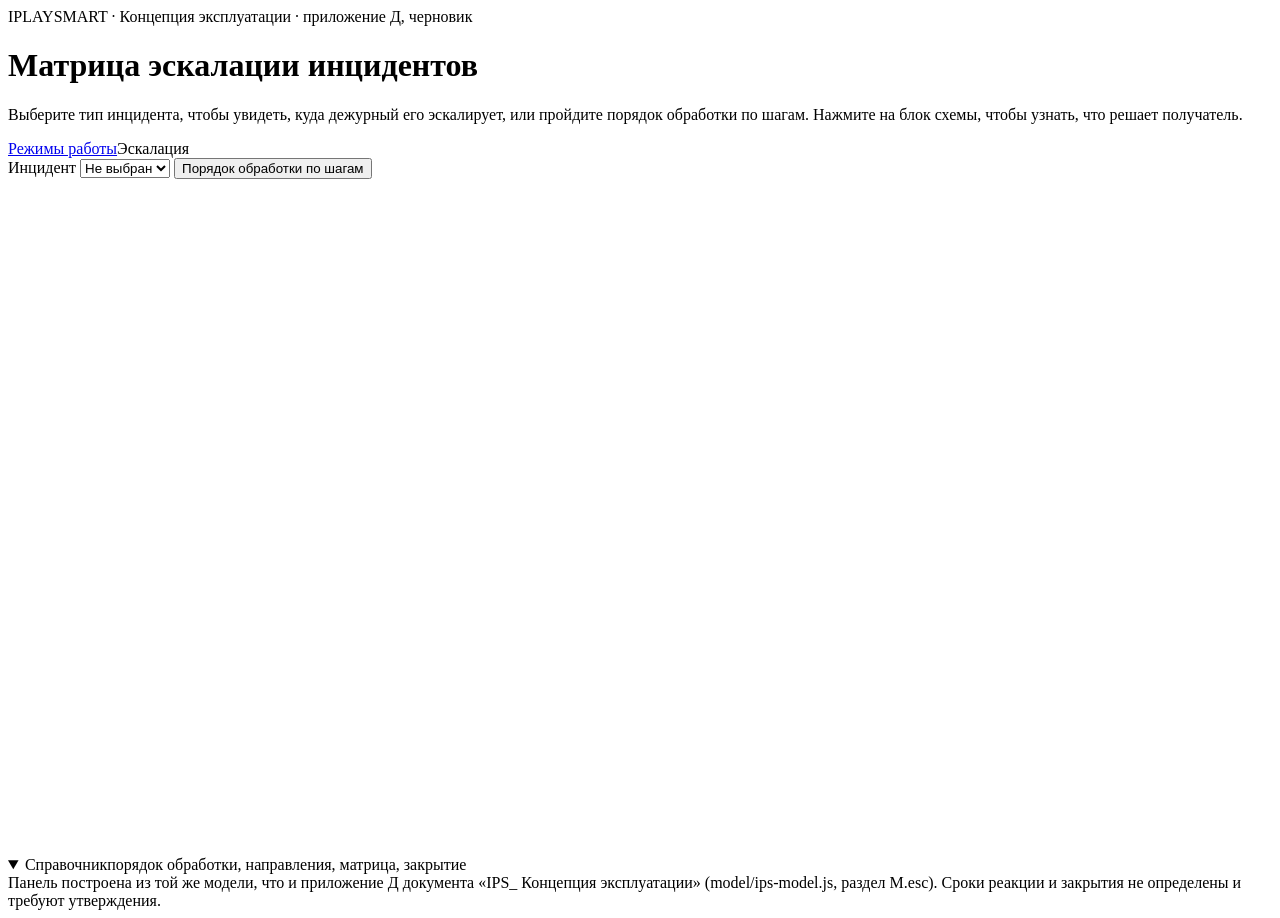
<file: src/escalation.html>
<!doctype html>
<html lang="ru">
<head>
<meta charset="utf-8">
<meta name="viewport" content="width=device-width, initial-scale=1">
<title>Эскалация инцидентов IPLAYSMART</title>
<link rel="preconnect" href="https://fonts.googleapis.com">
<link rel="preconnect" href="https://fonts.gstatic.com" crossorigin>
<link rel="stylesheet" href="https://fonts.googleapis.com/css2?family=Golos+Text:wght@400;500;600;700&family=JetBrains+Mono:wght@400;500;600&display=swap">
<style>/*CSS*/</style>
</head>
<body>
<div class="wrap">
  <header>
    <div class="eyebrow">IPLAYSMART · Концепция эксплуатации · приложение Д, черновик</div>
    <h1>Матрица эскалации инцидентов</h1>
    <p class="lead">Выберите тип инцидента, чтобы увидеть, куда дежурный его эскалирует, или пройдите порядок обработки по шагам. Нажмите на блок схемы, чтобы узнать, что решает получатель.</p>
    <nav class="pnav"><a href="index.html">Режимы работы</a><span aria-current="page">Эскалация</span></nav>
  </header>

  <div class="controls">
    <label class="ctl" for="inc">Инцидент
      <select id="inc"><option value="">Не выбран</option></select>
    </label>
    <button type="button" class="reset" id="steps">Порядок обработки по шагам</button>
    <div class="legend" id="legend"></div>
  </div>

  <div class="main">
    <figure class="diagram" id="fig">
      <div class="scroll">
        <svg id="es" viewBox="0 0 1200 650" role="group" aria-label="Схема эскалации: аппарат, платформа, Тех-бот, руководитель сервиса, дежурный и направления эскалации"></svg>
      </div>
    </figure>
    <aside class="side" id="card" aria-live="polite"></aside>
  </div>

  <details class="refblock" id="ref" open>
    <summary>Справочник<span>порядок обработки, направления, матрица, закрытие</span></summary>
    <div class="tabs" role="tablist" aria-label="Разделы справочника" id="tabs"></div>
    <div id="tabps"></div>
  </details>

  <footer>Панель построена из той же модели, что и приложение Д документа «IPS_ Концепция эксплуатации» (model/ips-model.js, раздел M.esc). Сроки реакции и закрытия не определены и требуют утверждения.</footer>
</div>
<script>
const E = /*ESC*/;
/*JS*/
</script>
</body>
</html>
</file>
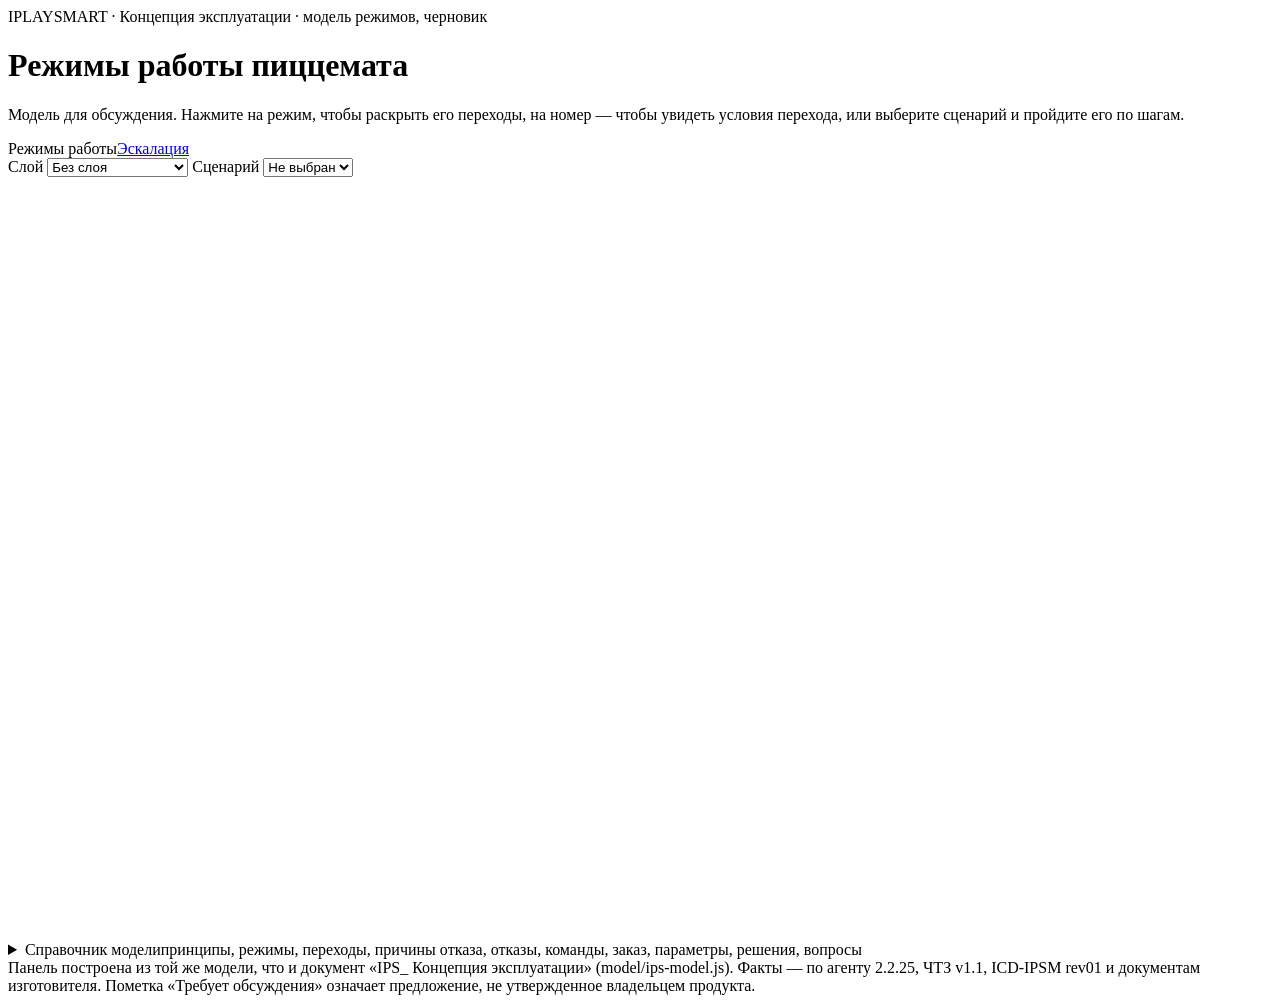
<file: src/page.html>
<!doctype html>
<html lang="ru">
<head>
<meta charset="utf-8">
<meta name="viewport" content="width=device-width, initial-scale=1">
<title>Режимы пиццемата IPLAYSMART</title>
<link rel="preconnect" href="https://fonts.googleapis.com">
<link rel="preconnect" href="https://fonts.gstatic.com" crossorigin>
<link rel="stylesheet" href="https://fonts.googleapis.com/css2?family=Golos+Text:wght@400;500;600;700&family=JetBrains+Mono:wght@400;500;600&display=swap">
<style>/*CSS*/</style>
</head>
<body>
<div class="wrap">
  <header>
    <div class="eyebrow">IPLAYSMART · Концепция эксплуатации · модель режимов, черновик</div>
    <h1>Режимы работы пиццемата</h1>
    <p class="lead">Модель для обсуждения. Нажмите на режим, чтобы раскрыть его переходы, на номер — чтобы увидеть условия перехода, или выберите сценарий и пройдите его по шагам.</p>
    <nav class="pnav"><span aria-current="page">Режимы работы</span><a href="escalation.html">Эскалация</a></nav>
  </header>

  <div class="controls">
    <label class="ctl" for="layer">Слой
      <select id="layer">
        <option value="none">Без слоя</option>
        <option value="hub">Статус для хаба</option>
        <option value="plat">Статус платформы</option>
        <option value="time">Учет времени</option>
        <option value="motion">Механика и нагрев</option>
      </select>
    </label>
    <label class="ctl" for="scen">Сценарий
      <select id="scen"><option value="">Не выбран</option></select>
    </label>
    <div class="legend" id="legend"></div>
  </div>

  <div class="main">
    <figure class="diagram" id="fig">
      <div class="scroll">
        <svg id="sm" viewBox="0 0 1300 800" role="group" aria-label="Схема режимов пиццемата: режимы, подрежимы и переходы"></svg>
      </div>
    </figure>
    <aside class="side" id="card" aria-live="polite"></aside>
  </div>

  <details class="refblock" id="ref">
    <summary>Справочник модели<span>принципы, режимы, переходы, причины отказа, отказы, команды, заказ, параметры, решения, вопросы</span></summary>
    <div class="tabs" role="tablist" aria-label="Разделы справочника" id="tabs"></div>
    <div id="tabps"></div>
  </details>

  <footer>Панель построена из той же модели, что и документ «IPS_ Концепция эксплуатации» (model/ips-model.js). Факты — по агенту 2.2.25, ЧТЗ v1.1, ICD-IPSM rev01 и документам изготовителя. Пометка «Требует обсуждения» означает предложение, не утвержденное владельцем продукта.</footer>
</div>
<script>
const M = /*MODEL*/;
/*JS*/
</script>
</body>
</html>
</file>
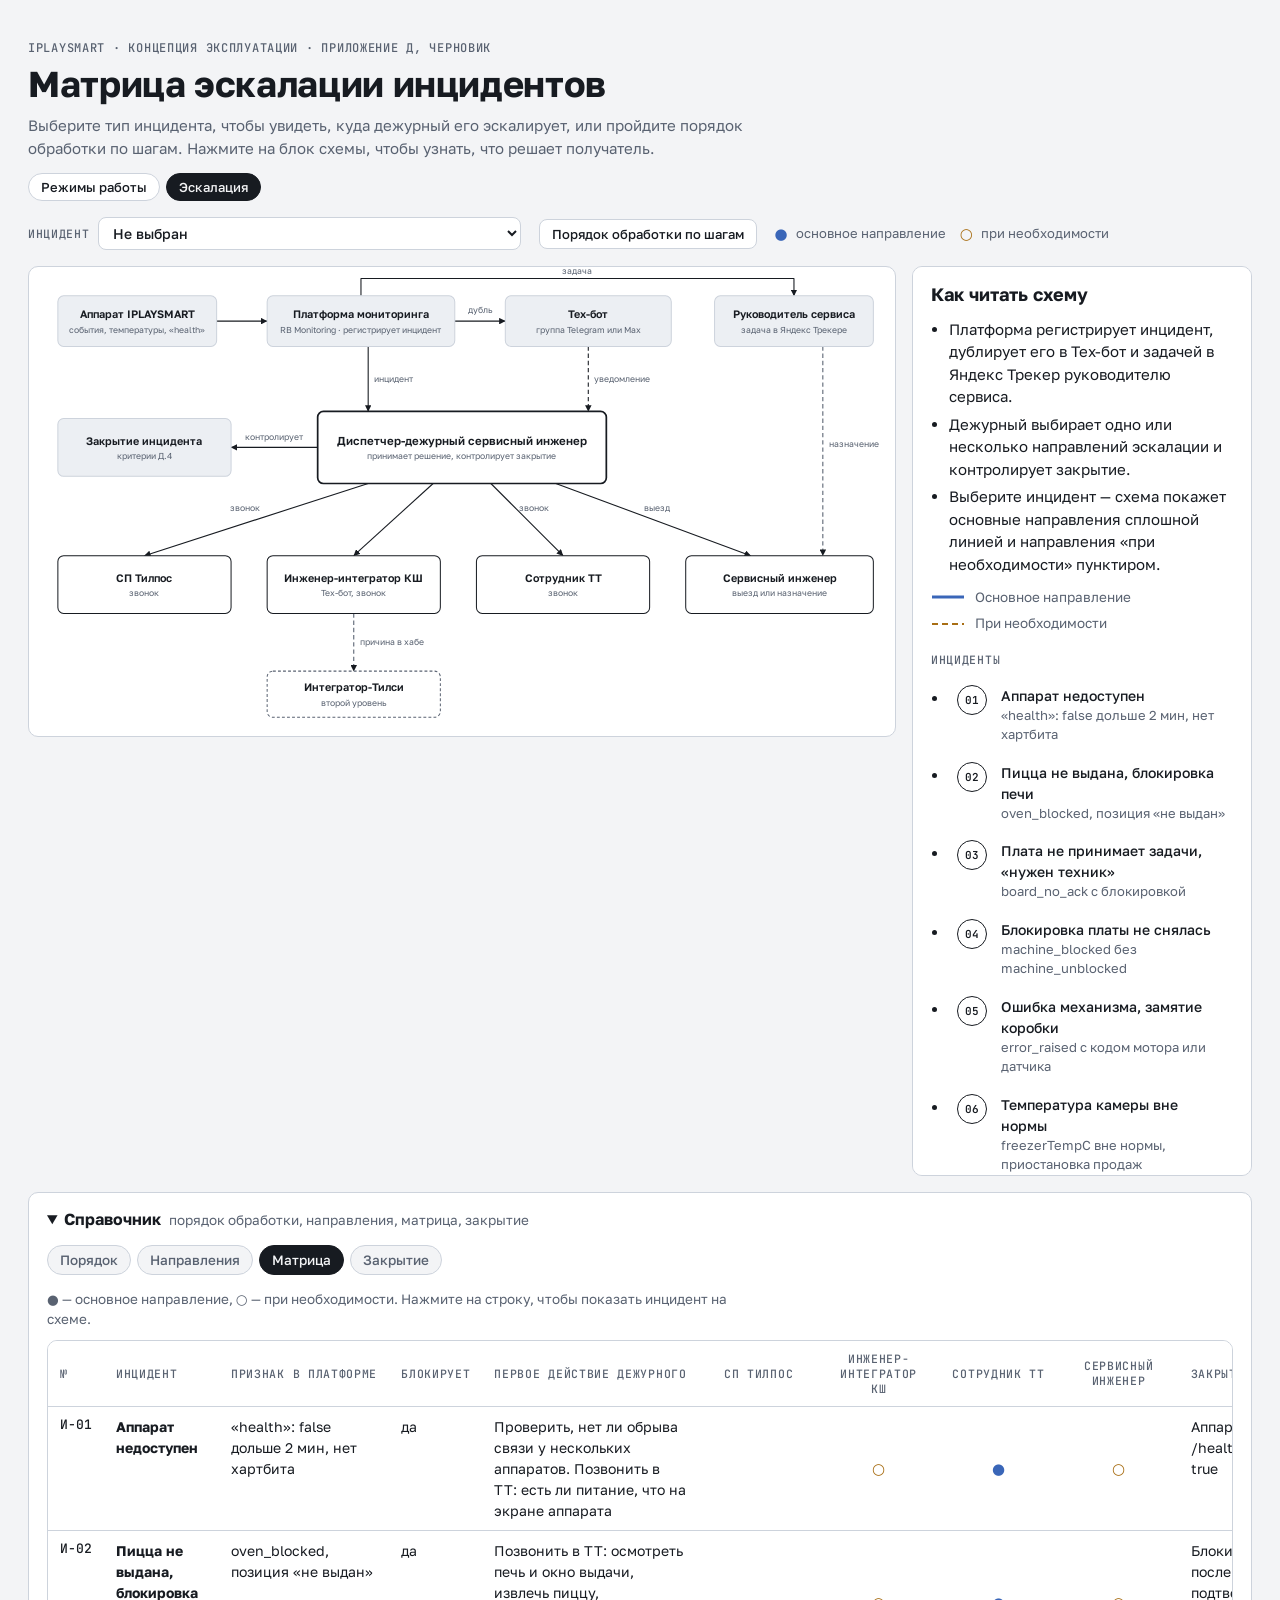
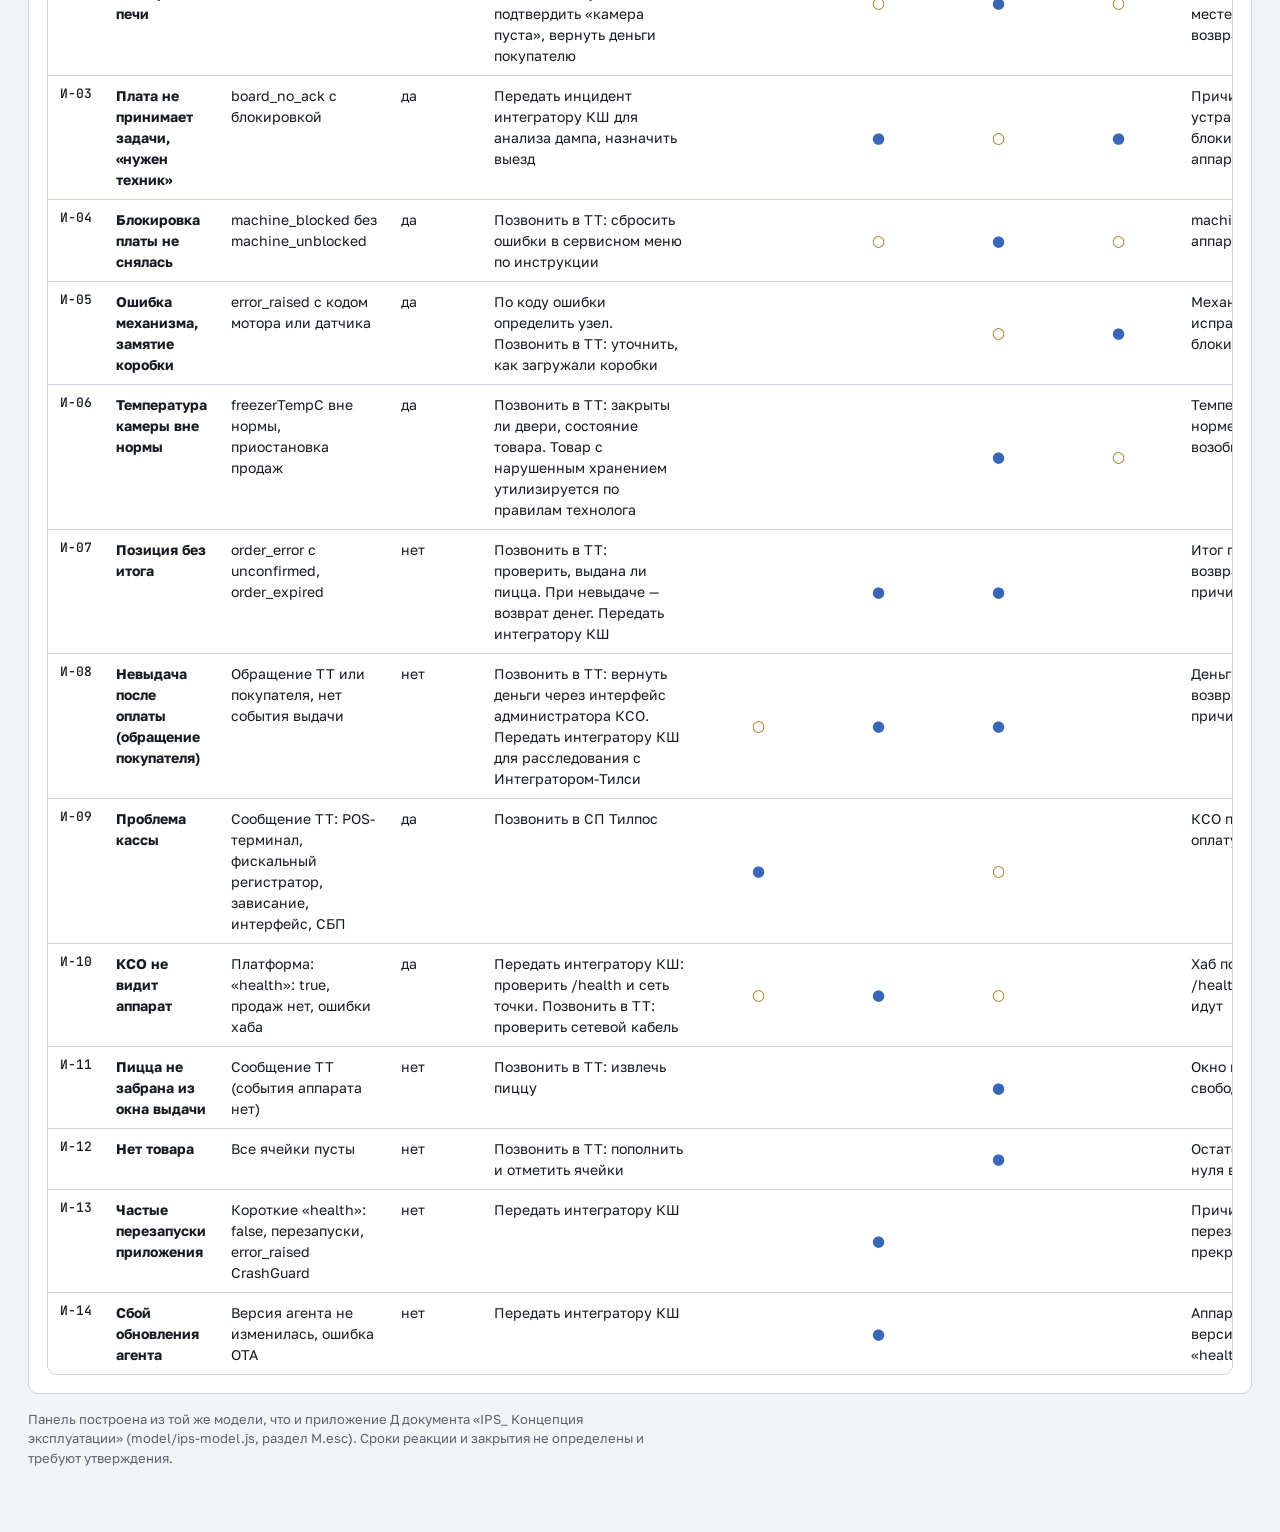
<file: IPLAYSMART/panel/escalation.html>
<!doctype html>
<html lang="ru">
<head>
<meta charset="utf-8">
<meta name="viewport" content="width=device-width, initial-scale=1">
<title>Эскалация инцидентов IPLAYSMART</title>
<link rel="preconnect" href="https://fonts.googleapis.com">
<link rel="preconnect" href="https://fonts.gstatic.com" crossorigin>
<link rel="stylesheet" href="https://fonts.googleapis.com/css2?family=Golos+Text:wght@400;500;600;700&family=JetBrains+Mono:wght@400;500;600&display=swap">
<style>/* Схема-лист: шапка с навигацией, панель управления, диаграмма во всю ширину, карточка выделения, справочные разделы */
:root{
  --bg:#f3f4f6; --surface:#ffffff; --fg:#171b21; --muted:#596271; --line:#cdd3dc; --comp:#eceff3; --sel:#e6eaf0;
  --ok:#2e8049; --ok-bg:#e1f1e6;
  --part:#a86e14; --part-bg:#f8edd4;
  --pause:#3a66b8; --pause-bg:#e3ebfa;
  --off:#b0413f; --off-bg:#f6e2e1;
  --none:#768090; --none-bg:#e7eaee;
  --danger:#c2362f;
  --font-body:"Golos Text", system-ui, -apple-system, "Segoe UI", Roboto, Arial, sans-serif;
  --font-mono:"JetBrains Mono", ui-monospace, SFMono-Regular, Menlo, Consolas, monospace;
}
@media (prefers-color-scheme: dark){
  :root:not([data-theme="light"]){
    --bg:#111317; --surface:#191c21; --fg:#e6e9ed; --muted:#9aa3af; --line:#343a44; --comp:#15181c; --sel:#232830;
    --ok:#5fbf80; --ok-bg:#15291c; --part:#e0a64a; --part-bg:#32260e; --pause:#80a7ee; --pause-bg:#172239;
    --off:#e2797a; --off-bg:#361b1c; --none:#9aa3b0; --none-bg:#22262d; --danger:#ef6b63;
    color-scheme:dark;
  }
}
:root[data-theme="dark"]{
  --bg:#111317; --surface:#191c21; --fg:#e6e9ed; --muted:#9aa3af; --line:#343a44; --comp:#15181c; --sel:#232830;
  --ok:#5fbf80; --ok-bg:#15291c; --part:#e0a64a; --part-bg:#32260e; --pause:#80a7ee; --pause-bg:#172239;
  --off:#e2797a; --off-bg:#361b1c; --none:#9aa3b0; --none-bg:#22262d; --danger:#ef6b63;
  color-scheme:dark;
}
body{background:var(--bg);color:var(--fg);font:15px/1.5 var(--font-body)}
.wrap{max-width:1300px;margin:0 auto;padding-inline:20px;padding-block:32px 56px;display:grid;gap:20px}
.eyebrow{font:500 12px/1.4 var(--font-mono);letter-spacing:.06em;text-transform:uppercase;color:var(--muted)}
h1{font-size:clamp(26px,3.4vw,36px);line-height:1.15;font-weight:700;letter-spacing:-.01em;margin:6px 0 10px;text-wrap:balance}
.lead{max-width:72ch;margin:0;color:var(--muted)}
.meta{display:flex;flex-wrap:wrap;gap:6px 18px;margin-top:12px;font:500 13px var(--font-mono)}
.toc{display:flex;flex-wrap:wrap;gap:6px 8px;margin-top:16px}
.toc a{font:500 13px var(--font-body);color:var(--fg);text-decoration:none;padding:5px 11px;border:1px solid var(--line);border-radius:999px;background:var(--surface)}
.toc a:hover{background:var(--sel)}
.toolbar{display:flex;flex-wrap:wrap;align-items:center;gap:12px 28px;scroll-margin-top:16px}
.group{display:flex;flex-wrap:wrap;align-items:center;gap:8px 14px;min-width:0}
.glabel,.d-cols h4,.kv dt,th{font:500 11.5px var(--font-mono);letter-spacing:.06em;text-transform:uppercase;color:var(--muted)}
.seg{display:inline-flex;flex-wrap:wrap;border:1px solid var(--line);border-radius:8px;padding:2px;background:var(--surface)}
.seg button{font:500 13.5px var(--font-body);padding:6px 12px;border:0;border-radius:6px;background:transparent;color:var(--muted);cursor:pointer}
.seg button[aria-pressed="true"]{background:var(--fg);color:var(--bg)}
.seg button:focus-visible,.reset:focus-visible,.tlink:focus-visible,.goto:focus-visible,.toc a:focus-visible{outline:2px solid var(--fg);outline-offset:2px}
.legend{display:flex;flex-wrap:wrap;gap:6px 14px;font-size:13px;color:var(--muted)}
.legend span{display:inline-flex;align-items:center;gap:6px;white-space:nowrap}
.sw{width:12px;height:12px;border-radius:3px;border:1.5px solid;display:inline-block}
.lg line{stroke:var(--fg);stroke-width:1.6}
.lg .dash{stroke-dasharray:6 4}
.lg .dot{stroke-dasharray:1.5 3.5;stroke-linecap:round;stroke-width:2}
.lg .danger{stroke:var(--danger);stroke-dasharray:6 4}
.reset{font:500 13px var(--font-body);padding:6px 12px;border:1px solid var(--line);border-radius:8px;background:var(--surface);color:var(--fg);cursor:pointer}

figure.diagram{margin:0;background:var(--surface);border:1px solid var(--line);border-radius:10px;overflow:hidden}
.scroll{overflow-x:auto}
#sm{display:block;width:100%;min-width:980px;height:auto;color:var(--fg)}
figcaption{padding:10px 16px 14px;border-top:1px solid var(--line);font-size:13px;color:var(--muted)}
#sm text{font-family:var(--font-body)}
#sm .node rect{stroke-width:1.6}
#sm .nid{font:500 11px var(--font-mono);fill:var(--muted);text-anchor:middle}
#sm .nname{font-size:13.5px;font-weight:600;fill:var(--fg);text-anchor:middle}
#sm .nstat{font-size:11px;font-weight:500;fill:var(--muted);text-anchor:middle}
#sm .atitle{font-size:11.5px;font-weight:600;fill:var(--fg)}
#sm .aval{font-size:11px;fill:var(--muted)}
#sm .divl{stroke:var(--line);stroke-width:1}
#sm .comp rect{fill:var(--comp);stroke:var(--line);stroke-width:1.3}
#sm .ctitle{font-size:12.5px;font-weight:600;fill:var(--muted)}
#sm .grp{fill:none;stroke:var(--muted);stroke-width:1.2;stroke-dasharray:4 3}
#sm .pseudo rect{fill:var(--surface);stroke:var(--muted);stroke-width:1.2;stroke-dasharray:4 3}
#sm .pseudo text{font-size:12px;fill:var(--muted);text-anchor:middle}
#sm .tr path{fill:none;stroke-linejoin:round}
#sm .tr path.halo{stroke:var(--surface);stroke-width:5}
#sm .tr path.ln{stroke:var(--fg);stroke-width:1.5}
#sm .tr.auto path.ln,#sm .tr.safety path.ln{stroke-dasharray:6 4}
#sm .tr.remote path.ln{stroke-dasharray:1.5 3.5;stroke-linecap:round;stroke-width:2}
#sm .tr.safety path.ln{stroke:var(--danger)}
#sm .tr path.hit{stroke:transparent;stroke-width:14}
#sm .junc{fill:var(--fg)}
#sm .badge circle{fill:var(--surface);stroke:var(--fg);stroke-width:1.3}
#sm .tr.safety .badge circle{stroke:var(--danger)}
#sm .badge text{font:600 10.5px var(--font-mono);fill:var(--fg);text-anchor:middle;dominant-baseline:central}
#sm .mk-fg{fill:var(--fg)}
#sm .mk-danger{fill:var(--danger)}
#sm .node,#sm .badge,#sm .pseudo,#sm .tr{cursor:pointer}
#sm .node:focus,#sm .badge:focus,#sm .pseudo:focus{outline:none}
#sm .node:focus-visible rect{stroke-width:3.2}
#sm .badge:focus-visible circle{stroke-width:2.8}
#sm .node,#sm .tr,#sm .pseudo,#sm .grp{transition:opacity .15s}
#sm.has-sel .node:not(.on),#sm.has-sel .tr:not(.on),#sm.has-sel .pseudo:not(.on){opacity:.15}
#sm.has-sel .comp:not(.on){opacity:.5}
#sm .tr.on path.ln{stroke-width:2.6}
#sm .tr.on .badge circle{stroke-width:2.2}
#sm .node.cur rect{stroke-width:3.2}

.detail{background:var(--surface);border:1px solid var(--line);border-radius:10px;padding:18px 20px;display:grid;gap:14px;min-width:0}
.detail .hint{margin:0;color:var(--muted)}
.d-head{display:flex;flex-wrap:wrap;align-items:baseline;gap:4px 12px}
.d-id{font:600 13px var(--font-mono);color:var(--muted)}
.d-head h3{margin:0;font-size:20px;line-height:1.25;font-weight:700;text-wrap:balance}
.d-desc{margin:0;max-width:75ch}
.chips{display:flex;flex-wrap:wrap;gap:8px}
.chip{display:inline-flex;align-items:center;gap:8px;padding:4px 10px;border:1px solid var(--line);border-radius:999px;font-size:13px;background:var(--bg);max-width:100%}
.chip b{font-weight:500;color:var(--muted);white-space:nowrap}
.st{display:inline-flex;align-items:center;gap:7px}
.st i{width:9px;height:9px;border-radius:50%;display:inline-block;flex:none}
.d-cols{display:grid;grid-template-columns:repeat(auto-fit,minmax(280px,1fr));gap:14px 28px}
.d-cols h4{margin:0 0 6px}
.d-cols ul{list-style:none;margin:0;padding:0;display:grid;gap:4px}
.tlink{display:grid;grid-template-columns:34px 1fr;gap:0 10px;width:100%;text-align:left;padding:6px 8px;border:0;border-radius:6px;background:transparent;color:var(--fg);font:inherit;cursor:pointer}
.tlink:hover{background:var(--sel)}
.tn{grid-row:span 2;font:600 11px var(--font-mono);display:inline-grid;place-items:center;width:28px;height:28px;border:1.3px solid var(--fg);border-radius:50%;align-self:start}
.tlink.safety .tn{border-color:var(--danger)}
.tlink span:not(.tn){font-size:14px;font-weight:500}
.tlink small{font-size:13px;color:var(--muted)}
.empty,.note{font-size:13.5px;color:var(--muted)}
.note{margin:0;max-width:85ch}
.kv{display:grid;grid-template-columns:max-content minmax(0,1fr);gap:8px 18px;margin:0}
.kv dt{line-height:1.9}
.kv dd{margin:0}
.goto{display:inline-flex;align-items:center;gap:8px;padding:5px 12px;border:1px solid var(--line);border-radius:999px;background:var(--bg);color:var(--fg);font:500 13px var(--font-body);cursor:pointer}
.goto:hover{background:var(--sel)}
.goto code{font:600 12px var(--font-mono);color:var(--muted)}
.rc{list-style:none;margin:0;padding:0;display:grid;gap:4px;font-size:14px}
.rc i{font-style:normal;color:var(--muted)}

.sec{display:grid;gap:10px;scroll-margin-top:16px;min-width:0}
.sec h2{font-size:18px;font-weight:700;margin:8px 0 0}
.sec h3{font-size:14.5px;font-weight:600;margin:6px 0 0}
.sec p{margin:0;max-width:80ch}
.card{background:var(--surface);border:1px solid var(--line);border-radius:10px;padding:16px 20px;display:grid;gap:10px;min-width:0}
.cols2{display:grid;grid-template-columns:repeat(auto-fit,minmax(300px,1fr));gap:12px 32px}
.plain,.steps{margin:0;padding-left:20px;display:grid;gap:4px}
.tscroll{overflow-x:auto;background:var(--surface);border:1px solid var(--line);border-radius:10px}
table{width:100%;min-width:820px;border-collapse:collapse;font-size:14px}
table.wide{min-width:1120px}
th{text-align:left;padding:10px 12px;border-bottom:1px solid var(--line);background:var(--surface);white-space:nowrap}
td{padding:9px 12px;border-bottom:1px solid var(--line);vertical-align:top}
tbody tr:last-child td{border-bottom:0}
tbody tr[data-s],tbody tr[data-t]{cursor:pointer}
tbody tr[data-s]:hover td,tbody tr[data-t]:hover td,tbody tr.sel td{background:var(--sel)}
tbody tr.sel td:first-child{box-shadow:inset 3px 0 0 var(--fg)}
tbody tr:focus-visible{outline:2px solid var(--fg);outline-offset:-2px}
td.id{font:500 13px var(--font-mono);white-space:nowrap;font-variant-numeric:tabular-nums}
tr.sub td.id{padding-left:28px;color:var(--muted)}
tr.parent td:nth-child(2){font-weight:600}
td.path{white-space:nowrap;font-weight:500}
table.matrix{min-width:1080px}
.matrix th.m{text-align:center;white-space:normal;min-width:96px}
.matrix th.m small{display:block;font:400 11px var(--font-body);letter-spacing:0;text-transform:none;color:var(--muted)}
.matrix td.c{text-align:center;vertical-align:middle;padding:6px}
.cell{display:inline-flex;flex-direction:column;align-items:center;gap:2px;min-width:62px;padding:4px 6px;border-radius:6px;font-size:12.5px;font-weight:600;line-height:1.25}
.cell small{font-weight:400;font-size:11px;max-width:112px}
.c-y{background:var(--ok-bg);color:var(--ok)}
.c-c{background:var(--part-bg);color:var(--part)}
.c-n{color:var(--muted);font-weight:500}
.c-u{border:1px dashed var(--muted);color:var(--muted);font-weight:500}
td.cmd{font-weight:600;min-width:200px}
td.cmd small{display:block;font:500 11.5px var(--font-mono);color:var(--muted);margin-top:3px}
td.cmd span{display:block;font-weight:400;font-size:12.5px;color:var(--muted);margin-top:2px}
.mlegend{display:flex;flex-wrap:wrap;gap:8px 14px;align-items:center;font-size:13px;color:var(--muted)}
footer{font-size:13px;color:var(--muted);max-width:80ch}
@media (prefers-reduced-motion: reduce){#sm .node,#sm .tr,#sm .pseudo,#sm .grp{transition:none}}
:root{--shadow:0 10px 30px rgba(20,24,31,.16)}
@media (prefers-color-scheme: dark){:root:not([data-theme="light"]){--shadow:0 10px 30px rgba(0,0,0,.55)}}
:root[data-theme="dark"]{--shadow:0 10px 30px rgba(0,0,0,.55)}
#tm{min-width:1340px}
.ref{font:500 .9em var(--font-mono);color:inherit;background:none;border:0;border-bottom:1px dotted currentColor;padding:0;margin:0;cursor:pointer;line-height:inherit}
.ref:hover{color:var(--pause)}
.ref:focus-visible,.rc-x:focus-visible,#sm .fl:focus-visible rect{outline:2px solid var(--fg);outline-offset:2px}
.refcard{position:fixed;left:16px;right:16px;bottom:calc(16px + env(safe-area-inset-bottom, 0px));z-index:10;max-width:640px;margin-inline:auto;background:var(--surface);border:1px solid var(--line);border-radius:12px;box-shadow:var(--shadow);padding:14px 16px;display:grid;gap:8px;max-height:55vh;overflow:auto}
.rc-head{display:flex;align-items:baseline;gap:10px}
.rc-head code{font:600 13px var(--font-mono)}
.rc-head span{font-size:12.5px;color:var(--muted);flex:1;min-width:0}
.rc-x{border:0;background:none;color:var(--muted);font-size:22px;line-height:1;cursor:pointer;padding:0 4px}
.refcard p{margin:0;font-size:14px}
.rc-st{font-size:12.5px;color:var(--muted)}
tr.x td{color:var(--muted)}
tr.x td:not(:first-child){font-style:italic}
.dchip{display:inline-block;padding:2px 9px;border-radius:999px;font-size:12.5px;font-weight:600;white-space:nowrap}
.d-ok{background:var(--ok-bg);color:var(--ok)}
.d-none{background:var(--none-bg);color:var(--none)}
.d-part{background:var(--part-bg);color:var(--part)}
.d-pause{background:var(--pause-bg);color:var(--pause)}
.steps li,.plain li{max-width:85ch}
.detail ol{margin:0;padding-left:20px;display:grid;gap:3px}
#sm .fbox{fill:var(--surface);stroke:var(--line);stroke-width:1.2}
#sm .fl rect{fill:var(--bg);stroke:var(--muted);stroke-width:1}
#sm .fl text{font-size:11.5px;fill:var(--fg)}
#sm .fl{cursor:pointer;transition:opacity .15s}
#sm .fl:focus{outline:none}
#sm .fl.cur rect{stroke:var(--fg);stroke-width:2}
#sm.has-sel .fl:not(.on){opacity:.35}
@media (prefers-reduced-motion: reduce){#sm .fl{transition:none}}
[hidden]{display:none!important}
.wrap{max-width:1480px;gap:16px}
header .lead{max-width:80ch}
.controls{display:flex;flex-wrap:wrap;align-items:center;gap:10px 18px}
.wrap > *{min-width:0}
.ctl{display:inline-flex;align-items:center;gap:8px;max-width:100%;min-width:0;font:500 11.5px var(--font-mono);letter-spacing:.06em;text-transform:uppercase;color:var(--muted)}
.ctl select{min-width:0;flex:0 1 auto;font:500 14px var(--font-body);letter-spacing:0;text-transform:none;color:var(--fg);background:var(--surface);border:1px solid var(--line);border-radius:8px;padding:6px 10px;max-width:100%}
.ctl select:focus-visible{outline:2px solid var(--fg);outline-offset:2px}
.main{display:grid;grid-template-columns:minmax(0,1fr);gap:16px;align-items:start}
.side{background:var(--surface);border:1px solid var(--line);border-radius:10px;padding:16px 18px;display:grid;gap:12px;min-width:0;align-content:start}
@media (min-width:1200px){
  .main{grid-template-columns:minmax(0,1fr) 340px}
  .side{position:sticky;top:calc(12px + env(safe-area-inset-top, 0px));max-height:calc(100vh - 24px);overflow:auto}
}
.side h3{margin:0;font-size:18px;line-height:1.25;font-weight:700;text-wrap:balance}
.side p{margin:0}
.side ul,.side ol{margin:0;padding-left:18px;display:grid;gap:5px}
.side .kv{grid-template-columns:minmax(0,1fr);gap:2px 0}
.side .kv dt{line-height:1.4;margin-top:8px}
.side .kv dd{font-size:14px}
.side .d-cols{grid-template-columns:minmax(0,1fr)}
.crumb{font:500 12px var(--font-mono);color:var(--muted)}
.back{justify-self:start;font:500 13px var(--font-body);padding:5px 10px;border:1px solid var(--line);border-radius:8px;background:var(--bg);color:var(--fg);cursor:pointer}
.nav{display:flex;flex-wrap:wrap;gap:8px;align-items:center}
.nav button{font:500 13.5px var(--font-body);padding:7px 14px;border:1px solid var(--line);border-radius:8px;background:var(--bg);color:var(--fg);cursor:pointer}
.nav button.primary{background:var(--fg);color:var(--bg);border-color:var(--fg)}
.nav button:disabled{opacity:.4;cursor:default}
.nav .step{font:500 12px var(--font-mono);color:var(--muted);margin-left:auto}
.back:focus-visible,.nav button:focus-visible,.tabs button:focus-visible,.refblock summary:focus-visible{outline:2px solid var(--fg);outline-offset:2px}
.attrs{display:grid;gap:6px;margin:0;padding:10px 12px;background:var(--bg);border-radius:8px;font-size:13.5px}
.attrs b{font-weight:600}
.lgline{display:grid;grid-template-columns:34px 1fr;gap:6px 10px;align-items:center;font-size:13.5px;color:var(--muted)}
.lgline svg line{stroke:var(--fg);stroke-width:1.6}
.lgline .cyc{stroke-width:3}
.lgline .thin{stroke:var(--muted);stroke-width:1.4}
.lgline .dash{stroke-dasharray:6 4}
.lgline .dot{stroke-dasharray:1.5 3.5;stroke-linecap:round;stroke-width:2}
.lgline .danger{stroke:var(--danger);stroke-dasharray:6 4}
#legend:empty{display:none}

#sm{min-width:900px}
@media (min-width:1200px){#sm{min-width:0}}
#sm .nid{font-size:12px}
#sm .nname{font-size:15px}
#sm .nstat{font-size:12px}
#sm .ctitle{font-size:13.5px}
#sm .badge text{font-size:11.5px}
#sm.v-ov #g-dt{display:none}
#sm.v-dt #g-ov{display:none}
#sm:not(.l-safety) #g-flags{display:none}
#sm.l-none .node.atom rect{fill:var(--surface);stroke:var(--fg);stroke-width:1.4}
#sm.v-ov.l-none .node.sub rect{fill:transparent;stroke:var(--muted);stroke-dasharray:4 3;stroke-width:1.2}
#sm.v-ov.l-none .node.sub text{fill:var(--muted)}
#sm .ag path{fill:none;stroke-linejoin:round}
#sm .ag path.halo{stroke:var(--surface);stroke-width:6}
#sm .ag path.ln{stroke:var(--muted);stroke-width:1.4}
#sm .ag.cycle path.ln{stroke:var(--fg);stroke-width:2.8}
#sm .ag.safety path.ln{stroke:var(--danger);stroke-dasharray:6 4}
#sm .ag.remote path.ln{stroke-dasharray:1.5 3.5;stroke-linecap:round;stroke-width:2}
#sm .ag path.hit{stroke:transparent;stroke-width:16}
#sm .ag{cursor:pointer;transition:opacity .15s}
#sm .ag:focus{outline:none}
#sm .ag:focus-visible path.ln{stroke-width:4}
#sm .pill rect{fill:var(--surface);stroke:var(--muted);stroke-width:1.2}
#sm .pill text{font:600 11.5px var(--font-mono);fill:var(--muted);text-anchor:middle;dominant-baseline:central}
#sm .mk-muted{fill:var(--muted)}
#sm.has-sel .ag:not(.on){opacity:.15}
#sm .ag.on path.ln{stroke-width:3.2}
#sm.has-sel .tr.trail{opacity:.5}
#sm.has-sel .node.trail{opacity:.65}
@media (prefers-reduced-motion: reduce){#sm .ag{transition:none}}

.refblock{background:var(--surface);border:1px solid var(--line);border-radius:10px;padding:0 18px}
.refblock summary{cursor:pointer;padding:14px 0;font-weight:700;font-size:16px}
.refblock summary span{font-weight:400;font-size:13.5px;color:var(--muted);margin-left:8px}
.refblock[open]{padding-bottom:18px}
.tabs{display:flex;flex-wrap:wrap;gap:6px;margin-bottom:14px}
.tabs button{font:500 13.5px var(--font-body);padding:6px 12px;border:1px solid var(--line);border-radius:999px;background:var(--bg);color:var(--muted);cursor:pointer}
.tabs button[aria-selected="true"]{background:var(--fg);color:var(--bg);border-color:var(--fg)}
.tabp{display:grid;gap:10px;min-width:0}
.pillsample{justify-self:start;font:600 11.5px var(--font-mono);color:var(--muted);border:1.2px solid var(--muted);border-radius:10px;padding:0 7px;line-height:18px}
.rsec{display:grid;gap:10px;min-width:0}
.rsec + .rsec{margin-top:10px}
.rsec h3{margin:4px 0 0;font-size:16px;font-weight:700}
.card p{margin:0;max-width:85ch}
.dg{display:inline-block;margin-left:4px;padding:0 7px;border-radius:999px;font-size:11.5px;font-weight:600;line-height:18px;background:var(--off-bg);color:var(--off);white-space:nowrap}
table.matrix{min-width:1220px}
td.dz{font-size:13px;min-width:150px}
.side h4{margin:6px 0 0;font:500 11.5px var(--font-mono);letter-spacing:.06em;text-transform:uppercase;color:var(--muted)}

.side .chips{gap:6px}
.pnav{display:flex;flex-wrap:wrap;gap:6px;margin-top:14px}
.pnav a,.pnav span{font:500 13px var(--font-body);padding:5px 12px;border:1px solid var(--line);border-radius:999px;color:var(--fg);text-decoration:none;background:var(--surface)}
.pnav span{background:var(--fg);color:var(--bg);border-color:var(--fg)}
.pnav a:hover{background:var(--sel)}

#es{display:block;width:100%;min-width:900px;height:auto}
@media (min-width:1200px){#es{min-width:0}}
#es text{font-family:var(--font-body)}
#es .bx rect{fill:var(--surface);stroke:var(--fg);stroke-width:1.4}
#es .bx.src rect{fill:var(--comp);stroke:var(--line)}
#es .bx.duty rect{stroke-width:2.4}
#es .bx.second rect{stroke-dasharray:4 3;stroke:var(--muted)}
#es .nname{font-size:15px;font-weight:600;fill:var(--fg);text-anchor:middle}
#es .bx.duty .nname{font-size:16px}
#es .nstat{font-size:12px;fill:var(--muted);text-anchor:middle}
#es .lk path{fill:none;stroke-linejoin:round}
#es .lk path.halo{stroke:var(--surface);stroke-width:6}
#es .lk path.ln{stroke:var(--fg);stroke-width:1.5}
#es .lk.dash path.ln,#es .lk.aux path.ln{stroke-dasharray:6 4}
#es .lk.aux path.ln{stroke:var(--muted)}
#es .lbl{font-size:12px;fill:var(--muted);text-anchor:middle}
#es .lbl.start{text-anchor:start}
#es .mk-fg{fill:var(--fg)} #es .mk-muted{fill:var(--muted)} #es .mk-p{fill:var(--pause)}
#es .bx,#es .lk{transition:opacity .15s}
#es .bx{cursor:pointer}
#es .bx:focus{outline:none}
#es .bx:focus-visible rect{stroke-width:3.2}
#es.has-sel .bx:not(.on):not(.p):not(.s){opacity:.25}
#es.has-sel .lk:not(.on):not(.p):not(.s){opacity:.12}
#es .bx.cur rect{stroke-width:3.2}
#es .bx.p rect{fill:var(--pause-bg);stroke:var(--pause);stroke-width:2.6}
#es .bx.s rect{fill:var(--part-bg);stroke:var(--part);stroke-width:1.8;stroke-dasharray:6 4}
#es .lk.p path.ln{stroke:var(--pause);stroke-width:3;stroke-dasharray:none}
#es .lk.s path.ln{stroke:var(--part);stroke-width:2.2;stroke-dasharray:6 4}
#es .lk.on path.ln{stroke-width:2.6}
.dot{font-style:normal;font-weight:700;font-size:15px;line-height:1}
.dot.p{color:var(--pause)} .dot.s{color:var(--part)}
.legend .dot{margin-right:2px}
.lgline .lp{stroke:var(--pause);stroke-width:3}
.lgline .ls{stroke:var(--part);stroke-width:2.2;stroke-dasharray:6 4}
#tmx{min-width:1240px}
#tmx tbody tr{cursor:pointer}
#tmx tbody tr:hover td,#tmx tbody tr.sel td{background:var(--sel)}
#tmx td.c{text-align:center;vertical-align:middle}
.rc .dot{margin-right:2px}
@media (prefers-reduced-motion: reduce){#es .bx,#es .lk{transition:none}}
</style>
</head>
<body>
<div class="wrap">
  <header>
    <div class="eyebrow">IPLAYSMART · Концепция эксплуатации · приложение Д, черновик</div>
    <h1>Матрица эскалации инцидентов</h1>
    <p class="lead">Выберите тип инцидента, чтобы увидеть, куда дежурный его эскалирует, или пройдите порядок обработки по шагам. Нажмите на блок схемы, чтобы узнать, что решает получатель.</p>
    <nav class="pnav"><a href="index.html">Режимы работы</a><span aria-current="page">Эскалация</span></nav>
  </header>

  <div class="controls">
    <label class="ctl" for="inc">Инцидент
      <select id="inc"><option value="">Не выбран</option></select>
    </label>
    <button type="button" class="reset" id="steps">Порядок обработки по шагам</button>
    <div class="legend" id="legend"></div>
  </div>

  <div class="main">
    <figure class="diagram" id="fig">
      <div class="scroll">
        <svg id="es" viewBox="0 0 1200 650" role="group" aria-label="Схема эскалации: аппарат, платформа, Тех-бот, руководитель сервиса, дежурный и направления эскалации"></svg>
      </div>
    </figure>
    <aside class="side" id="card" aria-live="polite"></aside>
  </div>

  <details class="refblock" id="ref" open>
    <summary>Справочник<span>порядок обработки, направления, матрица, закрытие</span></summary>
    <div class="tabs" role="tablist" aria-label="Разделы справочника" id="tabs"></div>
    <div id="tabps"></div>
  </details>

  <footer>Панель построена из той же модели, что и приложение Д документа «IPS_ Концепция эксплуатации» (model/ips-model.js, раздел M.esc). Сроки реакции и закрытия не определены и требуют утверждения.</footer>
</div>
<script>
const E = {"intro":["Инциденты собираются в платформе мониторинга RB Monitoring и эскалируются диспетчеру-дежурному сервисному инженеру (далее — дежурный). Каждый инцидент дублируется в Тех-бот — группу в Telegram или Max — и задачей в Яндекс Трекер руководителю сервиса.","Дежурный определяет тип инцидента по матрице Д.3, выбирает одно или несколько направлений эскалации и контролирует закрытие инцидента."],"steps":["Аппарат публикует событие или перестает выходить на связь. Платформа мониторинга регистрирует инцидент: аппарат, точку, тип, время и номер заказа, если он есть. Пропадание связи регистрируется, если «health»: false держится дольше 2 мин.","Платформа дублирует инцидент в Тех-бот (группа Telegram или Max) и задачей в Яндекс Трекер руководителю сервиса.","Дежурный принимает инцидент и определяет его тип по матрице Д.3.","Дежурный эскалирует инцидент по одному или нескольким направлениям: СП Тилпос, инженер-интегратор КШ, сотрудник ТТ, выезд сервисного инженера.","Дежурный записывает в инциденте действия, ответы получателей и причину.","Дежурный контролирует закрытие по критериям Д.4 и закрывает инцидент. Тех-бот публикует закрытие."],"sources":[{"id":"dev","name":"Аппарат IPLAYSMART","sub":"события, температуры, «health»"},{"id":"plat","name":"Платформа мониторинга","sub":"RB Monitoring · регистрирует инцидент"},{"id":"bot","name":"Тех-бот","sub":"группа Telegram или Max"},{"id":"yt","name":"Руководитель сервиса","sub":"задача в Яндекс Трекере"},{"id":"duty","name":"Диспетчер-дежурный сервисный инженер","sub":"принимает решение, контролирует закрытие"},{"id":"close","name":"Закрытие инцидента","sub":"критерии Д.4"}],"routes":[{"id":"tilpos","name":"СП Тилпос","sub":"звонок","ch":"Звонок","what":"Проблемы касс: POS-терминал, фискальный регистратор, зависание, интерфейс КСО, СБП и другие платежи","give":"Точка, номер КСО, время, номер чека или заказа, что видит сотрудник"},{"id":"ksh","name":"Инженер-интегратор КШ","sub":"Тех-бот, звонок","ch":"Тех-бот, звонок","what":"Диагностика по журналам и дампам обмена с платой, анализ первопричины, снятие блокировки на пилоте, обновление агента. При причине на стороне хаба привлекает Интегратора-Тилси","give":"Аппарат, время, номер заказа, событие платформы"},{"id":"tt","name":"Сотрудник ТТ","sub":"звонок","ch":"Звонок","what":"Уточнение обстоятельств и дополнительные инструкции: осмотр печи и окна выдачи, извлечение пиццы, сброс ошибок, пополнение, возврат денег покупателю через интерфейс администратора КСО","give":"Что проверить и что сделать, кому сообщить результат"},{"id":"visit","name":"Сервисный инженер","sub":"выезд или назначение","ch":"Выезд дежурного или назначение через руководителя сервиса","what":"Ремонт механики, печи, холодильной камеры, устранение замятия, повторная блокировка «нужен техник»","give":"Аппарат, точка, код ошибки, что уже сделано на месте"}],"second":[{"id":"tilsi","name":"Интегратор-Тилси","sub":"второй уровень","from":"ksh","what":"Расследование невыдачи после оплаты и сбоев связи хаба с аппаратом"}],"incidents":[["И-01","Аппарат недоступен","«health»: false дольше 2 мин, нет хартбита","Блокирующий","Проверить, нет ли обрыва связи у нескольких аппаратов. Позвонить в ТТ: есть ли питание, что на экране аппарата",{"tt":"p","ksh":"s","visit":"s"},"Аппарат на связи, /health «health»: true"],["И-02","Пицца не выдана, блокировка печи","oven_blocked, позиция «не выдан»","Блокирующий","Позвонить в ТТ: осмотреть печь и окно выдачи, извлечь пиццу, подтвердить «камера пуста», вернуть деньги покупателю",{"tt":"p","ksh":"s","visit":"s"},"Блокировка снята после подтверждения на месте, деньги возвращены"],["И-03","Плата не принимает задачи, «нужен техник»","board_no_ack с блокировкой","Блокирующий","Передать инцидент интегратору КШ для анализа дампа, назначить выезд",{"ksh":"p","visit":"p","tt":"s"},"Причина устранена, блокировка снята, аппарат в M-02"],["И-04","Блокировка платы не снялась","machine_blocked без machine_unblocked","Блокирующий","Позвонить в ТТ: сбросить ошибки в сервисном меню по инструкции",{"tt":"p","ksh":"s","visit":"s"},"machine_unblocked, аппарат в M-02"],["И-05","Ошибка механизма, замятие коробки","error_raised с кодом мотора или датчика","Блокирующий","По коду ошибки определить узел. Позвонить в ТТ: уточнить, как загружали коробки",{"visit":"p","tt":"s"},"Механизм исправен, блокировка снята"],["И-06","Температура камеры вне нормы","freezerTempC вне нормы, приостановка продаж","Блокирующий","Позвонить в ТТ: закрыты ли двери, состояние товара. Товар с нарушенным хранением утилизируется по правилам технолога",{"tt":"p","visit":"s"},"Температура в норме, продажи возобновлены"],["И-07","Позиция без итога","order_error с unconfirmed, order_expired","Неблокирующий","Позвонить в ТТ: проверить, выдана ли пицца. При невыдаче — возврат денег. Передать интегратору КШ",{"tt":"p","ksh":"p"},"Итог подтвержден, возврат выполнен, причина записана"],["И-08","Невыдача после оплаты (обращение покупателя)","Обращение ТТ или покупателя, нет события выдачи","Неблокирующий","Позвонить в ТТ: вернуть деньги через интерфейс администратора КСО. Передать интегратору КШ для расследования с Интегратором-Тилси",{"tt":"p","ksh":"p","tilpos":"s"},"Деньги возвращены, причина найдена"],["И-09","Проблема кассы","Сообщение ТТ: POS-терминал, фискальный регистратор, зависание, интерфейс, СБП","Блокирующий","Позвонить в СП Тилпос",{"tilpos":"p","tt":"s"},"КСО принимает оплату"],["И-10","КСО не видит аппарат","Платформа: «health»: true, продаж нет, ошибки хаба","Блокирующий","Передать интегратору КШ: проверить /health и сеть точки. Позвонить в ТТ: проверить сетевой кабель",{"ksh":"p","tt":"s","tilpos":"s"},"Хаб получает /health, продажи идут"],["И-11","Пицца не забрана из окна выдачи","Сообщение ТТ (события аппарата нет)","Неблокирующий","Позвонить в ТТ: извлечь пиццу",{"tt":"p"},"Окно выдачи свободно"],["И-12","Нет товара","Все ячейки пусты","Неблокирующий","Позвонить в ТТ: пополнить и отметить ячейки",{"tt":"p"},"Остаток больше нуля в /v1/channels"],["И-13","Частые перезапуски приложения","Короткие «health»: false, перезапуски, error_raised CrashGuard","Неблокирующий","Передать интегратору КШ",{"ksh":"p"},"Причина найдена, перезапуски прекратились"],["И-14","Сбой обновления агента","Версия агента не изменилась, ошибка OTA","Неблокирующий","Передать интегратору КШ",{"ksh":"p"},"Аппарат на новой версии, /health «health»: true"]],"closing":["Аппарат вернулся в M-02 и на платформе «health»: true, либо выезд назначен и записан в Яндекс Трекере.","Блокировка печи снята только после подтверждения человеком на месте, что камера пуста.","По каждой невыданной позиции деньги покупателю возвращены.","В инциденте записаны причина, действия и кто их выполнил.","Тех-бот опубликовал закрытие инцидента."],"note":"Сроки реакции и закрытия по типам инцидентов не определены и требуют утверждения."};
/* Панель эскалации. E — M.esc из model/ips-model.js, вставляется при сборке */
const NS = 'http://www.w3.org/2000/svg';
const $ = s => document.querySelector(s);
const esc = s => String(s).replace(/[&<>"]/g, c => ({'&':'&amp;','<':'&lt;','>':'&gt;','"':'&quot;'}[c]));
function el(tag, attrs, parent){
  const e = document.createElementNS(NS, tag);
  for (const k in attrs) e.setAttribute(k, attrs[k]);
  if (parent) parent.appendChild(e);
  return e;
}
function txt(parent, x, y, cls, s){
  const t = el('text', {x, y, class: cls}, parent);
  t.textContent = s;
  return t;
}

const NODE = Object.fromEntries([...E.sources, ...E.routes, ...E.second].map(n => [n.id, n]));
const ROUTE_IDS = E.routes.map(r => r.id);
const INC = E.incidents.map(([id, name, sign, kind, first, rt, close]) => ({id, name, sign, kind, first, rt, close}));
const LEVEL = {p:'основное направление', s:'при необходимости'};

/* Геометрия, единицы viewBox 1200 x 650 */
const BOX = {
  dev:{x:40, y:40, w:220, h:70}, plat:{x:330, y:40, w:260, h:70}, bot:{x:660, y:40, w:230, h:70}, yt:{x:950, y:40, w:220, h:70},
  close:{x:40, y:210, w:240, h:80}, duty:{x:400, y:200, w:400, h:100},
  tilpos:{x:40, y:400, w:240, h:80}, ksh:{x:330, y:400, w:240, h:80}, tt:{x:620, y:400, w:240, h:80}, visit:{x:910, y:400, w:260, h:80},
  tilsi:{x:330, y:560, w:240, h:64}
};
/* Связи: from, to, ломаная, подпись [x, y, текст], вид: base — всегда, route — направление эскалации, aux — вспомогательная */
const LINKS = [
  {id:'dev-plat', p:[[260,75],[330,75]], kind:'base'},
  {id:'plat-bot', p:[[590,75],[660,75]], kind:'base', lb:[625,64,'дубль']},
  {id:'plat-yt', p:[[460,40],[460,16],[1060,16],[1060,40]], kind:'base', lb:[760,10,'задача']},
  {id:'plat-duty', p:[[470,110],[470,200]], kind:'base', lb:[478,160,'инцидент', 'start']},
  {id:'bot-duty', p:[[775,110],[775,200]], kind:'base dash', lb:[783,160,'уведомление', 'start']},
  {id:'duty-close', p:[[400,250],[280,250]], kind:'base', lb:[340,240,'контролирует']},
  {id:'r-tilpos', p:[[470,300],[160,400]], kind:'route', r:'tilpos', lb:[300,338,'звонок']},
  {id:'r-ksh', p:[[560,300],[450,400]], kind:'route', r:'ksh'},
  {id:'r-tt', p:[[640,300],[740,400]], kind:'route', r:'tt', lb:[700,338,'звонок']},
  {id:'r-visit', p:[[730,300],[1000,400]], kind:'route', r:'visit', lb:[870,338,'выезд']},
  {id:'yt-visit', p:[[1100,110],[1100,400]], kind:'aux', r:'visit', lb:[1108,250,'назначение', 'start']},
  {id:'ksh-tilsi', p:[[450,480],[450,560]], kind:'aux', r:'tilsi', lb:[458,524,'причина в хабе', 'start']}
];
const STEP_HL = [['dev','plat'], ['plat','bot','yt'], ['duty'], ['duty', ...ROUTE_IDS], ['duty'], ['duty','close']];
const STEP_LINKS = [['dev-plat'], ['plat-bot','plat-yt'], ['plat-duty','bot-duty'], ['r-tilpos','r-ksh','r-tt','r-visit'], [], ['duty-close']];

let sel = null;   // {k:'inc', i} | {k:'node', id} | {k:'step', i}

function buildSvg(){
  const svg = $('#es');
  const defs = el('defs', {}, svg);
  [['ah','mk-fg'],['ahp','mk-p'],['ahm','mk-muted']].forEach(([id, cls]) => {
    const m = el('marker', {id, viewBox:'0 0 10 10', refX:'9.5', refY:'5', markerWidth:9, markerHeight:9, markerUnits:'userSpaceOnUse', orient:'auto-start-reverse'}, defs);
    el('path', {d:'M0,0 L10,5 L0,10 z', class: cls}, m);
  });
  const gl = el('g', {}, svg);
  LINKS.forEach(l => {
    const g = el('g', {class:'lk ' + l.kind, 'data-l': l.id}, gl);
    if (l.r) g.dataset.r = l.r;
    const d = 'M' + l.p.map(p => p.join(',')).join(' L');
    el('path', {d, class:'halo'}, g);
    el('path', {d, class:'ln', 'marker-end':'url(#ah)'}, g);
    if (l.lb) txt(g, l.lb[0], l.lb[1], 'lbl' + (l.lb[3] ? ' ' + l.lb[3] : ''), l.lb[2]);
  });
  Object.entries(BOX).forEach(([id, b]) => {
    const n = NODE[id];
    const kind = ROUTE_IDS.includes(id) ? 'route' : id === 'tilsi' ? 'second' : id === 'duty' ? 'duty' : 'src';
    const g = el('g', {class:'bx ' + kind, 'data-n': id, tabindex:'0', role:'button', 'aria-label': n.name}, svg);
    el('rect', {x:b.x, y:b.y, width:b.w, height:b.h, rx:8}, g);
    const cx = b.x + b.w / 2, cy = b.y + b.h / 2;
    txt(g, cx, cy - 4, 'nname', n.name);
    txt(g, cx, cy + 16, 'nstat', n.sub || n.ch || '');
  });
}

/* Подсветка: уровень направления для выбранного инцидента или набор узлов шага */
function paint(){
  const svg = $('#es');
  svg.classList.toggle('has-sel', !!sel);
  svg.querySelectorAll('.on, .p, .s, .cur').forEach(x => x.classList.remove('on', 'p', 's', 'cur'));
  if (!sel) return renderCard();
  let nodes = [], links = [];
  if (sel.k === 'inc'){
    const inc = INC[sel.i];
    nodes = ['dev','plat','bot','yt','duty','close'];
    links = LINKS.filter(l => l.kind.startsWith('base')).map(l => l.id);
    Object.entries(inc.rt).forEach(([r, lv]) => {
      svg.querySelector(`[data-n="${r}"]`).classList.add(lv);
      svg.querySelectorAll(`.lk[data-r="${r}"]`).forEach(g => g.classList.add(lv));
    });
    if (inc.rt.ksh && /Тилси/.test(inc.first)){ svg.querySelector('[data-n="tilsi"]').classList.add('s'); svg.querySelector('[data-l="ksh-tilsi"]').classList.add('s'); }
  } else if (sel.k === 'step'){
    nodes = STEP_HL[sel.i]; links = STEP_LINKS[sel.i];
  } else {
    nodes = [sel.id];
    links = LINKS.filter(l => l.id.split('-').includes(sel.id) || l.r === sel.id || l.id === 'r-' + sel.id).map(l => l.id);
    links.forEach(id => { const l = LINKS.find(x => x.id === id); l.id.replace(/^r-/, 'duty-').split('-').forEach(n => nodes.push(n)); });
    svg.querySelector(`[data-n="${sel.id}"]`).classList.add('cur');
  }
  nodes.forEach(n => { const g = svg.querySelector(`[data-n="${n}"]`); if (g) g.classList.add('on'); });
  links.forEach(id => svg.querySelector(`[data-l="${id}"]`).classList.add('on'));
  renderCard();
  document.querySelectorAll('#tmx tbody tr').forEach(r => r.classList.toggle('sel', sel.k === 'inc' && +r.dataset.i === sel.i));
}

const dot = lv => lv ? `<span class="dot ${lv}" title="${LEVEL[lv]}">${lv === 'p' ? '●' : '○'}</span>` : '';
const gotoN = id => `<button type="button" class="goto" data-goto-n="${id}">${esc(NODE[id].name)}</button>`;
const gotoI = (i, pre = '') => `<li><button type="button" class="tlink" data-goto-i="${i}"><span class="tn">${INC[i].id.slice(2)}</span><span>${pre}${esc(INC[i].name)}</span><small>${esc(INC[i].sign)}</small></button></li>`;

function introHtml(){
  return `<h3>Как читать схему</h3>
    <ul>
      <li>Платформа регистрирует инцидент, дублирует его в Тех-бот и задачей в Яндекс Трекер руководителю сервиса.</li>
      <li>Дежурный выбирает одно или несколько направлений эскалации и контролирует закрытие.</li>
      <li>Выберите инцидент — схема покажет основные направления сплошной линией и направления «при необходимости» пунктиром.</li>
    </ul>
    <div class="lgline"><svg width="34" height="10" aria-hidden="true"><line class="lp" x1="1" y1="5" x2="33" y2="5"/></svg><span>Основное направление</span><svg width="34" height="10" aria-hidden="true"><line class="ls" x1="1" y1="5" x2="33" y2="5"/></svg><span>При необходимости</span></div>
    <h4>Инциденты</h4><ul>${INC.map((_, i) => gotoI(i)).join('')}</ul>
    <p class="note">${esc(E.note)}</p>`;
}
function incHtml(i){
  const x = INC[i];
  const rows = ROUTE_IDS.filter(r => x.rt[r]).sort((a, b) => (x.rt[a] > x.rt[b]) - (x.rt[a] < x.rt[b]))
    .map(r => `<li>${dot(x.rt[r])} <b>${esc(NODE[r].name)}</b> — ${LEVEL[x.rt[r]]}. <i>${esc(NODE[r].ch)}</i></li>`).join('');
  return `<div class="crumb">Инцидент ${esc(x.id)} · ${esc(x.kind.toLowerCase())}</div>
    <h3>${esc(x.name)}</h3>
    <dl class="kv"><dt>Признак в платформе</dt><dd>${esc(x.sign)}</dd><dt>Первое действие дежурного</dt><dd>${esc(x.first)}</dd></dl>
    <h4>Эскалация</h4><ul class="rc">${rows}</ul>
    <dl class="kv"><dt>Закрытие</dt><dd>${esc(x.close)}</dd></dl>
    <div class="nav"><button type="button" data-act="iprev" ${i === 0 ? 'disabled' : ''}>Предыдущий</button><button type="button" class="primary" data-act="inext" ${i === INC.length - 1 ? 'disabled' : ''}>Следующий</button><span class="step">${i + 1} / ${INC.length}</span></div>`;
}
function nodeHtml(id){
  const n = NODE[id];
  const r = E.routes.find(x => x.id === id), s = E.second.find(x => x.id === id);
  if (r){
    const use = INC.map((x, i) => [x, i]).filter(([x]) => x.rt[id]);
    return `<div class="crumb">Направление эскалации</div><h3>${esc(n.name)}</h3>
      <dl class="kv"><dt>Канал</dt><dd>${esc(r.ch)}</dd><dt>Что решает</dt><dd>${esc(r.what)}</dd><dt>Что передает дежурный</dt><dd>${esc(r.give)}</dd></dl>
      <h4>Инциденты</h4><ul>${use.map(([x, i]) => gotoI(i, dot(x.rt[id]) + ' ')).join('')}</ul>`;
  }
  if (s) return `<div class="crumb">Второй уровень · через ${esc(NODE[s.from].name)}</div><h3>${esc(n.name)}</h3><p>${esc(s.what)}</p><div class="chips">${gotoN(s.from)}</div>`;
  if (id === 'close') return `<div class="crumb">Критерии Д.4</div><h3>${esc(n.name)}</h3><p>Дежурный закрывает инцидент, когда выполнены условия:</p><ul>${E.closing.map(c => `<li>${esc(c)}</li>`).join('')}</ul>`;
  if (id === 'duty') return `<div class="crumb">Принимает решение</div><h3>${esc(n.name)}</h3><p>${esc(E.intro[1])}</p><div class="chips">${ROUTE_IDS.map(gotoN).join('')}</div>`;
  return `<div class="crumb">Источник инцидента</div><h3>${esc(n.name)}</h3><p>${esc(n.sub)}</p><p class="note">${esc(E.intro[0])}</p>`;
}
function stepHtml(i){
  const last = i === E.steps.length - 1;
  return `<div class="crumb">Порядок обработки инцидента</div><h3>Шаг ${i + 1}</h3><p>${esc(E.steps[i])}</p>
    <div class="nav"><button type="button" data-act="sprev" ${i === 0 ? 'disabled' : ''}>Назад</button><button type="button" class="primary" data-act="${last ? 'end' : 'snext'}">${last ? 'Завершить' : 'Далее'}</button><span class="step">${i + 1} / ${E.steps.length}</span></div>`;
}
function renderCard(){
  const back = '<button type="button" class="back" data-act="end">← К описанию схемы</button>';
  $('#card').innerHTML = !sel ? introHtml() : back + (sel.k === 'inc' ? incHtml(sel.i) : sel.k === 'step' ? stepHtml(sel.i) : nodeHtml(sel.id));
}
function select(s){
  sel = s;
  $('#inc').value = s && s.k === 'inc' ? String(s.i) : '';
  paint();
}

function buildRef(){
  const tbl = (head, rows, attrs = '') => `<div class="tscroll"><table ${attrs}><thead><tr>${head.map(h => `<th${h[1] ? ' class="m"' : ''}>${esc(h[0] || h)}</th>`).join('')}</tr></thead><tbody>${rows.join('')}</tbody></table></div>`;
  const TABS = [
    ['Порядок', `<div class="card"><p>${esc(E.intro[0])}</p><ol class="steps">${E.steps.map(s => `<li>${esc(s)}</li>`).join('')}</ol></div>`],
    ['Направления', tbl(['Направление','Канал','Что решает','Что передает дежурный'],
      [...E.routes.map(r => `<tr><td><b>${esc(r.name)}</b></td><td>${esc(r.ch)}</td><td>${esc(r.what)}</td><td>${esc(r.give)}</td></tr>`),
       ...E.second.map(s => `<tr><td><b>${esc(s.name)}</b></td><td>Через ${esc(NODE[s.from].name)}</td><td>${esc(s.what)}</td><td>—</td></tr>`)], 'class="wide"')],
    ['Матрица', `<p class="note">● — основное направление, ○ — при необходимости. Нажмите на строку, чтобы показать инцидент на схеме.</p>` +
      tbl([['№'],['Инцидент'],['Признак в платформе'],['Блокирует'],['Первое действие дежурного'], ...E.routes.map(r => [r.name, 1]), ['Закрытие']],
        INC.map((x, i) => `<tr data-i="${i}" tabindex="0"><td class="id">${esc(x.id)}</td><td><b>${esc(x.name)}</b></td><td>${esc(x.sign)}</td><td>${x.kind === 'Блокирующий' ? 'да' : 'нет'}</td><td>${esc(x.first)}</td>${ROUTE_IDS.map(r => `<td class="c">${dot(x.rt[r])}</td>`).join('')}<td>${esc(x.close)}</td></tr>`), 'id="tmx" class="matrix"')],
    ['Закрытие', `<div class="card"><p>Дежурный закрывает инцидент, когда выполнены условия:</p><ul class="plain">${E.closing.map(c => `<li>${esc(c)}</li>`).join('')}</ul><p class="note">${esc(E.note)}</p></div>`]
  ];
  $('#tabs').innerHTML = TABS.map(([n], i) => `<button type="button" role="tab" data-tab="tp${i}" aria-selected="${i === 2}">${n}</button>`).join('');
  $('#tabps').innerHTML = TABS.map(([, h], i) => `<div class="tabp" role="tabpanel" id="tp${i}" ${i === 2 ? '' : 'hidden'}>${h}</div>`).join('');
}

INC.forEach((x, i) => { const o = document.createElement('option'); o.value = String(i); o.textContent = `${x.id} ${x.name}`; $('#inc').appendChild(o); });
$('#legend').innerHTML = '<span><i class="dot p">●</i>основное направление</span><span><i class="dot s">○</i>при необходимости</span>';
buildSvg();
buildRef();
paint();

$('#es').addEventListener('click', ev => {
  const n = ev.target.closest('[data-n]');
  if (n) select({k:'node', id:n.dataset.n}); else if (sel) select(null);
});
$('#es').addEventListener('keydown', ev => {
  if ((ev.key === 'Enter' || ev.key === ' ') && ev.target.closest('[data-n]')){ ev.preventDefault(); select({k:'node', id:ev.target.closest('[data-n]').dataset.n}); }
});
$('#inc').addEventListener('change', e => select(e.target.value === '' ? null : {k:'inc', i:+e.target.value}));
$('#steps').addEventListener('click', () => select({k:'step', i:0}));
$('#card').addEventListener('click', ev => {
  const a = ev.target.closest('[data-act]');
  if (a){
    const act = a.dataset.act;
    if (act === 'end') select(null);
    else if (act === 'snext' || act === 'sprev') select({k:'step', i:sel.i + (act === 'snext' ? 1 : -1)});
    else select({k:'inc', i:sel.i + (act === 'inext' ? 1 : -1)});
    return;
  }
  const i = ev.target.closest('[data-goto-i]'), n = ev.target.closest('[data-goto-n]');
  if (i) select({k:'inc', i:+i.dataset.gotoI});
  else if (n) select({k:'node', id:n.dataset.gotoN});
});
$('#tabs').addEventListener('click', ev => {
  const b = ev.target.closest('[role="tab"]');
  if (!b) return;
  document.querySelectorAll('#tabs [role="tab"]').forEach(x => { const on = x === b; x.setAttribute('aria-selected', String(on)); $('#' + x.dataset.tab).hidden = !on; });
});
function rowPick(ev){
  const r = ev.target.closest('#tmx tr[data-i]');
  if (!r || (ev.type === 'keydown' && ev.key !== 'Enter' && ev.key !== ' ')) return;
  ev.preventDefault();
  select({k:'inc', i:+r.dataset.i});
  $('#fig').scrollIntoView({behavior:'smooth', block:'start'});
}
document.addEventListener('click', rowPick);
document.addEventListener('keydown', ev => { rowPick(ev); if (ev.key === 'Escape' && sel) select(null); });

</script>
</body>
</html>
</file>
